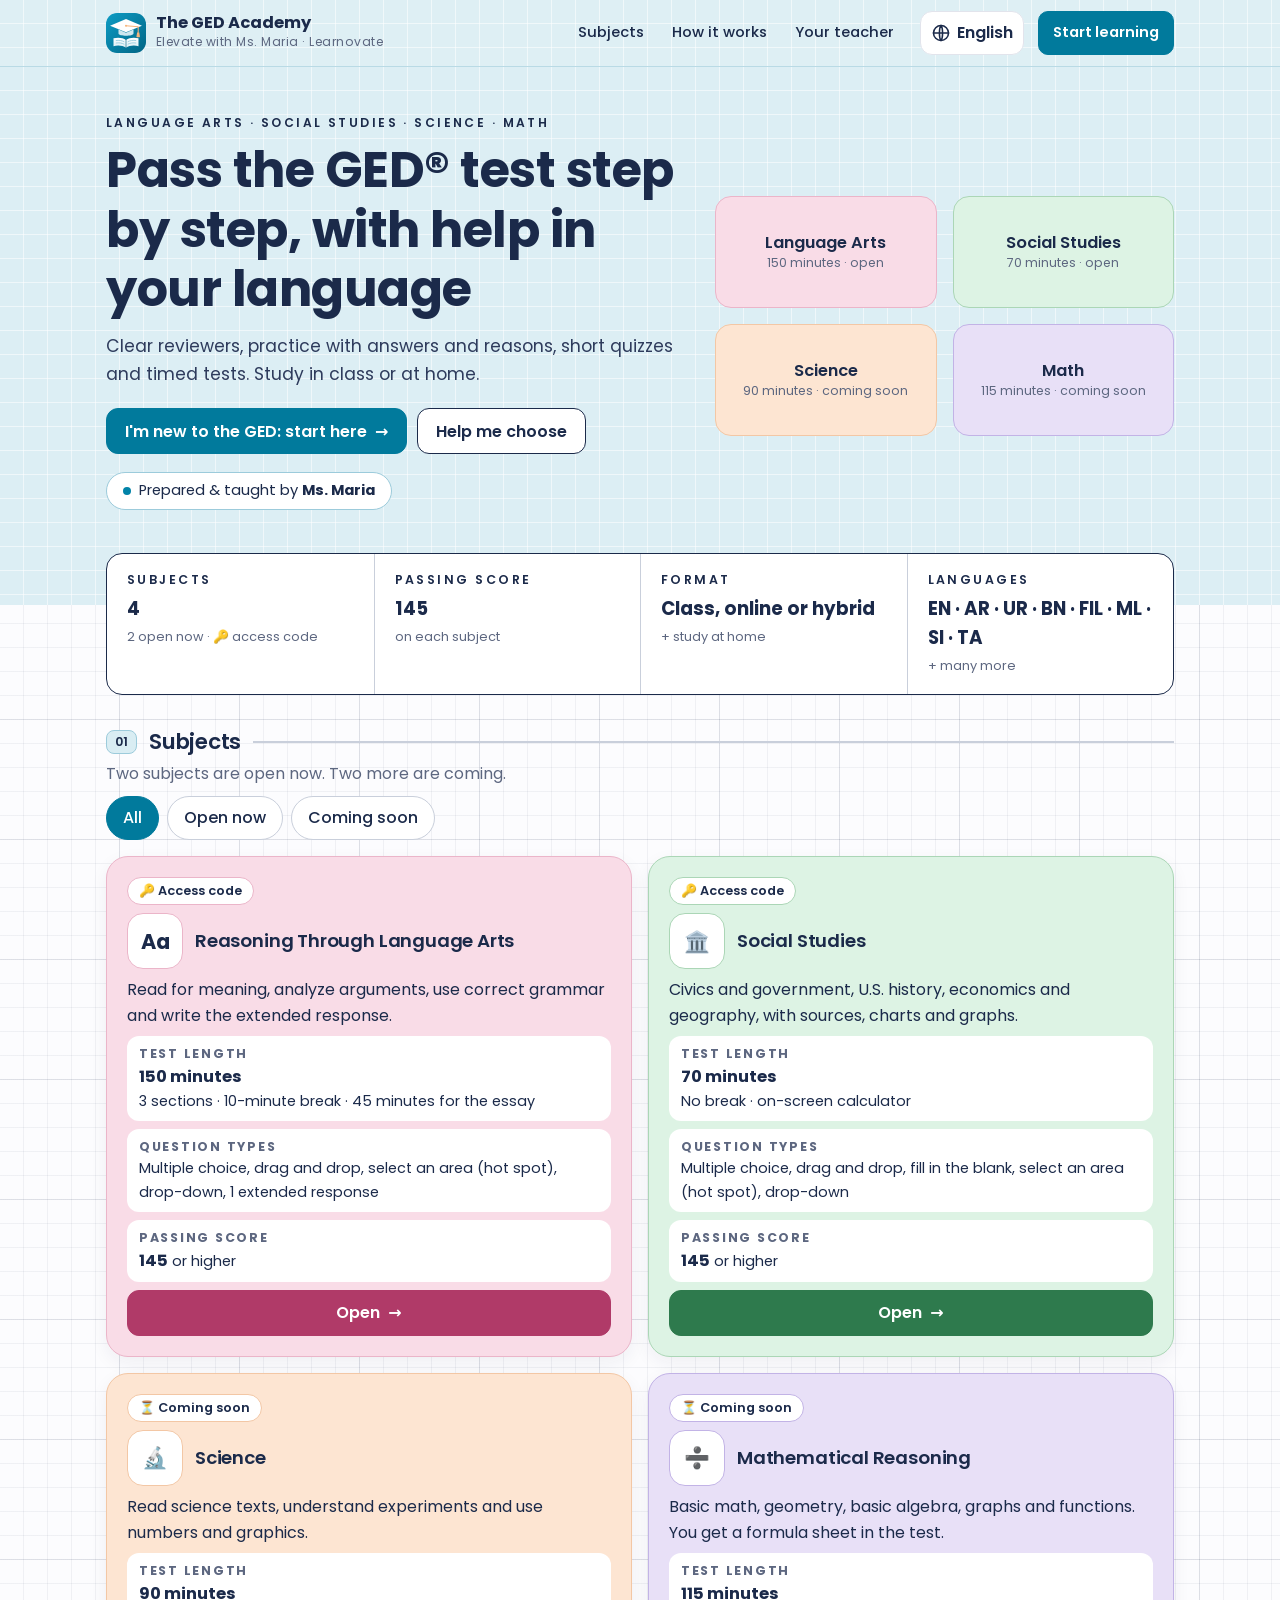
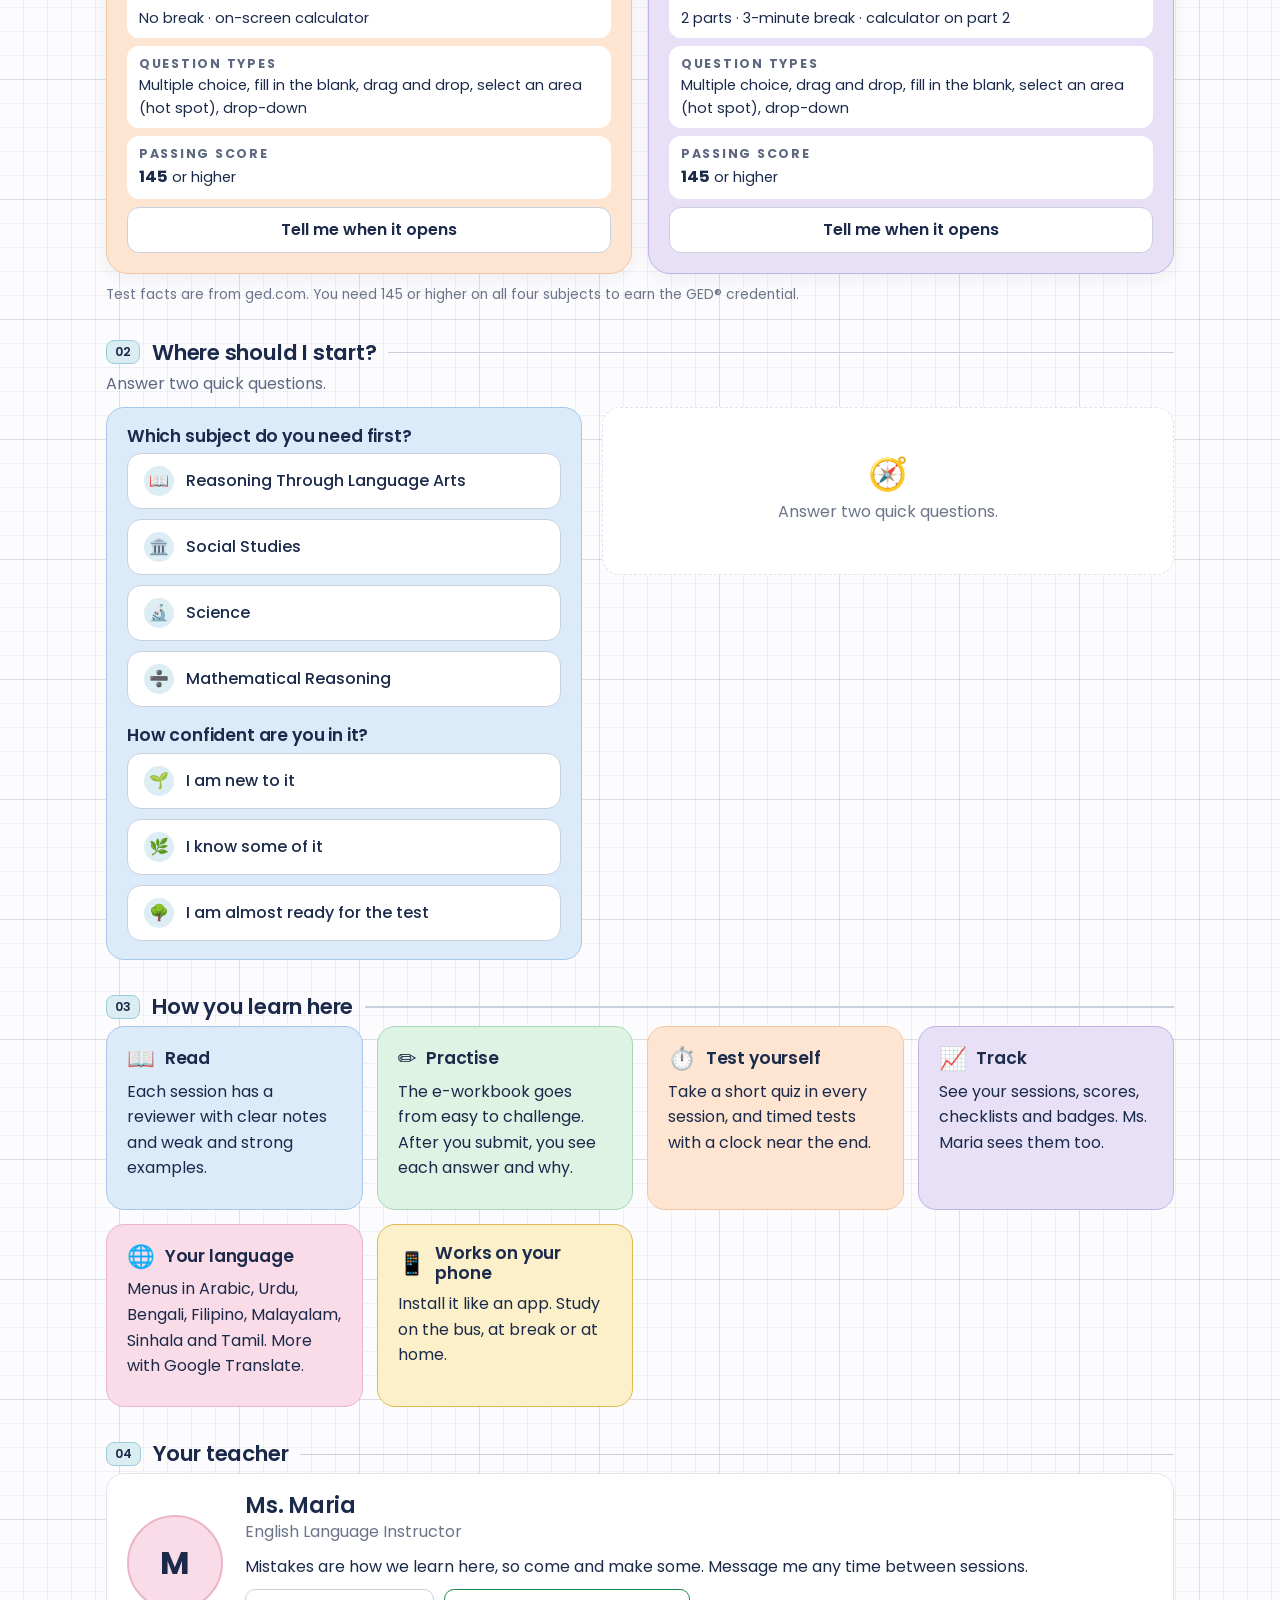
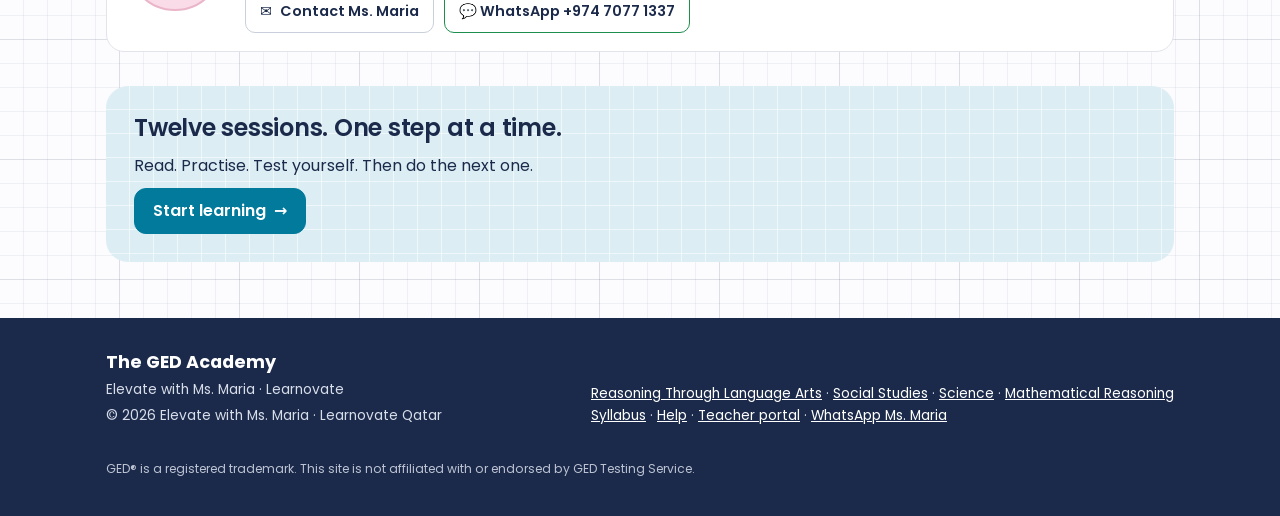
<file: index.html>
<!doctype html>
<html lang="en">
<head>
<meta charset="utf-8">
<meta name="viewport" content="width=device-width, initial-scale=1, viewport-fit=cover">
<title>The GED Academy | Pass the GED® test step by step</title>
<meta name="description" content="The GED Academy by Elevate with Ms. Maria and Learnovate. Twelve sessions per subject with reviewers, e-workbooks, quizzes and timed practice for Reasoning Through Language Arts and Social Studies. Menus in Arabic, Urdu, Bengali, Filipino, Malayalam, Sinhala and Tamil.">
<meta name="theme-color" content="#DCEEF4">
<meta name="apple-mobile-web-app-capable" content="yes">
<meta name="mobile-web-app-capable" content="yes">
<meta name="apple-mobile-web-app-title" content="GED Academy">
<link rel="manifest" href="manifest.webmanifest">
<link rel="icon" href="icons/academy.svg" type="image/svg+xml">
<link rel="apple-touch-icon" href="icons/apple-touch-icon.png">
<meta property="og:title" content="The GED Academy | Pass the GED® test step by step">
<meta property="og:description" content="Twelve sessions. One step at a time. Reviewers, e-workbooks, quizzes and timed practice, with help in your language.">
<meta property="og:image" content="icons/icon-512.png">
<link rel="preconnect" href="https://fonts.googleapis.com">
<link rel="preconnect" href="https://fonts.gstatic.com" crossorigin>
<link href="https://fonts.googleapis.com/css2?family=Poppins:wght@400;500;600;700&display=swap" rel="stylesheet">
<link rel="stylesheet" href="assets/academy.css">
<style>
.top{position:sticky;top:0;z-index:50;background:rgba(220,238,244,.94);backdrop-filter:blur(8px);border-bottom:1px solid #B9DAE5}
.top .wrap{display:flex;align-items:center;gap:14px;min-height:66px}
.logo{display:flex;align-items:center;gap:10px;text-decoration:none;margin-inline-end:auto;min-height:44px}
.logo img{width:40px;height:40px;border-radius:11px}
.logo b{display:block;font-size:1.02rem;line-height:1.1}
.logo small{display:block;font-size:.76rem;color:var(--ink2);letter-spacing:.04em}
.top nav{display:flex;gap:4px}
.top nav a{display:inline-flex;align-items:center;min-height:44px;padding:8px 12px;border-radius:10px;text-decoration:none;font-weight:500;font-size:.92rem}
.top nav a:hover{background:#fff}
.hero{background:var(--pink);padding:46px 0 86px}
.hero .wrap{display:grid;grid-template-columns:1.25fr 1fr;gap:36px;align-items:center}
.hero h1{font-size:clamp(1.9rem,5.2vw,3.1rem);margin:8px 0 14px}
.hero .lede{font-size:1.08rem;max-width:56ch;color:#2E3B5C}
.by{display:inline-block;background:#fff;border:1.5px solid var(--tint-b);border-radius:999px;padding:6px 16px;margin-top:18px;font-size:.92rem}
.by::before{content:"";display:inline-block;width:8px;height:8px;border-radius:50%;background:var(--brand);margin-inline-end:8px;vertical-align:middle}
.tiles4{display:grid;grid-template-columns:1fr 1fr;gap:16px}
.tiles4 a{min-height:112px;border-radius:16px;border:1.5px solid var(--b);background:var(--c);font-weight:600;font-size:1.02rem;display:grid;place-items:center;align-content:center;gap:2px;padding:12px;text-align:center;text-decoration:none;transition:transform .15s;line-height:1.25}
.tiles4 a:hover{transform:translateY(-3px) rotate(-1deg)}
.tiles4 a small{font-weight:400;font-size:.78rem;color:var(--ink2)}
.facts{margin-top:-52px;background:#fff;border:1.5px solid var(--navy);border-radius:16px;display:grid;grid-template-columns:repeat(4,1fr);position:relative;z-index:2}
.facts div{padding:16px 20px;border-inline-start:1.5px solid var(--line2)}
.facts div:first-child{border:0}
.facts small{display:block;font-size:.78rem;letter-spacing:.2em;font-weight:600;text-transform:uppercase}
.facts b{display:block;font-size:1.15rem;margin-top:4px}
.facts span{font-size:.8rem;color:var(--ink2)}
.paths{display:flex;flex-wrap:wrap;gap:8px;margin:6px 0 16px}
.paths button{border:1.5px solid var(--line2);background:#fff;border-radius:999px;padding:8px 16px;min-height:42px;cursor:pointer;font-weight:500}
.paths button[aria-pressed="true"]{background:var(--brand-d);color:#fff;border-color:var(--brand-d)}
.subj{display:flex;flex-direction:column;gap:8px;border-radius:22px;padding:20px;box-shadow:0 6px 18px rgba(27,42,74,.06)}
.subj .hd{display:flex;gap:12px;align-items:center}
.subj .ic{width:56px;height:56px;border-radius:16px;background:#fff;border:1.5px solid var(--b);display:grid;place-items:center;font-weight:700;font-size:1.3rem;flex:none}
.subj h3{font-size:1.15rem;margin:0}
.subj dl{margin:4px 0 0;display:grid;gap:6px}
.subj dl div{background:#fff;border-radius:12px;padding:8px 12px}
.subj dt{font-size:.78rem;letter-spacing:.14em;text-transform:uppercase;font-weight:700;color:var(--ink2)}
.subj dd{margin:0;font-size:.9rem}
.subj dd b{font-size:1.02rem}
.subj .go{margin-top:auto}
/* four equal boxes: 2 x 2 on wide screens, one column on a phone; the inner boxes line up across each row */
#subjGrid{grid-template-columns:1fr 1fr;gap:16px}
@media (max-width:700px){#subjGrid{grid-template-columns:1fr}}
@supports (grid-template-rows:subgrid){.subj{display:grid;grid-template-rows:subgrid;grid-row:span 7;gap:8px}.subj dl{display:contents}.subj .status{justify-self:start}.subj .go{margin-top:0;align-self:end}}
.subj.soon{background:repeating-linear-gradient(135deg,var(--c),var(--c) 14px,#fff0 14px,#fff0 15px),var(--c)}
.subj .status{align-self:flex-start;background:#fff}
.finder{display:grid;grid-template-columns:1fr 1.2fr;gap:20px;align-items:start}
.opts{display:grid;gap:10px}
.opts button{display:flex;align-items:center;gap:12px;text-align:start;border:1.5px solid var(--line2);background:#fff;border-radius:14px;padding:12px 16px;cursor:pointer;font-weight:500;min-height:52px}
.opts button:hover{border-color:var(--navy)}
.opts button[aria-pressed="true"]{background:var(--blue);border-color:var(--navy);box-shadow:inset 0 0 0 1.5px var(--navy)}
.opts button i{font-style:normal;width:30px;height:30px;border-radius:50%;background:var(--pink);display:grid;place-items:center;flex:none}
.feat .card h3{display:flex;align-items:center;gap:10px}
.feat .card h3 span:first-child{font-size:1.4rem}
.teacher{display:grid;grid-template-columns:auto 1fr;gap:22px;align-items:center}
.avatar{width:96px;height:96px;border-radius:50%;background:var(--rose);border:2px solid var(--rose-b);display:grid;place-items:center;font-size:2rem;font-weight:700}
.end{background:var(--pink);border-radius:22px;padding:28px;margin-top:34px}
.end h2{font-size:1.5rem}
.tm{font-size:.76rem;opacity:.85;margin-top:12px;flex-basis:100%}
@media (max-width:860px){.hero .wrap,.finder{grid-template-columns:1fr}.top nav{display:none}.facts{grid-template-columns:1fr 1fr}.facts div:nth-child(3){border:0}.facts div:nth-child(n+3){border-top:1.5px solid var(--line2)}}
@media (max-width:520px){.tiles4 a{min-height:88px}.teacher{grid-template-columns:1fr}.logo small{display:none}.top .btn.primary{display:none}.hero{padding-top:28px}.facts div{padding:12px 14px}}
</style>
</head>
<body>
<a class="skip" href="#main">Skip to content</a>
<div class="trbar" id="trbar" hidden></div>
<header class="top">
 <div class="wrap">
  <a class="logo" href="./"><img src="icons/academy.svg" alt=""><span class="notranslate" translate="no"><b>The GED Academy</b><small>Elevate with Ms. Maria · Learnovate</small></span></a>
  <nav aria-label="Main"><a href="#subjects" data-i18n="nav_subjects">Subjects</a><a href="#how" data-i18n="nav_how">How it works</a><a href="#teacher" data-i18n="nav_teacher">Your teacher</a></nav>
  <div class="lang" data-langmenu></div>
  <a class="btn primary sm" href="rla/" data-i18n="nav_start">Start learning</a>
 </div>
</header>

<main id="main">
<section class="hero">
 <div class="wrap">
  <div>
   <p class="eyebrow notranslate" translate="no" data-en>Language Arts · Social Studies · Science · Math</p>
   <h1 data-i18n="hero_title">Pass the GED® test step by step, with help in your language</h1>
   <p class="lede" data-i18n="hero_lede">Clear reviewers, practice with answers and reasons, short quizzes and timed tests. Study in class or at home.</p>
   <div class="row" style="margin-top:20px">
    <a class="btn primary" href="rla/#/session/1"><span data-i18n="btn_new">I'm new to the GED: start here</span> <span aria-hidden="true">→</span></a>
    <a class="btn" href="#finder" data-i18n="btn_find">Help me choose</a>
   </div>
   <p class="by" data-en>Prepared &amp; taught by <b>Ms. Maria</b></p>
  </div>
  <div>
   <div class="tiles4 notranslate" data-en translate="no" aria-label="The four GED subjects">
    <a class="t-rose" href="rla/">Language Arts<small>150 minutes · open</small></a>
    <a class="t-green" href="social-studies/">Social Studies<small>70 minutes · open</small></a>
    <a class="t-peach" href="#subjects">Science<small>90 minutes · coming soon</small></a>
    <a class="t-lav" href="#subjects">Math<small>115 minutes · coming soon</small></a>
   </div>
  </div>
 </div>
</section>

<div class="wrap">
 <div class="facts" data-en>
  <div><small>Subjects</small><b>4</b><span>2 open now · 🔑 access code</span></div>
  <div><small>Passing score</small><b>145</b><span>on each subject</span></div>
  <div><small>Format</small><b>Class, online or hybrid</b><span>+ study at home</span></div>
  <div><small>Languages</small><b class="notranslate" translate="no">EN · AR · UR · BN · FIL · ML · SI · TA</b><span>+ many more</span></div>
 </div>

 <div class="sh" id="subjects"><span class="no">01</span><h2 data-i18n="subjects_title">Subjects</h2></div>
 <p data-i18n="subjects_sub">Two subjects are open now. Two more are coming.</p>
 <div class="paths" role="group" aria-label="Filter subjects">
  <button type="button" data-path="" aria-pressed="true" data-i18n="f_all">All</button>
  <button type="button" data-path="open" aria-pressed="false" data-i18n="f_open">Open now</button>
  <button type="button" data-path="soon" aria-pressed="false" data-i18n="f_soon">Coming soon</button>
 </div>
 <div class="grid" id="subjGrid" data-en></div>
 <p class="small muted" style="margin-top:10px">Test facts are from ged.com. You need 145 or higher on all four subjects to earn the GED® credential.</p>

 <div class="sh" id="finder"><span class="no">02</span><h2 data-i18n="finder_title">Where should I start?</h2></div>
 <p data-i18n="finder_sub">Answer two quick questions.</p>
 <div class="finder">
  <div class="card t-blue" style="background:var(--c)">
   <h3 data-i18n="q_subject">Which subject do you need first?</h3>
   <div class="opts" data-q="subject">
    <button type="button" data-v="rla" aria-pressed="false"><i>📖</i><span class="notranslate" translate="no">Reasoning Through Language Arts</span></button>
    <button type="button" data-v="ss" aria-pressed="false"><i>🏛️</i><span class="notranslate" translate="no">Social Studies</span></button>
    <button type="button" data-v="science" aria-pressed="false"><i>🔬</i><span class="notranslate" translate="no">Science</span></button>
    <button type="button" data-v="math" aria-pressed="false"><i>➗</i><span class="notranslate" translate="no">Mathematical Reasoning</span></button>
   </div>
   <h3 style="margin-top:18px" data-i18n="q_conf">How confident are you in it?</h3>
   <div class="opts" data-q="conf">
    <button type="button" data-v="new" aria-pressed="false"><i>🌱</i><span data-i18n="conf_new">I am new to it</span></button>
    <button type="button" data-v="some" aria-pressed="false"><i>🌿</i><span data-i18n="conf_some">I know some of it</span></button>
    <button type="button" data-v="good" aria-pressed="false"><i>🌳</i><span data-i18n="conf_good">I am almost ready for the test</span></button>
   </div>
  </div>
  <div id="advice" aria-live="polite" data-en></div>
 </div>

 <div class="sh" id="how"><span class="no">03</span><h2 data-i18n="how_title">How you learn here</h2></div>
 <div class="grid feat">
  <div class="card t-blue" style="background:var(--c)"><h3><span>📖</span><span data-i18n="f_read">Read</span></h3><p data-i18n="f_read_d">Each session has a reviewer with clear notes and weak and strong examples.</p></div>
  <div class="card t-green" style="background:var(--c)"><h3><span>✏️</span><span data-i18n="f_practise">Practise</span></h3><p data-i18n="f_practise_d">The e-workbook goes from easy to challenge. After you submit, you see each answer and why.</p></div>
  <div class="card t-peach" style="background:var(--c)"><h3><span>⏱️</span><span data-i18n="f_test">Test yourself</span></h3><p data-i18n="f_test_d">Take a short quiz in every session, and timed tests with a clock near the end.</p></div>
  <div class="card t-lav" style="background:var(--c)"><h3><span>📈</span><span data-i18n="f_track">Track</span></h3><p data-i18n="f_track_d">See your sessions, scores, checklists and badges. Ms. Maria sees them too.</p></div>
  <div class="card t-rose" style="background:var(--c)"><h3><span>🌐</span><span data-i18n="f_lang">Your language</span></h3><p data-i18n="f_lang_d">Menus in Arabic, Urdu, Bengali, Filipino, Malayalam, Sinhala and Tamil. More with Google Translate.</p></div>
  <div class="card t-gold" style="background:var(--c)"><h3><span>📱</span><span data-i18n="f_app">Works on your phone</span></h3><p data-i18n="f_app_d">Install it like an app. Study on the bus, at break or at home.</p></div>
 </div>

 <div class="sh" id="teacher"><span class="no">04</span><h2 data-i18n="teacher_title">Your teacher</h2></div>
 <div class="card teacher">
  <div class="avatar" aria-hidden="true">M</div>
  <div>
   <h3 style="font-size:1.4rem;margin:0">Ms. Maria</h3>
   <p class="muted" data-i18n="teacher_role">English Language Instructor</p>
   <p data-i18n="teacher_text">Mistakes are how we learn here, so come and make some. Message me any time between sessions.</p>
   <div class="row"><a class="btn soft sm" href="mailto:maria@me.learnovateqa.com?subject=The%20GED%20Academy">✉️ <span data-i18n="contact">Contact Ms. Maria</span></a><a class="btn soft sm" style="border-color:#1E8E4E" href="https://wa.me/97470771337?text=Hello%20Ms.%20Maria%2C%20I%20am%20interested%20in%20The%20GED%20Academy." target="_blank" rel="noopener">💬 WhatsApp +974 7077 1337</a></div>
  </div>
 </div>

 <div class="end" data-en>
  <h2>Twelve sessions. One step at a time.</h2>
  <p>Read. Practise. Test yourself. Then do the next one.</p>
  <a class="btn primary" href="rla/#/session/1"><span data-i18n="nav_start">Start learning</span> <span aria-hidden="true">→</span></a>
 </div>
</div>
</main>

<footer class="foot" data-en>
 <div class="wrap">
  <div><b style="font-size:1.1rem">The GED Academy</b><br><span class="small">Elevate with Ms. Maria · Learnovate</span><br><span class="small">© 2026 Elevate with Ms. Maria · Learnovate Qatar</span></div>
  <div class="small"><a href="rla/">Reasoning Through Language Arts</a> · <a href="social-studies/">Social Studies</a> · <a href="#subjects">Science</a> · <a href="#subjects">Mathematical Reasoning</a><br><a href="rla/#/syllabus">Syllabus</a> · <a href="rla/#/help">Help</a> · <a href="teacher/">Teacher portal</a> · <a href="https://wa.me/97470771337" target="_blank" rel="noopener">WhatsApp Ms. Maria</a></div>
  <p class="tm">GED® is a registered trademark. This site is not affiliated with or endorsed by GED Testing Service.</p>
 </div>
</footer>

<script src="assets/i18n.js"></script>
<script src="assets/core.js" data-sw="sw.js"></script>
<script src="assets/subjects.js"></script>
<script>
(function () {
  const { esc, t } = GED, MAIL = "maria@me.learnovateqa.com";
  const mail = s => `mailto:${MAIL}?subject=${encodeURIComponent("Tell me when it opens: GED " + s.title)}`;
  const grid = document.getElementById("subjGrid");
  let path = "";
  function draw() {
    grid.innerHTML = SUBJECTS.filter(s => !path || s.status === path).map(s => {
      const open = s.status === "open";
      return `<div class="card subj t-${s.tone} ${open ? "" : "soon"}" style="background-color:var(--c)">
        <span class="status chip">${open ? "🔑 " + esc(t("code_required")) : "⏳ " + esc(t("soon"))}</span>
        <div class="hd"><span class="ic notranslate" translate="no" aria-hidden="true">${esc(s.icon)}</span><h3 class="notranslate" translate="no">${esc(s.title)}</h3></div>
        <p style="margin:0">${esc(s.blurb)}</p>
        <dl>
          <div><dt>Test length</dt><dd><b>${esc(s.time)}</b><br>${esc(s.parts)}</dd></div>
          <div><dt>Question types</dt><dd>${esc(s.types)}</dd></div>
          <div><dt>Passing score</dt><dd><b>${esc(GED_PASS)}</b> or higher</dd></div>
        </dl>
        ${open ? `<a class="btn primary go" style="background:${s.accent};border-color:${s.accent}" href="${s.href}">${esc(t("open_subject"))} <span aria-hidden="true">→</span></a>` : `<a class="btn soft go" href="${mail(s)}">${esc(t("notify"))}</a>`}
      </div>`;
    }).join("");
  }
  draw();
  document.querySelectorAll("[data-path]").forEach(b => b.onclick = () => {
    document.querySelectorAll("[data-path]").forEach(x => x.setAttribute("aria-pressed", x === b));
    path = b.dataset.path; draw();
  });

  /* subject finder: two questions, one starting session */
  const START = {
    rla: { new: [1, "GED RLA introduction and diagnostic", "Learn how the test works. Then find your strong and weak skills."],
           some: [2, "Reading for meaning", "Do the Session 1 diagnostic first if you can. Then build your reading skills."],
           good: [11, "RLA master review and mixed practice", "Review everything. Then take the mock test in Session 12."] },
    ss:  { new: [1, "GED Social Studies introduction and fundamentals", "Learn what the test expects. Then learn the four-step strategy."],
           some: [2, "Civics and government I", "Civics and government is the biggest topic. Start there."],
           good: [10, "Mixed practice test I", "Take a timed practice test. Then review your errors."] }
  };
  const ans = {}, S = id => SUBJECTS.find(s => s.id === id);
  function advise() {
    const box = document.getElementById("advice");
    if (!ans.subject || !ans.conf) { box.innerHTML = `<div class="card" style="border-style:dashed;text-align:center;padding:40px 20px"><p style="font-size:2rem;margin:0" aria-hidden="true">🧭</p><p class="muted">${esc(t("finder_sub"))}</p></div>`; return; }
    const s = S(ans.subject), again = `<button class="btn soft sm" type="button" id="again">${esc(t("start_over"))}</button>`;
    if (s.status !== "open") {
      box.innerHTML = `<div class="card t-${s.tone}" style="background:var(--c)"><p class="eyebrow">⏳ ${esc(t("soon"))}</p><h3 class="notranslate" translate="no">${esc(s.title)}</h3>
        <p>This subject is not open yet. Start with Reasoning Through Language Arts now. Its reading skills help you in every GED subject.</p>
        <div class="row"><a class="btn primary sm" href="rla/#/session/1">RLA · Session 1 <span aria-hidden="true">→</span></a><a class="btn soft sm" href="${mail(s)}">${esc(t("notify"))}</a>${again}</div></div>`;
    } else {
      const [n, title, why] = START[s.id][ans.conf];
      box.innerHTML = `<div class="card t-rose" style="background:var(--c)"><p class="eyebrow">${esc(t("we_recommend"))}</p>
        <div class="box t-${s.tone}" style="margin:10px 0"><b class="notranslate" translate="no">${esc(s.short)} · Session ${n}</b><br><span class="notranslate" translate="no">${esc(title)}</span><br><span class="small muted">🔑 ${esc(t("code_required"))}</span></div>
        <p class="small">💡 ${esc(why)}</p>
        <div class="row"><a class="btn primary sm" href="${s.href}#/session/${n}">${esc(t("open_subject"))} <span aria-hidden="true">→</span></a>${again}</div></div>`;
    }
    document.getElementById("again").onclick = () => { delete ans.subject; delete ans.conf; document.querySelectorAll(".opts button").forEach(b => b.setAttribute("aria-pressed", "false")); advise(); };
  }
  document.querySelectorAll(".opts").forEach(g => g.querySelectorAll("button").forEach(b => b.onclick = () => {
    g.querySelectorAll("button").forEach(x => x.setAttribute("aria-pressed", x === b)); ans[g.dataset.q] = b.dataset.v; advise();
  }));
  advise();
  document.addEventListener("ged-lang", () => { draw(); advise(); });
})();
</script>
</body>
</html>
</file>
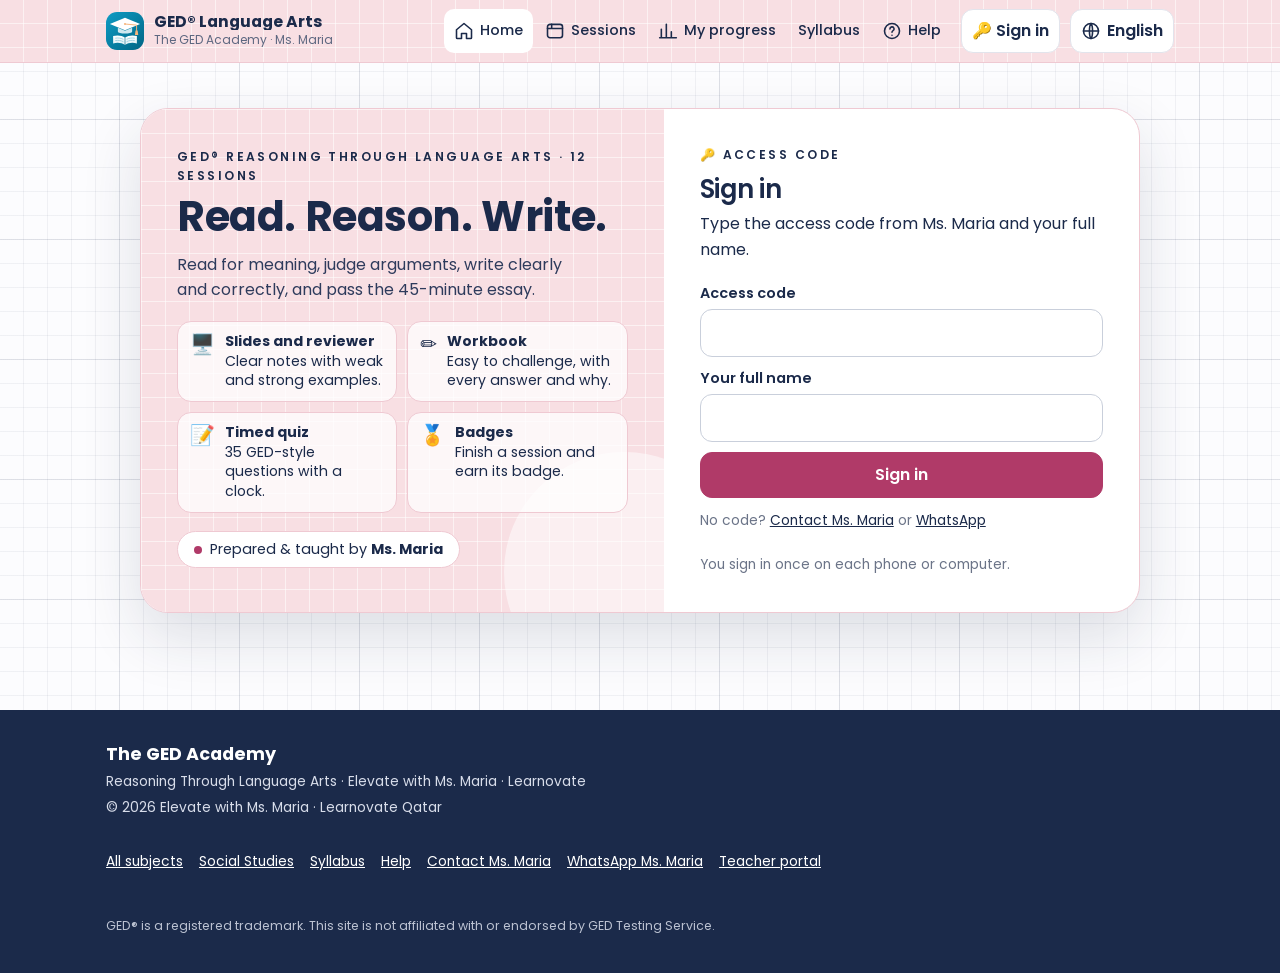
<file: rla/index.html>
<!doctype html>
<html lang="en">
<head>
<meta charset="utf-8">
<meta name="viewport" content="width=device-width, initial-scale=1, viewport-fit=cover">
<title>Reasoning Through Language Arts · The GED Academy</title>
<meta name="description" content="GED® Reasoning Through Language Arts: twelve sessions with a reviewer, e-workbook, short quiz and checklist in each one. The GED Academy · Elevate with Ms. Maria · Learnovate.">
<meta name="theme-color" content="#DCEEF4">
<meta name="apple-mobile-web-app-capable" content="yes">
<meta name="mobile-web-app-capable" content="yes">
<meta name="apple-mobile-web-app-title" content="GED Academy">
<link rel="manifest" href="../manifest.webmanifest">
<link rel="icon" href="../icons/academy.svg" type="image/svg+xml">
<link rel="apple-touch-icon" href="../icons/apple-touch-icon.png">
<link rel="preconnect" href="https://fonts.googleapis.com">
<link rel="preconnect" href="https://fonts.gstatic.com" crossorigin>
<link href="https://fonts.googleapis.com/css2?family=Poppins:wght@400;500;600;700&display=swap" rel="stylesheet">
<link rel="stylesheet" href="../assets/academy.css">
<link rel="stylesheet" href="../assets/hub.css">
</head>
<body>
<a class="skip" href="#main">Skip to content</a>
<svg width="0" height="0" style="position:absolute" aria-hidden="true"><defs>
<symbol id="i-home" viewBox="0 0 24 24"><path d="M3 10.5 12 3l9 7.5V20a1 1 0 0 1-1 1h-5v-6H9v6H4a1 1 0 0 1-1-1z"/></symbol>
<symbol id="i-sessions" viewBox="0 0 24 24"><rect x="3" y="4" width="18" height="16" rx="3"/><path d="M3 9h18M8 4v5"/></symbol>
<symbol id="i-me" viewBox="0 0 24 24"><path d="M4 20V10M10 20V4M16 20v-7M22 20H2"/></symbol>
<symbol id="i-help" viewBox="0 0 24 24"><circle cx="12" cy="12" r="9"/><path d="M9.5 9.5a2.5 2.5 0 1 1 3.5 2.3c-.7.4-1 1-1 1.7M12 17h.01"/></symbol>
</defs></svg>
<div class="trbar" id="trbar" hidden></div>
<header class="top">
 <div class="wrap">
  <a class="logo" href="../" aria-label="The GED Academy home page"><img src="../icons/academy.svg" alt=""><span class="notranslate" translate="no"><b>GED® Language Arts</b><small>The GED Academy · Ms. Maria</small></span></a>
  <nav class="navl" aria-label="Main">
   <a href="#/"><svg class="i"><use href="#i-home"/></svg><span data-i18n="home">Home</span></a>
   <a href="#/sessions"><svg class="i"><use href="#i-sessions"/></svg><span data-i18n="sessions">Sessions</span></a>
   <a href="#/me"><svg class="i"><use href="#i-me"/></svg><span data-i18n="progress">My progress</span></a>
   <a href="#/syllabus"><span data-i18n="syllabus">Syllabus</span></a>
   <a href="#/help"><svg class="i"><use href="#i-help"/></svg><span data-i18n="help">Help</span></a>
  </nav>
  <button class="iconbtn" id="signBtn" type="button" hidden>🔑 Sign in</button>
  <div class="lang" data-langmenu></div>
 </div>
</header>

<main id="main" tabindex="-1" data-en><div class="loader"><span class="ldots"><i></i><i></i><i></i><i></i></span><p>Opening…</p></div></main>

<footer class="foot" data-en>
 <div class="wrap">
  <div><b style="font-size:1.1rem">The GED Academy</b><br><span class="small">Reasoning Through Language Arts · Elevate with Ms. Maria · Learnovate</span><br><span class="small">© 2026 Elevate with Ms. Maria · Learnovate Qatar</span></div>
  <nav class="small fl" aria-label="Footer"><a href="../">All subjects</a><a href="../social-studies/">Social Studies</a><a href="#/syllabus">Syllabus</a><a href="#/help">Help</a><a href="mailto:maria@me.learnovateqa.com?subject=The%20GED%20Academy">Contact Ms. Maria</a><a href="https://wa.me/97470771337" target="_blank" rel="noopener">WhatsApp Ms. Maria</a><a href="../teacher/">Teacher portal</a></nav>
  <p class="tm">GED® is a registered trademark. This site is not affiliated with or endorsed by GED Testing Service.</p>
 </div>
</footer>

<nav class="tabs" aria-label="Main">
 <a href="#/"><svg class="i"><use href="#i-home"/></svg><span data-i18n="home">Home</span></a>
 <a href="#/sessions"><svg class="i"><use href="#i-sessions"/></svg><span data-i18n="sessions">Sessions</span></a>
 <a href="#/me"><svg class="i"><use href="#i-me"/></svg><span data-i18n="progress">My progress</span></a>
 <a href="#/help"><svg class="i"><use href="#i-help"/></svg><span data-i18n="help">Help</span></a>
</nav>

<script src="../assets/i18n.js"></script>
<script src="../assets/core.js" data-sw="../sw.js"></script>
<script src="config.js"></script>
<script src="data.js"></script>
<script src="../assets/hub.js"></script>
</body>
</html>
</file>
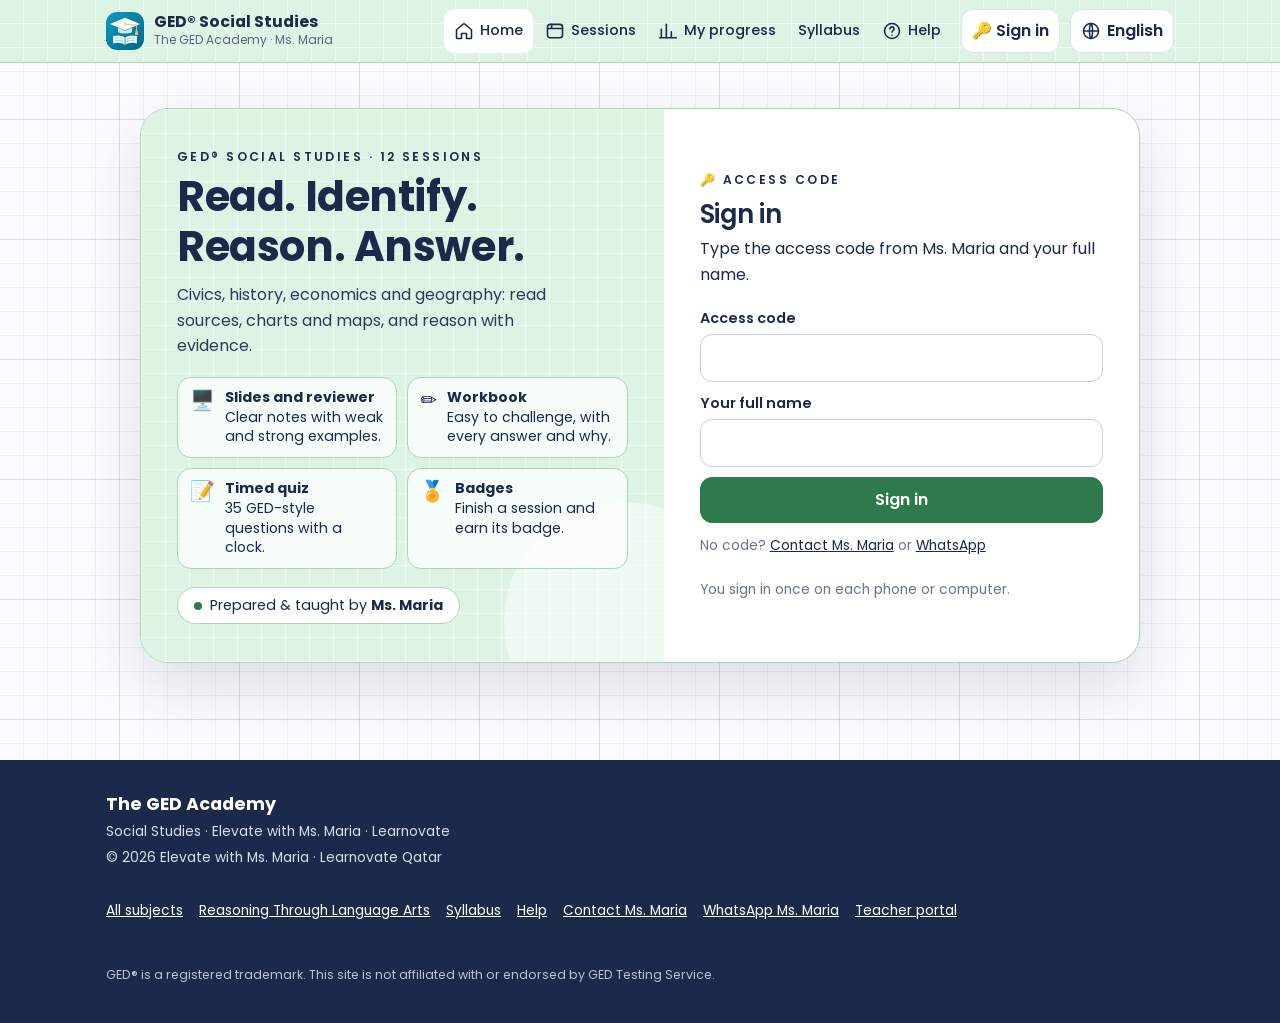
<file: social-studies/index.html>
<!doctype html>
<html lang="en">
<head>
<meta charset="utf-8">
<meta name="viewport" content="width=device-width, initial-scale=1, viewport-fit=cover">
<title>Social Studies · The GED Academy</title>
<meta name="description" content="GED® Social Studies: twelve sessions with a reviewer, e-workbook, short quiz and checklist in each one. The GED Academy · Elevate with Ms. Maria · Learnovate.">
<meta name="theme-color" content="#DCEEF4">
<meta name="apple-mobile-web-app-capable" content="yes">
<meta name="mobile-web-app-capable" content="yes">
<meta name="apple-mobile-web-app-title" content="GED Academy">
<link rel="manifest" href="../manifest.webmanifest">
<link rel="icon" href="../icons/academy.svg" type="image/svg+xml">
<link rel="apple-touch-icon" href="../icons/apple-touch-icon.png">
<link rel="preconnect" href="https://fonts.googleapis.com">
<link rel="preconnect" href="https://fonts.gstatic.com" crossorigin>
<link href="https://fonts.googleapis.com/css2?family=Poppins:wght@400;500;600;700&display=swap" rel="stylesheet">
<link rel="stylesheet" href="../assets/academy.css">
<link rel="stylesheet" href="../assets/hub.css">
</head>
<body>
<a class="skip" href="#main">Skip to content</a>
<svg width="0" height="0" style="position:absolute" aria-hidden="true"><defs>
<symbol id="i-home" viewBox="0 0 24 24"><path d="M3 10.5 12 3l9 7.5V20a1 1 0 0 1-1 1h-5v-6H9v6H4a1 1 0 0 1-1-1z"/></symbol>
<symbol id="i-sessions" viewBox="0 0 24 24"><rect x="3" y="4" width="18" height="16" rx="3"/><path d="M3 9h18M8 4v5"/></symbol>
<symbol id="i-me" viewBox="0 0 24 24"><path d="M4 20V10M10 20V4M16 20v-7M22 20H2"/></symbol>
<symbol id="i-help" viewBox="0 0 24 24"><circle cx="12" cy="12" r="9"/><path d="M9.5 9.5a2.5 2.5 0 1 1 3.5 2.3c-.7.4-1 1-1 1.7M12 17h.01"/></symbol>
</defs></svg>
<div class="trbar" id="trbar" hidden></div>
<header class="top">
 <div class="wrap">
  <a class="logo" href="../" aria-label="The GED Academy home page"><img src="../icons/academy.svg" alt=""><span class="notranslate" translate="no"><b>GED® Social Studies</b><small>The GED Academy · Ms. Maria</small></span></a>
  <nav class="navl" aria-label="Main">
   <a href="#/"><svg class="i"><use href="#i-home"/></svg><span data-i18n="home">Home</span></a>
   <a href="#/sessions"><svg class="i"><use href="#i-sessions"/></svg><span data-i18n="sessions">Sessions</span></a>
   <a href="#/me"><svg class="i"><use href="#i-me"/></svg><span data-i18n="progress">My progress</span></a>
   <a href="#/syllabus"><span data-i18n="syllabus">Syllabus</span></a>
   <a href="#/help"><svg class="i"><use href="#i-help"/></svg><span data-i18n="help">Help</span></a>
  </nav>
  <button class="iconbtn" id="signBtn" type="button" hidden>🔑 Sign in</button>
  <div class="lang" data-langmenu></div>
 </div>
</header>

<main id="main" tabindex="-1" data-en><div class="loader"><span class="ldots"><i></i><i></i><i></i><i></i></span><p>Opening…</p></div></main>

<footer class="foot" data-en>
 <div class="wrap">
  <div><b style="font-size:1.1rem">The GED Academy</b><br><span class="small">Social Studies · Elevate with Ms. Maria · Learnovate</span><br><span class="small">© 2026 Elevate with Ms. Maria · Learnovate Qatar</span></div>
  <nav class="small fl" aria-label="Footer"><a href="../">All subjects</a><a href="../rla/">Reasoning Through Language Arts</a><a href="#/syllabus">Syllabus</a><a href="#/help">Help</a><a href="mailto:maria@me.learnovateqa.com?subject=The%20GED%20Academy">Contact Ms. Maria</a><a href="https://wa.me/97470771337" target="_blank" rel="noopener">WhatsApp Ms. Maria</a><a href="../teacher/">Teacher portal</a></nav>
  <p class="tm">GED® is a registered trademark. This site is not affiliated with or endorsed by GED Testing Service.</p>
 </div>
</footer>

<nav class="tabs" aria-label="Main">
 <a href="#/"><svg class="i"><use href="#i-home"/></svg><span data-i18n="home">Home</span></a>
 <a href="#/sessions"><svg class="i"><use href="#i-sessions"/></svg><span data-i18n="sessions">Sessions</span></a>
 <a href="#/me"><svg class="i"><use href="#i-me"/></svg><span data-i18n="progress">My progress</span></a>
 <a href="#/help"><svg class="i"><use href="#i-help"/></svg><span data-i18n="help">Help</span></a>
</nav>

<script src="../assets/i18n.js"></script>
<script src="../assets/core.js" data-sw="../sw.js"></script>
<script src="config.js"></script>
<script src="data.js"></script>
<script src="../assets/hub.js"></script>
</body>
</html>
</file>
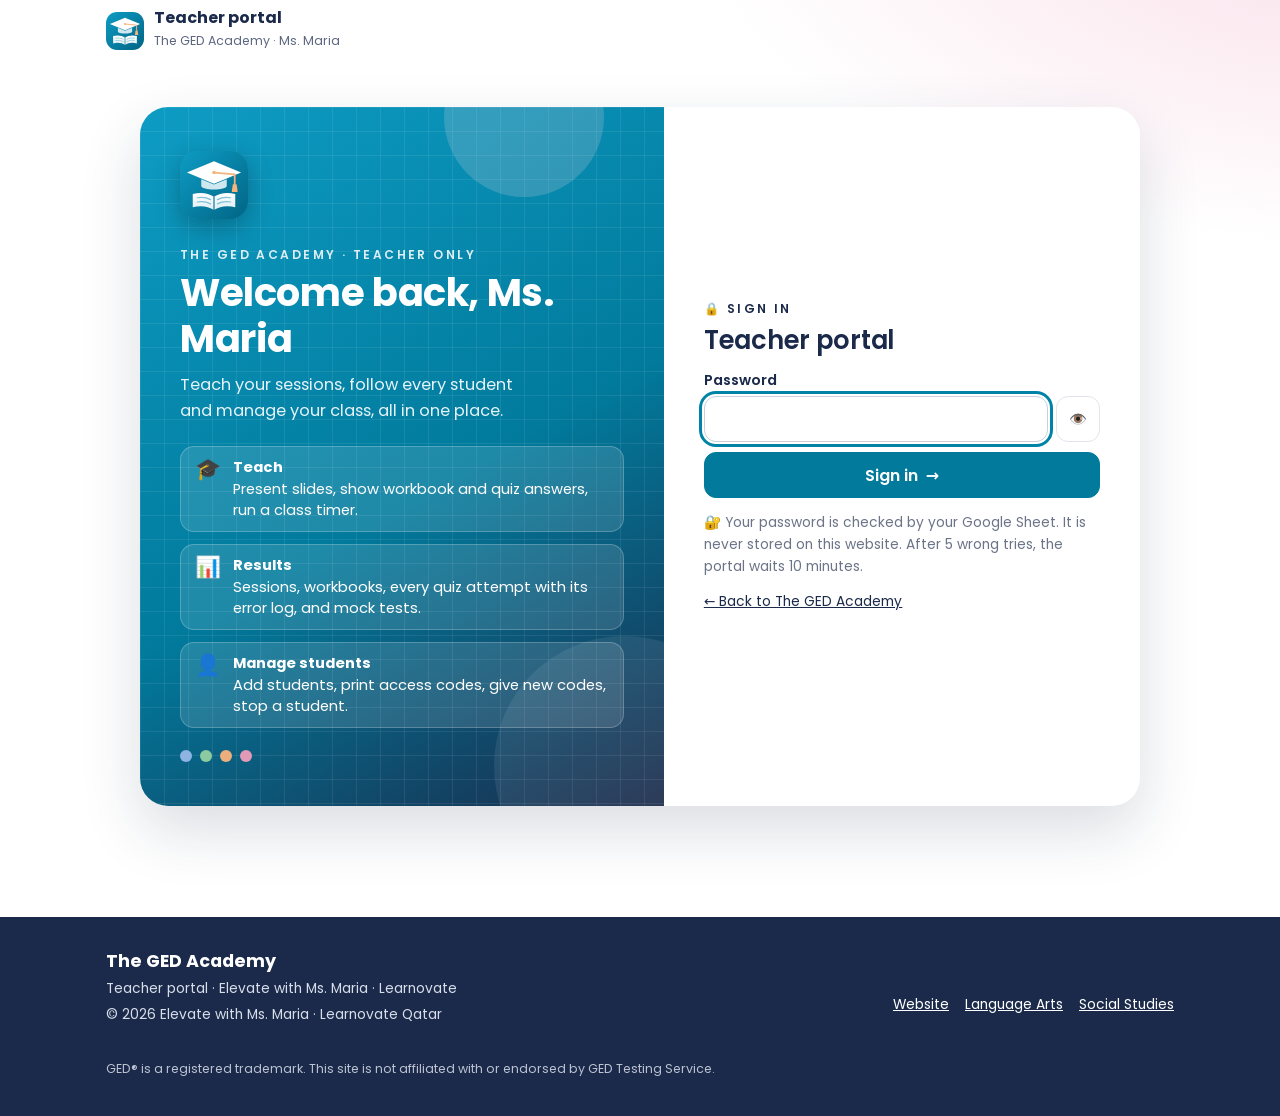
<file: teacher/index.html>
<!doctype html>
<html lang="en">
<head>
<meta charset="utf-8">
<meta name="viewport" content="width=device-width, initial-scale=1, viewport-fit=cover">
<meta name="robots" content="noindex">
<title>Teacher portal · The GED Academy</title>
<meta name="theme-color" content="#DCEEF4">
<link rel="icon" href="../icons/academy.svg" type="image/svg+xml">
<link rel="preconnect" href="https://fonts.googleapis.com">
<link rel="preconnect" href="https://fonts.gstatic.com" crossorigin>
<link href="https://fonts.googleapis.com/css2?family=Poppins:wght@400;500;600;700&display=swap" rel="stylesheet">
<link rel="stylesheet" href="../assets/academy.css">
<style>
.top{background:var(--pink);border-bottom:1px solid #B9DAE5}
.top .wrap{display:flex;align-items:center;gap:10px;min-height:62px}
.logo{display:flex;align-items:center;gap:10px;text-decoration:none;margin-inline-end:auto;min-height:44px}
.logo img{width:38px;height:38px;border-radius:11px}
.logo b{display:block;line-height:1.1}.logo small{font-size:.78rem;color:var(--ink2)}
main{max-width:1100px;margin:0 auto;padding:18px 16px 60px}
.field{display:block;margin:10px 0}.field span{display:block;font-weight:600;font-size:.9rem;margin-bottom:4px}
.field input,.bar2 select,.bar2 input{width:100%;min-height:46px;border:1.5px solid var(--line2);border-radius:12px;padding:0 12px;background:#fff}
.bar2{display:grid;grid-template-columns:repeat(auto-fit,minmax(170px,1fr));gap:10px;margin:12px 0;align-items:end}
.bar2 label span{display:block;font-size:.76rem;font-weight:600;margin-bottom:2px}
.scroll{overflow-x:auto;border:1.5px solid var(--line);border-radius:14px}
table{border-collapse:collapse;width:100%;font-size:.9rem}
th,td{padding:9px 12px;text-align:start;border-bottom:1px solid var(--line);white-space:nowrap}
th{background:var(--blue);position:sticky;top:0;font-size:.78rem}
tbody tr.st{cursor:pointer}tbody tr.st:hover{background:var(--soft)}
td.det{white-space:normal;background:var(--soft);padding:14px}
.det h4{margin:10px 0 4px;font-size:.92rem}.det table{font-size:.84rem;background:#fff;border:1px solid var(--line)}
.kpi{display:grid;grid-template-columns:repeat(auto-fit,minmax(140px,1fr));gap:10px;margin:12px 0}
.err{color:var(--bad);font-weight:600}
.ptabs{display:flex;gap:8px;margin:0 0 14px;flex-wrap:wrap}
.tsess{display:flex;justify-content:space-between;align-items:center;gap:12px;flex-wrap:wrap;margin:8px 0}
.tsess.off{opacity:.6}
.ctimer{position:fixed;inset:0;z-index:300;background:var(--navy);color:#fff;display:grid;place-items:center;align-content:center;cursor:pointer;user-select:none}
.ctimer .ct{font-size:min(34vw,40vh);font-weight:700;line-height:1;font-variant-numeric:tabular-nums}
.ctimer .cs{font-size:1.2rem;opacity:.85}
.ctimer.low{background:#B4530E}.ctimer.done{background:var(--bad)}
.ctimer .cx{position:absolute;top:16px;right:16px;background:#fff;color:var(--navy)}
.ptabs button{border:1.5px solid var(--line2);background:#fff;border-radius:999px;padding:8px 16px;min-height:44px;font-weight:600;cursor:pointer}
.ptabs button[aria-pressed="true"]{background:var(--navy);color:#fff;border-color:var(--navy)}
.mtab td{vertical-align:middle}
.mi{width:100%;min-width:150px;min-height:40px;border:1.5px solid var(--line2);border-radius:10px;padding:0 10px;font:inherit}
.code{font-family:ui-monospace,Menlo,Consolas,monospace;letter-spacing:2px;font-size:1.05rem}
.toast{position:fixed;left:50%;bottom:24px;transform:translateX(-50%);background:var(--navy);color:#fff;padding:10px 18px;border-radius:12px;z-index:90}
.linkb{background:none;border:0;padding:0;font-weight:600;text-decoration:underline;cursor:pointer;color:var(--navy)}

/* ---------- sign-in: brand panel + form ---------- */
body.signin{background:radial-gradient(1200px 600px at 110% -10%,var(--rose) 0,transparent 60%),radial-gradient(900px 500px at -10% 110%,var(--pink) 0,transparent 55%),#fff;min-height:100vh}
body.signin .top{background:transparent;border-bottom:0}
.tlog{display:grid;grid-template-columns:1.1fr 1fr;gap:0;max-width:1000px;margin:4vh auto;border-radius:28px;overflow:hidden;box-shadow:0 24px 60px rgba(27,42,74,.16);background:#fff}
.tbrand{position:relative;background:linear-gradient(150deg,#0E9CC4 0%,#017A9C 55%,#1B2A4A 100%);color:#fff;padding:44px 40px;overflow:hidden}
.tbrand::after{content:"";position:absolute;right:-90px;bottom:-90px;width:260px;height:260px;border-radius:50%;background:rgba(255,255,255,.08)}
.tbrand::before{content:"";position:absolute;right:60px;top:-70px;width:160px;height:160px;border-radius:50%;background:rgba(248,223,227,.18)}
.tbrand .eyebrow{color:#DCEEF4}
.tbrand h1{font-size:clamp(1.7rem,3.4vw,2.4rem);margin:6px 0 10px;color:#fff}
.tlogo{width:68px;height:68px;border-radius:18px;box-shadow:0 8px 24px rgba(0,0,0,.25);margin-bottom:18px}
.tlede{color:#E6F3F8;font-size:1.02rem;max-width:34ch}
.tfeat{list-style:none;padding:0;margin:22px 0 0;display:grid;gap:12px;position:relative;z-index:1}
.tfeat li{display:flex;gap:12px;align-items:flex-start;background:rgba(255,255,255,.12);border:1px solid rgba(255,255,255,.22);border-radius:14px;padding:10px 14px;font-size:.92rem;line-height:1.45}
.tfeat li>span{font-size:1.3rem;line-height:1.2}
.tdots{display:flex;gap:8px;margin-top:22px}.tdots i{width:12px;height:12px;border-radius:50%;background:#8DB4E2}.tdots i:nth-child(2){background:#8CCB9F}.tdots i:nth-child(3){background:#EDAE7E}.tdots i:nth-child(4){background:#E39AB6}
.tformwrap{display:grid;align-content:center;padding:40px}
.tform h2{font-size:1.6rem;margin:4px 0 14px}
.field .pwrow{display:flex;gap:8px;align-items:stretch}.field .pwrow input{flex:1;width:auto;min-width:0}.field .pwrow .iconbtn{flex:none}
.tnote{margin:14px 0 10px}
@media (max-width:760px){.tlog{grid-template-columns:1fr;margin:0 -16px;border-radius:0;box-shadow:none}.tbrand{padding:28px 22px}.tfeat{display:none}.tformwrap{padding:26px 22px}}

.pbanner{display:flex;gap:16px;align-items:flex-start;background:var(--pink);border:1.5px solid #B9DAE5;border-radius:22px;padding:20px 22px;margin:0 0 16px;position:relative;overflow:hidden}
.pbanner::after{content:"";position:absolute;right:-50px;top:-50px;width:170px;height:170px;border-radius:50%;background:rgba(255,255,255,.5)}
.pbanner h1{margin:2px 0 4px;font-size:clamp(1.7rem,5vw,2.4rem)}
.pbanner .pbsub{margin:0;color:#2E3B5C;max-width:60ch}
.pbanner>div{position:relative;z-index:1}
.pbic{flex:none;width:58px;height:58px;border-radius:16px;background:#fff;display:grid;place-items:center;font-size:1.8rem;box-shadow:0 6px 16px rgba(27,42,74,.08);position:relative;z-index:1}
.kp{position:relative}.kp>span{position:absolute;right:12px;top:10px;font-size:1.4rem}
.kp b{font-size:1.8rem}
table{border-radius:14px}
tbody tr:nth-child(even):not(.st+tr){background:var(--soft)}
.tsess{box-shadow:0 2px 8px rgba(27,42,74,.05)}
.foot .tm{font-size:.78rem;opacity:.85;margin-top:12px;flex-basis:100%}
.foot .fl{display:flex;flex-wrap:wrap;gap:6px 16px}.foot .fl a{display:inline-flex;align-items:center;min-height:44px}
body.signin .foot{margin-top:24px}
body{display:flex;flex-direction:column;min-height:100vh;min-height:100dvh}
body>main{flex:1 0 auto;width:100%}
body.signin>main{display:grid;align-content:center}
body.signin .tlog{margin-top:3vh;margin-bottom:3vh}
</style>
</head>
<body>
<header class="top"><div class="wrap">
 <a class="logo" href="../"><img src="../icons/academy.svg" alt=""><span><b>Teacher portal</b><small>The GED Academy · Ms. Maria</small></span></a>
 <button class="btn sm soft" id="out" type="button" hidden>Sign out</button>
</div></header>
<main id="main"></main>
<footer class="foot">
 <div class="wrap">
  <div><b style="font-size:1.1rem">The GED Academy</b><br><span class="small">Teacher portal · Elevate with Ms. Maria · Learnovate</span><br><span class="small">© 2026 Elevate with Ms. Maria · Learnovate Qatar</span></div>
  <nav class="small fl" aria-label="Footer"><a href="../">Website</a><a href="../rla/">Language Arts</a><a href="../social-studies/">Social Studies</a></nav>
  <p class="tm">GED® is a registered trademark. This site is not affiliated with or endorsed by GED Testing Service.</p>
 </div>
</footer>

<script src="../rla/config.js"></script>
<script>
(function () {
  const API = (window.CFG && CFG.API) || "", main = document.getElementById("main"), $ = s => document.querySelector(s);
  const esc = s => String(s == null ? "" : s).replace(/[&<>"']/g, c => ({ "&": "&amp;", "<": "&lt;", ">": "&gt;", '"': "&quot;", "'": "&#39;" }[c]));
  const day = s => { const d = new Date(s); return isNaN(d) ? "" : d.toLocaleDateString(undefined, { day: "numeric", month: "short", year: "numeric" }) + " " + d.toLocaleTimeString(undefined, { hour: "numeric", minute: "2-digit" }); };
  const SUBJ = ["RLA", "Social Studies"];
  let pw = "", D = null, open = "";
  try { pw = sessionStorage.getItem("ged-teacher") || ""; } catch (e) {}   /* kept only until this browser tab closes */
  const post = async body => (await fetch(API, { method: "POST", body: JSON.stringify(Object.assign({ password: pw }, body)) })).json();
  const MSG = { wrong: "This password is not correct.", locked: "Too many wrong tries. Wait 10 minutes and try again.", nopassword: "No teacher password is set yet. In your Google Sheet, use the menu GED Academy > Set teacher password." };

  function login(msg) {
    $("#out").hidden = true;
    if (!API) { main.innerHTML = `<div class="card t-gold" style="background:var(--c);max-width:560px;margin:6vh auto"><h1 style="font-size:1.4rem">The grade book is not connected yet</h1><p>The portal shows data from your Google Sheet. Follow the set-up steps in the README (section “Grade book”), then give the Web app URL to Claude.</p><a class="btn soft" href="../">Back to the site</a></div>`; return; }
    document.body.classList.add("signin");
    main.innerHTML = `<section class="tlog">
      <div class="tbrand">
        <img src="../icons/academy.svg" alt="" class="tlogo">
        <p class="eyebrow">The GED Academy · Teacher only</p>
        <h1>Welcome back, Ms. Maria</h1>
        <p class="tlede">Teach your sessions, follow every student and manage your class, all in one place.</p>
        <ul class="tfeat">
          <li><span>🎓</span><div><b>Teach</b><br>Present slides, show workbook and quiz answers, run a class timer.</div></li>
          <li><span>📊</span><div><b>Results</b><br>Sessions, workbooks, every quiz attempt with its error log, and mock tests.</div></li>
          <li><span>👤</span><div><b>Manage students</b><br>Add students, print access codes, give new codes, stop a student.</div></li>
        </ul>
        <div class="tdots" aria-hidden="true"><i></i><i></i><i></i><i></i></div>
      </div>
      <div class="tformwrap"><div class="tform">
        <p class="eyebrow">🔒 Sign in</p><h2>Teacher portal</h2>
        <form id="f"><label class="field"><span>Password</span>
          <span class="pwrow"><input type="password" name="p" id="pw" required autocomplete="current-password"><button class="iconbtn" type="button" id="eye" aria-pressed="false" aria-label="Show password">👁️</button></span></label>
          <p class="err" role="alert" id="e">${esc(msg || "")}</p>
          <button class="btn primary" style="width:100%" type="submit">Sign in <span aria-hidden="true">→</span></button></form>
        <p class="small muted tnote">🔐 Your password is checked by your Google Sheet. It is never stored on this website. After 5 wrong tries, the portal waits 10 minutes.</p>
        <a class="small" href="../">← Back to The GED Academy</a>
      </div></div>
    </section>`;
    $("#eye").onclick = () => { const i = $("#pw"), on = i.type === "password"; i.type = on ? "text" : "password"; $("#eye").setAttribute("aria-pressed", on); $("#eye").setAttribute("aria-label", on ? "Hide password" : "Show password"); i.focus(); };
    $("#pw").focus();
    $("#f").onsubmit = async ev => { ev.preventDefault(); pw = ev.target.p.value; const b = ev.target.querySelector("button[type=submit]"); b.disabled = true; b.innerHTML = '<span class="wait">Checking…</span>'; await load(); };
  }
  async function load() {
    try {
      const r = await post({ action: "teacher" });
      if (!r.ok) { pw = ""; try { sessionStorage.removeItem("ged-teacher"); } catch (e) {} return login(MSG[r.error] || "Something went wrong. Please try again."); }
      try { sessionStorage.setItem("ged-teacher", pw); } catch (e) {}
      D = r; draw();
    } catch (e) { login("No internet, or the grade book did not answer."); }
  }
  const of = (list, code, subj) => list.filter(x => x.code === code && (!subj || x.subject === subj));
  const doneOf = (code, subj) => { const p = D.progress.find(x => x.code === code && x.subject === subj); return p ? Number(p.done) || 0 : 0; };
  const best = xs => xs.length ? xs.reduce((a, b) => (b.score / b.total > a.score / a.total ? b : a)) : null;

  let view = location.hash === "#teach" ? "teach" : "results";
  function draw() {
    $("#out").hidden = false; document.body.classList.remove("signin");
    const tabs = `<nav class="ptabs" aria-label="Teacher portal"><button type="button" data-v="teach" aria-pressed="${view === "teach"}">🎓 Teach</button><button type="button" data-v="results" aria-pressed="${view === "results"}">📊 Results</button><button type="button" data-v="manage" aria-pressed="${view === "manage"}">👤 Manage students</button></nav>`;
    const hello = () => { const h = new Date().getHours(); return h < 12 ? "Good morning" : h < 17 ? "Good afternoon" : "Good evening"; };
    const today = new Date().toLocaleDateString(undefined, { weekday: "long", day: "numeric", month: "long" });
    window.__pb = (icon, title, sub) => `<section class="pbanner"><span class="pbic" aria-hidden="true">${icon}</span><div><p class="eyebrow">${esc(hello())}, Ms. Maria · ${esc(today)}</p><h1>${esc(title)}</h1><p class="pbsub">${sub}</p></div></section>`;
    if (view === "manage") { manage(tabs); return; }
    if (view === "teach") { teach(tabs); return; }
    main.innerHTML = `${tabs}${__pb("📊", "Results", "Every student's sessions, workbooks, quiz attempts with error logs, and mock tests. Tap a student to see the details.")}
      <div class="kpi">
        <div class="pillar t-blue kp"><span aria-hidden="true">👥</span><small>STUDENTS</small><b>${D.students.filter(s => s.active).length}</b></div>
        <div class="pillar t-green kp"><span aria-hidden="true">✏️</span><small>WORKBOOKS SUBMITTED</small><b>${D.workbooks.length}</b></div>
        <div class="pillar t-peach kp"><span aria-hidden="true">📝</span><small>QUIZ ATTEMPTS</small><b>${D.quizzes.length}</b></div>
        <div class="pillar t-lav kp"><span aria-hidden="true">⏱️</span><small>MOCK TESTS</small><b>${D.mocks.length}</b></div>
      </div>
      <div class="bar2">
        <label><span>Subject</span><select id="s"><option value="">Both subjects</option>${SUBJ.map(g => `<option>${esc(g)}</option>`).join("")}</select></label>
        <label><span>Find a student</span><input id="q" type="search" placeholder="Name or code"></label>
        <button class="btn primary" type="button" id="xs">Export summary</button>
        <button class="btn" type="button" id="xa">Export all results</button>
      </div>
      <div class="scroll"><table><thead id="th"></thead><tbody id="tb"></tbody></table></div>
      <p class="small muted" style="margin-top:8px">Tap a student to see every workbook, quiz attempt and mock test. The export files open in Excel or Google Sheets.</p>
      <div class="sh"><span class="no">+</span><h2>Quiz answer keys</h2></div>
      <p>Keys loaded in the grade book: <b>${D.keys.length ? esc(D.keys.join(", ")) : "none yet"}</b>. Students cannot take a quiz until its key is loaded.</p>
      <label class="btn soft" style="cursor:pointer">Import quiz answer keys (quiz-keys.json)<input type="file" id="kf" accept=".json,application/json" hidden></label> <span id="km" role="status"></span>
      <p class="small muted" style="margin-top:8px">To add students, give new codes or stop a student, open <b>Manage students</b> above.</p>`;
    tabsWire();
    ["s", "q"].forEach(id => $("#" + id).oninput = rows);
    $("#xs").onclick = () => csv("ged-summary", summary());
    $("#xa").onclick = () => csv("ged-all-results", all());
    $("#kf").onchange = async e => {
      const f = e.target.files[0]; if (!f) return;
      try { const keys = JSON.parse(await f.text()); $("#km").textContent = "Saving…"; const r = await post({ action: "keys", keys }); if (!r.ok) throw 0; await load(); alert(r.saved + " answer key(s) saved in the grade book."); }
      catch (err) { $("#km").textContent = "This file did not work. Choose quiz-keys.json."; }
    };
    rows();
  }
  /* ---------- teach: open any session as the teacher (no sign-in, nothing saved), and a class timer ---------- */
  const SUBJECTS_T = [["rla", "Reasoning Through Language Arts"], ["social-studies", "Social Studies"]];
  let tSubj = "rla"; const COURSES = {};
  async function course(dir) {
    if (!COURSES[dir]) { const txt = await (await fetch("../" + dir + "/data.js", { cache: "no-cache" })).text(); COURSES[dir] = new Function("var window={};" + txt + ";return window.COURSE;")(); }
    return COURSES[dir];
  }
  async function teach(tabs) {
    main.innerHTML = `${tabs}${__pb("🎓", "Teach", "Open any session to teach it: present the slides, go through the reviewer, show the answers, and time activities. Nothing you do here is saved as student work.")}
      <div class="ptabs" role="group" aria-label="Subject">${SUBJECTS_T.map(s => `<button type="button" data-s="${s[0]}" aria-pressed="${tSubj === s[0]}">${esc(s[1])}</button>`).join("")}</div>
      <div id="tList"><p class="wait">Loading sessions…</p></div>
      <div class="sh"><span class="no">⏱</span><h2>Class timer</h2></div>
      <div class="card t-gold" style="background:var(--c)"><div class="row">${[1, 3, 5, 10, 15, 20, 45].map(m => `<button class="btn sm" type="button" data-m="${m}">${m} min</button>`).join("")}</div>
      <p class="small" style="margin:8px 0 0">The timer opens full screen. Tap it to pause. Press ✕ to close.</p></div>`;
    tabsWire();
    main.querySelectorAll("[data-s]").forEach(b => b.onclick = () => { tSubj = b.dataset.s; teach(tabs); });
    main.querySelectorAll("[data-m]").forEach(b => b.onclick = () => timer(+b.dataset.m));
    try {
      const C = await course(tSubj), ready = C.ready || [];
      $("#tList").innerHTML = C.sessions.map(s => {
        const ok = ready.includes(s.n), base = `../${tSubj}/#/session/${s.n}`;
        return `<div class="card tsess ${ok ? "" : "off"}"><div><b>Session ${s.n} · ${esc(s.title)}</b><br><span class="small muted">${esc(s.sub || "")}</span></div>
          ${ok ? `<div class="row"><a class="btn sm primary" href="${base}/present">🖥️ Present slides</a><a class="btn sm" href="${base}/reviewer">📖 Reviewer</a><a class="btn sm" href="${base}/workbook">✏️ Workbook + answers</a><a class="btn sm" href="${base}/quiz">📝 Quiz + answers</a></div>` : `<span class="small muted">Not built yet</span>`}</div>`;
      }).join("");
    } catch (e) { $("#tList").innerHTML = `<p class="err">The sessions did not load. Check your internet.</p>`; }
  }
  function timer(mins) {
    let left = mins * 60, run = true, last = Date.now();
    const el = document.createElement("div"); el.className = "ctimer"; el.setAttribute("role", "timer");
    el.innerHTML = `<button class="iconbtn cx" type="button" aria-label="Close timer">✕</button><div class="ct" aria-live="off"></div><p class="cs">Tap to pause</p>`;
    document.body.appendChild(el);
    const draw = () => { el.querySelector(".ct").textContent = Math.floor(left / 60) + ":" + String(left % 60).padStart(2, "0"); el.classList.toggle("low", left <= 60); el.classList.toggle("done", left === 0); el.querySelector(".cs").textContent = left === 0 ? "Time is up" : run ? "Tap to pause" : "Paused · tap to continue"; };
    const iv = setInterval(() => { if (run && left > 0) { const now = Date.now(); if (now - last >= 1000) { left = Math.max(0, left - Math.round((now - last) / 1000)); last = now; draw(); } } else last = Date.now(); }, 200);
    el.onclick = e => { if (e.target.closest(".cx")) { clearInterval(iv); el.remove(); try { document.exitFullscreen && document.fullscreenElement && document.exitFullscreen(); } catch (x) {} return; } run = !run; last = Date.now(); draw(); };
    try { el.requestFullscreen && el.requestFullscreen().catch(() => {}); } catch (x) {}
    draw();
  }
  function tabsWire() { main.querySelectorAll(".ptabs [data-v]").forEach(b => b.onclick = () => { view = b.dataset.v; draw(); }); }
  /* ---------- manage students: add (codes are made by the grade book), edit, new code, stop ---------- */
  let justAdded = [], showStopped = false;
  async function save(body, btn, okMsg) {
    if (btn) { btn.disabled = true; btn.dataset.t = btn.textContent; btn.innerHTML = '<span class="wait">Saving…</span>'; }
    try { const r = await post(Object.assign({ action: "students" }, body)); if (!r.ok) throw new Error(r.error); if (r.added && r.added.length) justAdded = r.added; await load(); if (okMsg) toastT(okMsg); }
    catch (e) { if (btn) { btn.disabled = false; btn.textContent = btn.dataset.t; } alert(MSG[e.message] || "It did not save. Check your internet and try again."); }
  }
  function toastT(m) { const el = document.createElement("div"); el.className = "toast"; el.setAttribute("role", "status"); el.textContent = m; document.body.appendChild(el); setTimeout(() => el.remove(), 3000); }
  function codeSheet(list) {
    return `<div class="scroll"><table><thead><tr><th>Name</th><th>Access code</th></tr></thead><tbody>${list.map(s => `<tr><td>${esc(s.name)}</td><td><b class="code">${esc(s.code)}</b></td></tr>`).join("")}</tbody></table></div>`;
  }
  function printCodes(list) {
    const w = window.open("", "_blank"); if (!w) { alert("Please allow pop-ups to print."); return; }
    w.document.write(`<!doctype html><meta charset="utf-8"><title>Access codes</title><style>body{font-family:Arial,sans-serif;padding:24px}div{border:1.5px dashed #999;border-radius:10px;padding:14px 18px;margin:0 0 12px;break-inside:avoid}b{font-size:22px;letter-spacing:3px}</style>` +
      list.map(s => `<div>${esc(s.name)}<br>The GED Academy · your access code: <b>${esc(s.code)}</b><br><small>https://learnovateqa.github.io/GED/ · sign in with this code and your full name.</small></div>`).join(""));
    w.document.close(); w.focus(); w.print();
  }
  function manage(tabs) {
    const list = D.students.filter(s => showStopped || s.active).sort((a, b) => String(a.name).localeCompare(String(b.name)));
    main.innerHTML = `${tabs}${__pb("👤", "Manage students", "Add students and print their access codes, fix names, give a new code, or stop a student. Their results always stay.")}
      <div class="card t-blue" style="background:var(--c)"><h3>Add students</h3>
        <p class="small">Type one full name per line. Each student gets an access code automatically.</p>
        <textarea id="newNames" rows="5" style="width:100%;border:1.5px solid var(--line2);border-radius:12px;padding:10px;font:inherit" placeholder="Amina Hassan&#10;Ravi Kumar"></textarea>
        <button class="btn primary" type="button" id="addBtn" style="margin-top:8px">Add students</button></div>
      ${justAdded.length ? `<div class="card t-green" style="background:var(--c);margin-top:14px"><h3>✓ New students and their codes</h3><p class="small">Give each student their own code. They sign in with it and their full name.</p>${codeSheet(justAdded)}
        <div class="row" style="margin-top:10px"><button class="btn sm" type="button" id="prNew">Print code cards</button><button class="btn sm soft" type="button" id="csvNew">Download list</button><button class="btn sm soft" type="button" id="hideNew">Done</button></div></div>` : ""}
      <div class="sh"><span class="no">${D.students.filter(s => s.active).length}</span><h2>Your students</h2></div>
      <label class="small" style="display:flex;gap:8px;align-items:center;margin-bottom:8px"><input type="checkbox" id="showStop" ${showStopped ? "checked" : ""}> Show stopped students too</label>
      <div class="scroll"><table class="mtab"><thead><tr><th>Name</th><th>Access code</th><th>Active</th><th>Notes (only you see these)</th><th></th></tr></thead><tbody>
        ${list.length ? list.map(s => `<tr data-c="${esc(s.code)}"><td><input class="mi" data-f="name" value="${esc(s.name)}" aria-label="Name"></td>
          <td><b class="code">${esc(s.code)}</b><br><button class="linkb small" type="button" data-new>Give a new code</button></td>
          <td><label style="display:flex;gap:6px;align-items:center"><input type="checkbox" data-f="active" ${s.active ? "checked" : ""}> ${s.active ? "yes" : "stopped"}</label></td>
          <td><input class="mi" data-f="notes" value="${esc(s.notes || "")}" aria-label="Notes"></td>
          <td><button class="btn sm" type="button" data-save>Save</button></td></tr>`).join("") : `<tr><td colspan="5">No students yet. Add them above.</td></tr>`}
      </tbody></table></div>
      <div class="row" style="margin-top:10px"><button class="btn sm soft" type="button" id="prAll">Print code cards for all active students</button><button class="btn sm soft" type="button" id="csvAll">Download all codes</button></div>
      <p class="small muted" style="margin-top:10px">“Stopped” students cannot sign in, but their results stay. A new code replaces the old one at once; the student keeps all their work.</p>`;
    tabsWire();
    $("#addBtn").onclick = () => { const names = $("#newNames").value.split(/\n+/).map(x => x.trim().replace(/\s+/g, " ")).filter(Boolean); if (!names.length) { alert("Type at least one name."); return; } save({ add: names.map(name => ({ name })) }, $("#addBtn"), names.length + " student(s) added."); };
    if (justAdded.length) { $("#prNew").onclick = () => printCodes(justAdded); $("#csvNew").onclick = () => csv("ged-new-codes", [["Name", "Access code"], ...justAdded.map(s => [s.name, s.code])]); $("#hideNew").onclick = () => { justAdded = []; manage(tabs); }; }
    $("#showStop").onchange = e => { showStopped = e.target.checked; manage(tabs); };
    const act = D.students.filter(s => s.active);
    $("#prAll").onclick = () => printCodes(act); $("#csvAll").onclick = () => csv("ged-all-codes", [["Name", "Access code"], ...act.map(s => [s.name, s.code])]);
    main.querySelectorAll("tr[data-c]").forEach(tr => {
      const code = tr.dataset.c, f = k => tr.querySelector(`[data-f="${k}"]`);
      tr.querySelector("[data-save]").onclick = e => save({ update: [{ code, name: f("name").value, notes: f("notes").value, active: f("active").checked }] }, e.target, "Saved.");
      tr.querySelector("[data-new]").onclick = e => { if (confirm("Give " + f("name").value + " a new code? The old code stops working at once.")) save({ update: [{ code, newCode: true }] }, null, "New code made. Find it in the list."); };
    });
  }
  function filtered() {
    const q = $("#q").value.trim().toLowerCase();
    return D.students.filter(s => !q || (s.name + " " + s.code + " " + s.typed).toLowerCase().includes(q));
  }
  function rows() {
    const subj = $("#s").value, S = subj ? [subj] : SUBJ;
    $("#th").innerHTML = `<tr><th>Student</th>${S.map(x => `<th>${esc(x)}<br>sessions done</th><th>${esc(x)}<br>workbooks</th><th>${esc(x)}<br>quiz attempts</th><th>${esc(x)}<br>mock tests</th>`).join("")}<th>Last sign-in</th></tr>`;
    const list = filtered();
    $("#tb").innerHTML = list.length ? list.map(s => {
      const cells = S.map(x => { const m = best(of(D.mocks, s.code, x)); return `<td><b>${doneOf(s.code, x)}</b> / 12</td><td>${of(D.workbooks, s.code, x).length}</td><td>${of(D.quizzes, s.code, x).length}</td><td>${m ? m.score + "/" + m.total : "–"}</td>`; }).join("");
      return `<tr class="st" data-c="${esc(s.code)}" tabindex="0"><td><b>${esc(s.name || s.typed)}</b>${s.active ? "" : " (not active)"}<br><span class="small muted">${esc(s.code)}</span></td>${cells}<td>${esc(day(s.last))}</td></tr>${open === s.code ? `<tr><td class="det" colspan="${2 + S.length * 4}">${detail(s, S)}</td></tr>` : ""}`;
    }).join("") : `<tr><td colspan="12">No students yet. Open <b>Manage students</b> to add them.</td></tr>`;
    document.querySelectorAll("tr.st").forEach(tr => { const go = () => { open = open === tr.dataset.c ? "" : tr.dataset.c; rows(); }; tr.onclick = go; tr.onkeydown = e => { if (e.key === "Enter") go(); }; });
  }
  function detail(s, S) {
    const T = (head, body) => body.length ? `<div class="scroll"><table><thead><tr>${head.map(h => `<th>${h}</th>`).join("")}</tr></thead><tbody>${body.map(r => `<tr>${r.map(c => `<td>${esc(c)}</td>`).join("")}</tr>`).join("")}</tbody></table></div>` : `<p class="small muted">Nothing yet.</p>`;
    return S.map(x => {
      const p = D.progress.find(y => y.code === s.code && y.subject === x), st = (p && p.state && p.state.s) || {};
      const done = Object.keys(st).filter(n => st[n].badge).sort((a, b) => a - b);
      return `<h3>${esc(x)}</h3>
        <h4>Sessions completed (${done.length} of 12)</h4><p>${done.length ? done.map(n => "Session " + n).join(" · ") : "None yet."}${typeof s.typed === "string" && s.typed && s.typed !== s.name ? ` <span class="small muted">· Name typed at sign-in: ${esc(s.typed)}</span>` : ""}</p>
        <h4>Workbook results</h4>${T(["Date", "Session", "Score", "By level", "Wrong questions"], of(D.workbooks, s.code, x).map(w => [day(w.at), w.session, w.score + " / " + w.total, String(w.levels).replace(/[{}"]/g, "").replace(/,/g, " · "), w.wrong || "none"]))}
        <h4>Every quiz attempt, with error log</h4>${T(["Date", "Session", "Attempt", "Score", "Minutes", "Blank", "Skills to review", "Error log"], of(D.quizzes, s.code, x).map(q => [day(q.at), q.session, q.attempt, q.score + " / " + q.total, q.minutes, q.blank, q.review || "", q.log || ""]))}
        <h4>Mock test results</h4>${T(["Date", "Session", "Score", "By skill", "Wrong questions", "Minutes"], of(D.mocks, s.code, x).map(m => [day(m.at), m.session, m.score + " / " + m.total, String(m.bySkill).replace(/[{}"]/g, "").replace(/\],/g, "] · "), m.wrong || "none", m.minutes]))}`;
    }).join("<hr style='border:0;border-top:1.5px dashed var(--line2);margin:14px 0'>");
  }
  /* ---------- export to spreadsheet (CSV opens in Excel and Google Sheets) ---------- */
  function summary() {
    const out = [["Name", "Access code", ...SUBJ.flatMap(x => [x + " sessions completed", x + " workbooks submitted", x + " workbook average %", x + " quiz attempts", x + " best quiz %", x + " best mock test"]), "Last sign-in"]];
    filtered().forEach(s => out.push([s.name || s.typed, s.code, ...SUBJ.flatMap(x => {
      const w = of(D.workbooks, s.code, x), q = of(D.quizzes, s.code, x), m = best(of(D.mocks, s.code, x)), bq = best(q);
      return [doneOf(s.code, x), w.length, w.length ? Math.round(w.reduce((a, b) => a + b.score / b.total, 0) / w.length * 100) : "", q.length, bq ? Math.round(bq.score / bq.total * 100) : "", m ? m.score + "/" + m.total : ""];
    }), day(s.last)]));
    return out;
  }
  function all() {
    const ok = new Set(filtered().map(s => s.code)), nm = {}, gp = {}; D.students.forEach(s => { nm[s.code] = s.name || s.typed; gp[s.code] = s.group; });
    const out = [["Type", "Date", "Name", "Access code", "Subject", "Session", "Attempt", "Score", "Total", "Percent", "Details / skills to review", "Wrong questions (error log)"]];
    const add = (type, x, att, det, wrong) => { if (ok.has(x.code)) out.push([type, day(x.at), nm[x.code], x.code, x.subject, x.session, att, x.score, x.total, x.total ? Math.round(x.score / x.total * 100) : "", det, wrong]); };
    D.workbooks.forEach(w => add("Workbook", w, "", w.levels, w.wrong));
    D.quizzes.forEach(q => add("Quiz", q, q.attempt, (q.minutes ? q.minutes + " min · " : "") + (q.blank ? q.blank + " blank · " : "") + (q.review || ""), q.log || ""));
    D.mocks.forEach(m => add("Mock test", m, "", m.bySkill, m.wrong));
    return out;
  }
  function csv(name, rowsArr) {
    /* a leading ' stops a spreadsheet from running a cell that starts with = + - @ as a formula */
    const cell = v => { let s = String(v == null ? "" : v); if (/^[=+\-@]/.test(s) && isNaN(Number(s))) s = "'" + s; return '"' + s.replace(/"/g, '""') + '"'; };
    const blob = new Blob(["﻿" + rowsArr.map(r => r.map(cell).join(",")).join("\r\n")], { type: "text/csv;charset=utf-8" });
    const a = document.createElement("a"); a.href = URL.createObjectURL(blob); a.download = name + "-" + new Date().toISOString().slice(0, 10) + ".csv"; document.body.appendChild(a); a.click(); a.remove();
  }
  $("#out").onclick = () => { pw = ""; D = null; try { sessionStorage.removeItem("ged-teacher"); } catch (e) {} login(); };
  pw && API ? load() : login();
})();
</script>
</body>
</html>
</file>
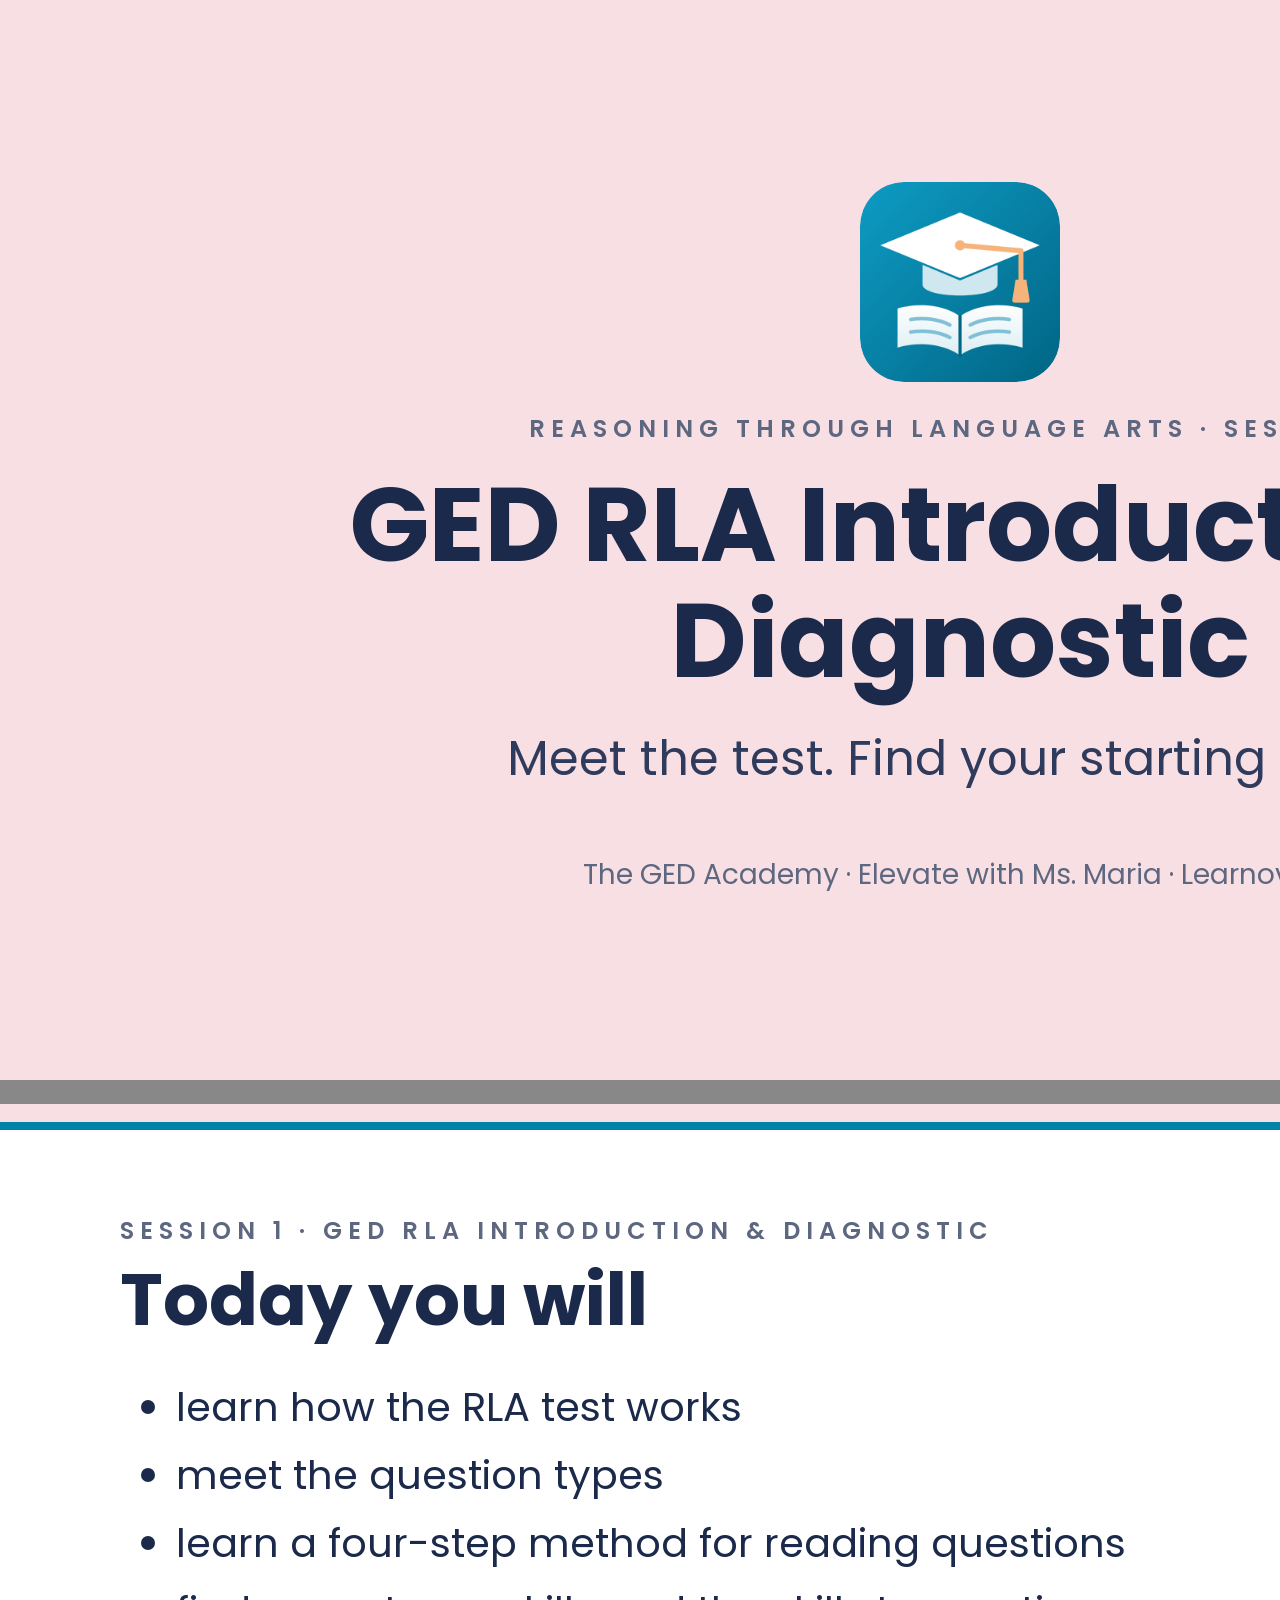
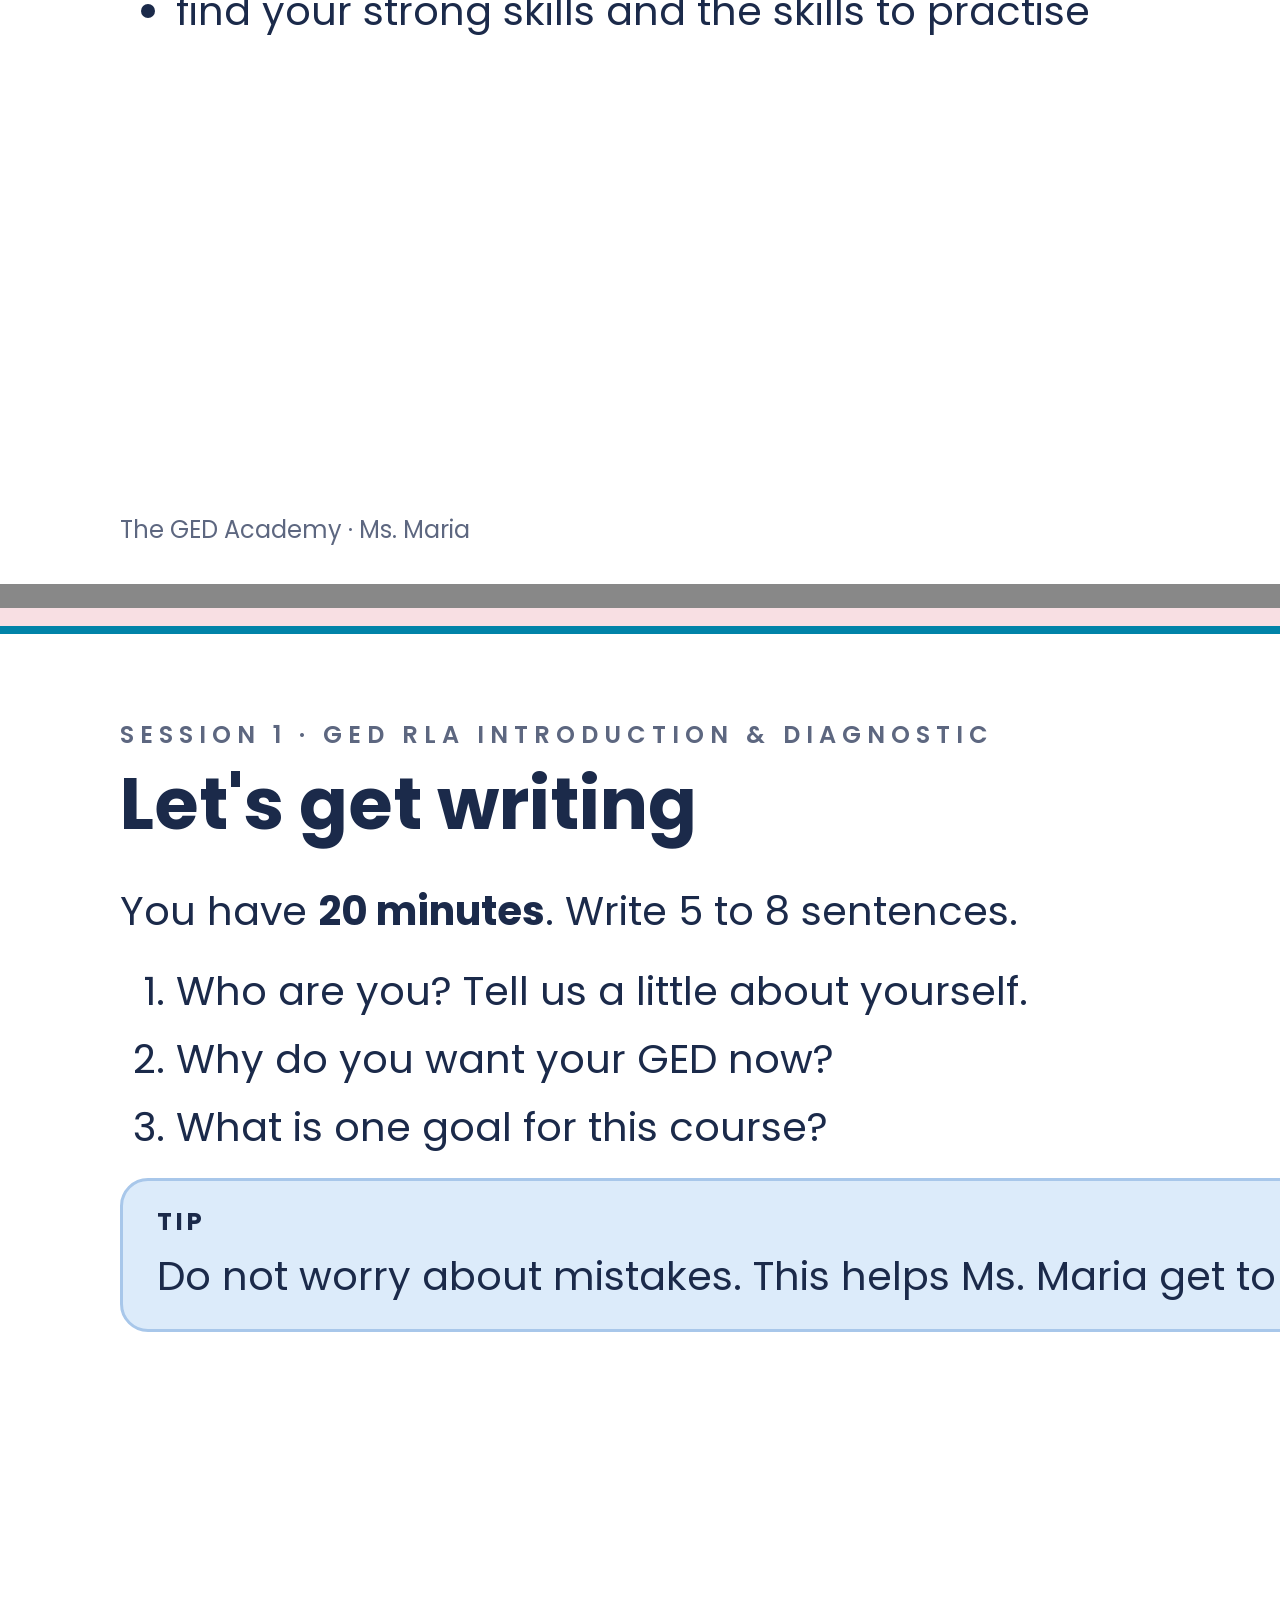
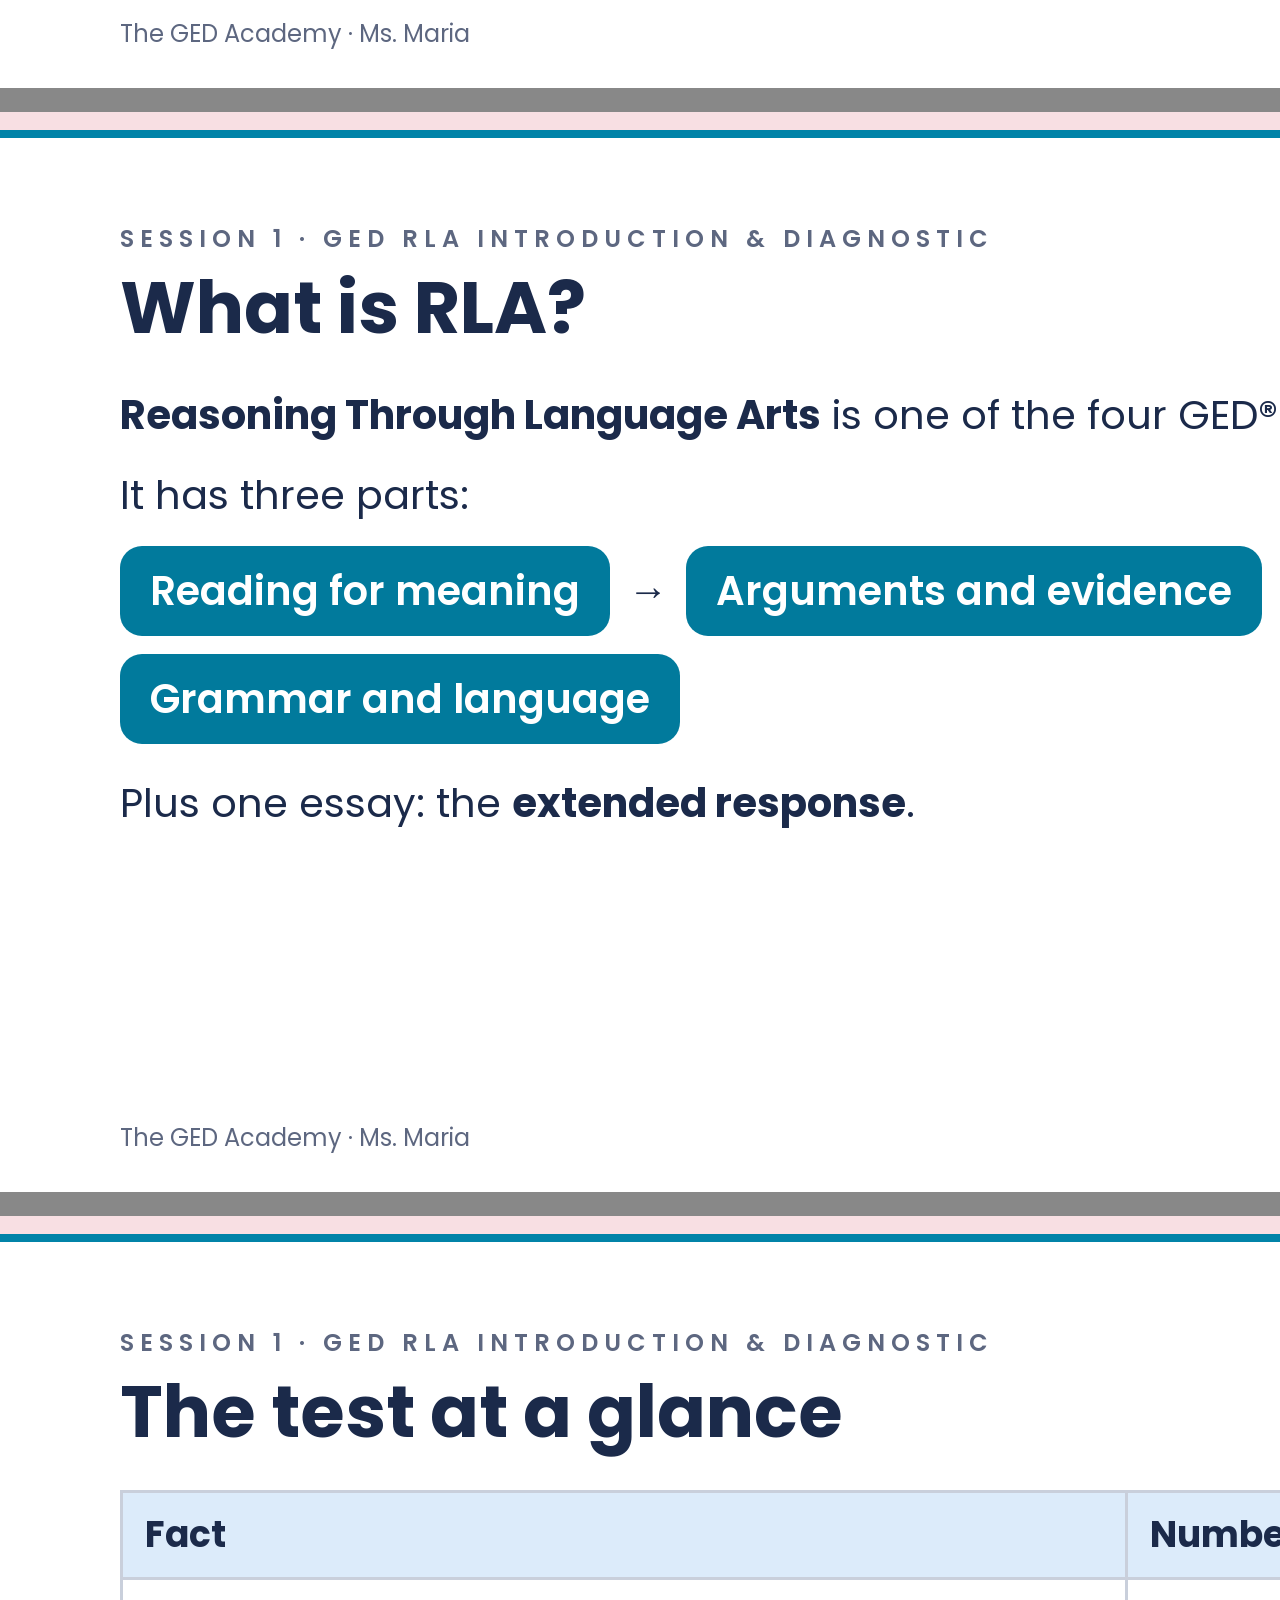
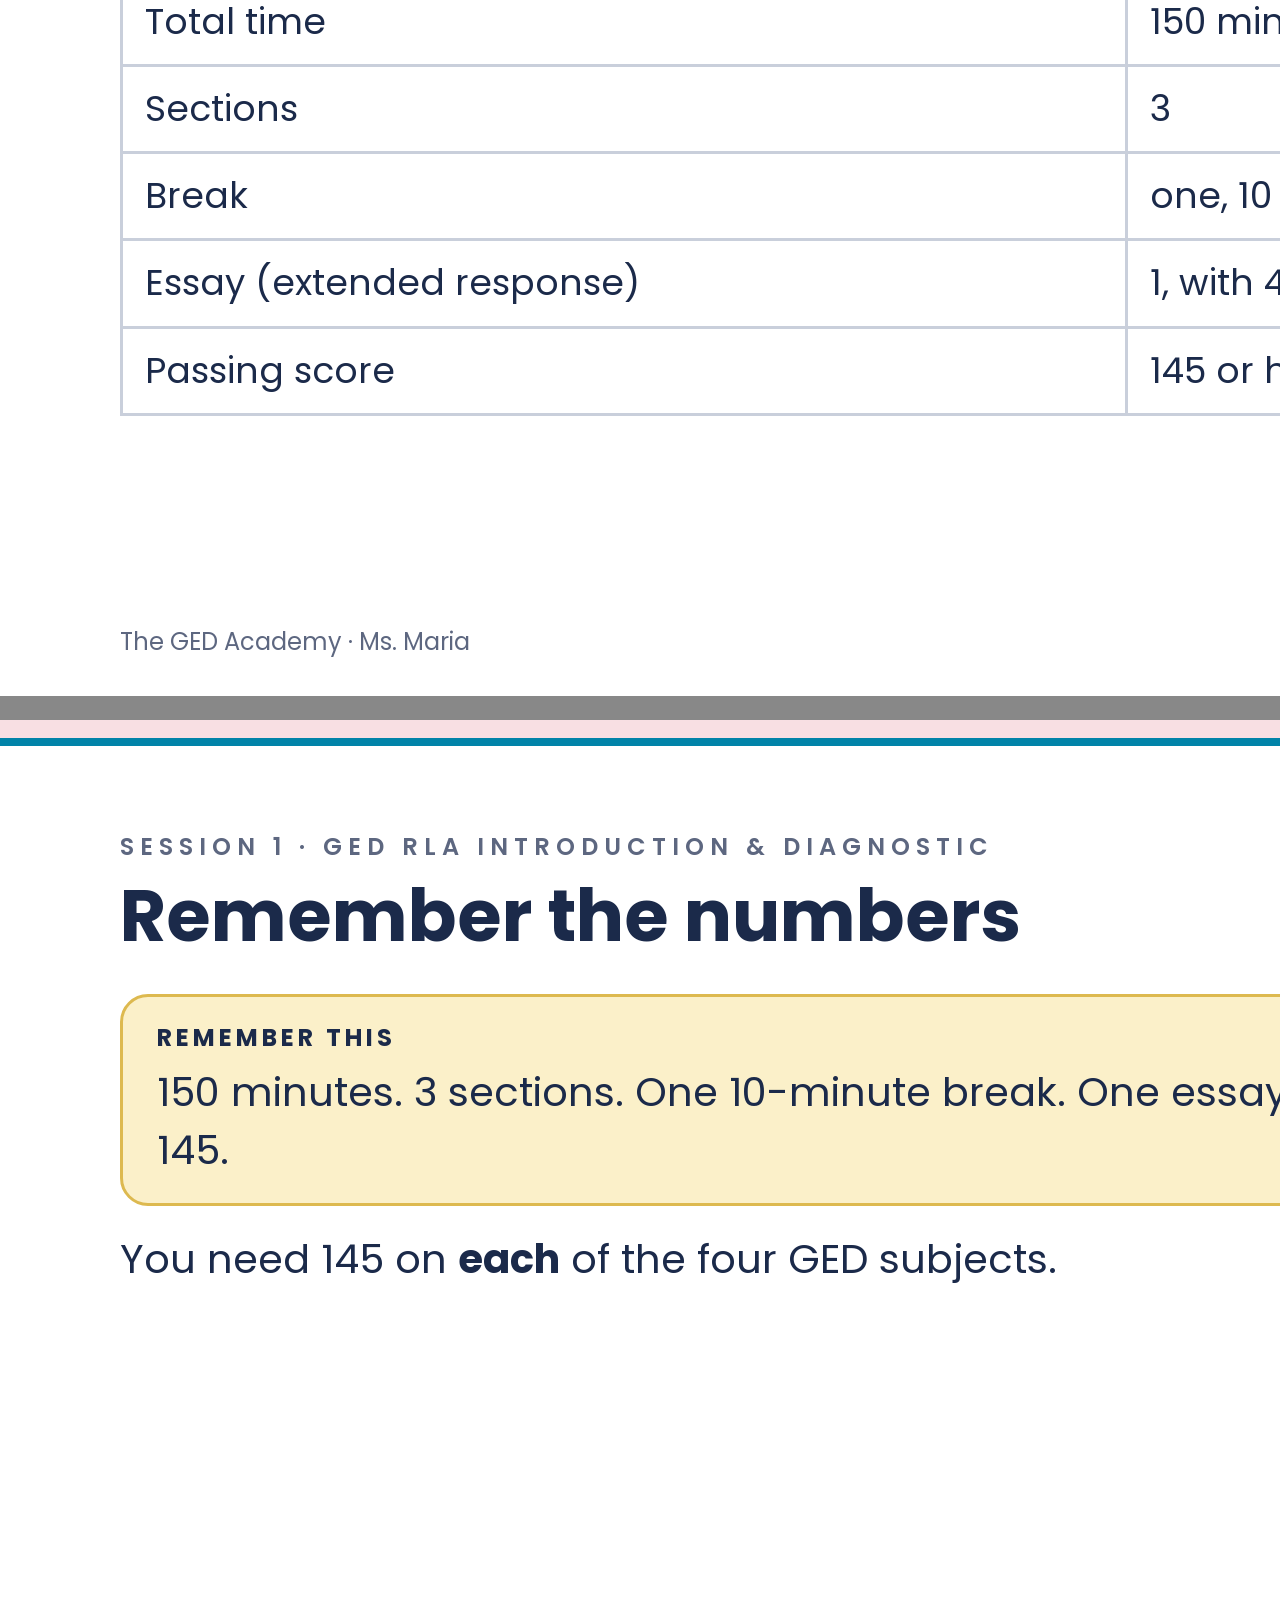
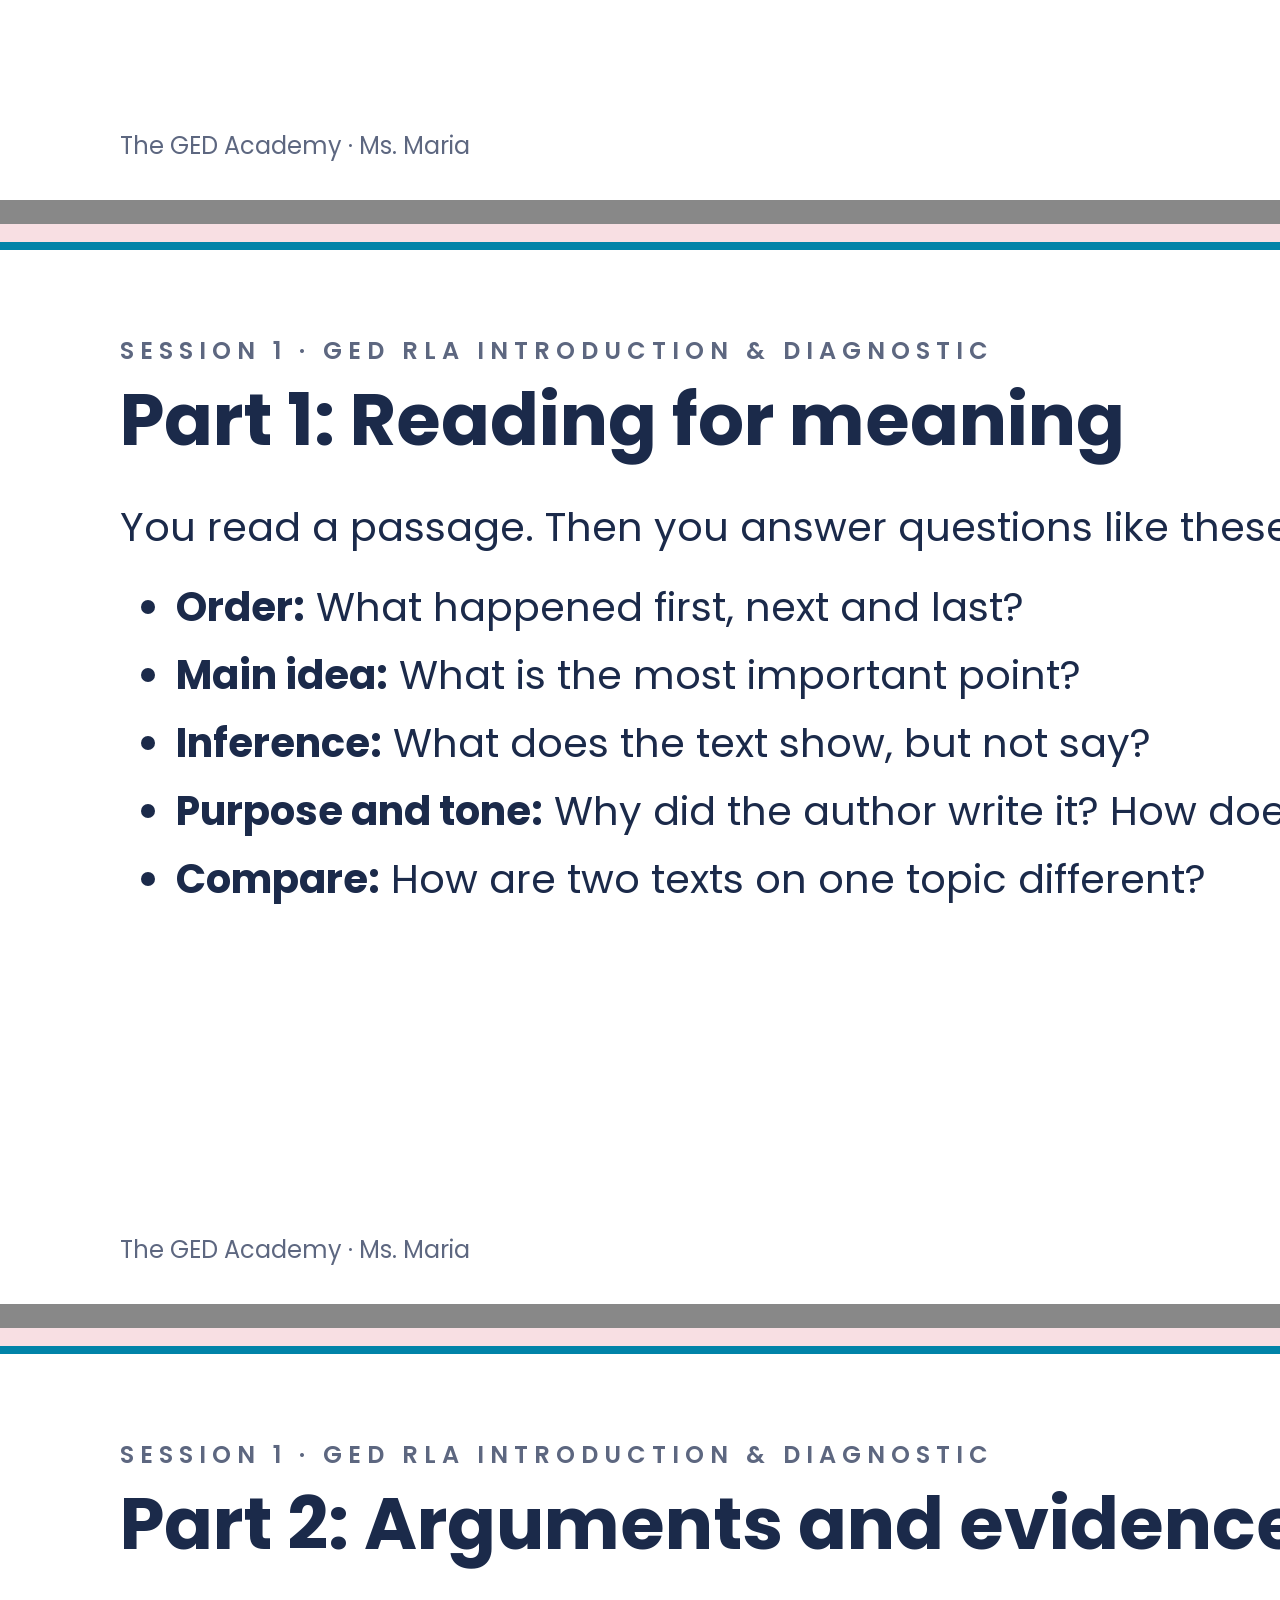
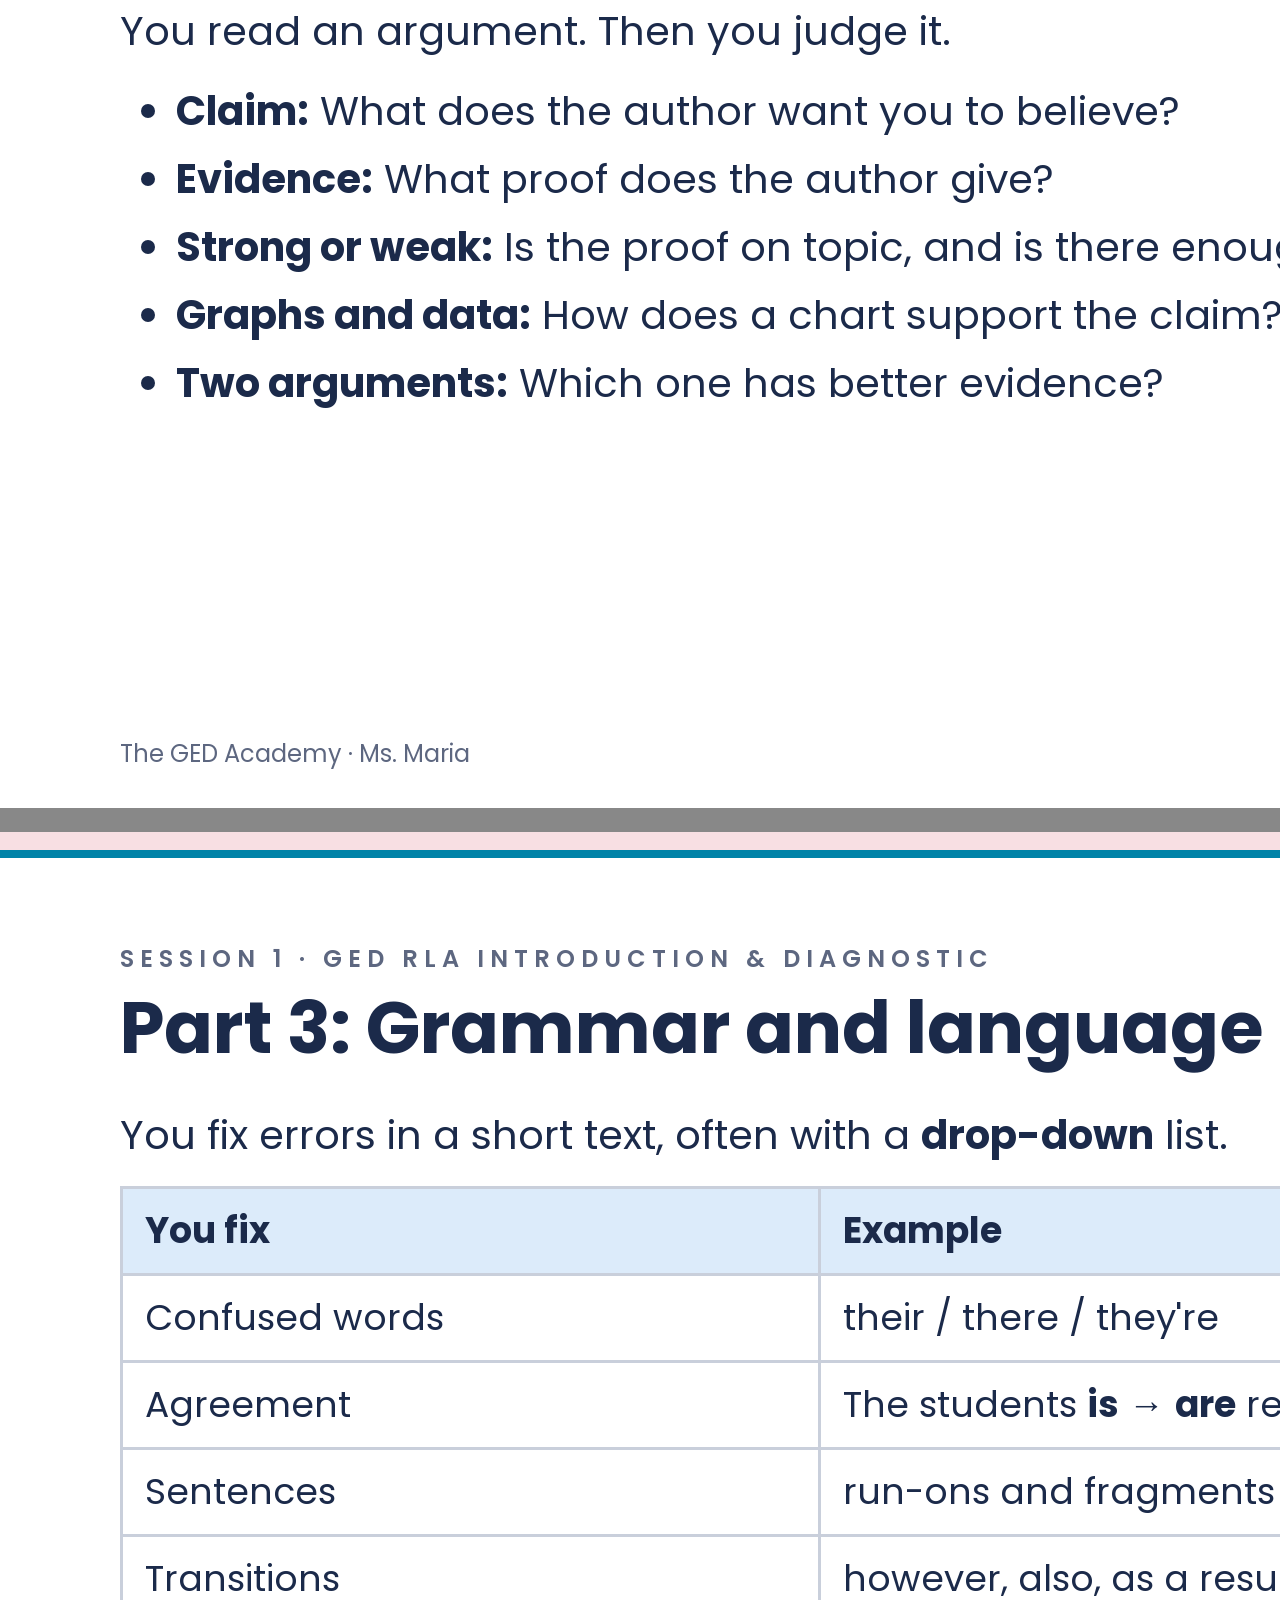
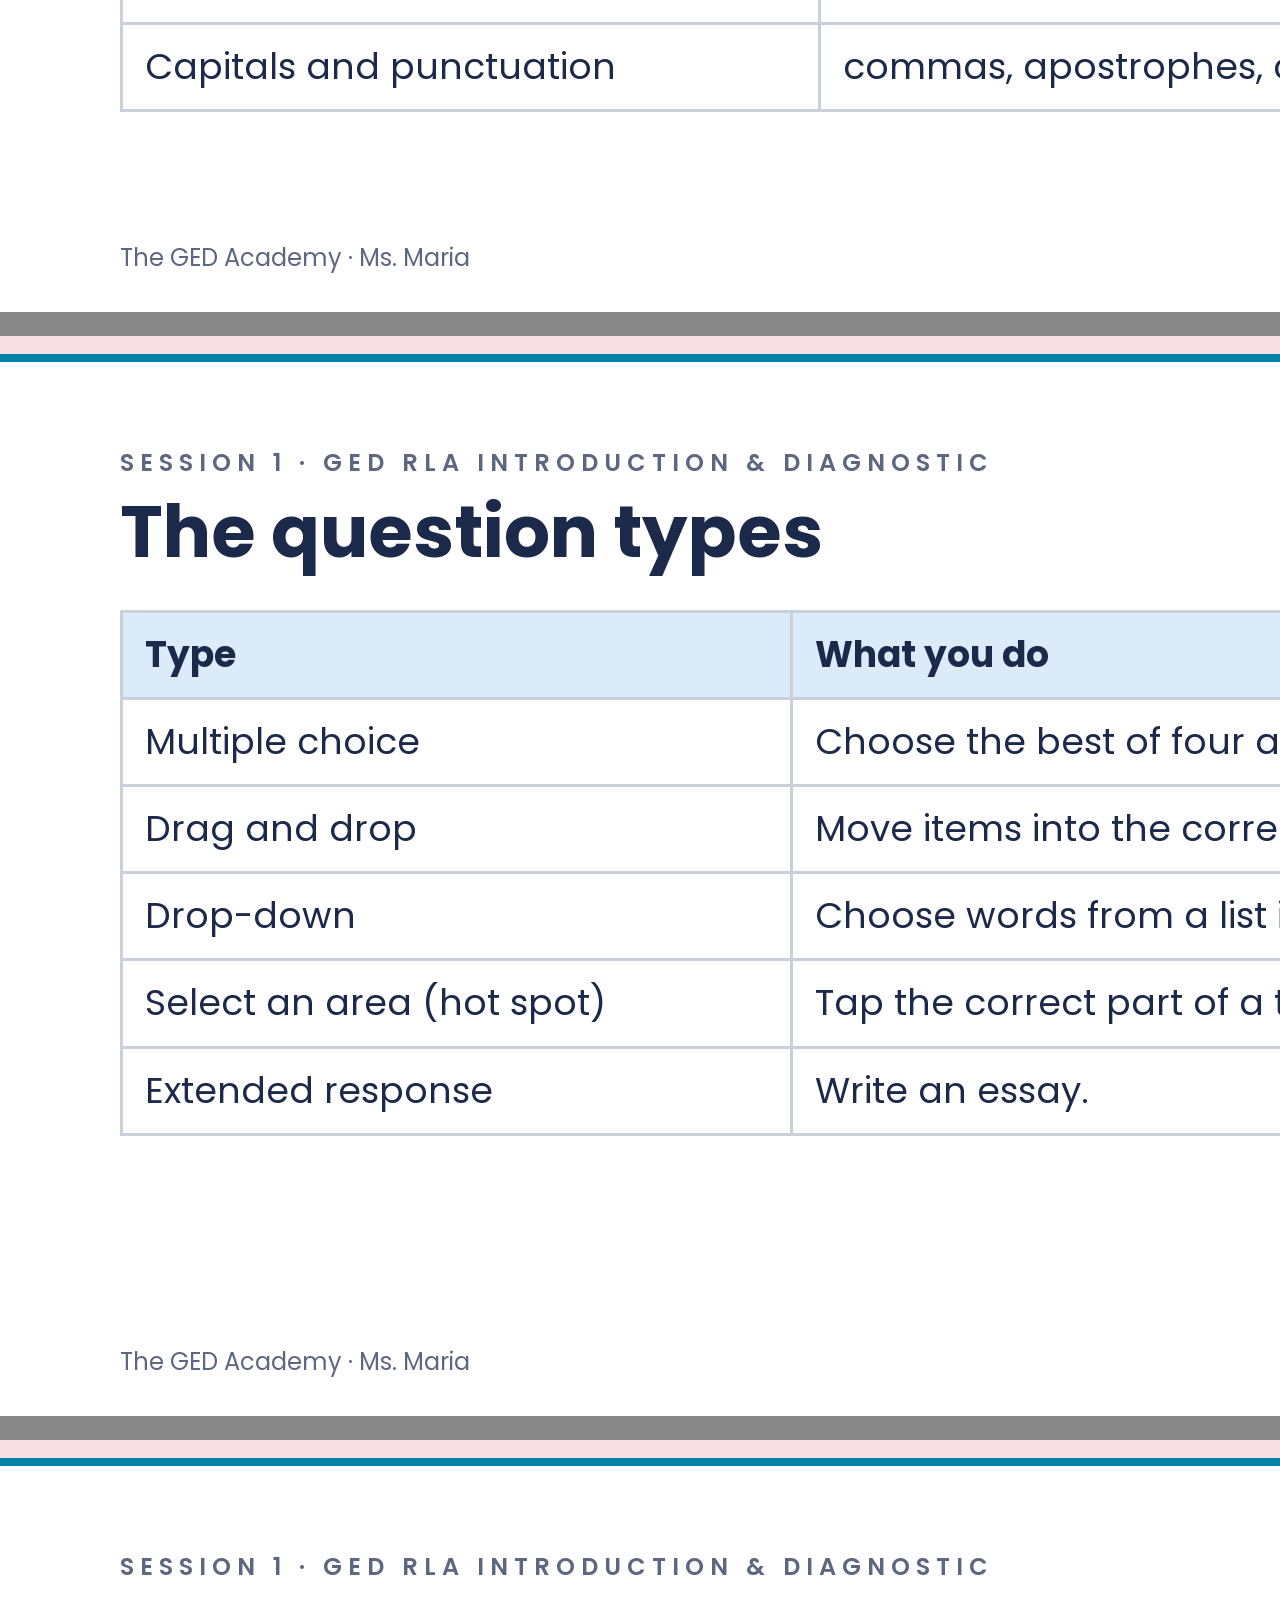
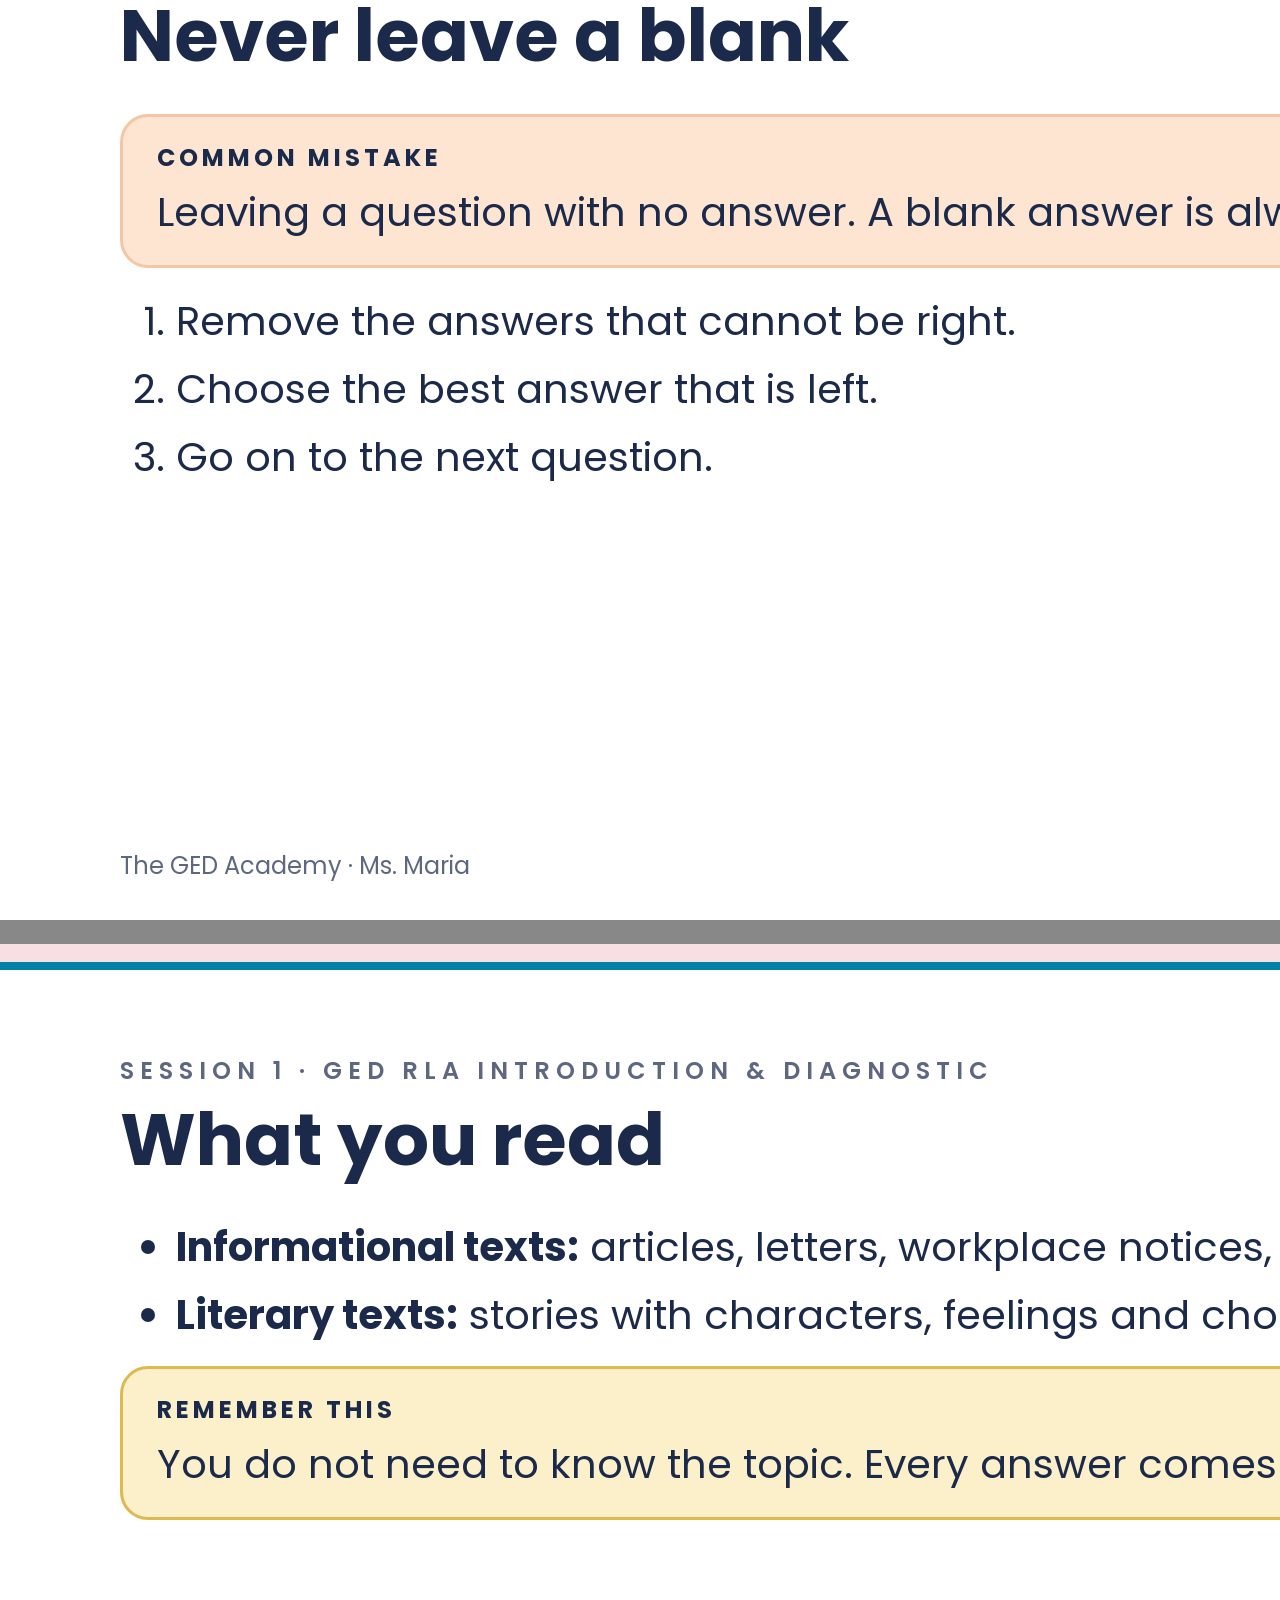
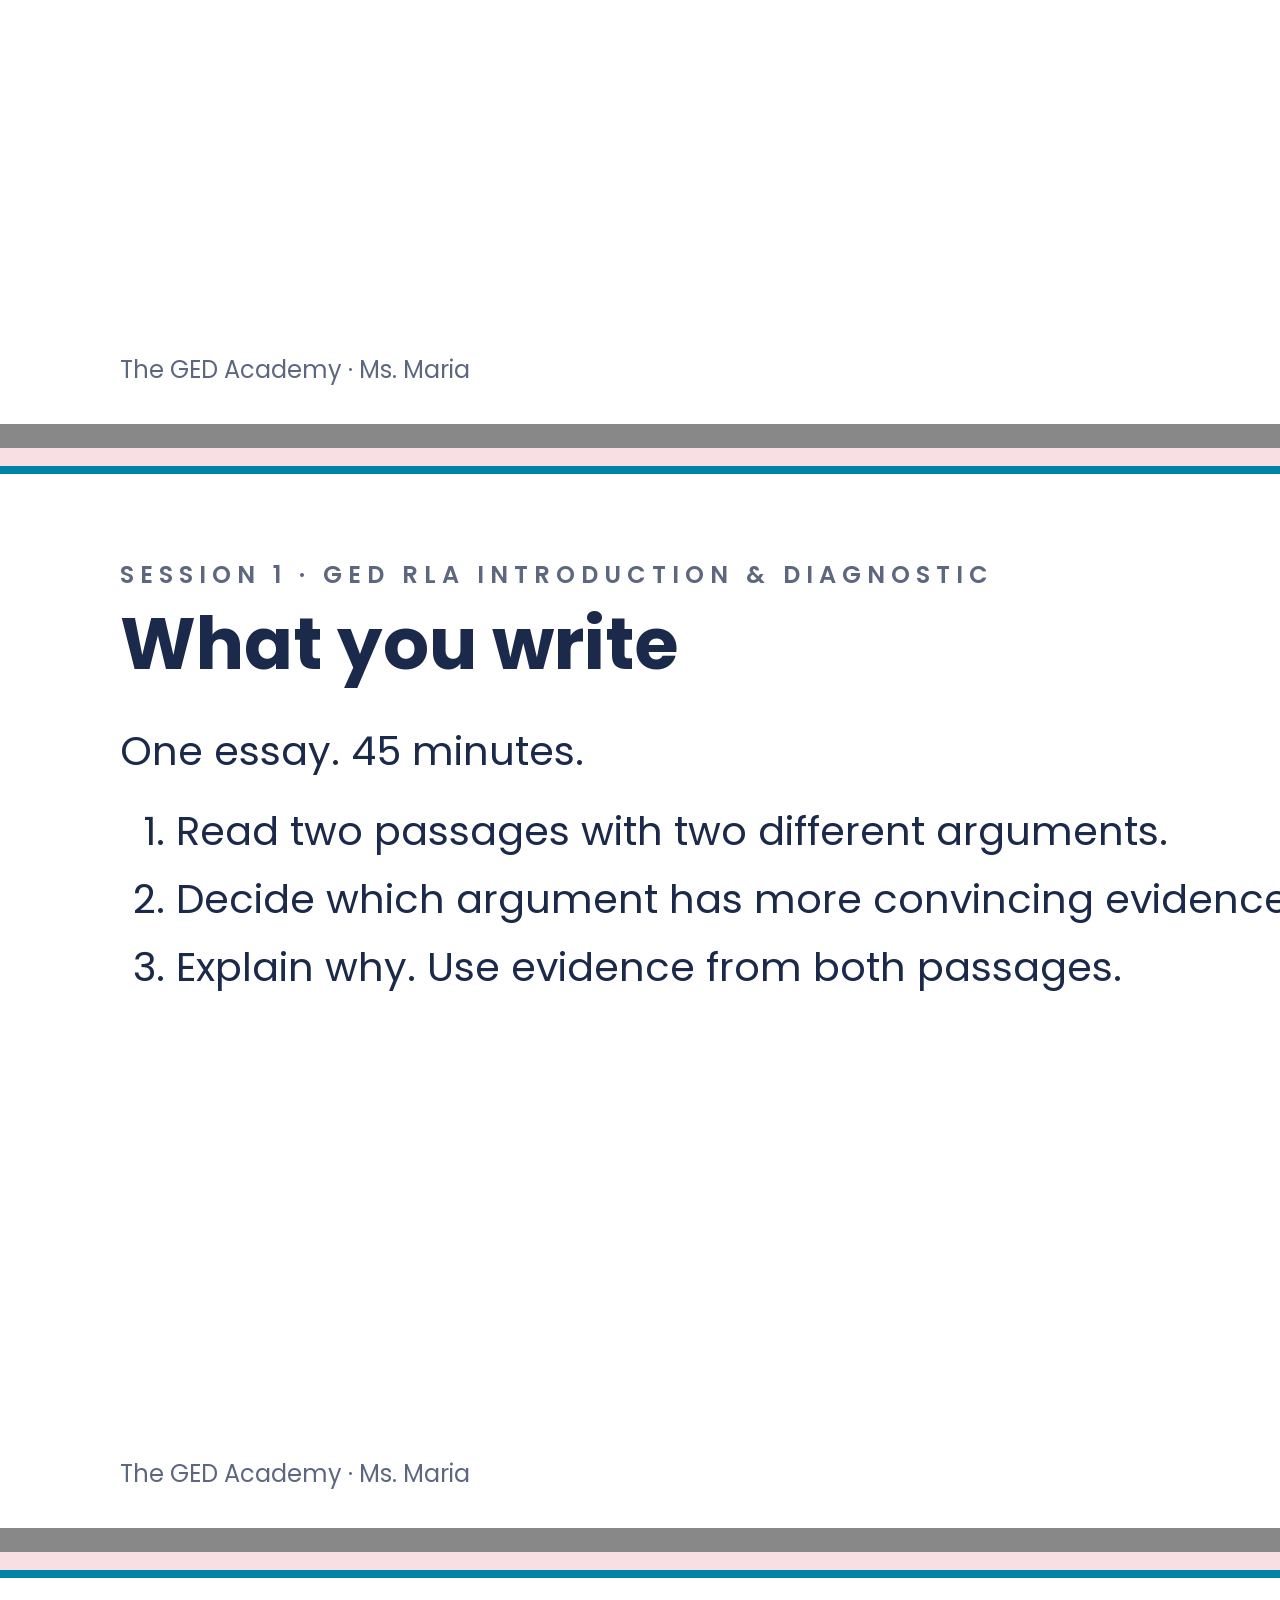
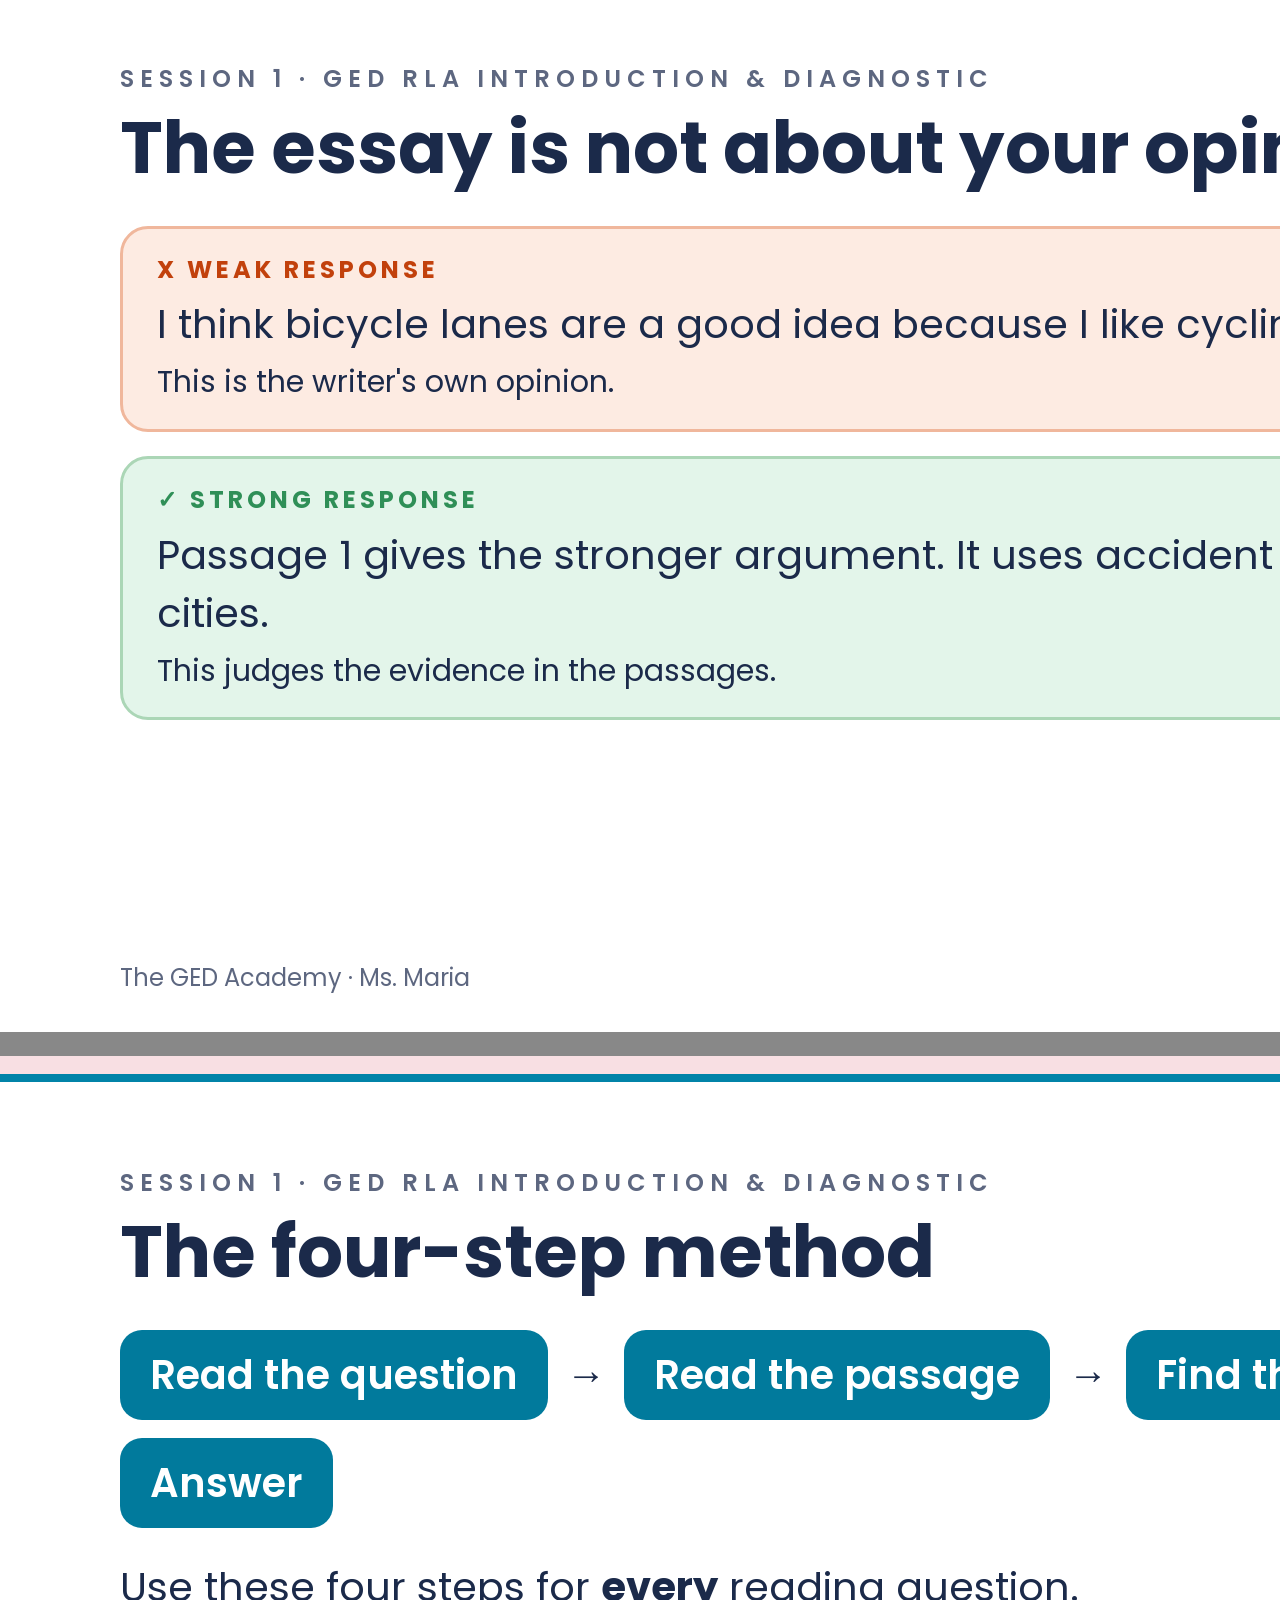
<file: rla/slides/session01.html>
<!doctype html><html lang="en"><head><meta charset="utf-8"><meta name="robots" content="noindex"><title>Reasoning Through Language Arts · Session 1 · Slides</title><link href="https://fonts.googleapis.com/css2?family=Poppins:wght@400;600;700&display=swap" rel="stylesheet"><style>
*{box-sizing:border-box}body{margin:0;background:#888;font-family:'Poppins',Arial,sans-serif;color:#1B2A4A}
.page{width:1920px;height:1080px;background:#fff;position:relative;overflow:hidden;padding:110px 120px 90px;font-size:40px;line-height:1.45;margin:0 auto 24px}
.band{position:absolute;left:0;top:0;width:1920px;height:26px;background:#F8DFE3;border-bottom:8px solid #0183A8}
.eye{font-size:24px;letter-spacing:6px;text-transform:uppercase;font-weight:600;margin:0 0 10px;color:#5D6780}
h2{font-size:72px;line-height:1.15;margin:0 0 36px;font-weight:700}
p{margin:0 0 22px}ul,ol{margin:0 0 22px;padding-left:56px}li{margin:10px 0}
.box{border:3px solid #E2E4EC;border-radius:28px;padding:24px 34px;margin:0 0 24px}
.box small{display:block;font-size:30px;margin-top:8px}
.lab{display:block;font-size:24px;letter-spacing:4px;text-transform:uppercase;font-weight:700;margin-bottom:8px}
.weak{background:#FDEBE2;border-color:#F0B79C}.weak .lab{color:#C2410C}
.strong{background:#E3F5EA;border-color:#ABD6B6}.strong .lab{color:#2F8F57}
.gold{background:#FBF0C9;border-color:#DDB94F}.peach{background:#FDE5D2;border-color:#F3C7A5}.blue{background:#DCEBFA;border-color:#A8C7EA}
.pass{border-left:10px solid #0183A8;background:#F4FAFC;border-radius:0 24px 24px 0;padding:24px 34px;margin:0 0 24px}
.flow{display:flex;flex-wrap:wrap;gap:18px;align-items:center;margin:0 0 30px}
.flow span{background:#017A9C;color:#fff;border-radius:22px;padding:16px 30px;font-weight:600}.flow i{font-style:normal;font-weight:700}
table{border-collapse:collapse;width:100%;font-size:36px}th,td{border:3px solid #C9CFDB;padding:16px 22px;text-align:left;vertical-align:top}th{background:#DCEBFA}
.foot{position:absolute;left:120px;right:120px;bottom:36px;display:flex;justify-content:space-between;font-size:24px;color:#5D6780}
.title{background:#F8DFE3;display:flex;flex-direction:column;justify-content:center;align-items:center;text-align:center}
.title .logo{width:200px;height:200px;border-radius:44px;margin-bottom:30px}
.title h1{font-size:104px;line-height:1.12;margin:10px 0 24px;max-width:1500px}.title .sub{font-size:48px;color:#2E3B5C}.title .by{font-size:28px;color:#5D6780;margin-top:40px}
</style></head><body>
<section data-document-role="page" data-label="GED RLA Introduction &amp; Diagnostic" class="page title"><img class="logo" src="https://learnovateqa.github.io/GED/icons/icon-512.png" alt="The GED Academy logo"><p class="eye">Reasoning Through Language Arts · Session 1</p><h1>GED RLA Introduction &amp; Diagnostic</h1><p class="sub">Meet the test. Find your starting point.</p><p class="by">The GED Academy · Elevate with Ms. Maria · Learnovate</p></section>
<section data-document-role="page" data-label="Today you will" class="page"><div class="band"></div><p class="eye">Session 1 · GED RLA Introduction &amp; Diagnostic</p><h2>Today you will</h2><div class="body"><ul><li>learn how the RLA test works</li><li>meet the question types</li><li>learn a four-step method for reading questions</li><li>find your strong skills and the skills to practise</li></ul></div><div class="foot"><span>The GED Academy · Ms. Maria</span><span>2 / 22</span></div></section>
<section data-document-role="page" data-label="Let&#x27;s get writing" class="page"><div class="band"></div><p class="eye">Session 1 · GED RLA Introduction &amp; Diagnostic</p><h2>Let&#x27;s get writing</h2><div class="body"><p>You have <b>20 minutes</b>. Write 5 to 8 sentences.</p><ol><li>Who are you? Tell us a little about yourself.</li><li>Why do you want your GED now?</li><li>What is one goal for this course?</li></ol><div class="box blue"><b class="lab">Tip</b>Do not worry about mistakes. This helps Ms. Maria get to know your writing.</div></div><div class="foot"><span>The GED Academy · Ms. Maria</span><span>3 / 22</span></div></section>
<section data-document-role="page" data-label="What is RLA?" class="page"><div class="band"></div><p class="eye">Session 1 · GED RLA Introduction &amp; Diagnostic</p><h2>What is RLA?</h2><div class="body"><p><b>Reasoning Through Language Arts</b> is one of the four GED® subjects.</p><p>It has three parts:</p><div class="flow"><span>Reading for meaning</span><i>→</i><span>Arguments and evidence</span><i>→</i><span>Grammar and language</span></div><p>Plus one essay: the <b>extended response</b>.</p></div><div class="foot"><span>The GED Academy · Ms. Maria</span><span>4 / 22</span></div></section>
<section data-document-role="page" data-label="The test at a glance" class="page"><div class="band"></div><p class="eye">Session 1 · GED RLA Introduction &amp; Diagnostic</p><h2>The test at a glance</h2><div class="body"><table><tr><th>Fact</th><th>Number</th></tr><tr><td>Total time</td><td>150 minutes</td></tr><tr><td>Sections</td><td>3</td></tr><tr><td>Break</td><td>one, 10 minutes</td></tr><tr><td>Essay (extended response)</td><td>1, with 45 minutes</td></tr><tr><td>Passing score</td><td>145 or higher</td></tr></table></div><div class="foot"><span>The GED Academy · Ms. Maria</span><span>5 / 22</span></div></section>
<section data-document-role="page" data-label="Remember the numbers" class="page"><div class="band"></div><p class="eye">Session 1 · GED RLA Introduction &amp; Diagnostic</p><h2>Remember the numbers</h2><div class="body"><div class="box gold"><b class="lab">Remember this</b>150 minutes. 3 sections. One 10-minute break. One essay of 45 minutes. Pass at 145.</div><p>You need 145 on <b>each</b> of the four GED subjects.</p></div><div class="foot"><span>The GED Academy · Ms. Maria</span><span>6 / 22</span></div></section>
<section data-document-role="page" data-label="Part 1: Reading for meaning" class="page"><div class="band"></div><p class="eye">Session 1 · GED RLA Introduction &amp; Diagnostic</p><h2>Part 1: Reading for meaning</h2><div class="body"><p>You read a passage. Then you answer questions like these:</p><ul><li><b>Order:</b> What happened first, next and last?</li><li><b>Main idea:</b> What is the most important point?</li><li><b>Inference:</b> What does the text show, but not say?</li><li><b>Purpose and tone:</b> Why did the author write it? How does the author feel?</li><li><b>Compare:</b> How are two texts on one topic different?</li></ul></div><div class="foot"><span>The GED Academy · Ms. Maria</span><span>7 / 22</span></div></section>
<section data-document-role="page" data-label="Part 2: Arguments and evidence" class="page"><div class="band"></div><p class="eye">Session 1 · GED RLA Introduction &amp; Diagnostic</p><h2>Part 2: Arguments and evidence</h2><div class="body"><p>You read an argument. Then you judge it.</p><ul><li><b>Claim:</b> What does the author want you to believe?</li><li><b>Evidence:</b> What proof does the author give?</li><li><b>Strong or weak:</b> Is the proof on topic, and is there enough of it?</li><li><b>Graphs and data:</b> How does a chart support the claim?</li><li><b>Two arguments:</b> Which one has better evidence?</li></ul></div><div class="foot"><span>The GED Academy · Ms. Maria</span><span>8 / 22</span></div></section>
<section data-document-role="page" data-label="Part 3: Grammar and language" class="page"><div class="band"></div><p class="eye">Session 1 · GED RLA Introduction &amp; Diagnostic</p><h2>Part 3: Grammar and language</h2><div class="body"><p>You fix errors in a short text, often with a <b>drop-down</b> list.</p><table><tr><th>You fix</th><th>Example</th></tr><tr><td>Confused words</td><td>their / there / they&#x27;re</td></tr><tr><td>Agreement</td><td>The students <b>is</b> → <b>are</b> ready.</td></tr><tr><td>Sentences</td><td>run-ons and fragments</td></tr><tr><td>Transitions</td><td>however, also, as a result</td></tr><tr><td>Capitals and punctuation</td><td>commas, apostrophes, capital letters</td></tr></table></div><div class="foot"><span>The GED Academy · Ms. Maria</span><span>9 / 22</span></div></section>
<section data-document-role="page" data-label="The question types" class="page"><div class="band"></div><p class="eye">Session 1 · GED RLA Introduction &amp; Diagnostic</p><h2>The question types</h2><div class="body"><table><tr><th>Type</th><th>What you do</th></tr><tr><td>Multiple choice</td><td>Choose the best of four answers.</td></tr><tr><td>Drag and drop</td><td>Move items into the correct box.</td></tr><tr><td>Drop-down</td><td>Choose words from a list in a sentence.</td></tr><tr><td>Select an area (hot spot)</td><td>Tap the correct part of a text.</td></tr><tr><td>Extended response</td><td>Write an essay.</td></tr></table></div><div class="foot"><span>The GED Academy · Ms. Maria</span><span>10 / 22</span></div></section>
<section data-document-role="page" data-label="Never leave a blank" class="page"><div class="band"></div><p class="eye">Session 1 · GED RLA Introduction &amp; Diagnostic</p><h2>Never leave a blank</h2><div class="body"><div class="box peach"><b class="lab">Common mistake</b>Leaving a question with no answer. A blank answer is always wrong.</div><ol><li>Remove the answers that cannot be right.</li><li>Choose the best answer that is left.</li><li>Go on to the next question.</li></ol></div><div class="foot"><span>The GED Academy · Ms. Maria</span><span>11 / 22</span></div></section>
<section data-document-role="page" data-label="What you read" class="page"><div class="band"></div><p class="eye">Session 1 · GED RLA Introduction &amp; Diagnostic</p><h2>What you read</h2><div class="body"><ul><li><b>Informational texts:</b> articles, letters, workplace notices, speeches.</li><li><b>Literary texts:</b> stories with characters, feelings and choices.</li></ul><div class="box gold"><b class="lab">Remember this</b>You do not need to know the topic. Every answer comes from the passage.</div></div><div class="foot"><span>The GED Academy · Ms. Maria</span><span>12 / 22</span></div></section>
<section data-document-role="page" data-label="What you write" class="page"><div class="band"></div><p class="eye">Session 1 · GED RLA Introduction &amp; Diagnostic</p><h2>What you write</h2><div class="body"><p>One essay. 45 minutes.</p><ol><li>Read two passages with two different arguments.</li><li>Decide which argument has more convincing evidence.</li><li>Explain why. Use evidence from both passages.</li></ol></div><div class="foot"><span>The GED Academy · Ms. Maria</span><span>13 / 22</span></div></section>
<section data-document-role="page" data-label="The essay is not about your opinion" class="page"><div class="band"></div><p class="eye">Session 1 · GED RLA Introduction &amp; Diagnostic</p><h2>The essay is not about your opinion</h2><div class="body"><div class="box weak"><b class="lab">X Weak response</b>I think bicycle lanes are a good idea because I like cycling.<small>This is the writer&#x27;s own opinion.</small></div><div class="box strong"><b class="lab">✓ Strong response</b>Passage 1 gives the stronger argument. It uses accident numbers from three cities.<small>This judges the evidence in the passages.</small></div></div><div class="foot"><span>The GED Academy · Ms. Maria</span><span>14 / 22</span></div></section>
<section data-document-role="page" data-label="The four-step method" class="page"><div class="band"></div><p class="eye">Session 1 · GED RLA Introduction &amp; Diagnostic</p><h2>The four-step method</h2><div class="body"><div class="flow"><span>Read the question</span><i>→</i><span>Read the passage</span><i>→</i><span>Find the evidence</span><i>→</i><span>Answer</span></div><p>Use these four steps for <b>every</b> reading question.</p></div><div class="foot"><span>The GED Academy · Ms. Maria</span><span>15 / 22</span></div></section>
<section data-document-role="page" data-label="Try it" class="page"><div class="band"></div><p class="eye">Session 1 · GED RLA Introduction &amp; Diagnostic</p><h2>Try it</h2><div class="body"><div class="pass"><b class="lab">Passage</b>The town library used to close at 5 p.m. Most workers could not visit it. Last year, the library began to stay open until 9 p.m. on weekdays. Visits rose by forty percent.</div><p><b>Question:</b> Why did visits to the library rise?</p></div><div class="foot"><span>The GED Academy · Ms. Maria</span><span>16 / 22</span></div></section>
<section data-document-role="page" data-label="Weak answer, strong answer" class="page"><div class="band"></div><p class="eye">Session 1 · GED RLA Introduction &amp; Diagnostic</p><h2>Weak answer, strong answer</h2><div class="body"><div class="box weak"><b class="lab">X Weak answer</b>Because people like books.<small>The passage does not say this. It is a guess.</small></div><div class="box strong"><b class="lab">✓ Strong answer</b>Because the library now stays open later, so workers can visit.<small>This uses two facts from the passage.</small></div></div><div class="foot"><span>The GED Academy · Ms. Maria</span><span>17 / 22</span></div></section>
<section data-document-role="page" data-label="The answer is in the passage" class="page"><div class="band"></div><p class="eye">Session 1 · GED RLA Introduction &amp; Diagnostic</p><h2>The answer is in the passage</h2><div class="body"><div class="box gold"><b class="lab">Remember this</b>Point to the line that proves your answer.</div><div class="box peach"><b class="lab">Common mistake</b>Choosing an answer because it is true in real life. It must be true <b>in the passage</b>.</div></div><div class="foot"><span>The GED Academy · Ms. Maria</span><span>18 / 22</span></div></section>
<section data-document-role="page" data-label="Use your time well" class="page"><div class="band"></div><p class="eye">Session 1 · GED RLA Introduction &amp; Diagnostic</p><h2>Use your time well</h2><div class="body"><div class="box weak"><b class="lab">X Weak plan</b>I will stay on a hard question until I get it.</div><div class="box strong"><b class="lab">✓ Strong plan</b>I choose my best answer, mark the question, and come back if I have time.</div><ul><li>Check the clock after each passage.</li><li>Keep a few minutes at the end of the essay to check it.</li></ul></div><div class="foot"><span>The GED Academy · Ms. Maria</span><span>19 / 22</span></div></section>
<section data-document-role="page" data-label="Your diagnostic" class="page"><div class="band"></div><p class="eye">Session 1 · GED RLA Introduction &amp; Diagnostic</p><h2>Your diagnostic</h2><div class="body"><p>The workbook in this session is your diagnostic. It is <b>not</b> a pass or fail test.</p><ol><li>Do it alone. No dictionary, no translator.</li><li>Submit it. Read the <b>why</b> for every question.</li><li>Write down your skills to practise.</li></ol></div><div class="foot"><span>The GED Academy · Ms. Maria</span><span>20 / 22</span></div></section>
<section data-document-role="page" data-label="Now it is your turn" class="page"><div class="band"></div><p class="eye">Session 1 · GED RLA Introduction &amp; Diagnostic</p><h2>Now it is your turn</h2><div class="body"><div class="flow"><span>Reviewer</span><i>→</i><span>Workbook</span><i>→</i><span>Quiz</span><i>→</i><span>Checklist</span></div><p>Read the reviewer. Do the workbook. Take the short quiz. Tick the checklist and earn your badge.</p></div><div class="foot"><span>The GED Academy · Ms. Maria</span><span>21 / 22</span></div></section>
<section data-document-role="page" data-label="Thank you!" class="page title"><img class="logo" src="https://learnovateqa.github.io/GED/icons/icon-512.png" alt="The GED Academy logo"><p class="eye">Reasoning Through Language Arts · Session 1</p><h1>Thank you!</h1><p class="sub">See you in Session 2: Reading for Meaning.</p><p class="by">The GED Academy · Elevate with Ms. Maria · Learnovate</p></section>
</body></html>
</file>
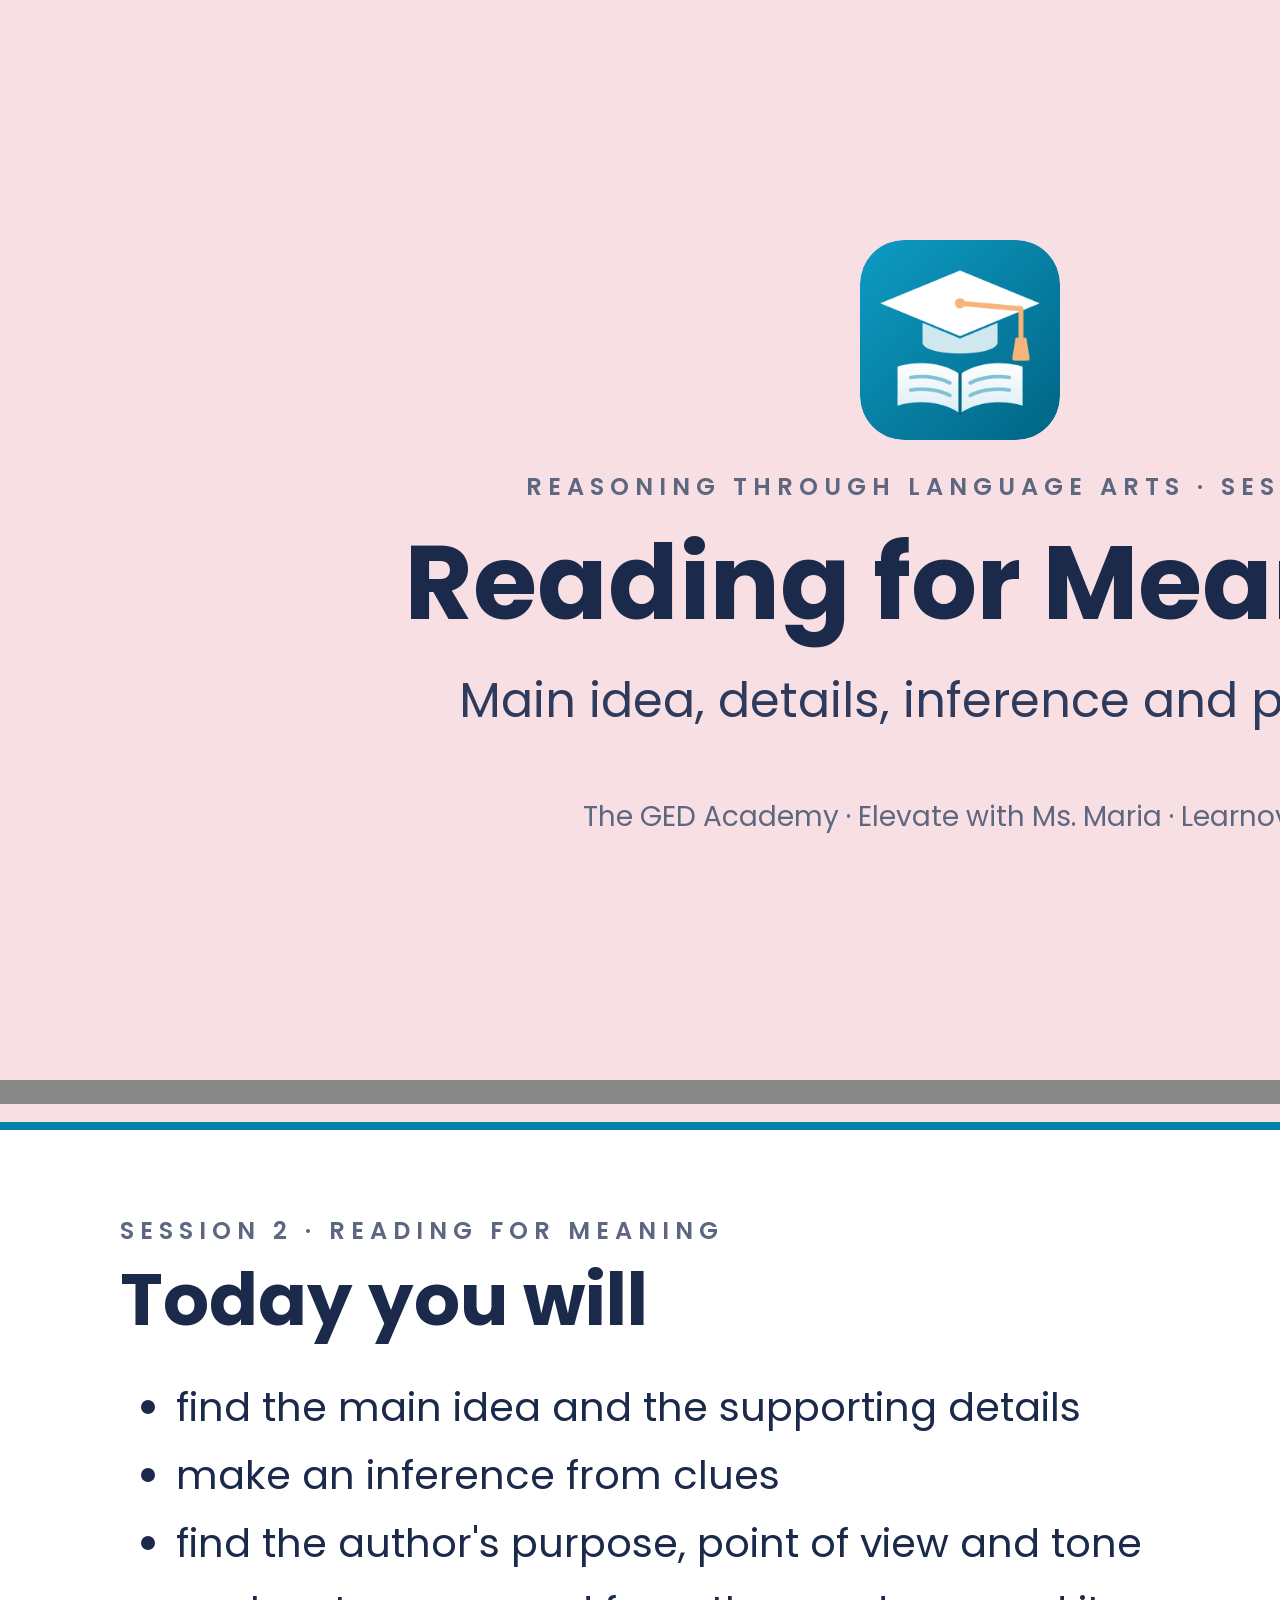
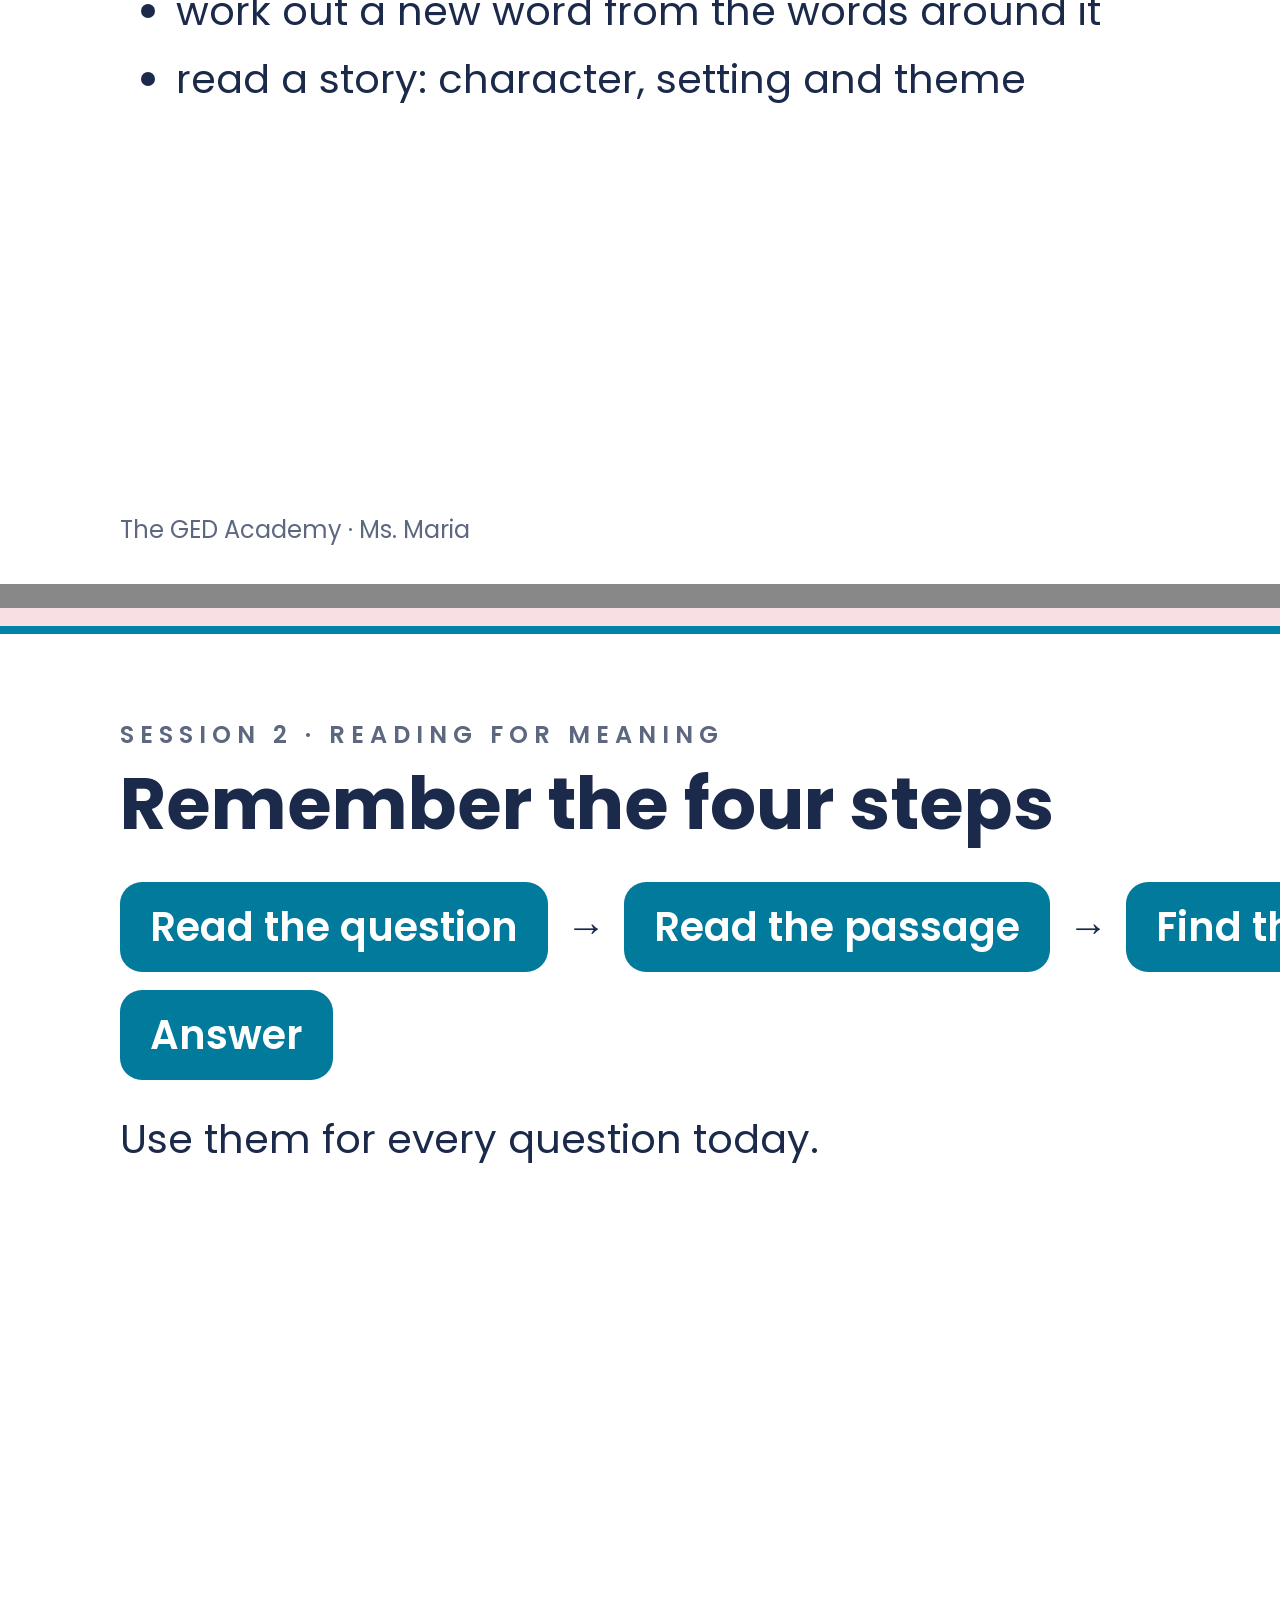
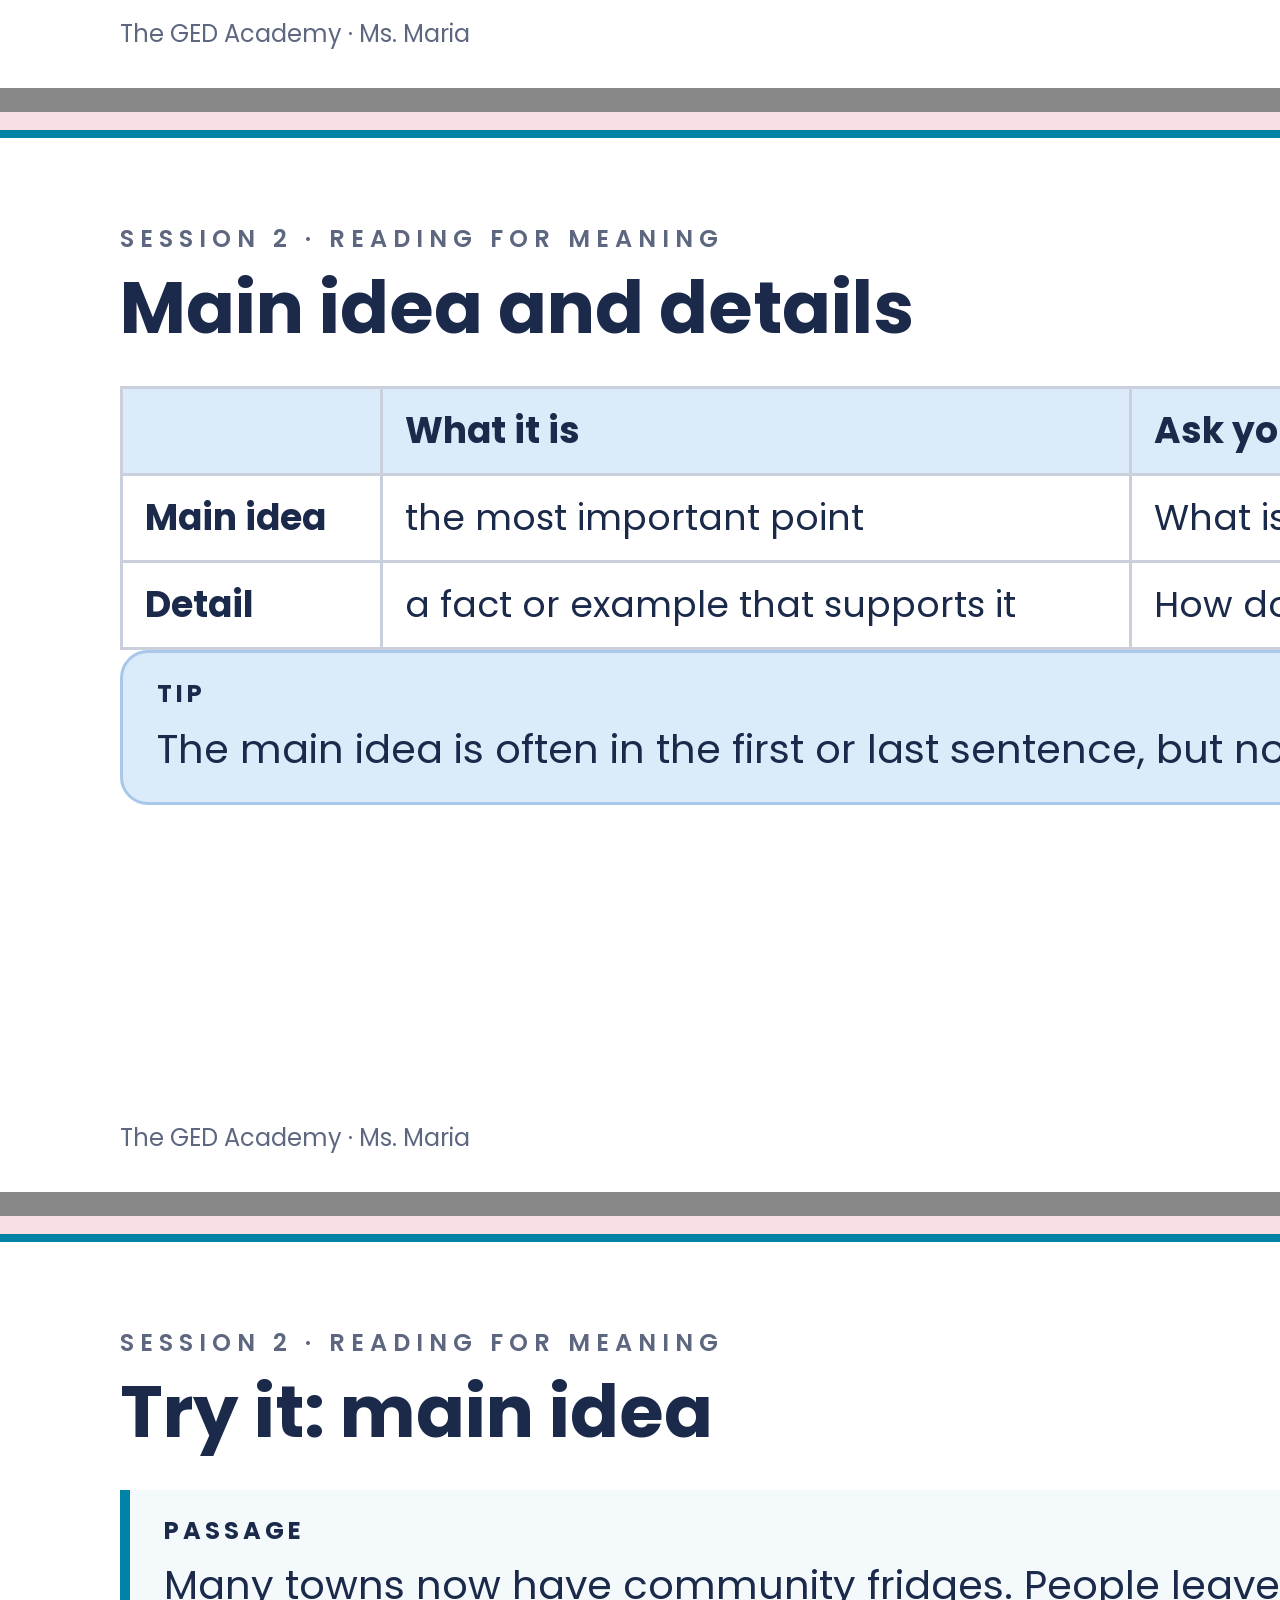
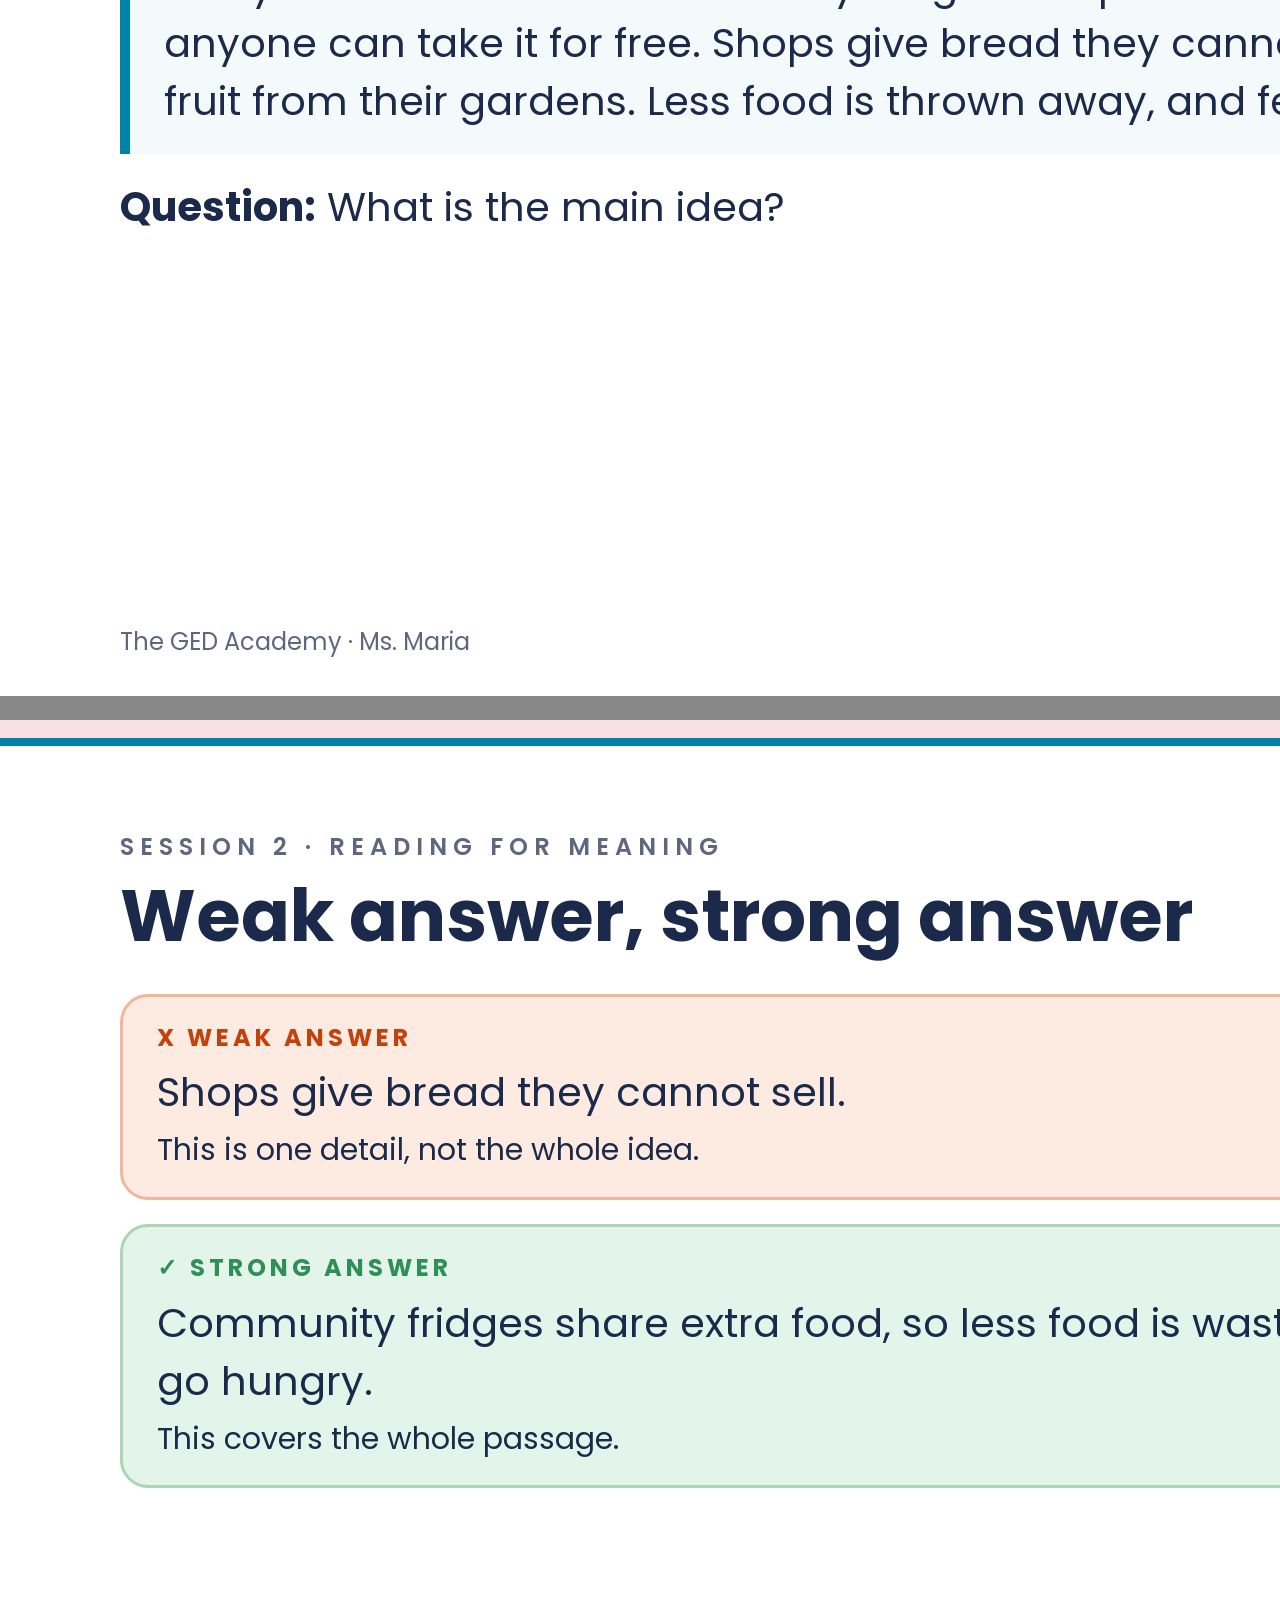
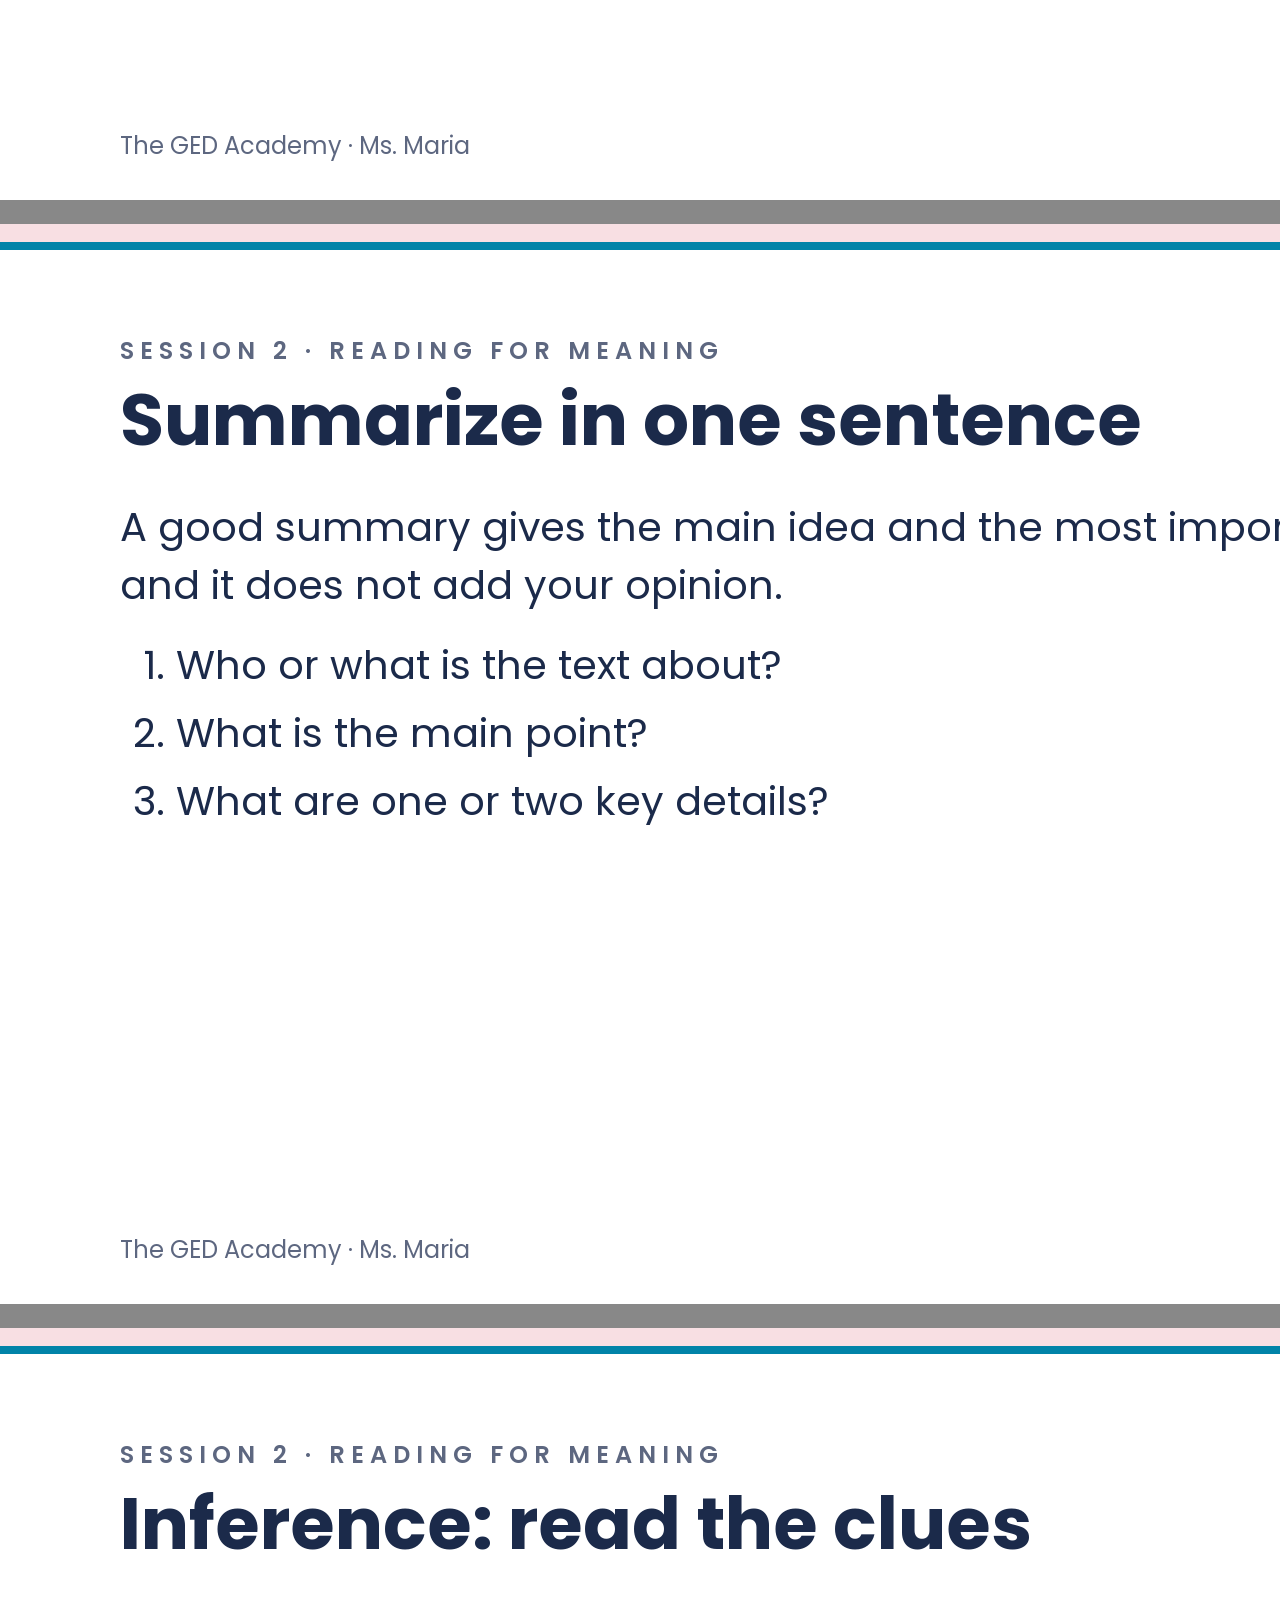
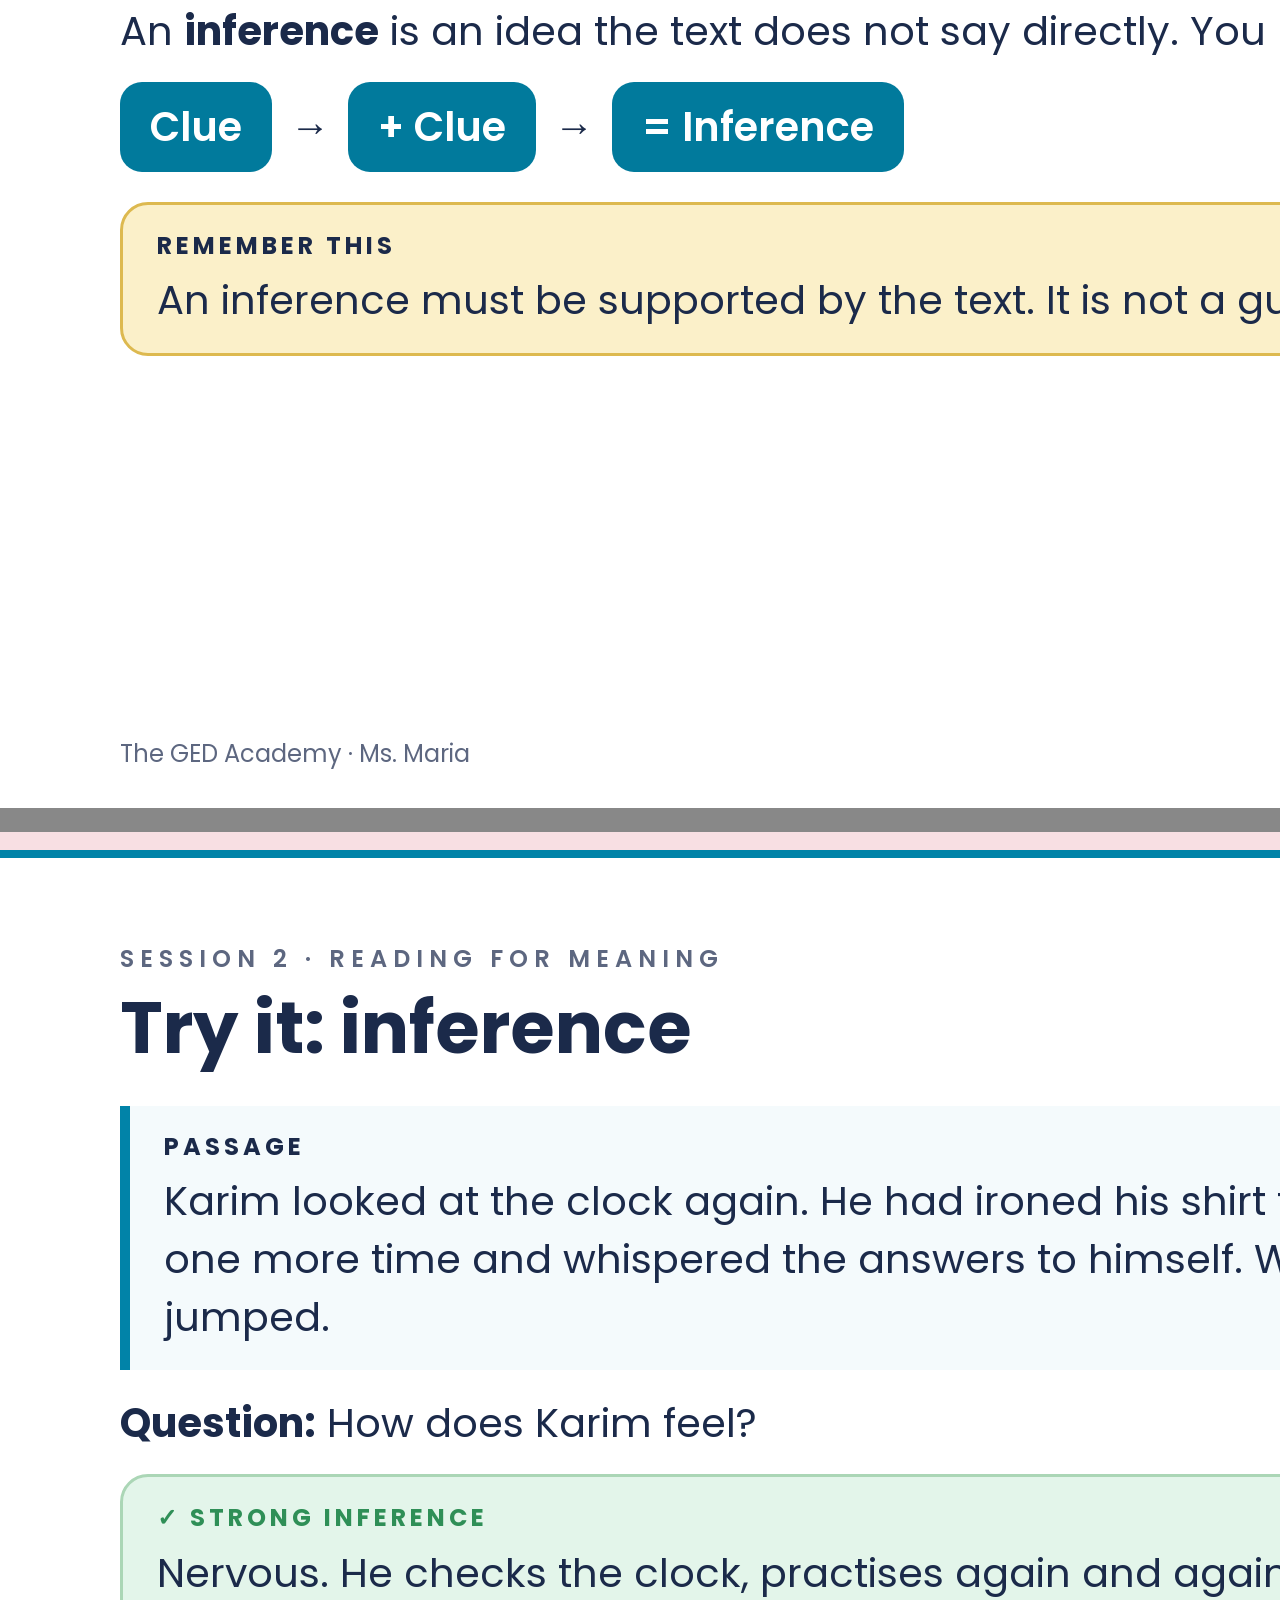
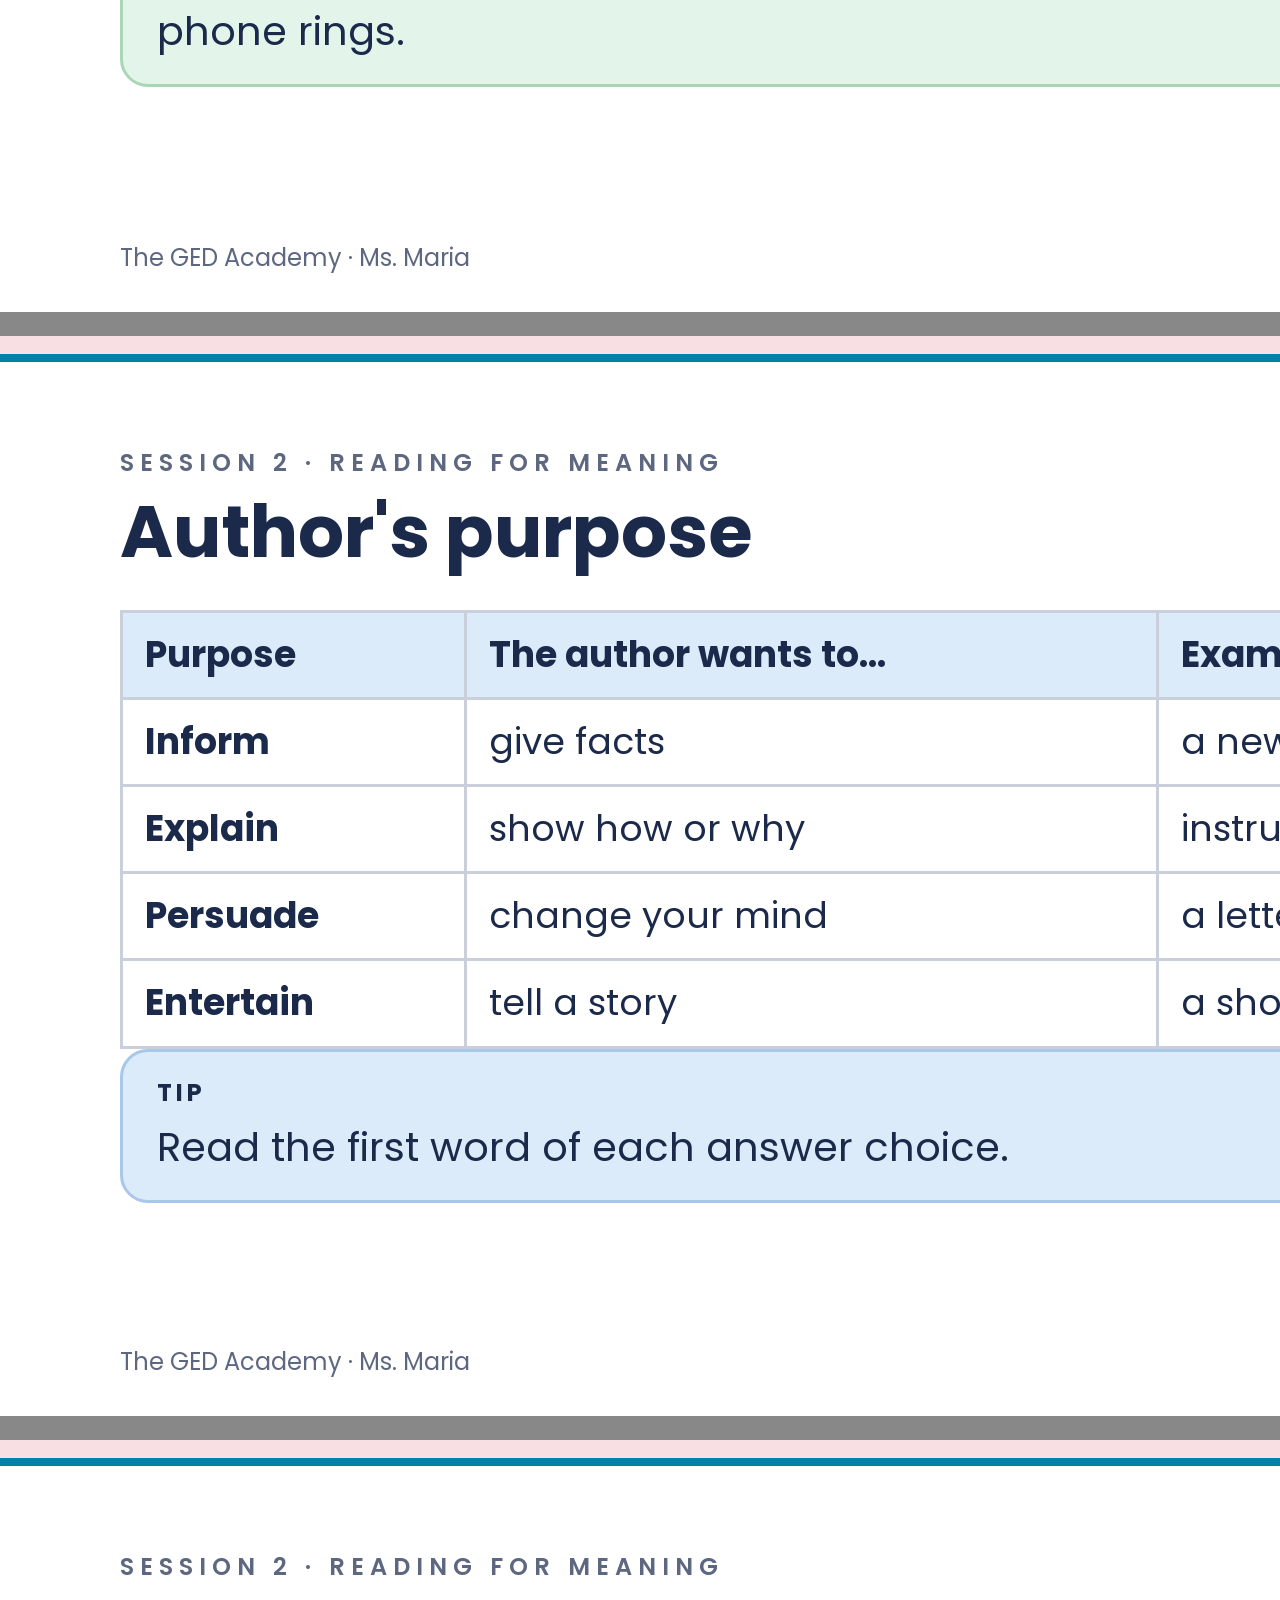
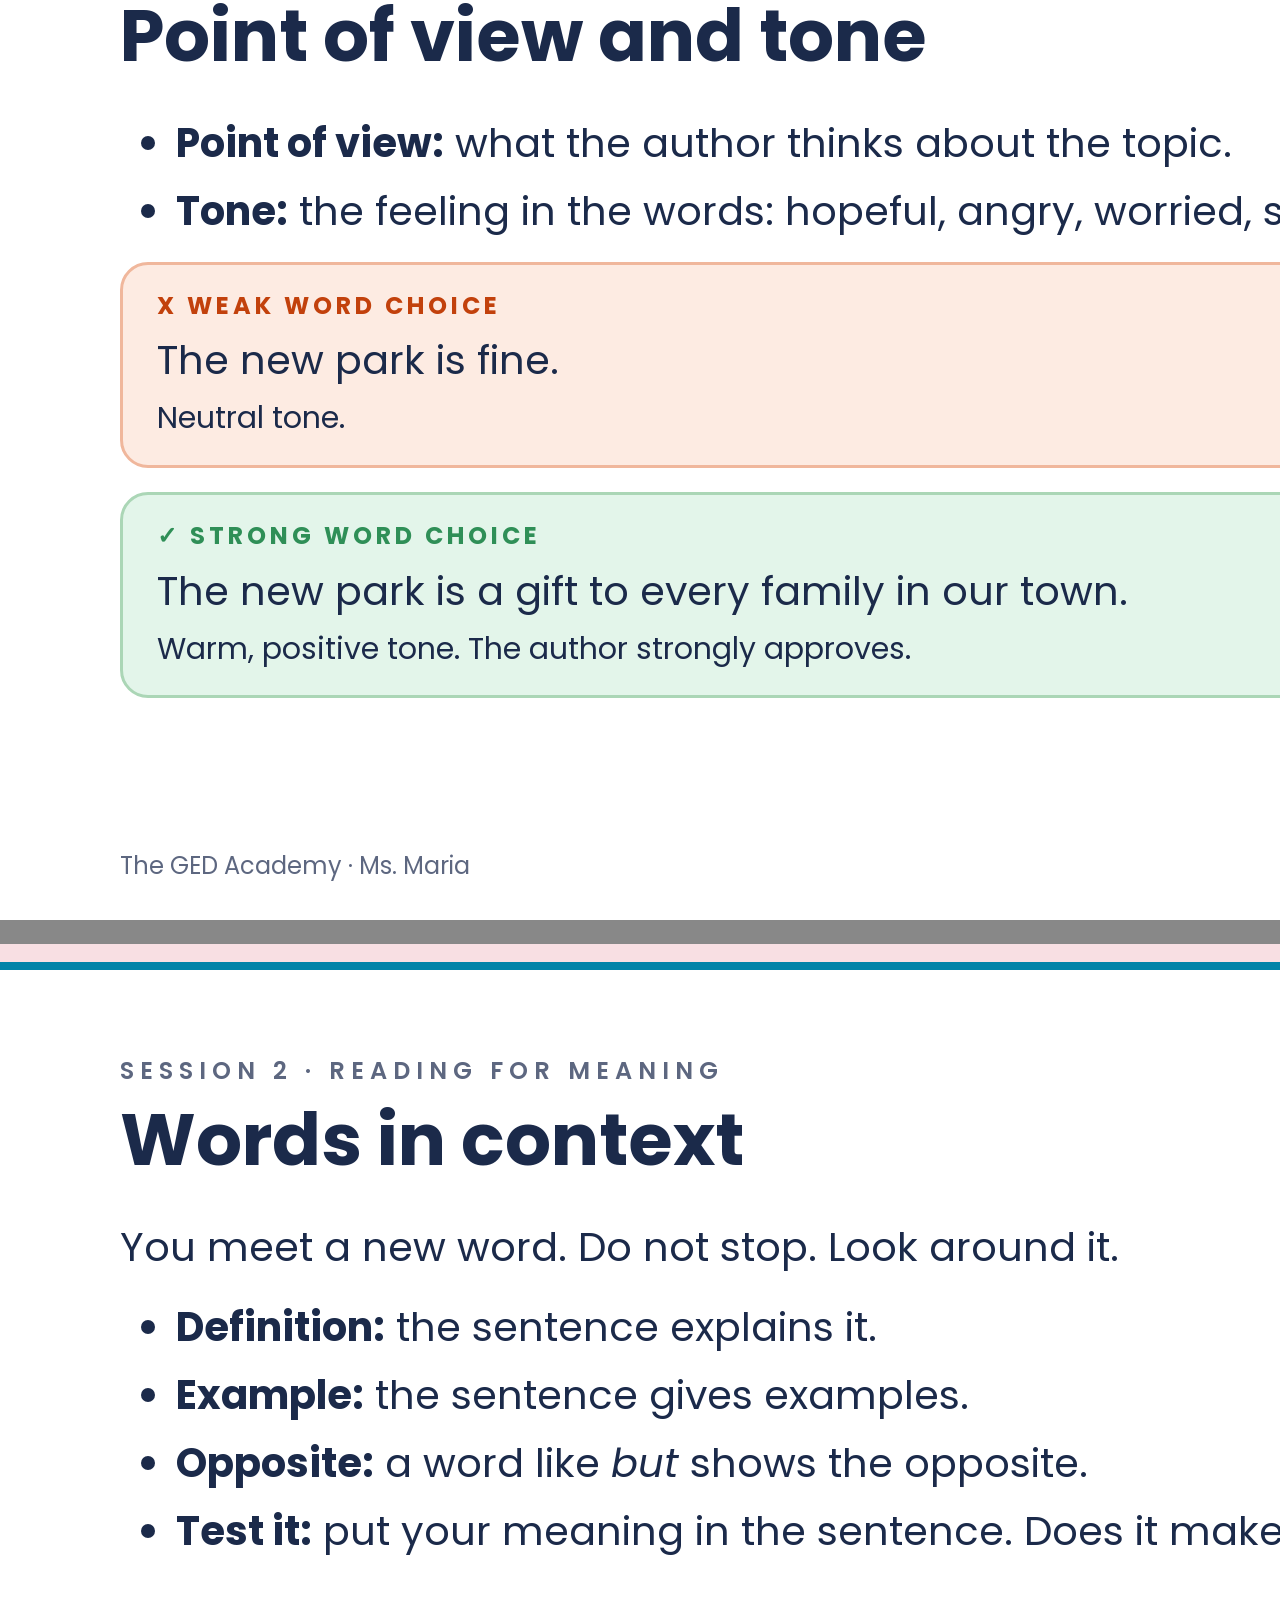
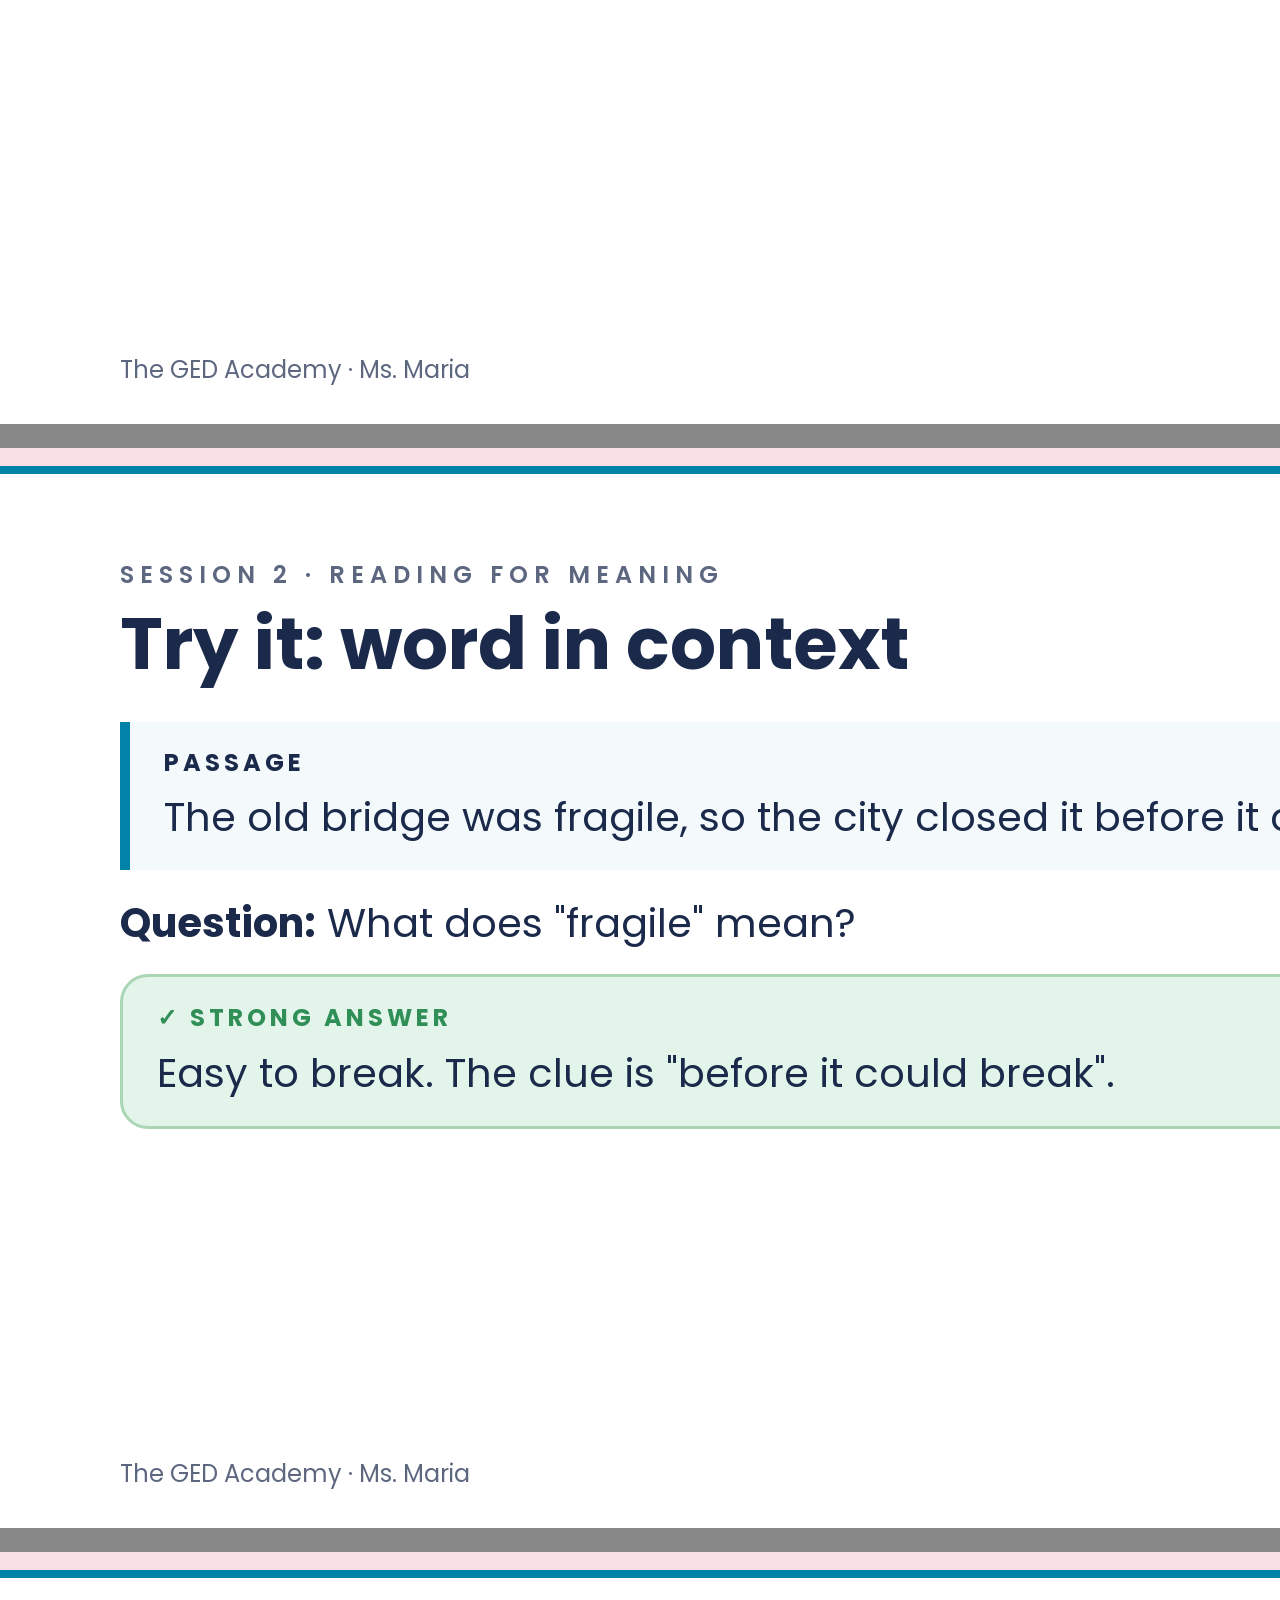
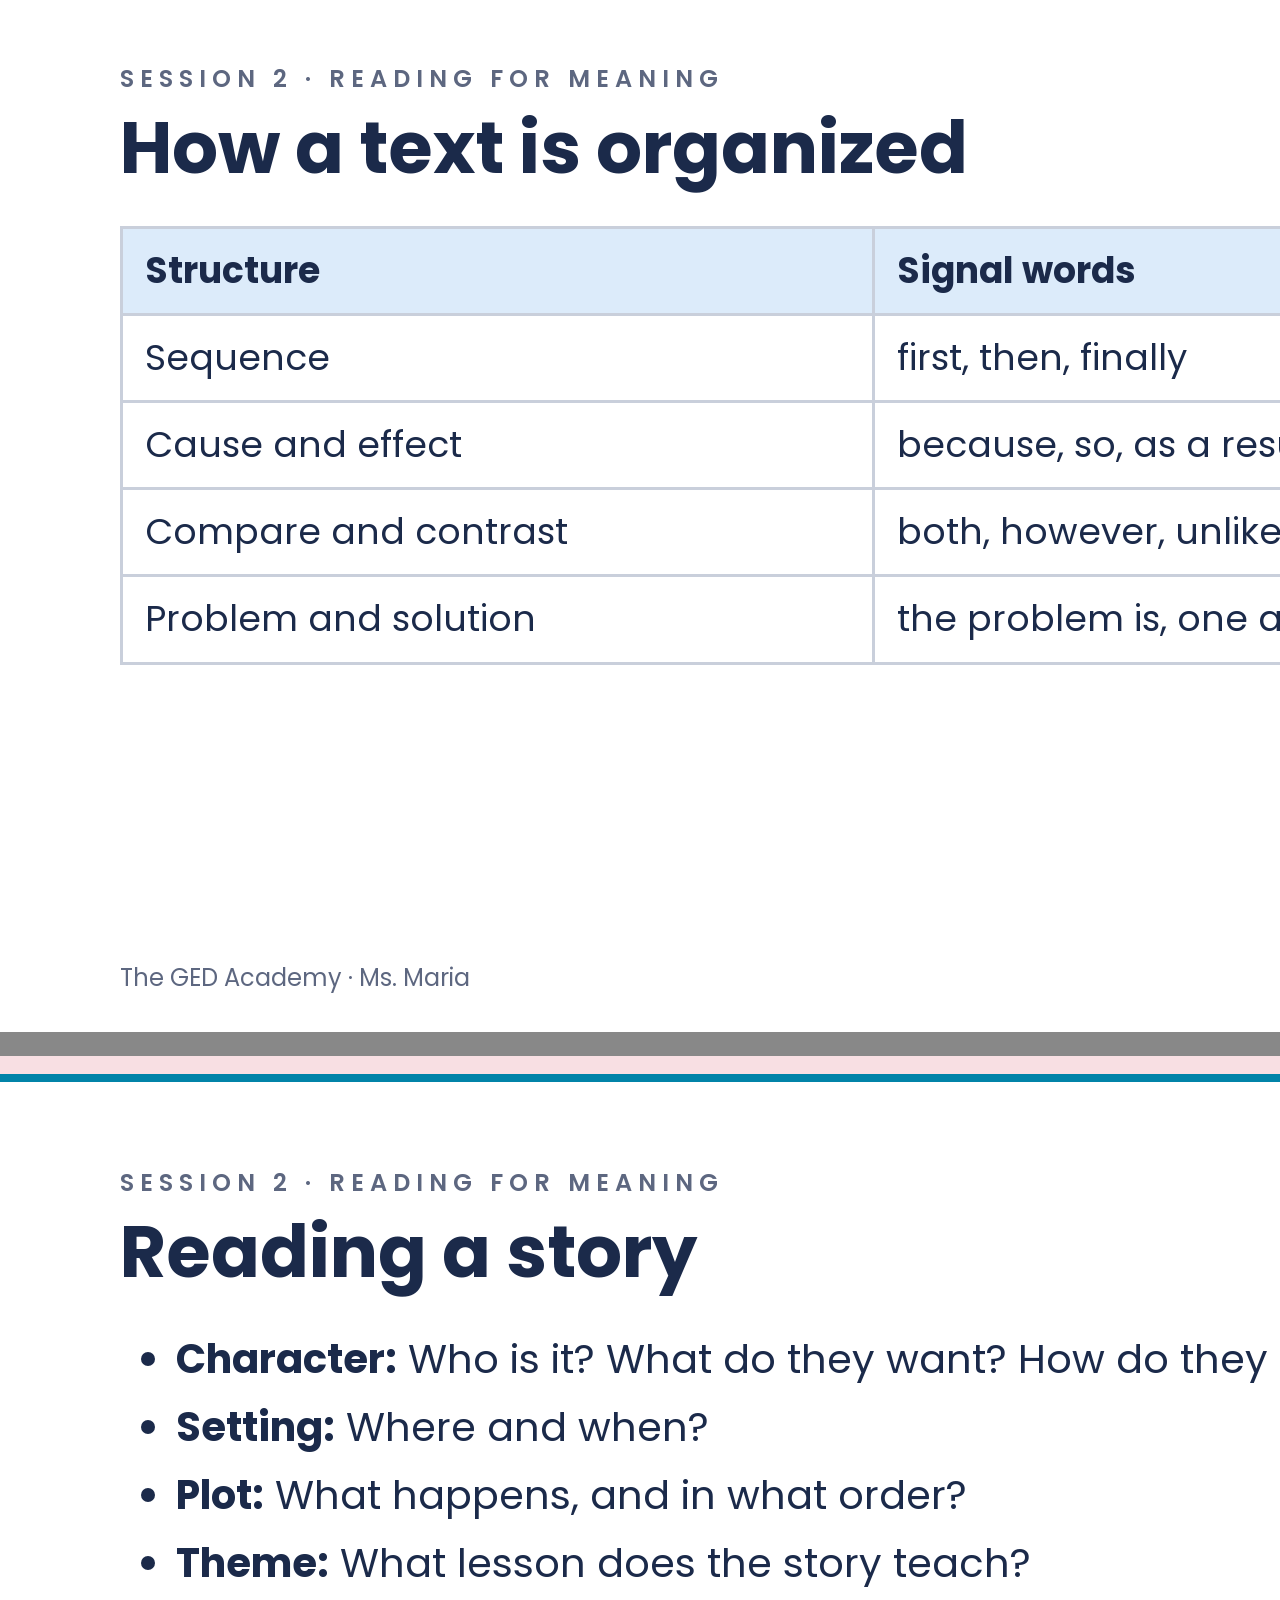
<file: rla/slides/session02.html>
<!doctype html><html lang="en"><head><meta charset="utf-8"><meta name="robots" content="noindex"><title>Reasoning Through Language Arts · Session 2 · Slides</title><link href="https://fonts.googleapis.com/css2?family=Poppins:wght@400;600;700&display=swap" rel="stylesheet"><style>
*{box-sizing:border-box}body{margin:0;background:#888;font-family:'Poppins',Arial,sans-serif;color:#1B2A4A}
.page{width:1920px;height:1080px;background:#fff;position:relative;overflow:hidden;padding:110px 120px 90px;font-size:40px;line-height:1.45;margin:0 auto 24px}
.band{position:absolute;left:0;top:0;width:1920px;height:26px;background:#F8DFE3;border-bottom:8px solid #0183A8}
.eye{font-size:24px;letter-spacing:6px;text-transform:uppercase;font-weight:600;margin:0 0 10px;color:#5D6780}
h2{font-size:72px;line-height:1.15;margin:0 0 36px;font-weight:700}
p{margin:0 0 22px}ul,ol{margin:0 0 22px;padding-left:56px}li{margin:10px 0}
.box{border:3px solid #E2E4EC;border-radius:28px;padding:24px 34px;margin:0 0 24px}
.box small{display:block;font-size:30px;margin-top:8px}
.lab{display:block;font-size:24px;letter-spacing:4px;text-transform:uppercase;font-weight:700;margin-bottom:8px}
.weak{background:#FDEBE2;border-color:#F0B79C}.weak .lab{color:#C2410C}
.strong{background:#E3F5EA;border-color:#ABD6B6}.strong .lab{color:#2F8F57}
.gold{background:#FBF0C9;border-color:#DDB94F}.peach{background:#FDE5D2;border-color:#F3C7A5}.blue{background:#DCEBFA;border-color:#A8C7EA}
.pass{border-left:10px solid #0183A8;background:#F4FAFC;border-radius:0 24px 24px 0;padding:24px 34px;margin:0 0 24px}
.flow{display:flex;flex-wrap:wrap;gap:18px;align-items:center;margin:0 0 30px}
.flow span{background:#017A9C;color:#fff;border-radius:22px;padding:16px 30px;font-weight:600}.flow i{font-style:normal;font-weight:700}
table{border-collapse:collapse;width:100%;font-size:36px}th,td{border:3px solid #C9CFDB;padding:16px 22px;text-align:left;vertical-align:top}th{background:#DCEBFA}
.foot{position:absolute;left:120px;right:120px;bottom:36px;display:flex;justify-content:space-between;font-size:24px;color:#5D6780}
.title{background:#F8DFE3;display:flex;flex-direction:column;justify-content:center;align-items:center;text-align:center}
.title .logo{width:200px;height:200px;border-radius:44px;margin-bottom:30px}
.title h1{font-size:104px;line-height:1.12;margin:10px 0 24px;max-width:1500px}.title .sub{font-size:48px;color:#2E3B5C}.title .by{font-size:28px;color:#5D6780;margin-top:40px}
</style></head><body>
<section data-document-role="page" data-label="Reading for Meaning" class="page title"><img class="logo" src="https://learnovateqa.github.io/GED/icons/icon-512.png" alt="The GED Academy logo"><p class="eye">Reasoning Through Language Arts · Session 2</p><h1>Reading for Meaning</h1><p class="sub">Main idea, details, inference and purpose.</p><p class="by">The GED Academy · Elevate with Ms. Maria · Learnovate</p></section>
<section data-document-role="page" data-label="Today you will" class="page"><div class="band"></div><p class="eye">Session 2 · Reading for Meaning</p><h2>Today you will</h2><div class="body"><ul><li>find the main idea and the supporting details</li><li>make an inference from clues</li><li>find the author&#x27;s purpose, point of view and tone</li><li>work out a new word from the words around it</li><li>read a story: character, setting and theme</li></ul></div><div class="foot"><span>The GED Academy · Ms. Maria</span><span>2 / 18</span></div></section>
<section data-document-role="page" data-label="Remember the four steps" class="page"><div class="band"></div><p class="eye">Session 2 · Reading for Meaning</p><h2>Remember the four steps</h2><div class="body"><div class="flow"><span>Read the question</span><i>→</i><span>Read the passage</span><i>→</i><span>Find the evidence</span><i>→</i><span>Answer</span></div><p>Use them for every question today.</p></div><div class="foot"><span>The GED Academy · Ms. Maria</span><span>3 / 18</span></div></section>
<section data-document-role="page" data-label="Main idea and details" class="page"><div class="band"></div><p class="eye">Session 2 · Reading for Meaning</p><h2>Main idea and details</h2><div class="body"><table><tr><th></th><th>What it is</th><th>Ask yourself</th></tr><tr><td><b>Main idea</b></td><td>the most important point</td><td>What is the whole text about?</td></tr><tr><td><b>Detail</b></td><td>a fact or example that supports it</td><td>How does the author show it?</td></tr></table><div class="box blue"><b class="lab">Tip</b>The main idea is often in the first or last sentence, but not always.</div></div><div class="foot"><span>The GED Academy · Ms. Maria</span><span>4 / 18</span></div></section>
<section data-document-role="page" data-label="Try it: main idea" class="page"><div class="band"></div><p class="eye">Session 2 · Reading for Meaning</p><h2>Try it: main idea</h2><div class="body"><div class="pass"><b class="lab">Passage</b>Many towns now have community fridges. People leave extra food inside, and anyone can take it for free. Shops give bread they cannot sell. Families leave fruit from their gardens. Less food is thrown away, and fewer people go hungry.</div><p><b>Question:</b> What is the main idea?</p></div><div class="foot"><span>The GED Academy · Ms. Maria</span><span>5 / 18</span></div></section>
<section data-document-role="page" data-label="Weak answer, strong answer" class="page"><div class="band"></div><p class="eye">Session 2 · Reading for Meaning</p><h2>Weak answer, strong answer</h2><div class="body"><div class="box weak"><b class="lab">X Weak answer</b>Shops give bread they cannot sell.<small>This is one detail, not the whole idea.</small></div><div class="box strong"><b class="lab">✓ Strong answer</b>Community fridges share extra food, so less food is wasted and fewer people go hungry.<small>This covers the whole passage.</small></div></div><div class="foot"><span>The GED Academy · Ms. Maria</span><span>6 / 18</span></div></section>
<section data-document-role="page" data-label="Summarize in one sentence" class="page"><div class="band"></div><p class="eye">Session 2 · Reading for Meaning</p><h2>Summarize in one sentence</h2><div class="body"><p>A good summary gives the main idea and the most important details. It is short, and it does not add your opinion.</p><ol><li>Who or what is the text about?</li><li>What is the main point?</li><li>What are one or two key details?</li></ol></div><div class="foot"><span>The GED Academy · Ms. Maria</span><span>7 / 18</span></div></section>
<section data-document-role="page" data-label="Inference: read the clues" class="page"><div class="band"></div><p class="eye">Session 2 · Reading for Meaning</p><h2>Inference: read the clues</h2><div class="body"><p>An <b>inference</b> is an idea the text does not say directly. You put the clues together.</p><div class="flow"><span>Clue</span><i>→</i><span>+ Clue</span><i>→</i><span>= Inference</span></div><div class="box gold"><b class="lab">Remember this</b>An inference must be supported by the text. It is not a guess.</div></div><div class="foot"><span>The GED Academy · Ms. Maria</span><span>8 / 18</span></div></section>
<section data-document-role="page" data-label="Try it: inference" class="page"><div class="band"></div><p class="eye">Session 2 · Reading for Meaning</p><h2>Try it: inference</h2><div class="body"><div class="pass"><b class="lab">Passage</b>Karim looked at the clock again. He had ironed his shirt twice. He read his notes one more time and whispered the answers to himself. When his phone rang, he jumped.</div><p><b>Question:</b> How does Karim feel?</p><div class="box strong"><b class="lab">✓ Strong inference</b>Nervous. He checks the clock, practises again and again, and jumps when the phone rings.</div></div><div class="foot"><span>The GED Academy · Ms. Maria</span><span>9 / 18</span></div></section>
<section data-document-role="page" data-label="Author&#x27;s purpose" class="page"><div class="band"></div><p class="eye">Session 2 · Reading for Meaning</p><h2>Author&#x27;s purpose</h2><div class="body"><table><tr><th>Purpose</th><th>The author wants to…</th><th>Example</th></tr><tr><td><b>Inform</b></td><td>give facts</td><td>a news report</td></tr><tr><td><b>Explain</b></td><td>show how or why</td><td>instructions</td></tr><tr><td><b>Persuade</b></td><td>change your mind</td><td>a letter to the editor</td></tr><tr><td><b>Entertain</b></td><td>tell a story</td><td>a short story</td></tr></table><div class="box blue"><b class="lab">Tip</b>Read the first word of each answer choice.</div></div><div class="foot"><span>The GED Academy · Ms. Maria</span><span>10 / 18</span></div></section>
<section data-document-role="page" data-label="Point of view and tone" class="page"><div class="band"></div><p class="eye">Session 2 · Reading for Meaning</p><h2>Point of view and tone</h2><div class="body"><ul><li><b>Point of view:</b> what the author thinks about the topic.</li><li><b>Tone:</b> the feeling in the words: hopeful, angry, worried, serious.</li></ul><div class="box weak"><b class="lab">X Weak word choice</b>The new park is fine.<small>Neutral tone.</small></div><div class="box strong"><b class="lab">✓ Strong word choice</b>The new park is a gift to every family in our town.<small>Warm, positive tone. The author strongly approves.</small></div></div><div class="foot"><span>The GED Academy · Ms. Maria</span><span>11 / 18</span></div></section>
<section data-document-role="page" data-label="Words in context" class="page"><div class="band"></div><p class="eye">Session 2 · Reading for Meaning</p><h2>Words in context</h2><div class="body"><p>You meet a new word. Do not stop. Look around it.</p><ul><li><b>Definition:</b> the sentence explains it.</li><li><b>Example:</b> the sentence gives examples.</li><li><b>Opposite:</b> a word like <i>but</i> shows the opposite.</li><li><b>Test it:</b> put your meaning in the sentence. Does it make sense?</li></ul></div><div class="foot"><span>The GED Academy · Ms. Maria</span><span>12 / 18</span></div></section>
<section data-document-role="page" data-label="Try it: word in context" class="page"><div class="band"></div><p class="eye">Session 2 · Reading for Meaning</p><h2>Try it: word in context</h2><div class="body"><div class="pass"><b class="lab">Passage</b>The old bridge was fragile, so the city closed it before it could break.</div><p><b>Question:</b> What does &quot;fragile&quot; mean?</p><div class="box strong"><b class="lab">✓ Strong answer</b>Easy to break. The clue is &quot;before it could break&quot;.</div></div><div class="foot"><span>The GED Academy · Ms. Maria</span><span>13 / 18</span></div></section>
<section data-document-role="page" data-label="How a text is organized" class="page"><div class="band"></div><p class="eye">Session 2 · Reading for Meaning</p><h2>How a text is organized</h2><div class="body"><table><tr><th>Structure</th><th>Signal words</th></tr><tr><td>Sequence</td><td>first, then, finally</td></tr><tr><td>Cause and effect</td><td>because, so, as a result</td></tr><tr><td>Compare and contrast</td><td>both, however, unlike</td></tr><tr><td>Problem and solution</td><td>the problem is, one answer is</td></tr></table></div><div class="foot"><span>The GED Academy · Ms. Maria</span><span>14 / 18</span></div></section>
<section data-document-role="page" data-label="Reading a story" class="page"><div class="band"></div><p class="eye">Session 2 · Reading for Meaning</p><h2>Reading a story</h2><div class="body"><ul><li><b>Character:</b> Who is it? What do they want? How do they change?</li><li><b>Setting:</b> Where and when?</li><li><b>Plot:</b> What happens, and in what order?</li><li><b>Theme:</b> What lesson does the story teach?</li></ul><div class="box peach"><b class="lab">Common mistake</b>Giving the theme as one word, like &quot;family&quot;. A theme is a sentence: &quot;Family can help us through hard times.&quot;</div></div><div class="foot"><span>The GED Academy · Ms. Maria</span><span>15 / 18</span></div></section>
<section data-document-role="page" data-label="Cite the evidence" class="page"><div class="band"></div><p class="eye">Session 2 · Reading for Meaning</p><h2>Cite the evidence</h2><div class="body"><p>Every answer needs proof from the text.</p><div class="box weak"><b class="lab">X Weak answer</b>She is kind because she seems nice.</div><div class="box strong"><b class="lab">✓ Strong answer</b>She is kind. The text says she &quot;carried her neighbour&#x27;s shopping up four floors&quot;.</div></div><div class="foot"><span>The GED Academy · Ms. Maria</span><span>16 / 18</span></div></section>
<section data-document-role="page" data-label="Now it is your turn" class="page"><div class="band"></div><p class="eye">Session 2 · Reading for Meaning</p><h2>Now it is your turn</h2><div class="body"><div class="flow"><span>Reviewer</span><i>→</i><span>Workbook</span><i>→</i><span>Quiz</span><i>→</i><span>Checklist</span></div><p>Read the reviewer. Do the workbook. Take the short quiz. Tick the checklist.</p></div><div class="foot"><span>The GED Academy · Ms. Maria</span><span>17 / 18</span></div></section>
<section data-document-role="page" data-label="Thank you!" class="page title"><img class="logo" src="https://learnovateqa.github.io/GED/icons/icon-512.png" alt="The GED Academy logo"><p class="eye">Reasoning Through Language Arts · Session 2</p><h1>Thank you!</h1><p class="sub">See you in Session 3: Analyzing Arguments.</p><p class="by">The GED Academy · Elevate with Ms. Maria · Learnovate</p></section>
</body></html>
</file>
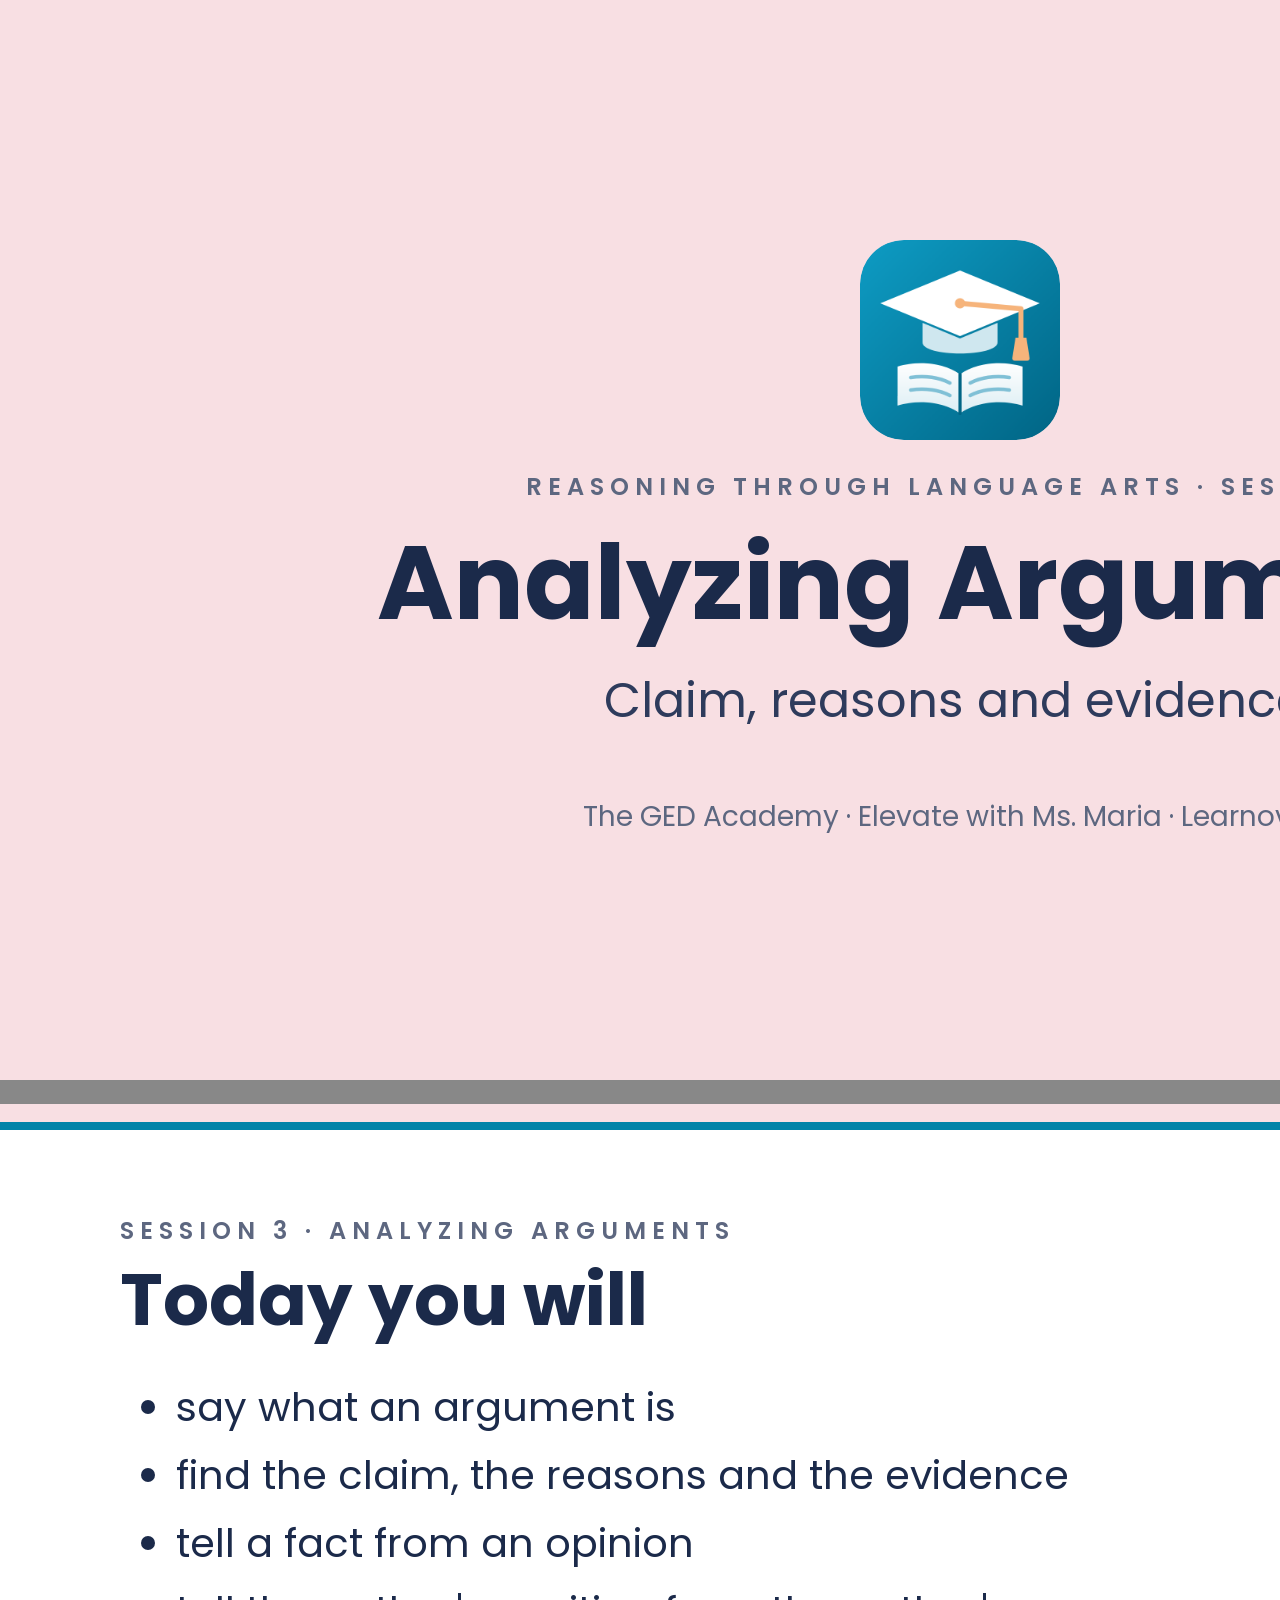
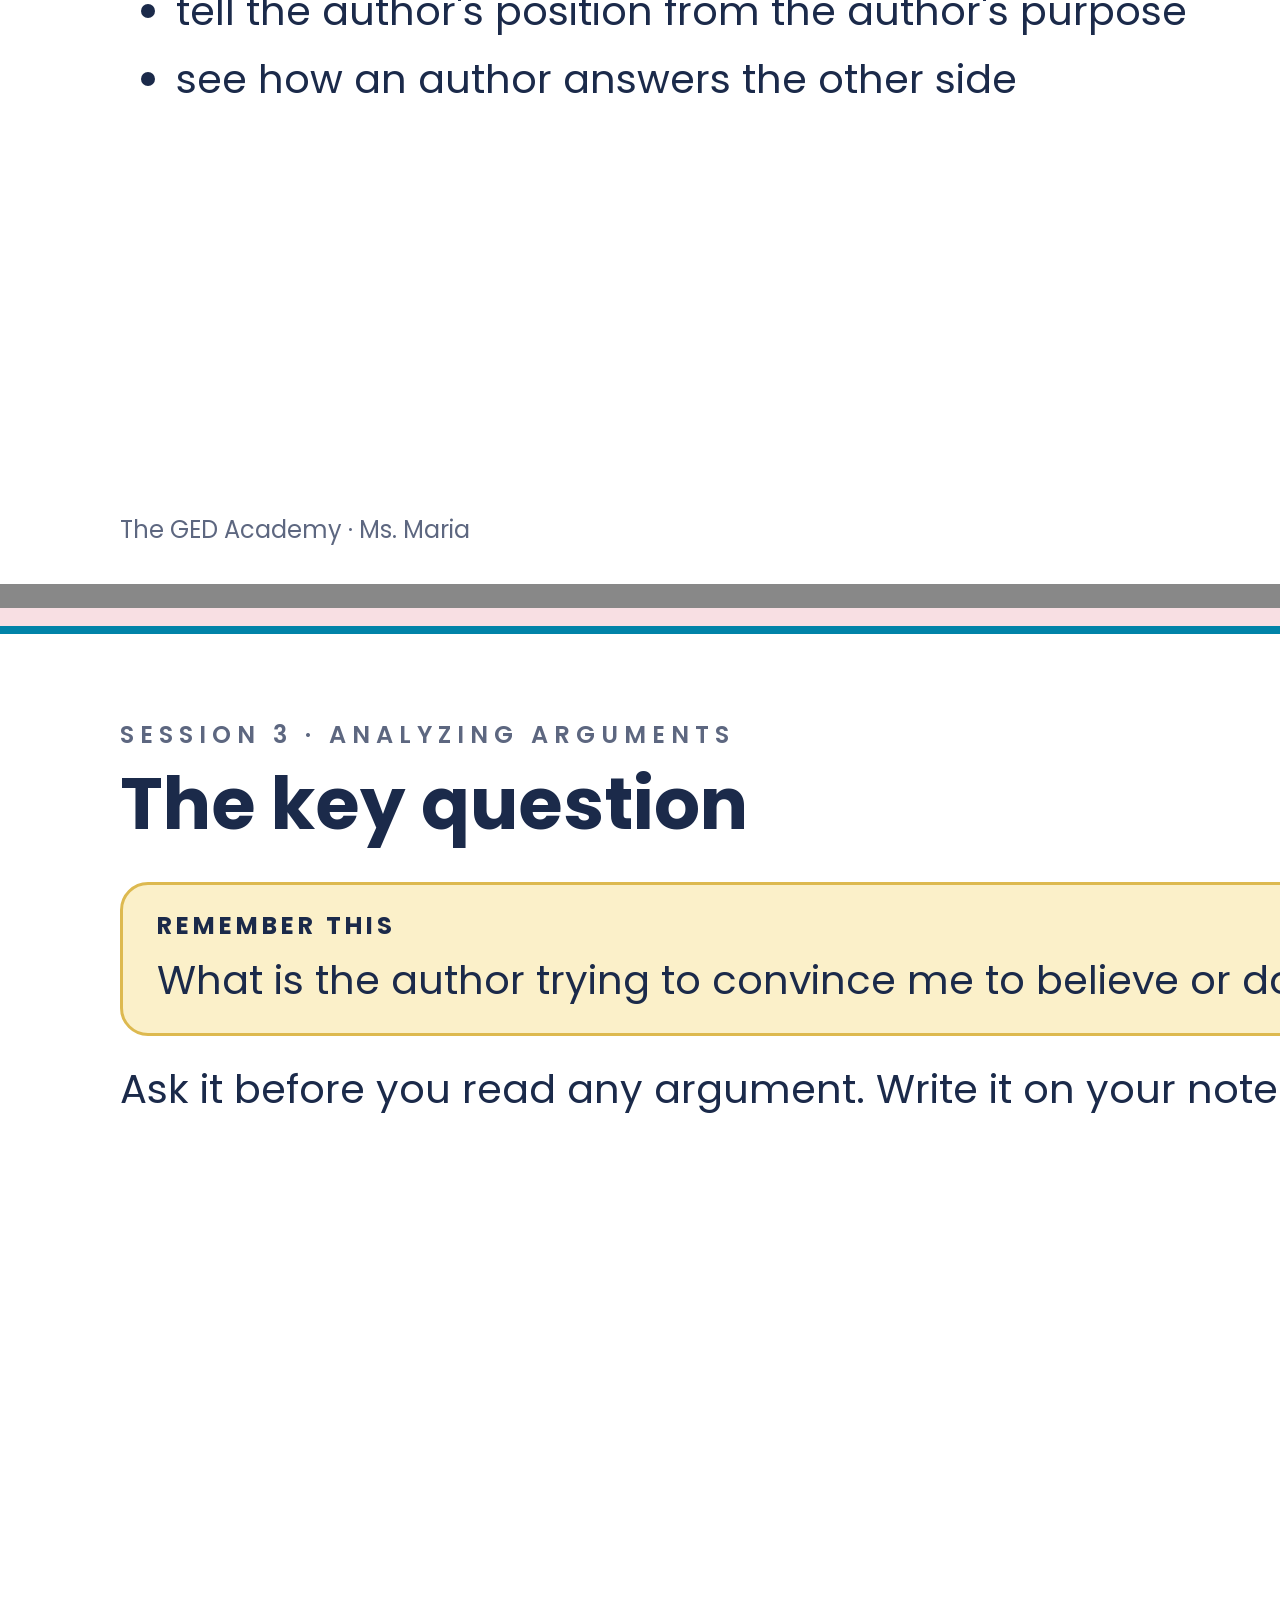
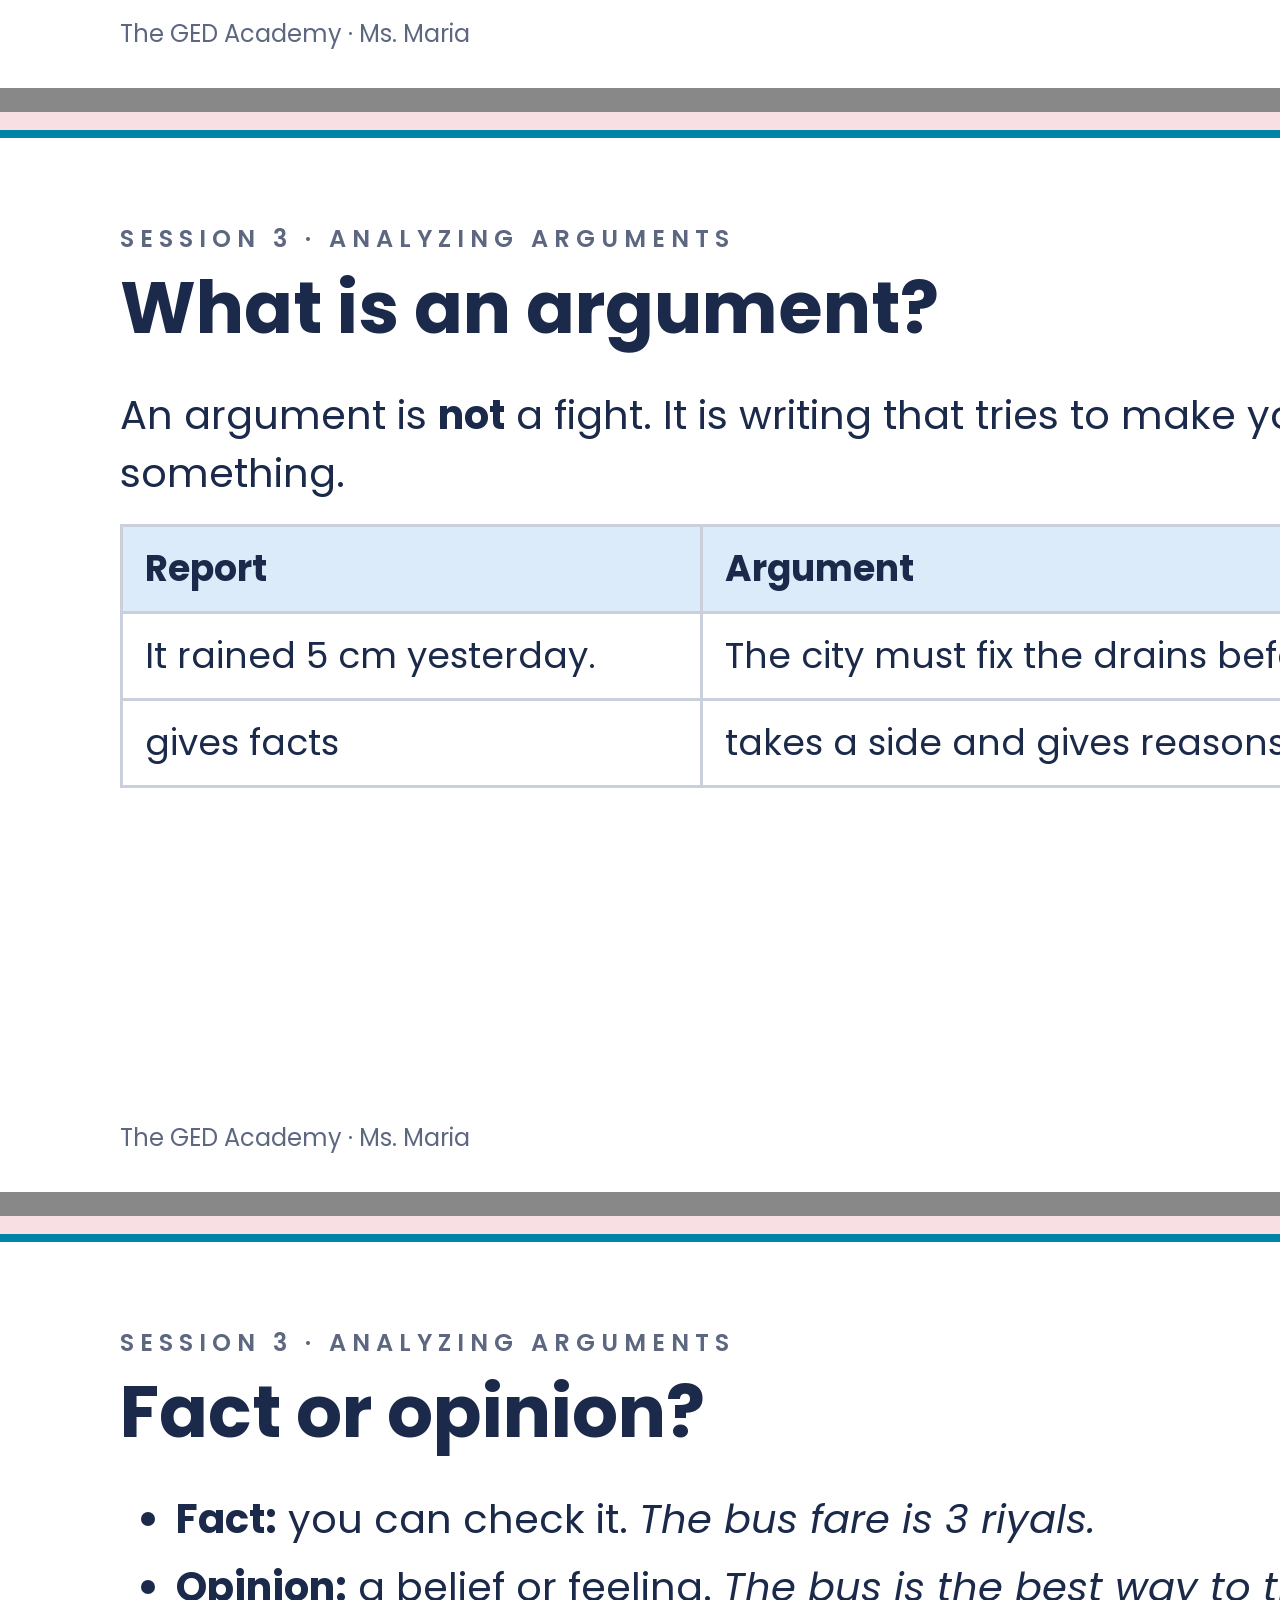
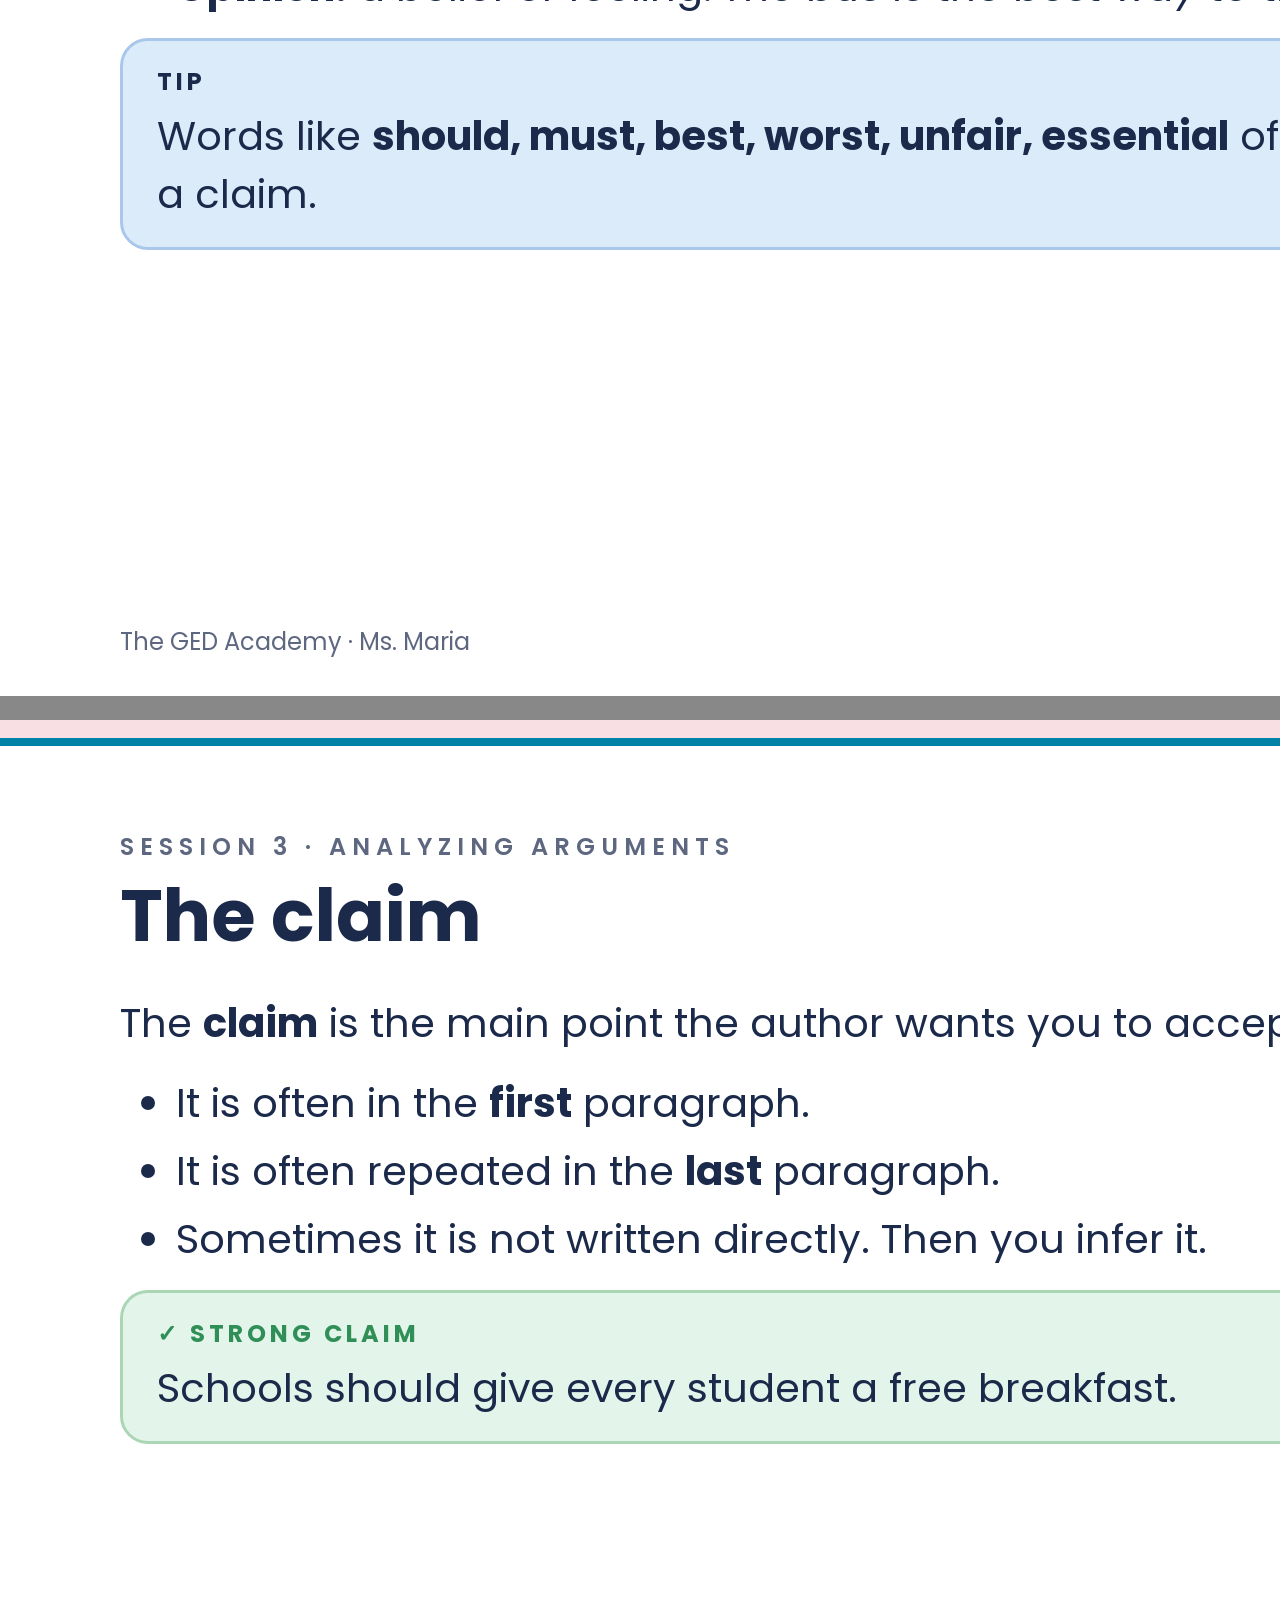
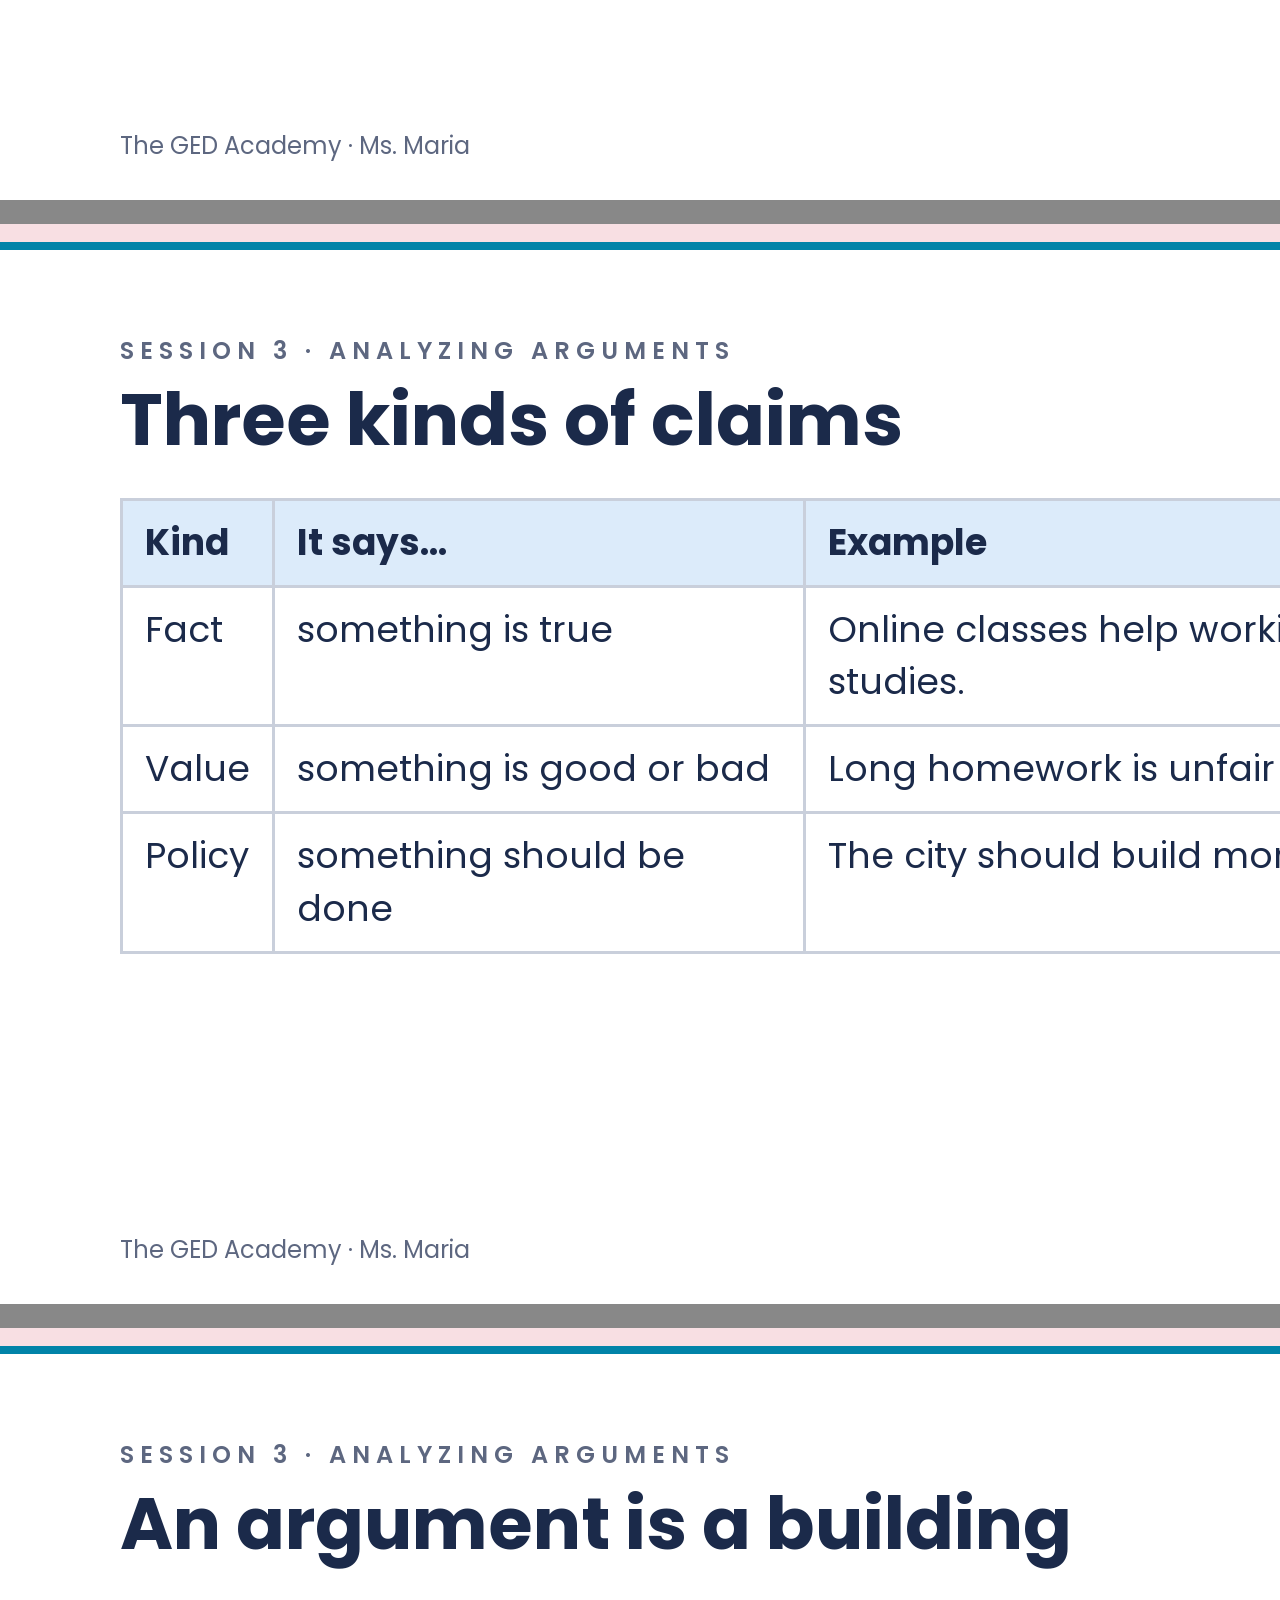
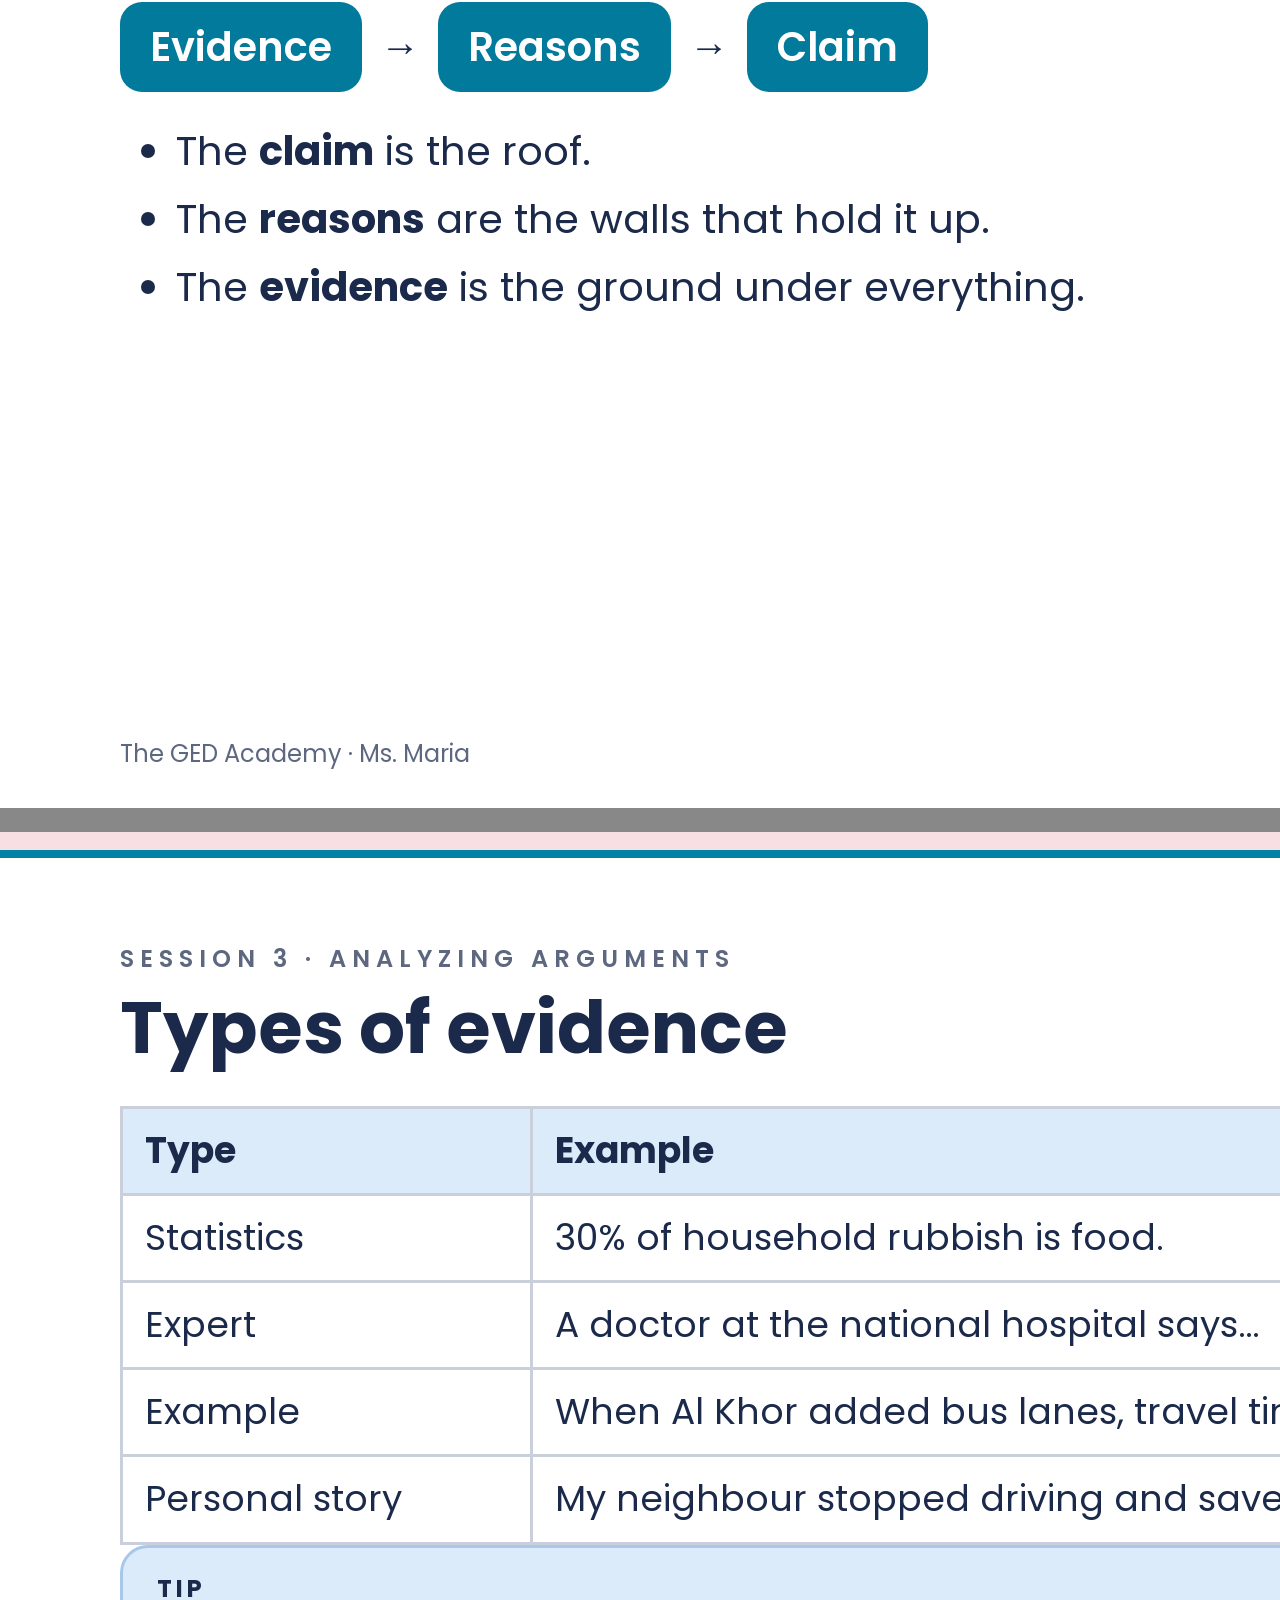
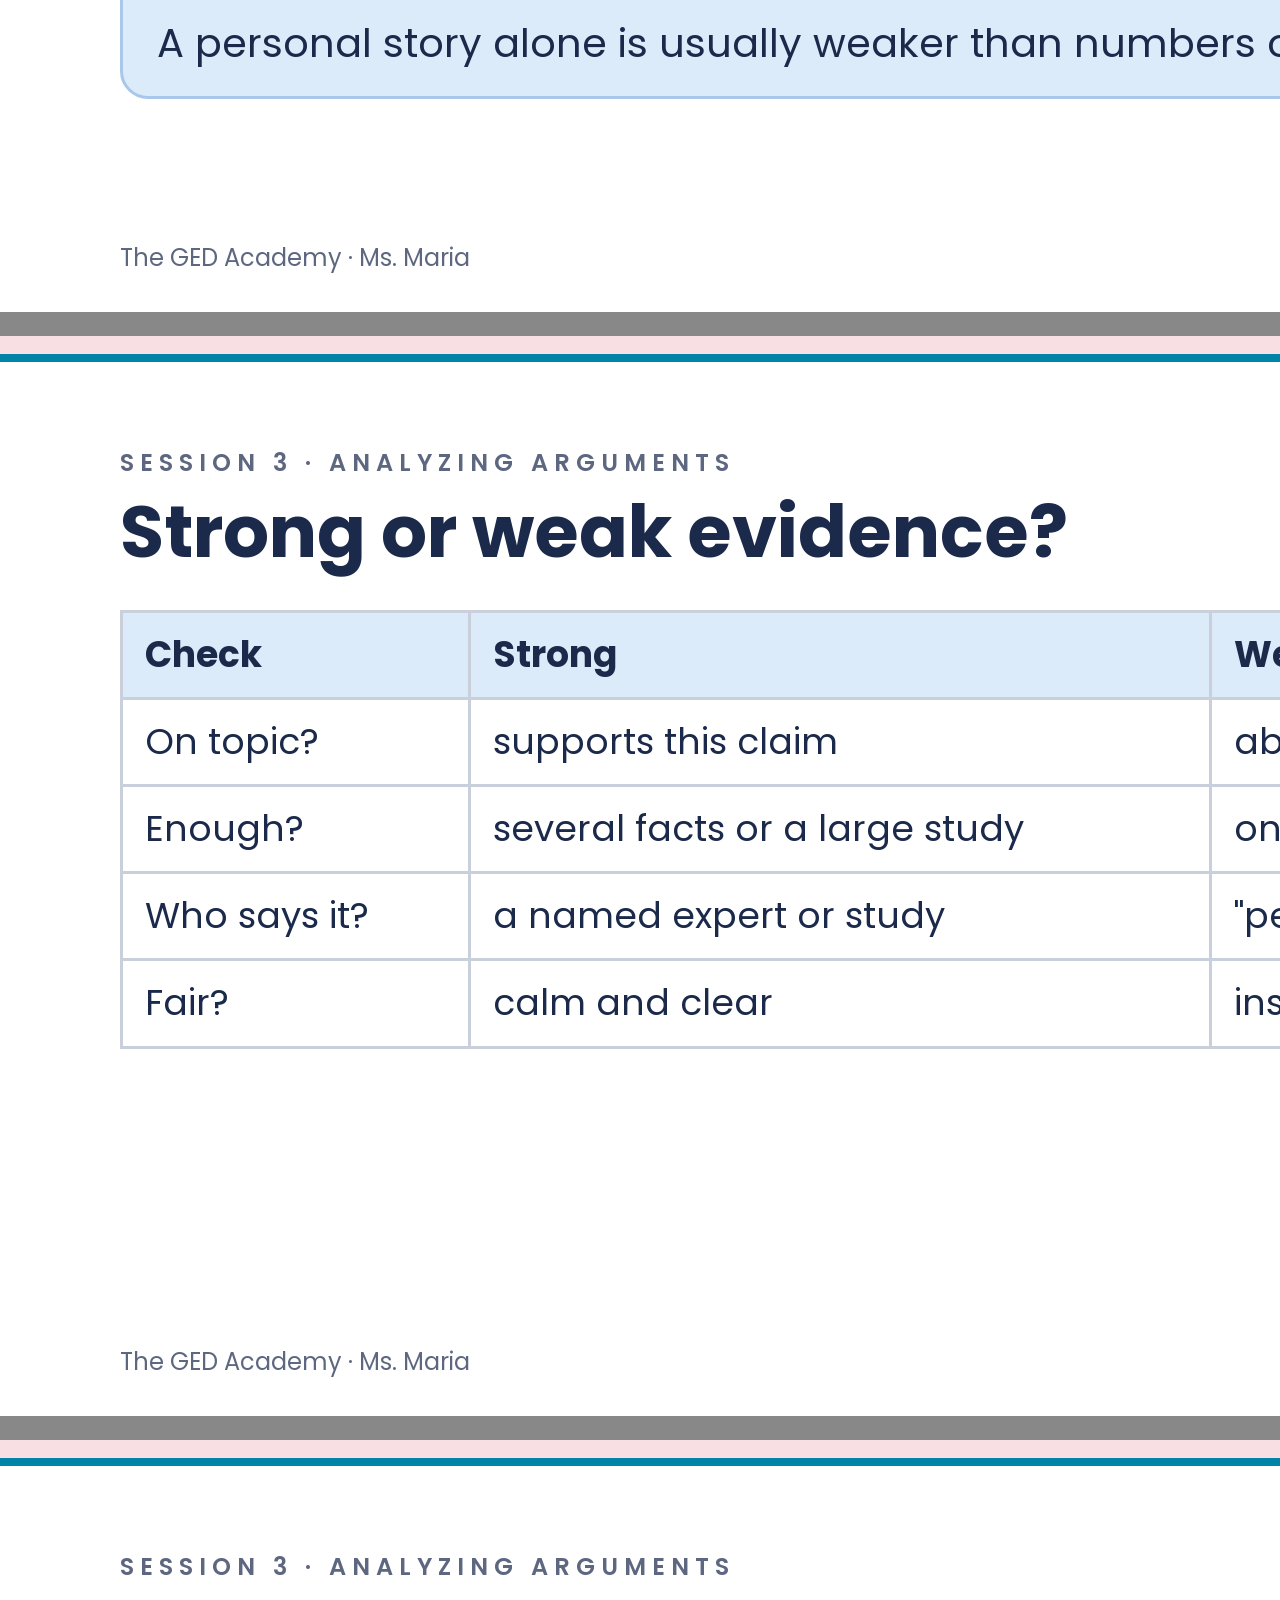
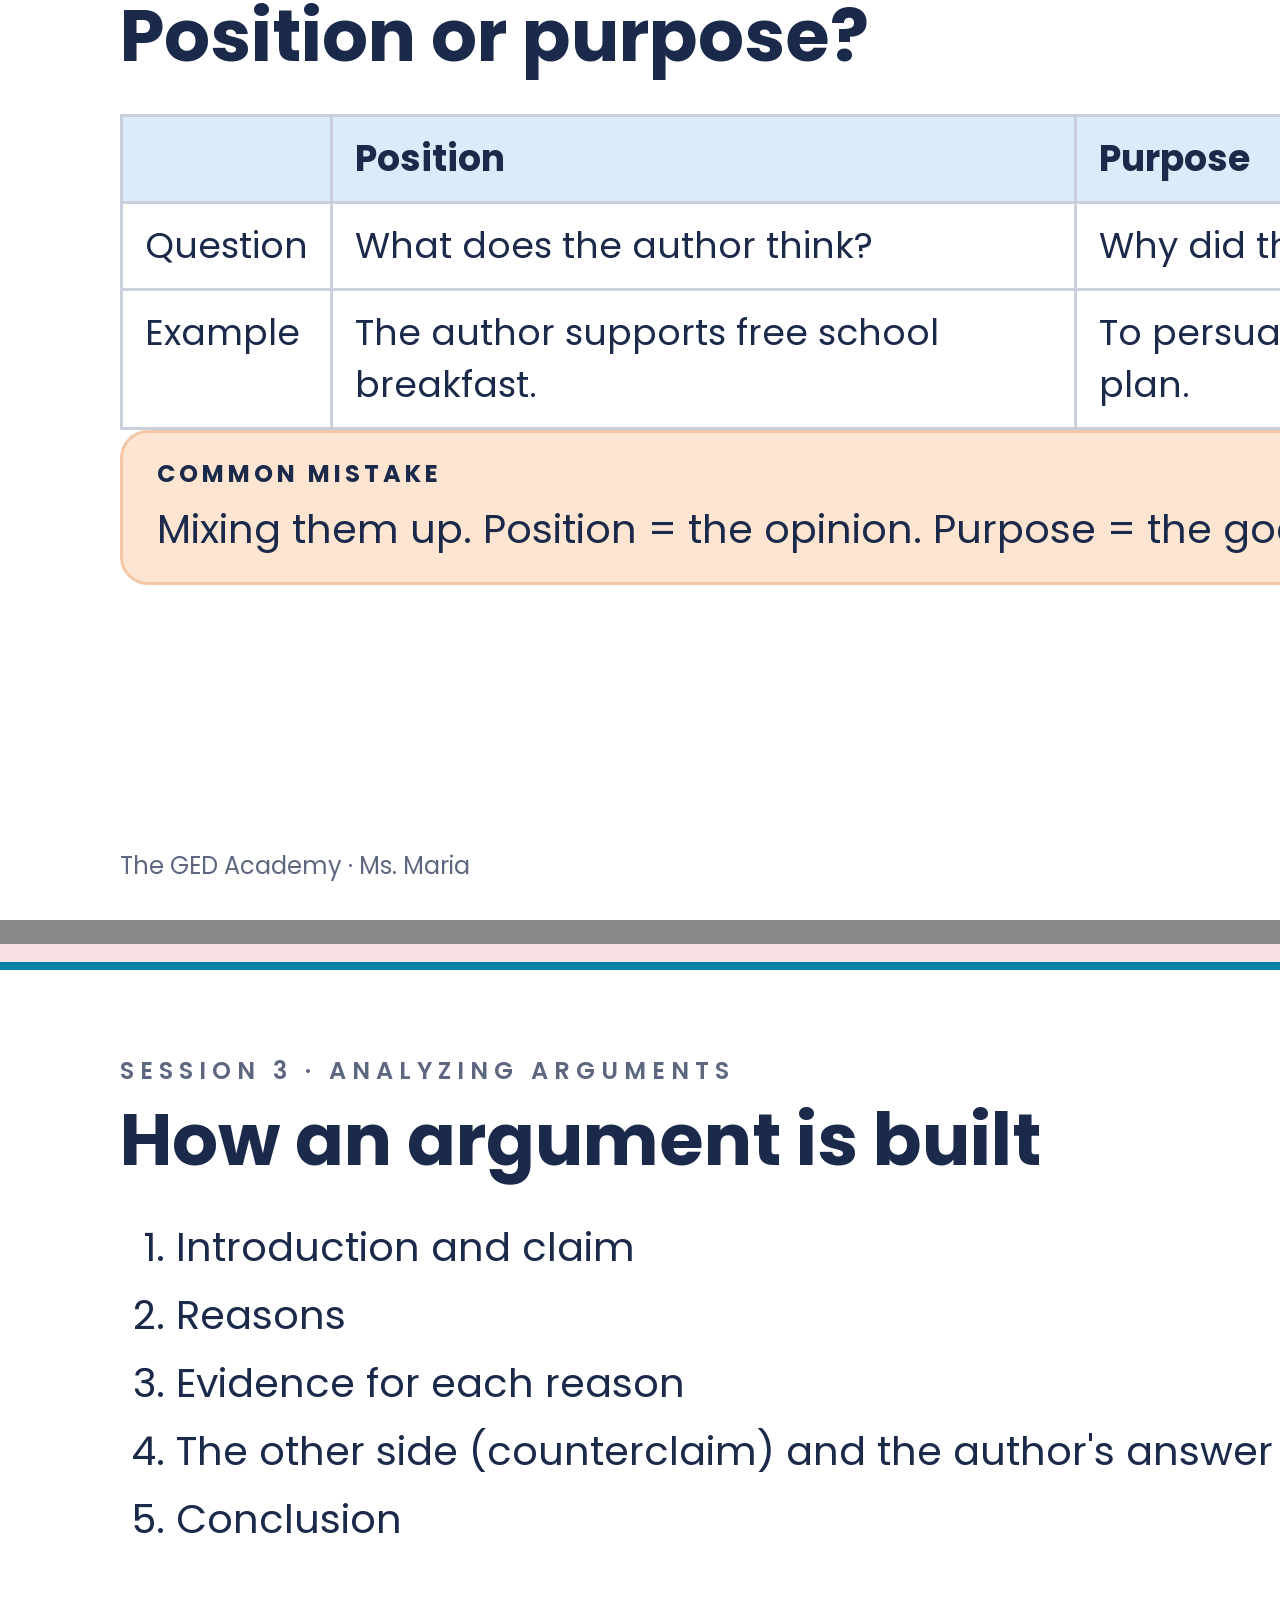
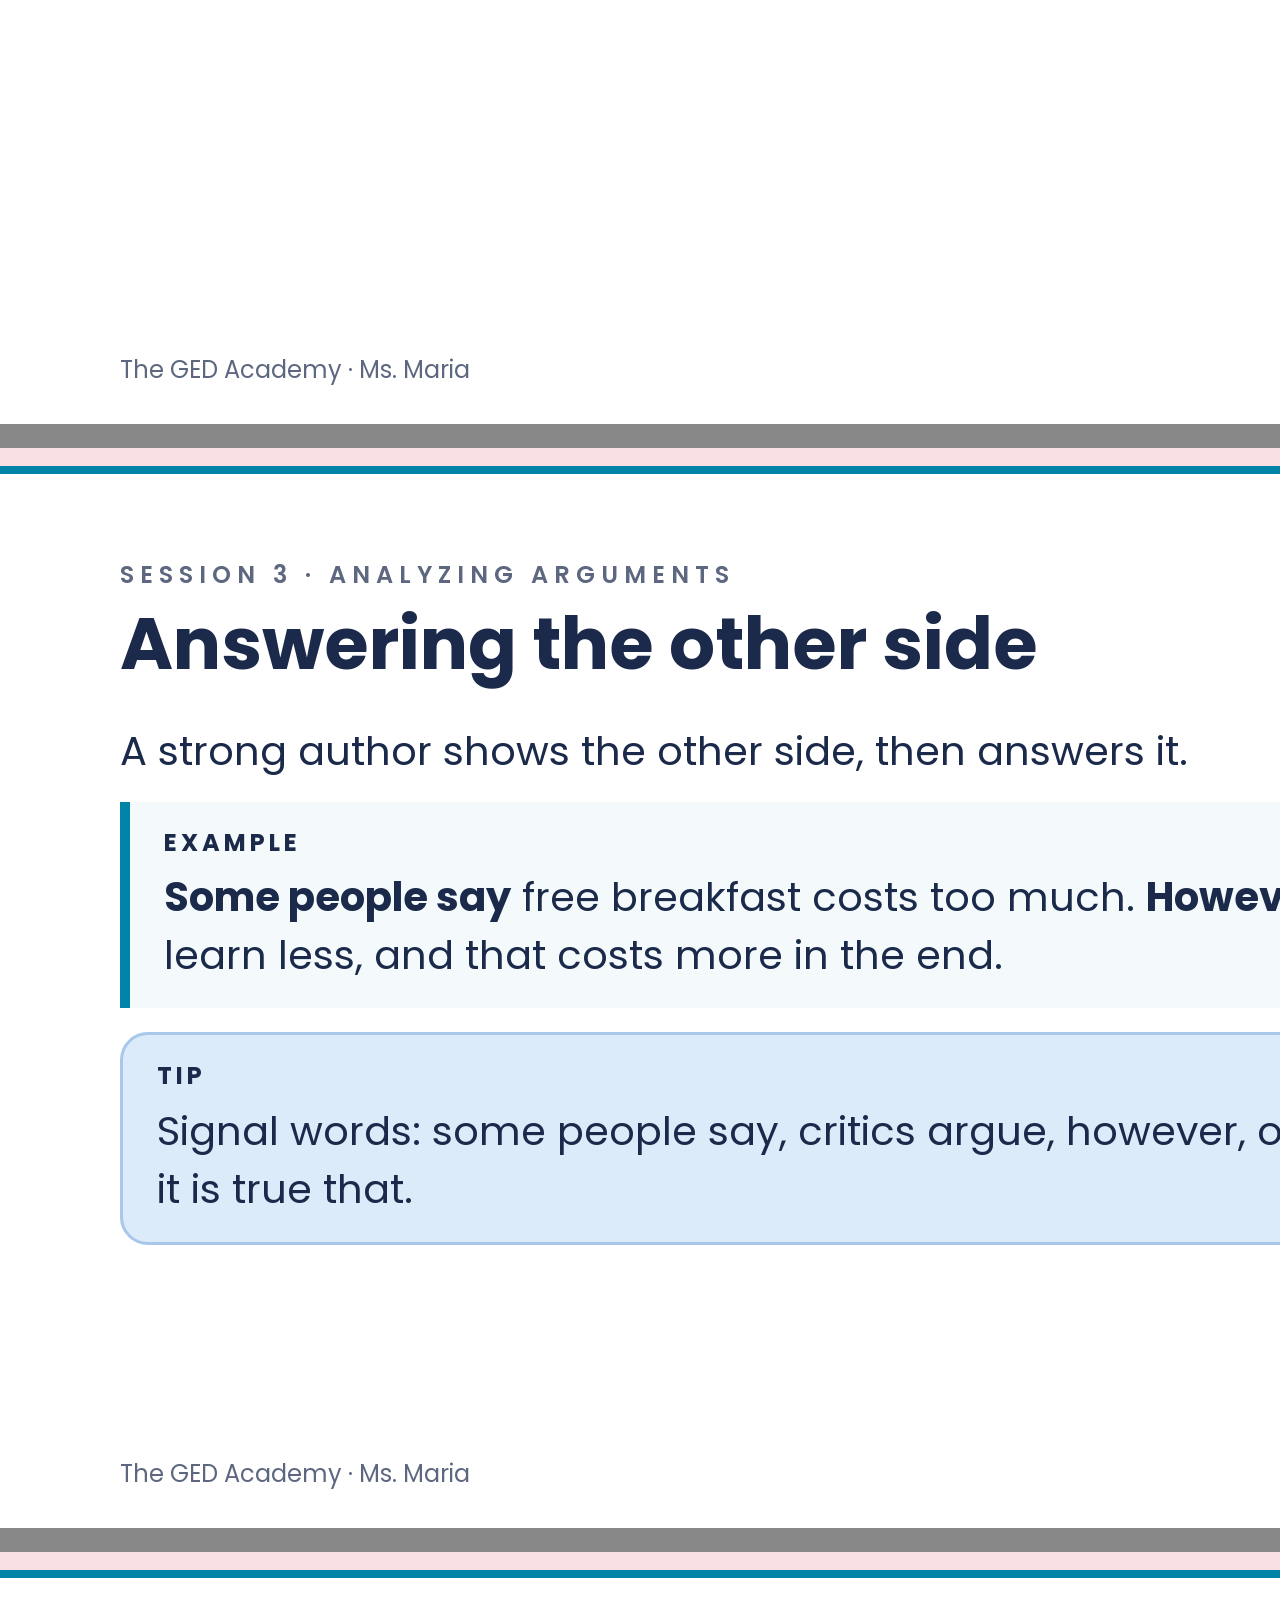
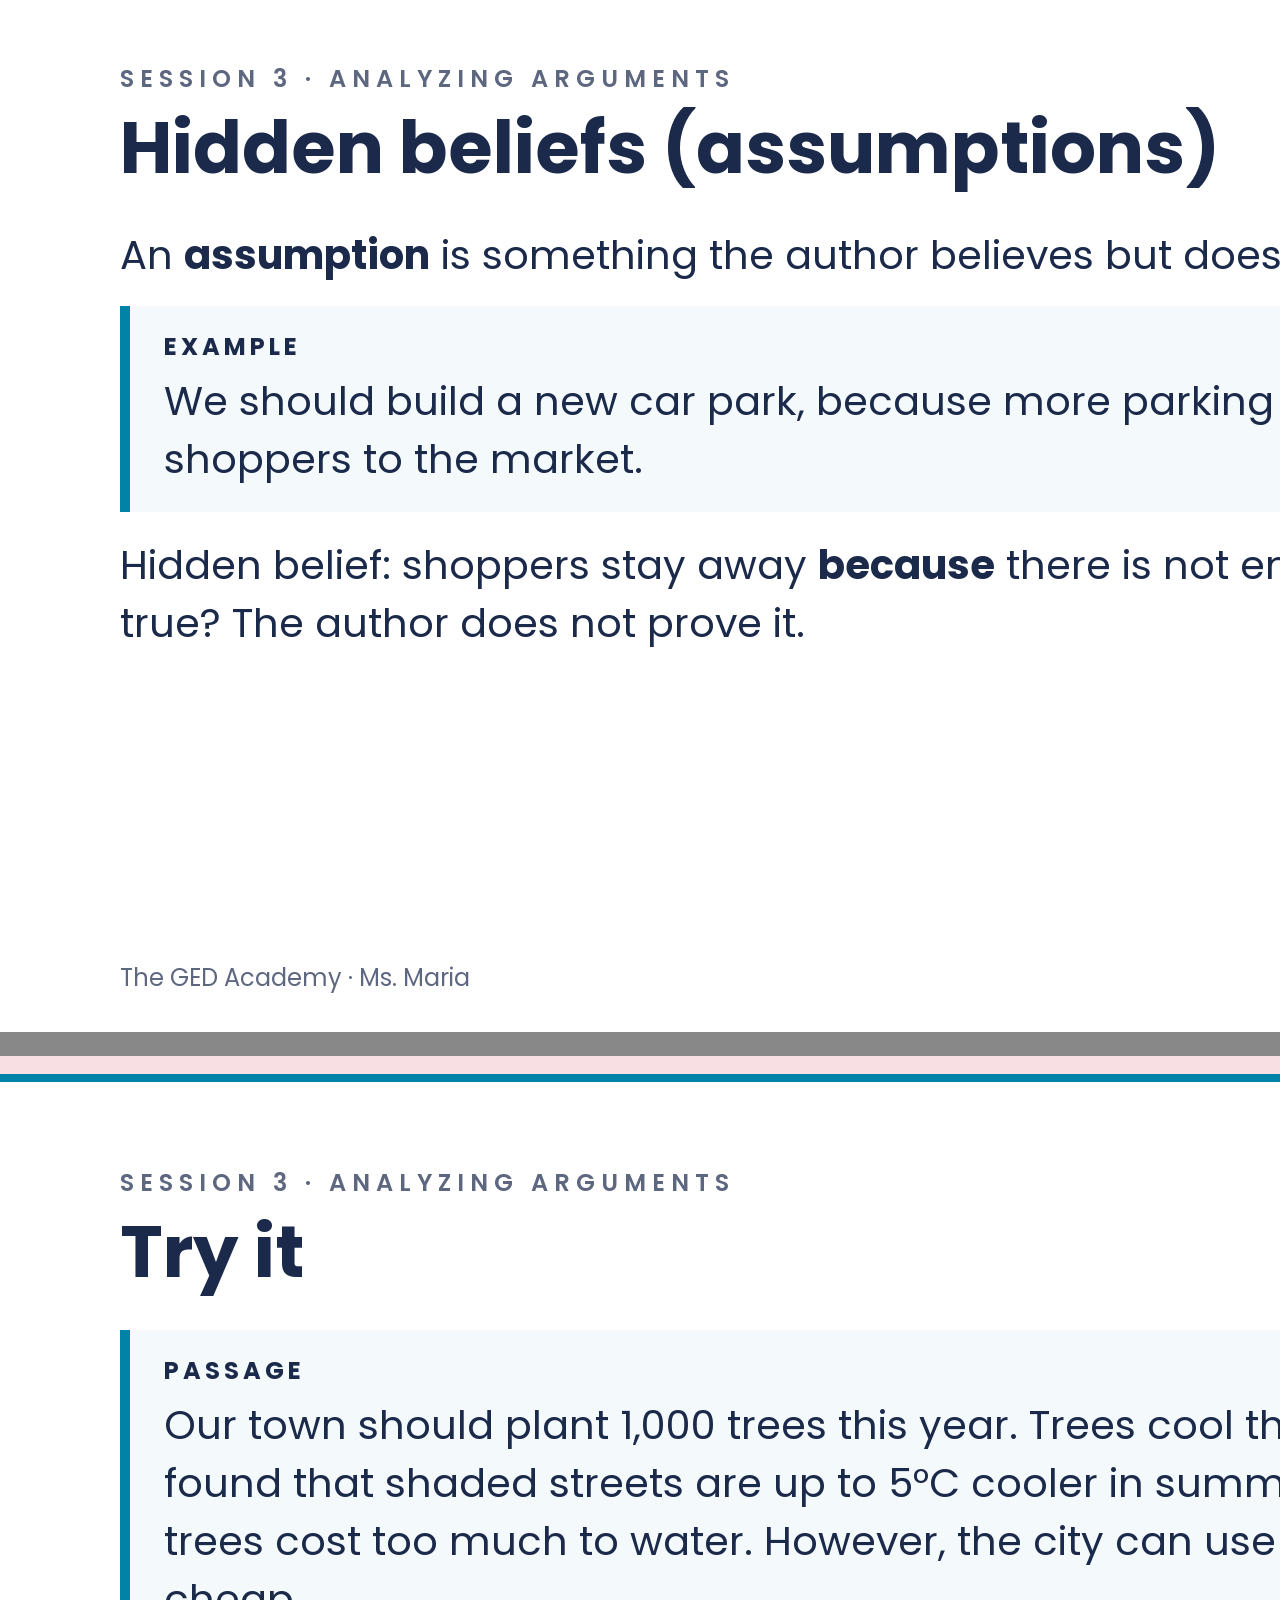
<file: rla/slides/session03.html>
<!doctype html><html lang="en"><head><meta charset="utf-8"><meta name="robots" content="noindex"><title>Reasoning Through Language Arts · Session 3 · Slides</title><link href="https://fonts.googleapis.com/css2?family=Poppins:wght@400;600;700&display=swap" rel="stylesheet"><style>
*{box-sizing:border-box}body{margin:0;background:#888;font-family:'Poppins',Arial,sans-serif;color:#1B2A4A}
.page{width:1920px;height:1080px;background:#fff;position:relative;overflow:hidden;padding:110px 120px 90px;font-size:40px;line-height:1.45;margin:0 auto 24px}
.band{position:absolute;left:0;top:0;width:1920px;height:26px;background:#F8DFE3;border-bottom:8px solid #0183A8}
.eye{font-size:24px;letter-spacing:6px;text-transform:uppercase;font-weight:600;margin:0 0 10px;color:#5D6780}
h2{font-size:72px;line-height:1.15;margin:0 0 36px;font-weight:700}
p{margin:0 0 22px}ul,ol{margin:0 0 22px;padding-left:56px}li{margin:10px 0}
.box{border:3px solid #E2E4EC;border-radius:28px;padding:24px 34px;margin:0 0 24px}
.box small{display:block;font-size:30px;margin-top:8px}
.lab{display:block;font-size:24px;letter-spacing:4px;text-transform:uppercase;font-weight:700;margin-bottom:8px}
.weak{background:#FDEBE2;border-color:#F0B79C}.weak .lab{color:#C2410C}
.strong{background:#E3F5EA;border-color:#ABD6B6}.strong .lab{color:#2F8F57}
.gold{background:#FBF0C9;border-color:#DDB94F}.peach{background:#FDE5D2;border-color:#F3C7A5}.blue{background:#DCEBFA;border-color:#A8C7EA}
.pass{border-left:10px solid #0183A8;background:#F4FAFC;border-radius:0 24px 24px 0;padding:24px 34px;margin:0 0 24px}
.flow{display:flex;flex-wrap:wrap;gap:18px;align-items:center;margin:0 0 30px}
.flow span{background:#017A9C;color:#fff;border-radius:22px;padding:16px 30px;font-weight:600}.flow i{font-style:normal;font-weight:700}
table{border-collapse:collapse;width:100%;font-size:36px}th,td{border:3px solid #C9CFDB;padding:16px 22px;text-align:left;vertical-align:top}th{background:#DCEBFA}
.foot{position:absolute;left:120px;right:120px;bottom:36px;display:flex;justify-content:space-between;font-size:24px;color:#5D6780}
.title{background:#F8DFE3;display:flex;flex-direction:column;justify-content:center;align-items:center;text-align:center}
.title .logo{width:200px;height:200px;border-radius:44px;margin-bottom:30px}
.title h1{font-size:104px;line-height:1.12;margin:10px 0 24px;max-width:1500px}.title .sub{font-size:48px;color:#2E3B5C}.title .by{font-size:28px;color:#5D6780;margin-top:40px}
</style></head><body>
<section data-document-role="page" data-label="Analyzing Arguments" class="page title"><img class="logo" src="https://learnovateqa.github.io/GED/icons/icon-512.png" alt="The GED Academy logo"><p class="eye">Reasoning Through Language Arts · Session 3</p><h1>Analyzing Arguments</h1><p class="sub">Claim, reasons and evidence.</p><p class="by">The GED Academy · Elevate with Ms. Maria · Learnovate</p></section>
<section data-document-role="page" data-label="Today you will" class="page"><div class="band"></div><p class="eye">Session 3 · Analyzing Arguments</p><h2>Today you will</h2><div class="body"><ul><li>say what an argument is</li><li>find the claim, the reasons and the evidence</li><li>tell a fact from an opinion</li><li>tell the author&#x27;s position from the author&#x27;s purpose</li><li>see how an author answers the other side</li></ul></div><div class="foot"><span>The GED Academy · Ms. Maria</span><span>2 / 19</span></div></section>
<section data-document-role="page" data-label="The key question" class="page"><div class="band"></div><p class="eye">Session 3 · Analyzing Arguments</p><h2>The key question</h2><div class="body"><div class="box gold"><b class="lab">Remember this</b>What is the author trying to convince me to believe or do?</div><p>Ask it before you read any argument. Write it on your note board in the test.</p></div><div class="foot"><span>The GED Academy · Ms. Maria</span><span>3 / 19</span></div></section>
<section data-document-role="page" data-label="What is an argument?" class="page"><div class="band"></div><p class="eye">Session 3 · Analyzing Arguments</p><h2>What is an argument?</h2><div class="body"><p>An argument is <b>not</b> a fight. It is writing that tries to make you believe or do something.</p><table><tr><th>Report</th><th>Argument</th></tr><tr><td>It rained 5 cm yesterday.</td><td>The city must fix the drains before the next storm.</td></tr><tr><td>gives facts</td><td>takes a side and gives reasons</td></tr></table></div><div class="foot"><span>The GED Academy · Ms. Maria</span><span>4 / 19</span></div></section>
<section data-document-role="page" data-label="Fact or opinion?" class="page"><div class="band"></div><p class="eye">Session 3 · Analyzing Arguments</p><h2>Fact or opinion?</h2><div class="body"><ul><li><b>Fact:</b> you can check it. <i>The bus fare is 3 riyals.</i></li><li><b>Opinion:</b> a belief or feeling. <i>The bus is the best way to travel.</i></li></ul><div class="box blue"><b class="lab">Tip</b>Words like <b>should, must, best, worst, unfair, essential</b> often show an opinion or a claim.</div></div><div class="foot"><span>The GED Academy · Ms. Maria</span><span>5 / 19</span></div></section>
<section data-document-role="page" data-label="The claim" class="page"><div class="band"></div><p class="eye">Session 3 · Analyzing Arguments</p><h2>The claim</h2><div class="body"><p>The <b>claim</b> is the main point the author wants you to accept.</p><ul><li>It is often in the <b>first</b> paragraph.</li><li>It is often repeated in the <b>last</b> paragraph.</li><li>Sometimes it is not written directly. Then you infer it.</li></ul><div class="box strong"><b class="lab">✓ Strong claim</b>Schools should give every student a free breakfast.</div></div><div class="foot"><span>The GED Academy · Ms. Maria</span><span>6 / 19</span></div></section>
<section data-document-role="page" data-label="Three kinds of claims" class="page"><div class="band"></div><p class="eye">Session 3 · Analyzing Arguments</p><h2>Three kinds of claims</h2><div class="body"><table><tr><th>Kind</th><th>It says…</th><th>Example</th></tr><tr><td>Fact</td><td>something is true</td><td>Online classes help working adults finish their studies.</td></tr><tr><td>Value</td><td>something is good or bad</td><td>Long homework is unfair to young children.</td></tr><tr><td>Policy</td><td>something should be done</td><td>The city should build more bus lanes.</td></tr></table></div><div class="foot"><span>The GED Academy · Ms. Maria</span><span>7 / 19</span></div></section>
<section data-document-role="page" data-label="An argument is a building" class="page"><div class="band"></div><p class="eye">Session 3 · Analyzing Arguments</p><h2>An argument is a building</h2><div class="body"><div class="flow"><span>Evidence</span><i>→</i><span>Reasons</span><i>→</i><span>Claim</span></div><ul><li>The <b>claim</b> is the roof.</li><li>The <b>reasons</b> are the walls that hold it up.</li><li>The <b>evidence</b> is the ground under everything.</li></ul></div><div class="foot"><span>The GED Academy · Ms. Maria</span><span>8 / 19</span></div></section>
<section data-document-role="page" data-label="Types of evidence" class="page"><div class="band"></div><p class="eye">Session 3 · Analyzing Arguments</p><h2>Types of evidence</h2><div class="body"><table><tr><th>Type</th><th>Example</th></tr><tr><td>Statistics</td><td>30% of household rubbish is food.</td></tr><tr><td>Expert</td><td>A doctor at the national hospital says…</td></tr><tr><td>Example</td><td>When Al Khor added bus lanes, travel time fell.</td></tr><tr><td>Personal story</td><td>My neighbour stopped driving and saves money.</td></tr></table><div class="box blue"><b class="lab">Tip</b>A personal story alone is usually weaker than numbers or an expert.</div></div><div class="foot"><span>The GED Academy · Ms. Maria</span><span>9 / 19</span></div></section>
<section data-document-role="page" data-label="Strong or weak evidence?" class="page"><div class="band"></div><p class="eye">Session 3 · Analyzing Arguments</p><h2>Strong or weak evidence?</h2><div class="body"><table><tr><th>Check</th><th>Strong</th><th>Weak</th></tr><tr><td>On topic?</td><td>supports this claim</td><td>about something else</td></tr><tr><td>Enough?</td><td>several facts or a large study</td><td>one story</td></tr><tr><td>Who says it?</td><td>a named expert or study</td><td>&quot;people say&quot;</td></tr><tr><td>Fair?</td><td>calm and clear</td><td>insults or big emotions</td></tr></table></div><div class="foot"><span>The GED Academy · Ms. Maria</span><span>10 / 19</span></div></section>
<section data-document-role="page" data-label="Position or purpose?" class="page"><div class="band"></div><p class="eye">Session 3 · Analyzing Arguments</p><h2>Position or purpose?</h2><div class="body"><table><tr><th></th><th>Position</th><th>Purpose</th></tr><tr><td>Question</td><td>What does the author think?</td><td>Why did the author write this?</td></tr><tr><td>Example</td><td>The author supports free school breakfast.</td><td>To persuade parents to support the plan.</td></tr></table><div class="box peach"><b class="lab">Common mistake</b>Mixing them up. Position = the opinion. Purpose = the goal of writing.</div></div><div class="foot"><span>The GED Academy · Ms. Maria</span><span>11 / 19</span></div></section>
<section data-document-role="page" data-label="How an argument is built" class="page"><div class="band"></div><p class="eye">Session 3 · Analyzing Arguments</p><h2>How an argument is built</h2><div class="body"><ol><li>Introduction and claim</li><li>Reasons</li><li>Evidence for each reason</li><li>The other side (counterclaim) and the author&#x27;s answer</li><li>Conclusion</li></ol></div><div class="foot"><span>The GED Academy · Ms. Maria</span><span>12 / 19</span></div></section>
<section data-document-role="page" data-label="Answering the other side" class="page"><div class="band"></div><p class="eye">Session 3 · Analyzing Arguments</p><h2>Answering the other side</h2><div class="body"><p>A strong author shows the other side, then answers it.</p><div class="pass"><b class="lab">Example</b><b>Some people say</b> free breakfast costs too much. <b>However</b>, hungry students learn less, and that costs more in the end.</div><div class="box blue"><b class="lab">Tip</b>Signal words: some people say, critics argue, however, on the other hand, while it is true that.</div></div><div class="foot"><span>The GED Academy · Ms. Maria</span><span>13 / 19</span></div></section>
<section data-document-role="page" data-label="Hidden beliefs (assumptions)" class="page"><div class="band"></div><p class="eye">Session 3 · Analyzing Arguments</p><h2>Hidden beliefs (assumptions)</h2><div class="body"><p>An <b>assumption</b> is something the author believes but does not say.</p><div class="pass"><b class="lab">Example</b>We should build a new car park, because more parking will bring more shoppers to the market.</div><p>Hidden belief: shoppers stay away <b>because</b> there is not enough parking. Is that true? The author does not prove it.</p></div><div class="foot"><span>The GED Academy · Ms. Maria</span><span>14 / 19</span></div></section>
<section data-document-role="page" data-label="Try it" class="page"><div class="band"></div><p class="eye">Session 3 · Analyzing Arguments</p><h2>Try it</h2><div class="body"><div class="pass"><b class="lab">Passage</b>Our town should plant 1,000 trees this year. Trees cool the streets: one study found that shaded streets are up to 5°C cooler in summer. Some people say trees cost too much to water. However, the city can use recycled water, which is cheap.</div><p><b>Question:</b> What is the claim? What is one piece of evidence? Where is the counterclaim?</p></div><div class="foot"><span>The GED Academy · Ms. Maria</span><span>15 / 19</span></div></section>
<section data-document-role="page" data-label="Answer" class="page"><div class="band"></div><p class="eye">Session 3 · Analyzing Arguments</p><h2>Answer</h2><div class="body"><div class="box strong"><b class="lab">✓ Strong claim</b>Our town should plant 1,000 trees this year.</div><div class="box strong"><b class="lab">✓ Strong evidence</b>Shaded streets are up to 5°C cooler in summer (a study).</div><div class="box strong"><b class="lab">✓ Strong counterclaim</b>&quot;Some people say trees cost too much to water.&quot; The author answers it with recycled water.</div></div><div class="foot"><span>The GED Academy · Ms. Maria</span><span>16 / 19</span></div></section>
<section data-document-role="page" data-label="Link to the essay" class="page"><div class="band"></div><p class="eye">Session 3 · Analyzing Arguments</p><h2>Link to the essay</h2><div class="body"><p>In the extended response, you judge two arguments.</p><div class="box gold"><b class="lab">Remember this</b>Do not give your own opinion on the topic. Say which argument is <b>better supported</b>, and prove it with evidence from the passages.</div></div><div class="foot"><span>The GED Academy · Ms. Maria</span><span>17 / 19</span></div></section>
<section data-document-role="page" data-label="Now it is your turn" class="page"><div class="band"></div><p class="eye">Session 3 · Analyzing Arguments</p><h2>Now it is your turn</h2><div class="body"><div class="flow"><span>Reviewer</span><i>→</i><span>Workbook</span><i>→</i><span>Quiz</span><i>→</i><span>Checklist</span></div><p>Read the reviewer. Do the workbook. Take the short quiz. Tick the checklist.</p></div><div class="foot"><span>The GED Academy · Ms. Maria</span><span>18 / 19</span></div></section>
<section data-document-role="page" data-label="Thank you!" class="page title"><img class="logo" src="https://learnovateqa.github.io/GED/icons/icon-512.png" alt="The GED Academy logo"><p class="eye">Reasoning Through Language Arts · Session 3</p><h1>Thank you!</h1><p class="sub">See you in Session 4: Evidence and Comparing Arguments.</p><p class="by">The GED Academy · Elevate with Ms. Maria · Learnovate</p></section>
</body></html>
</file>
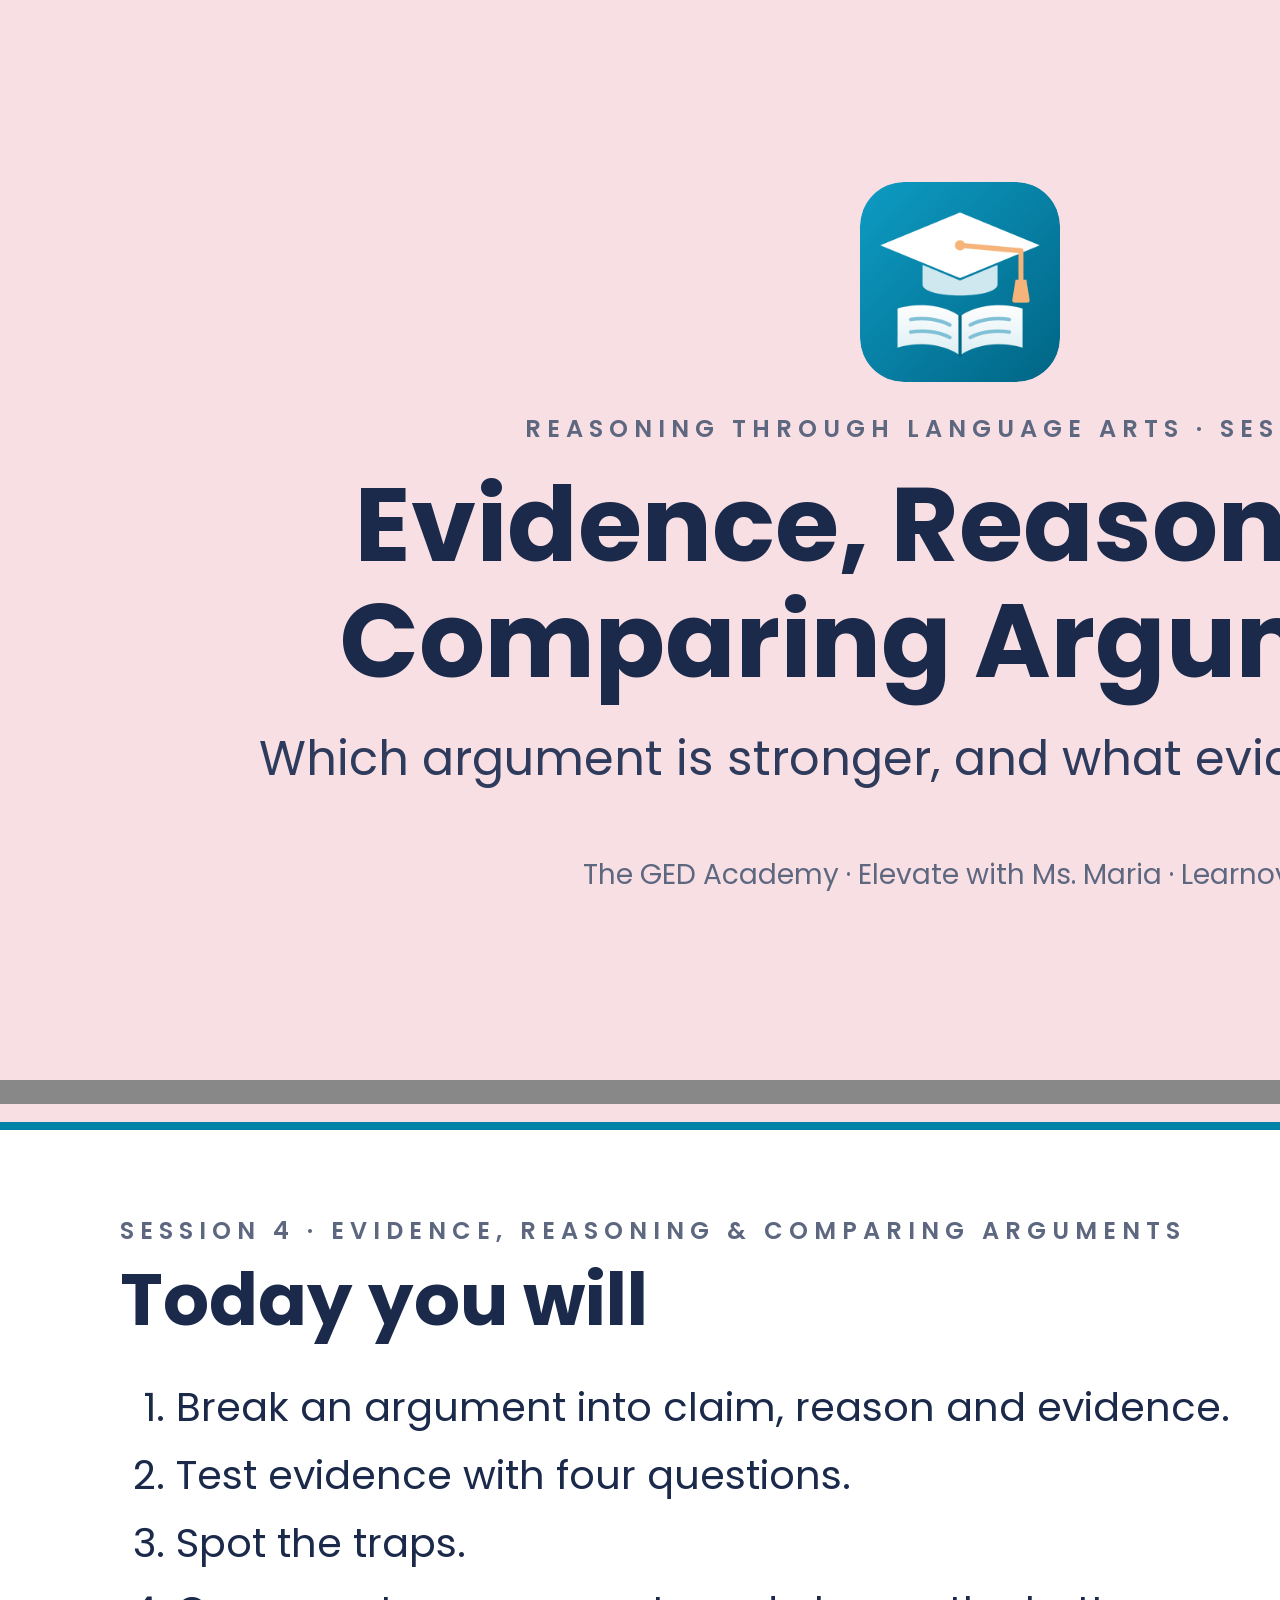
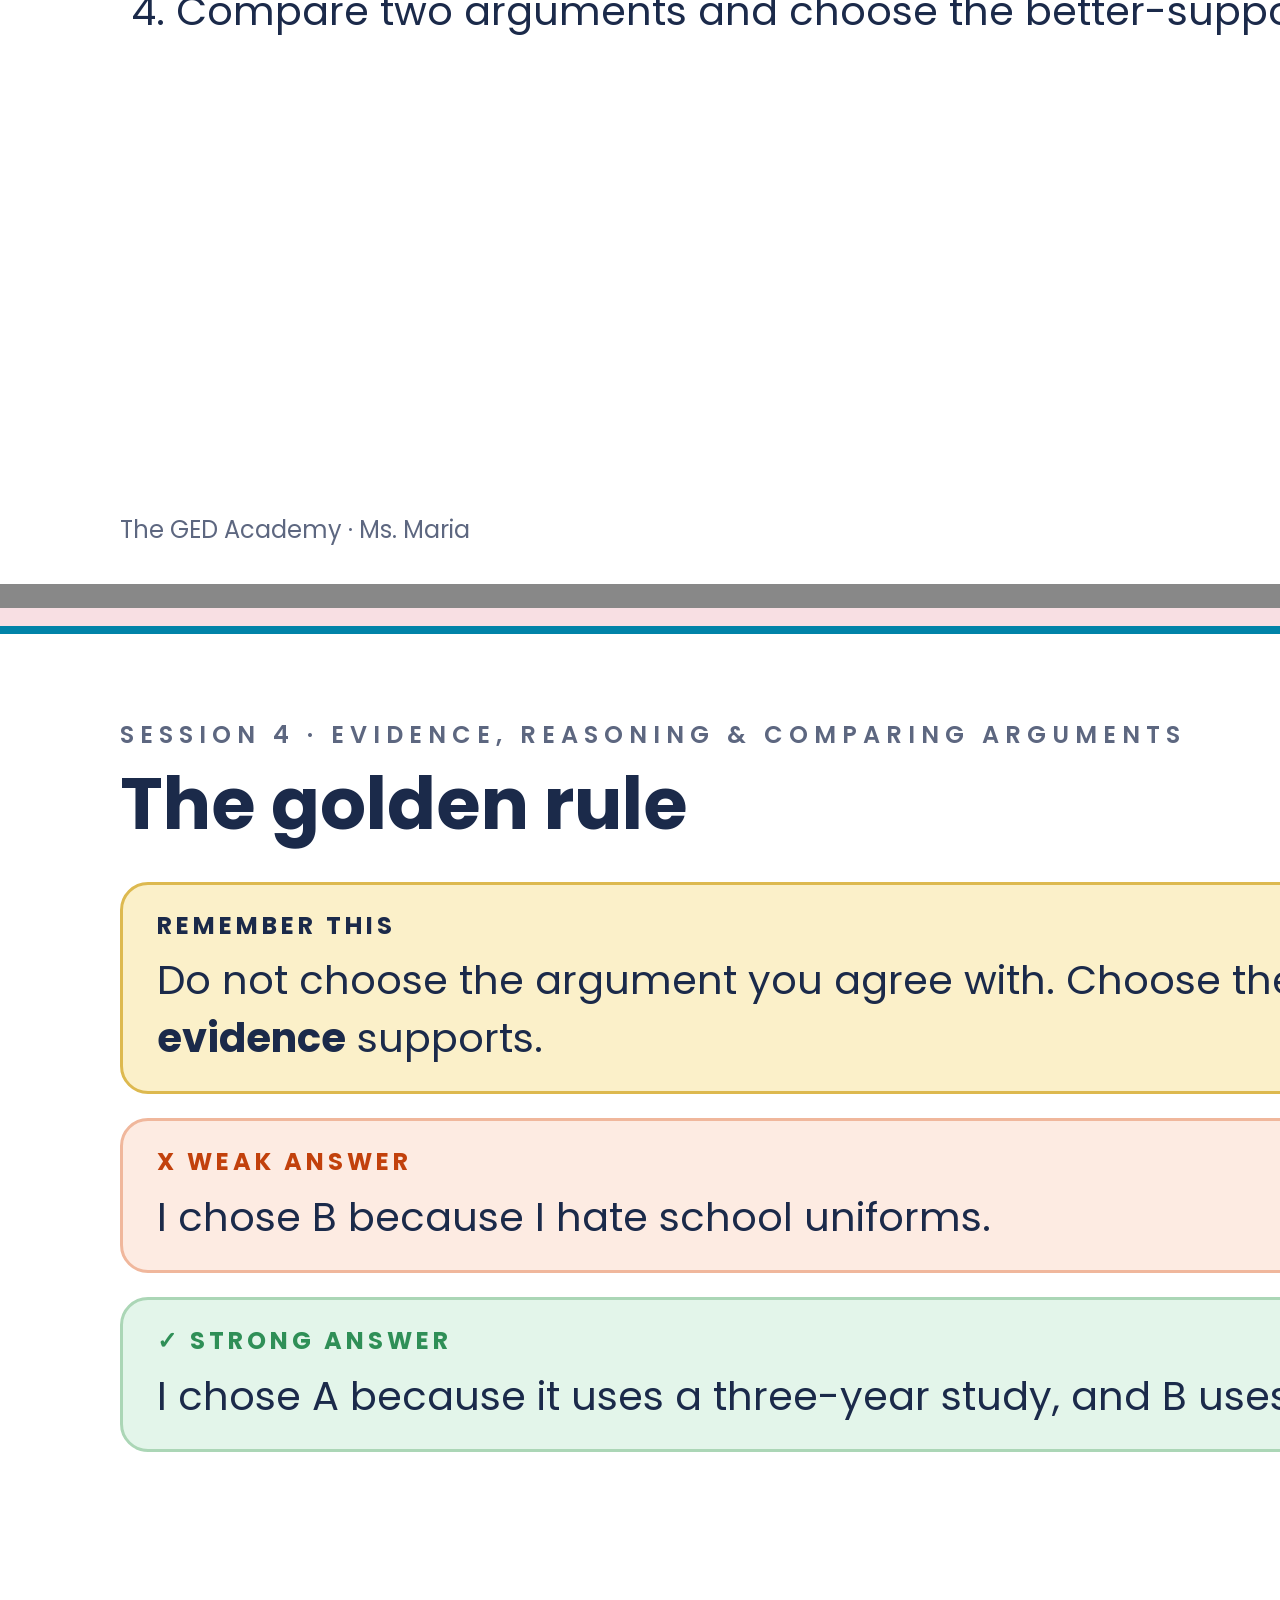
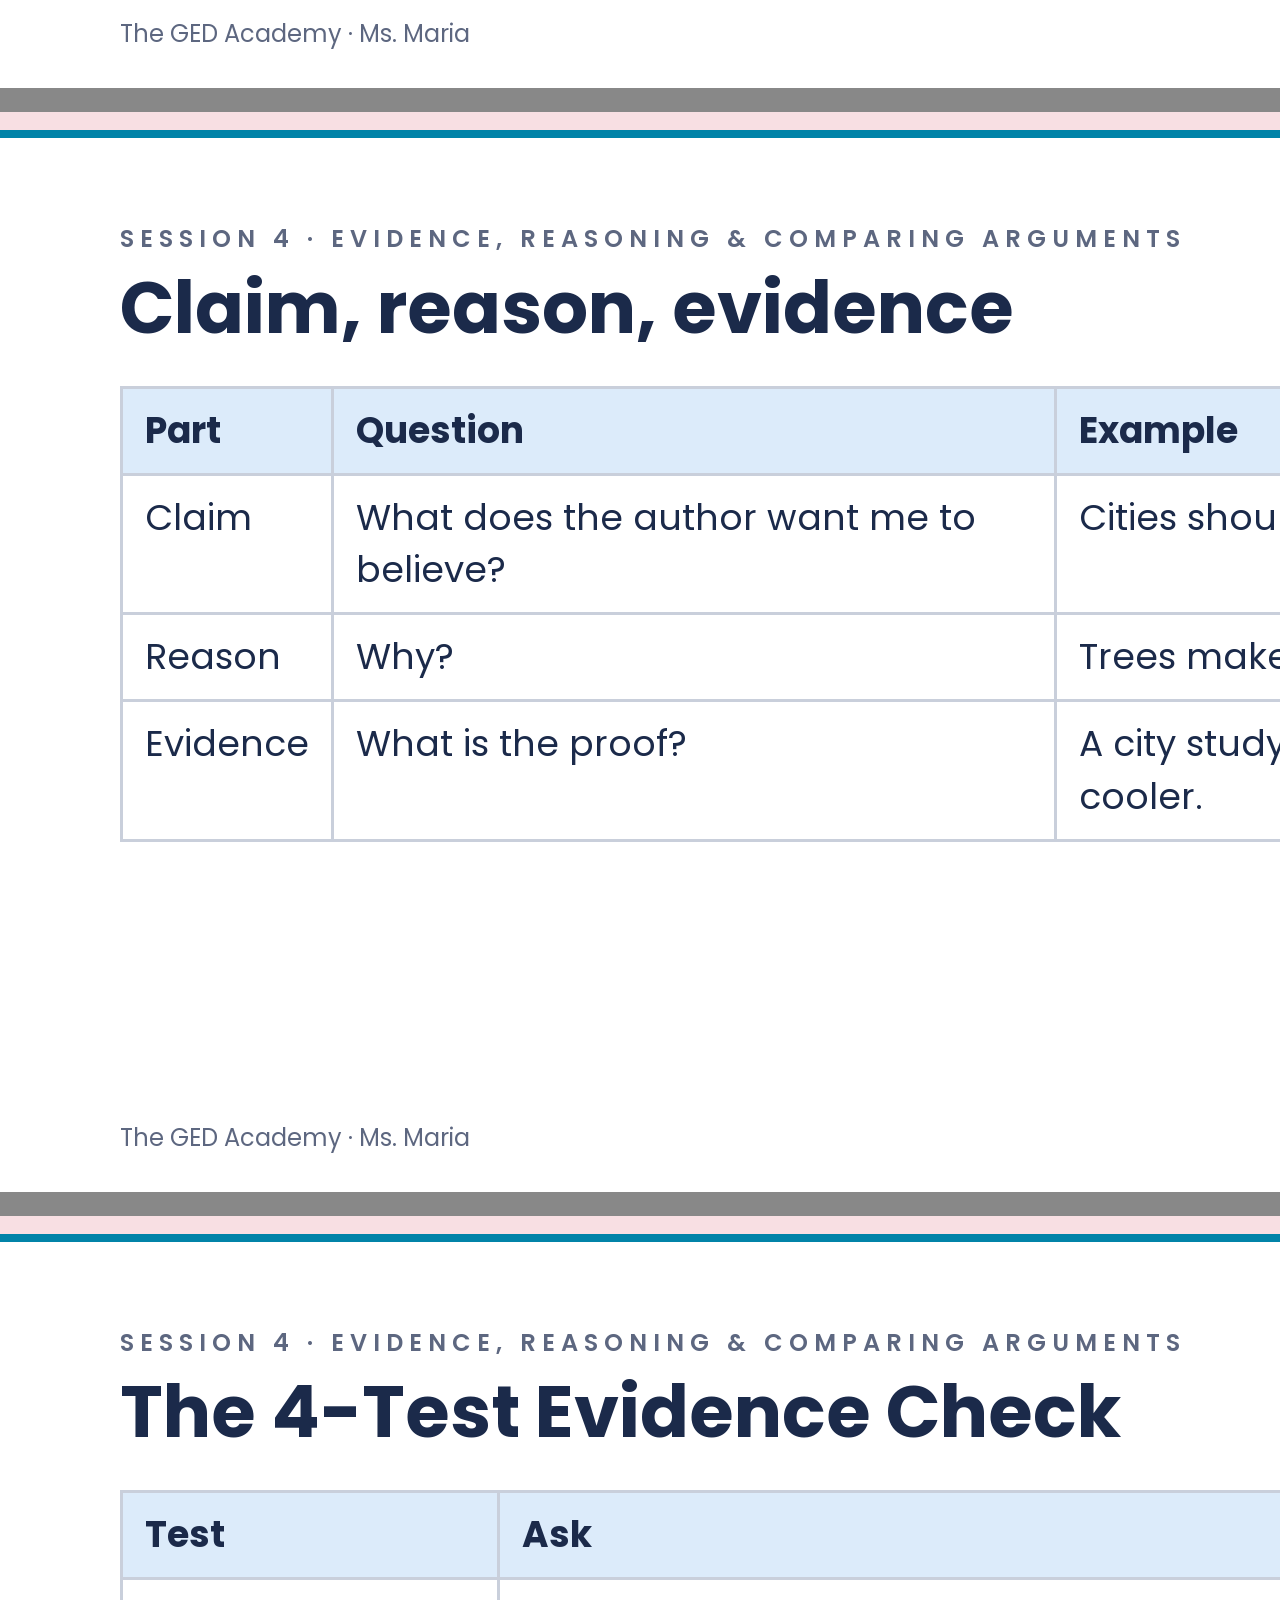
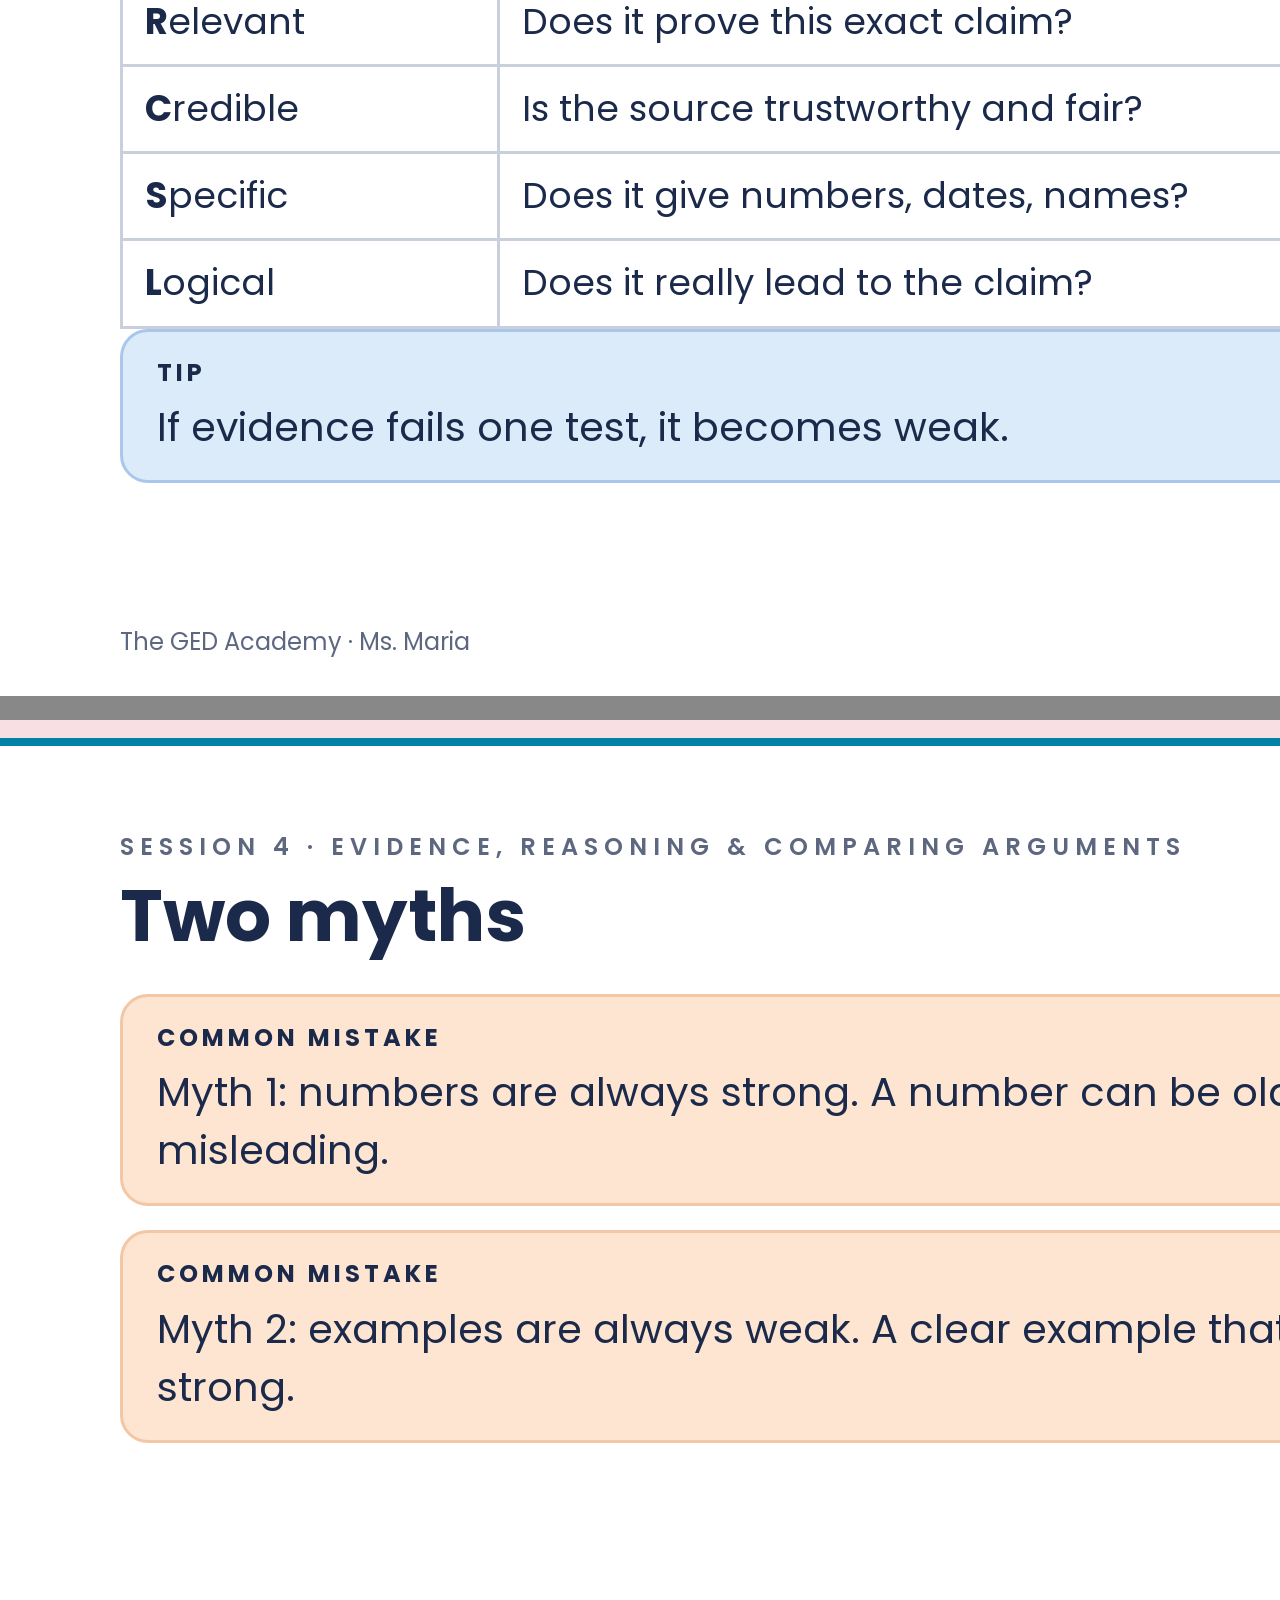
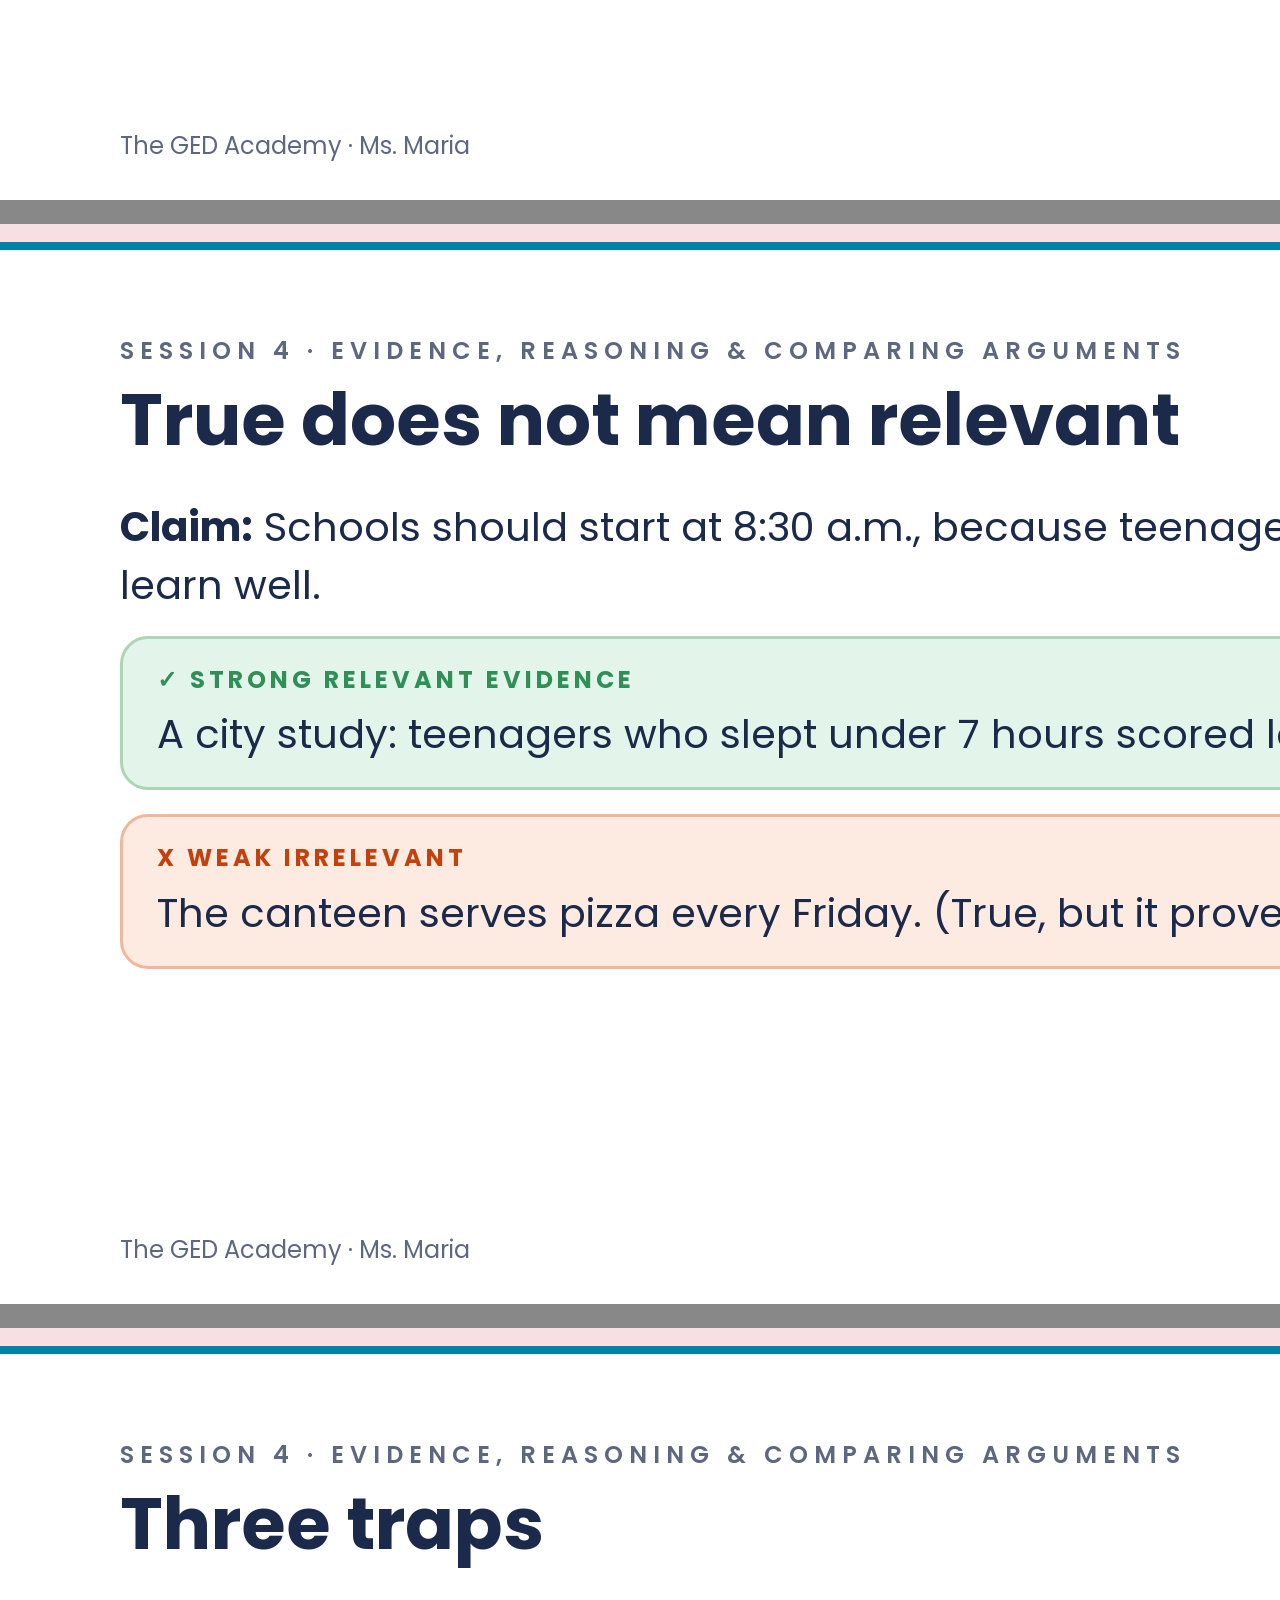
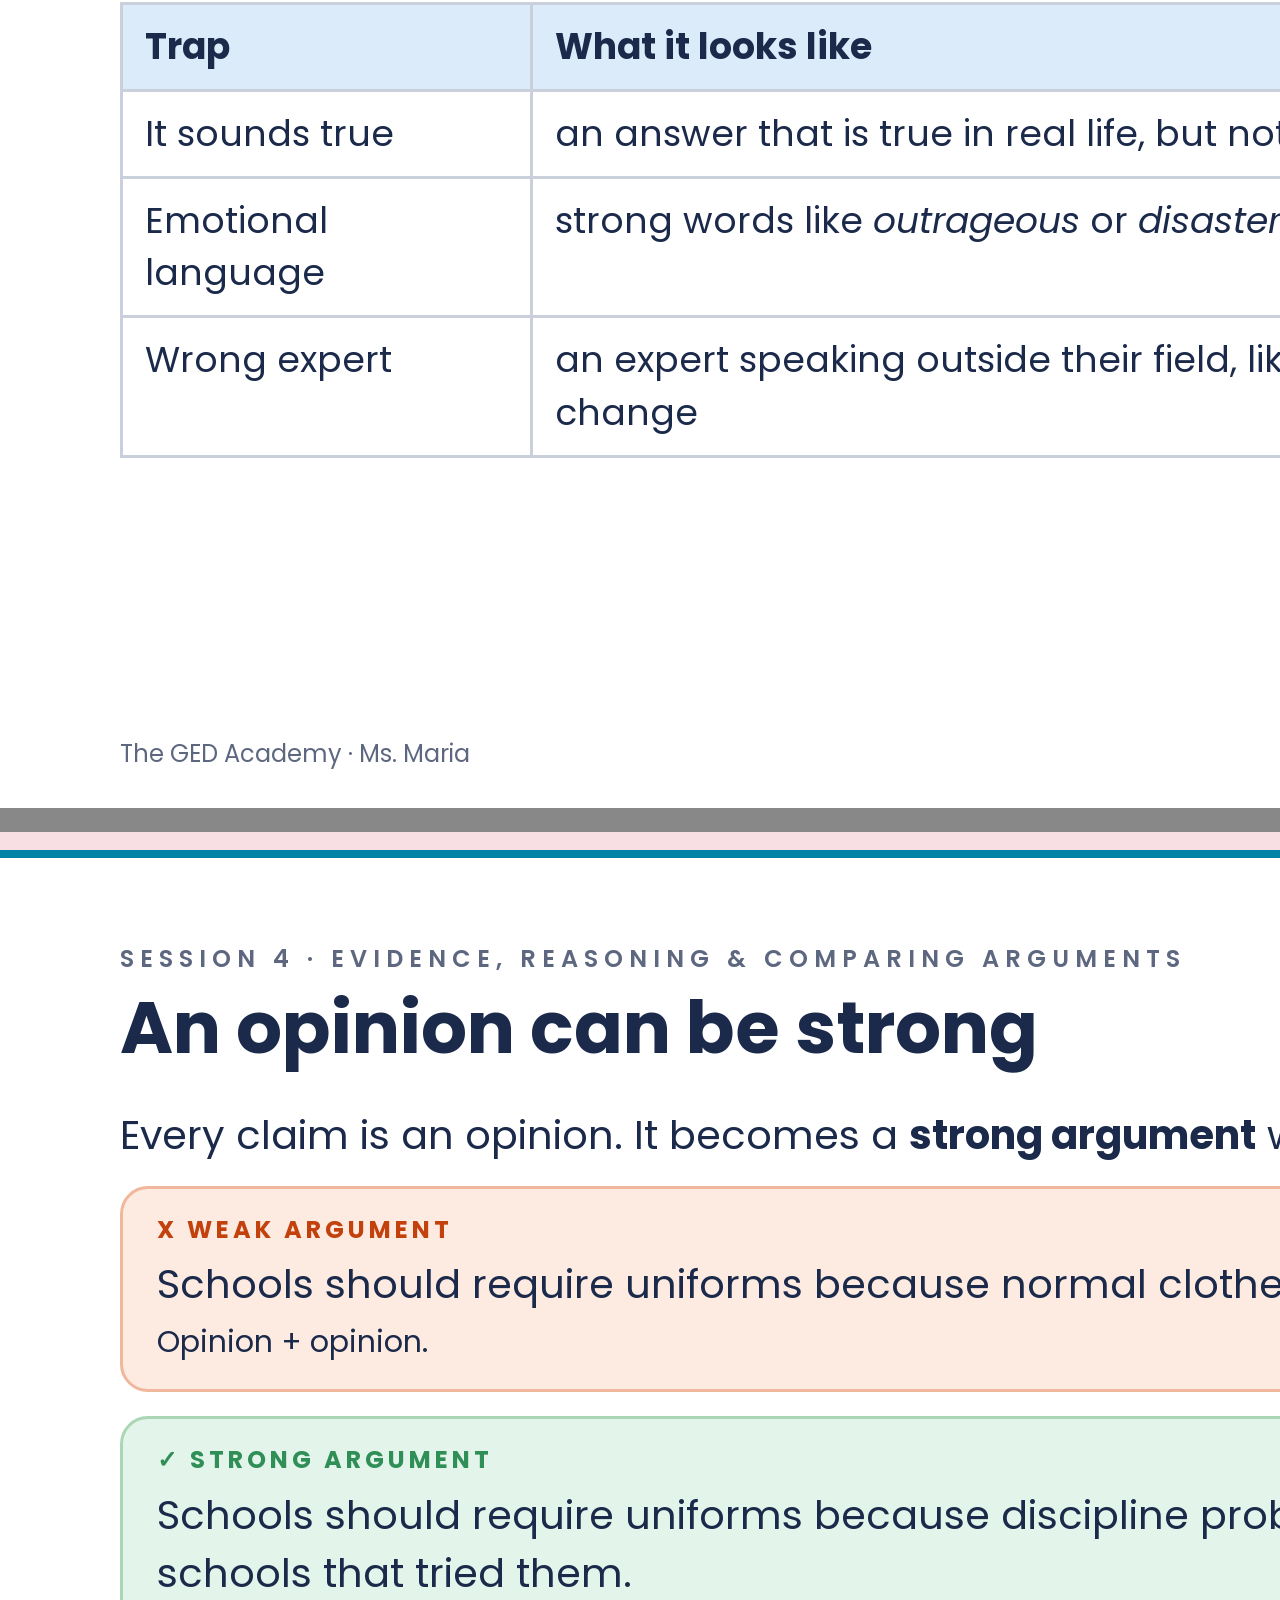
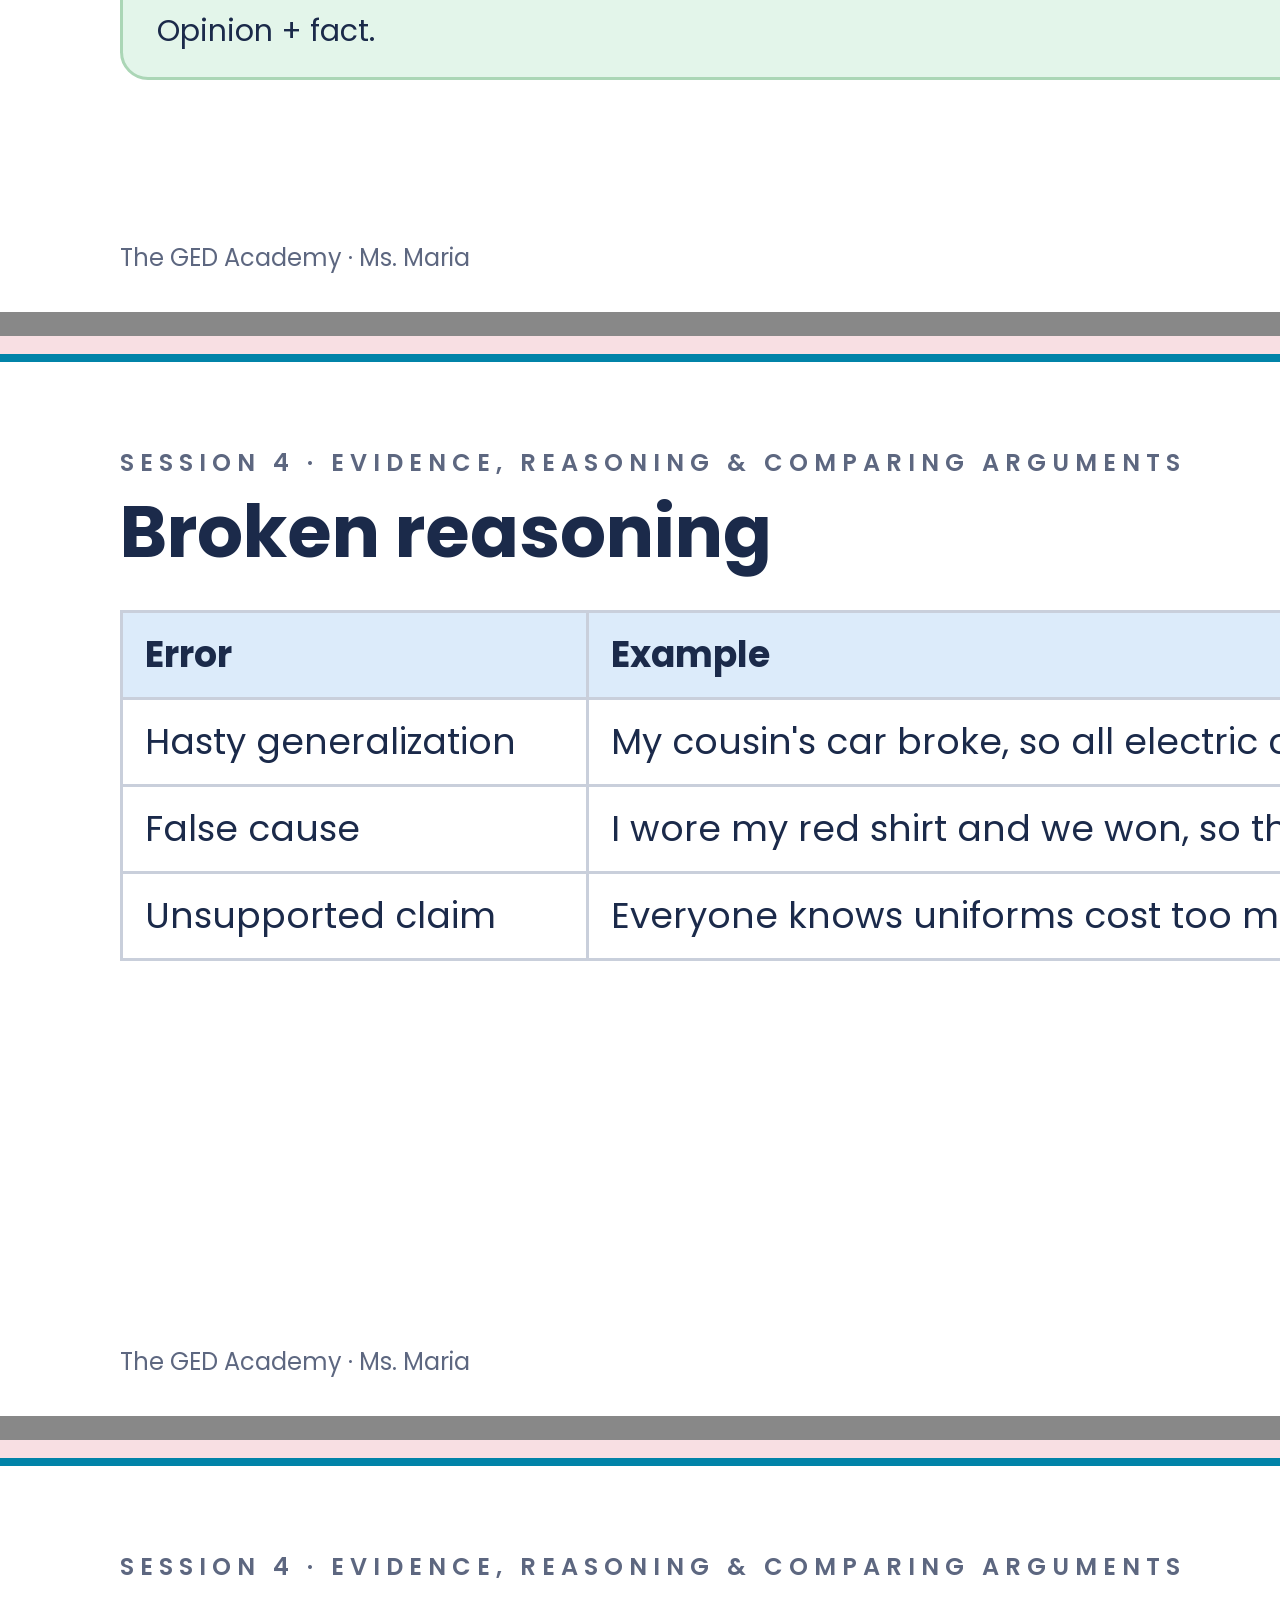
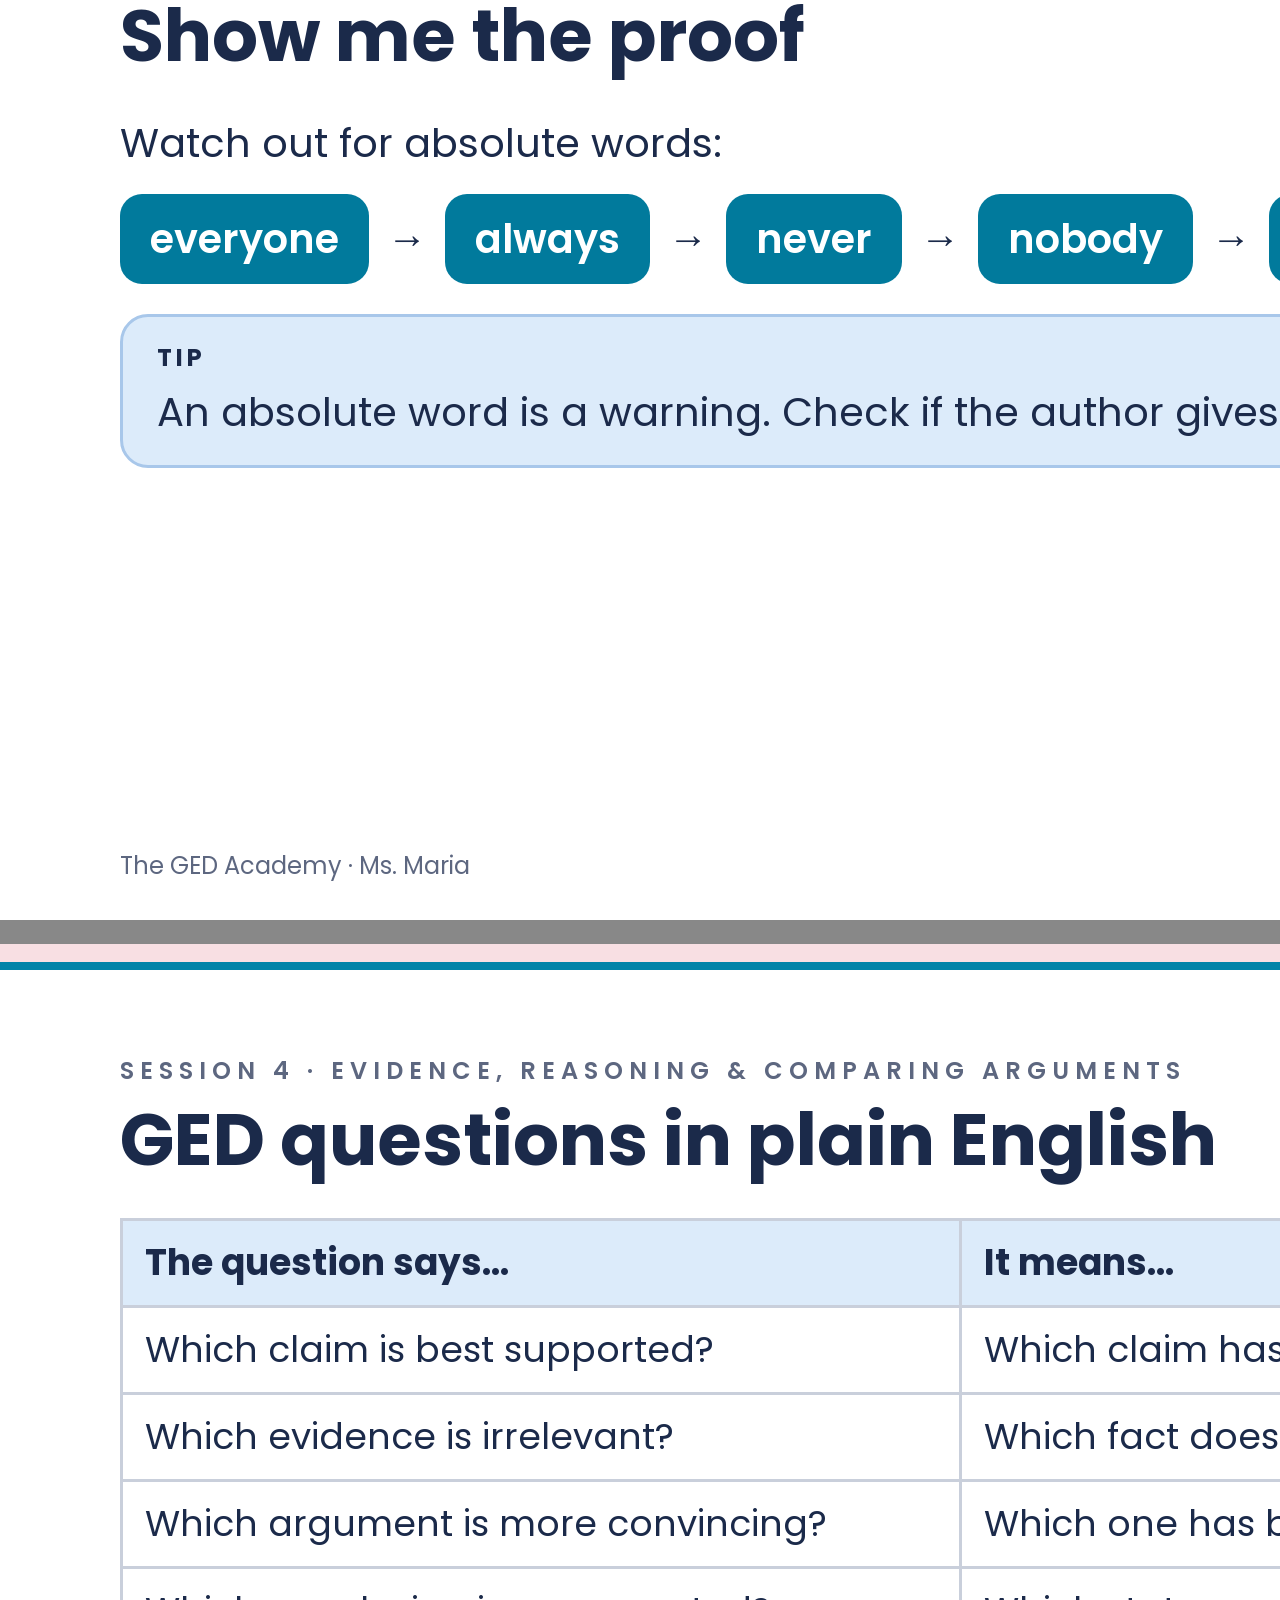
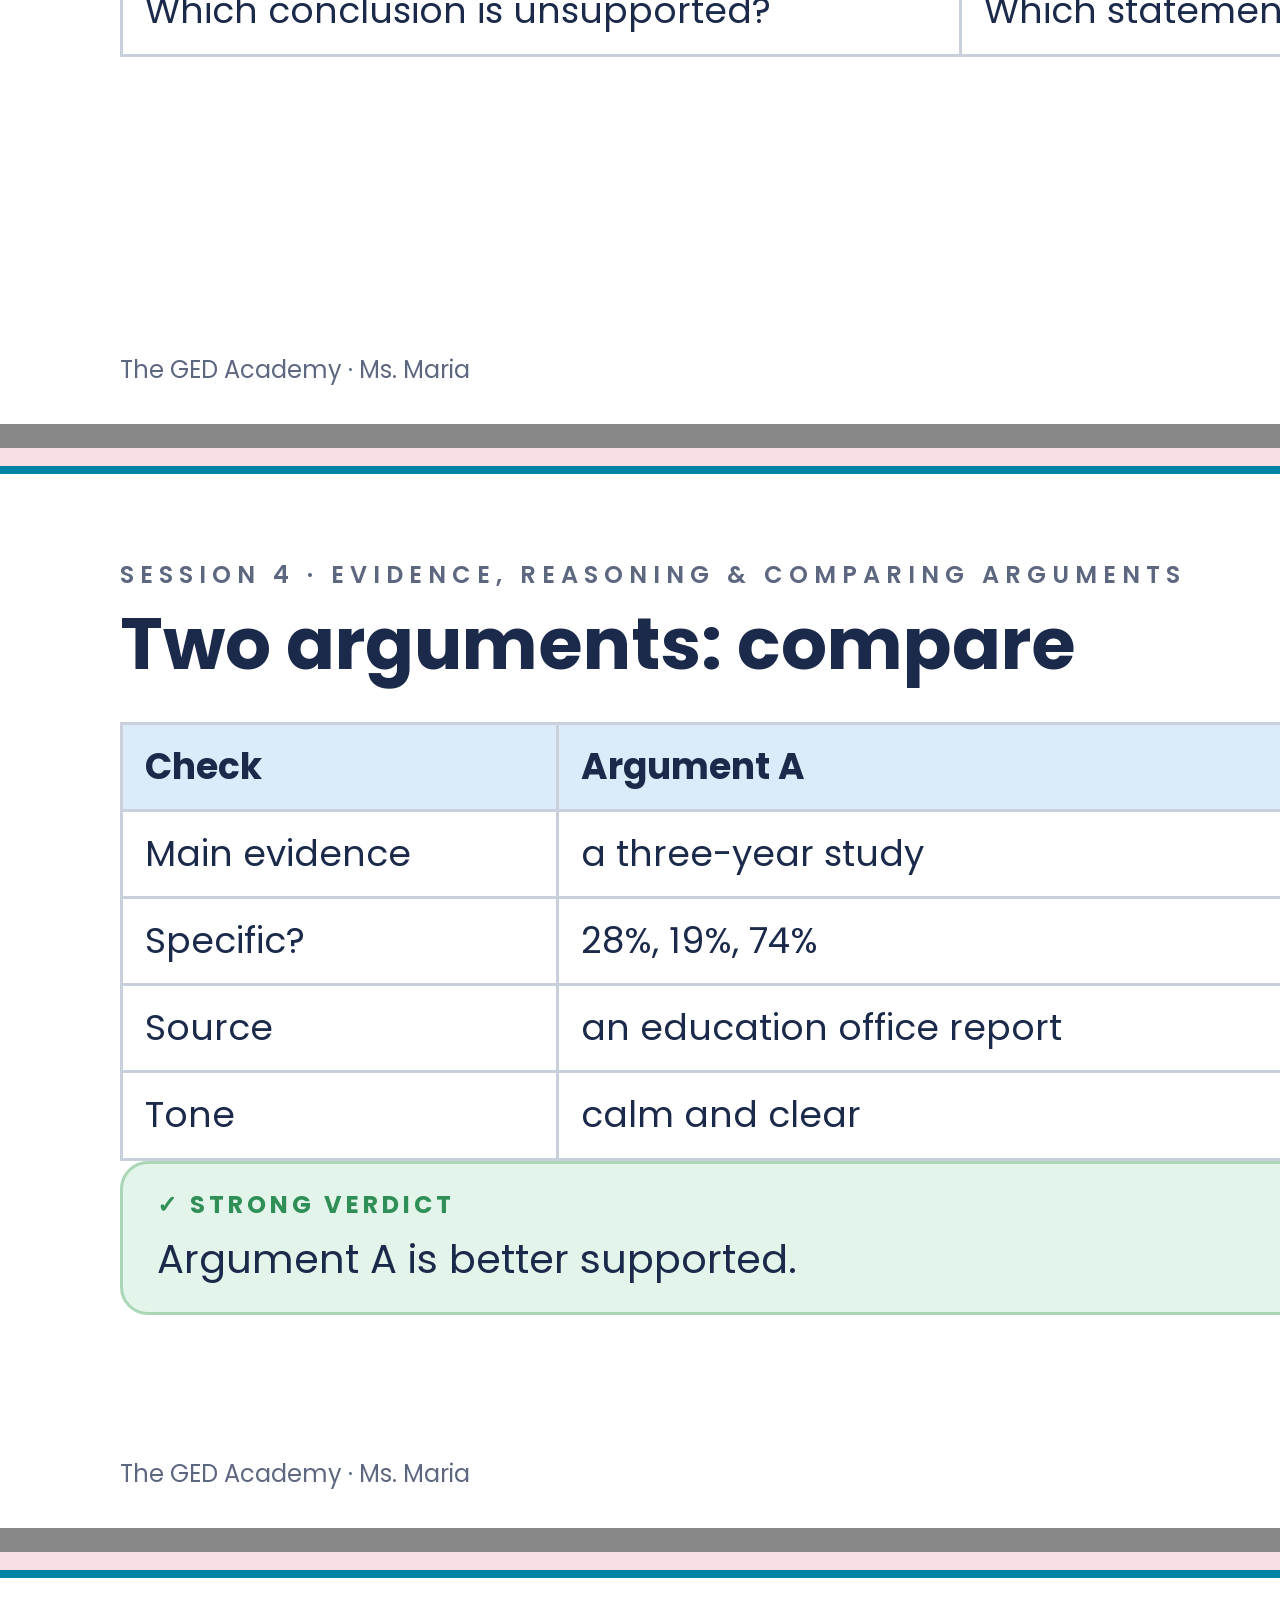
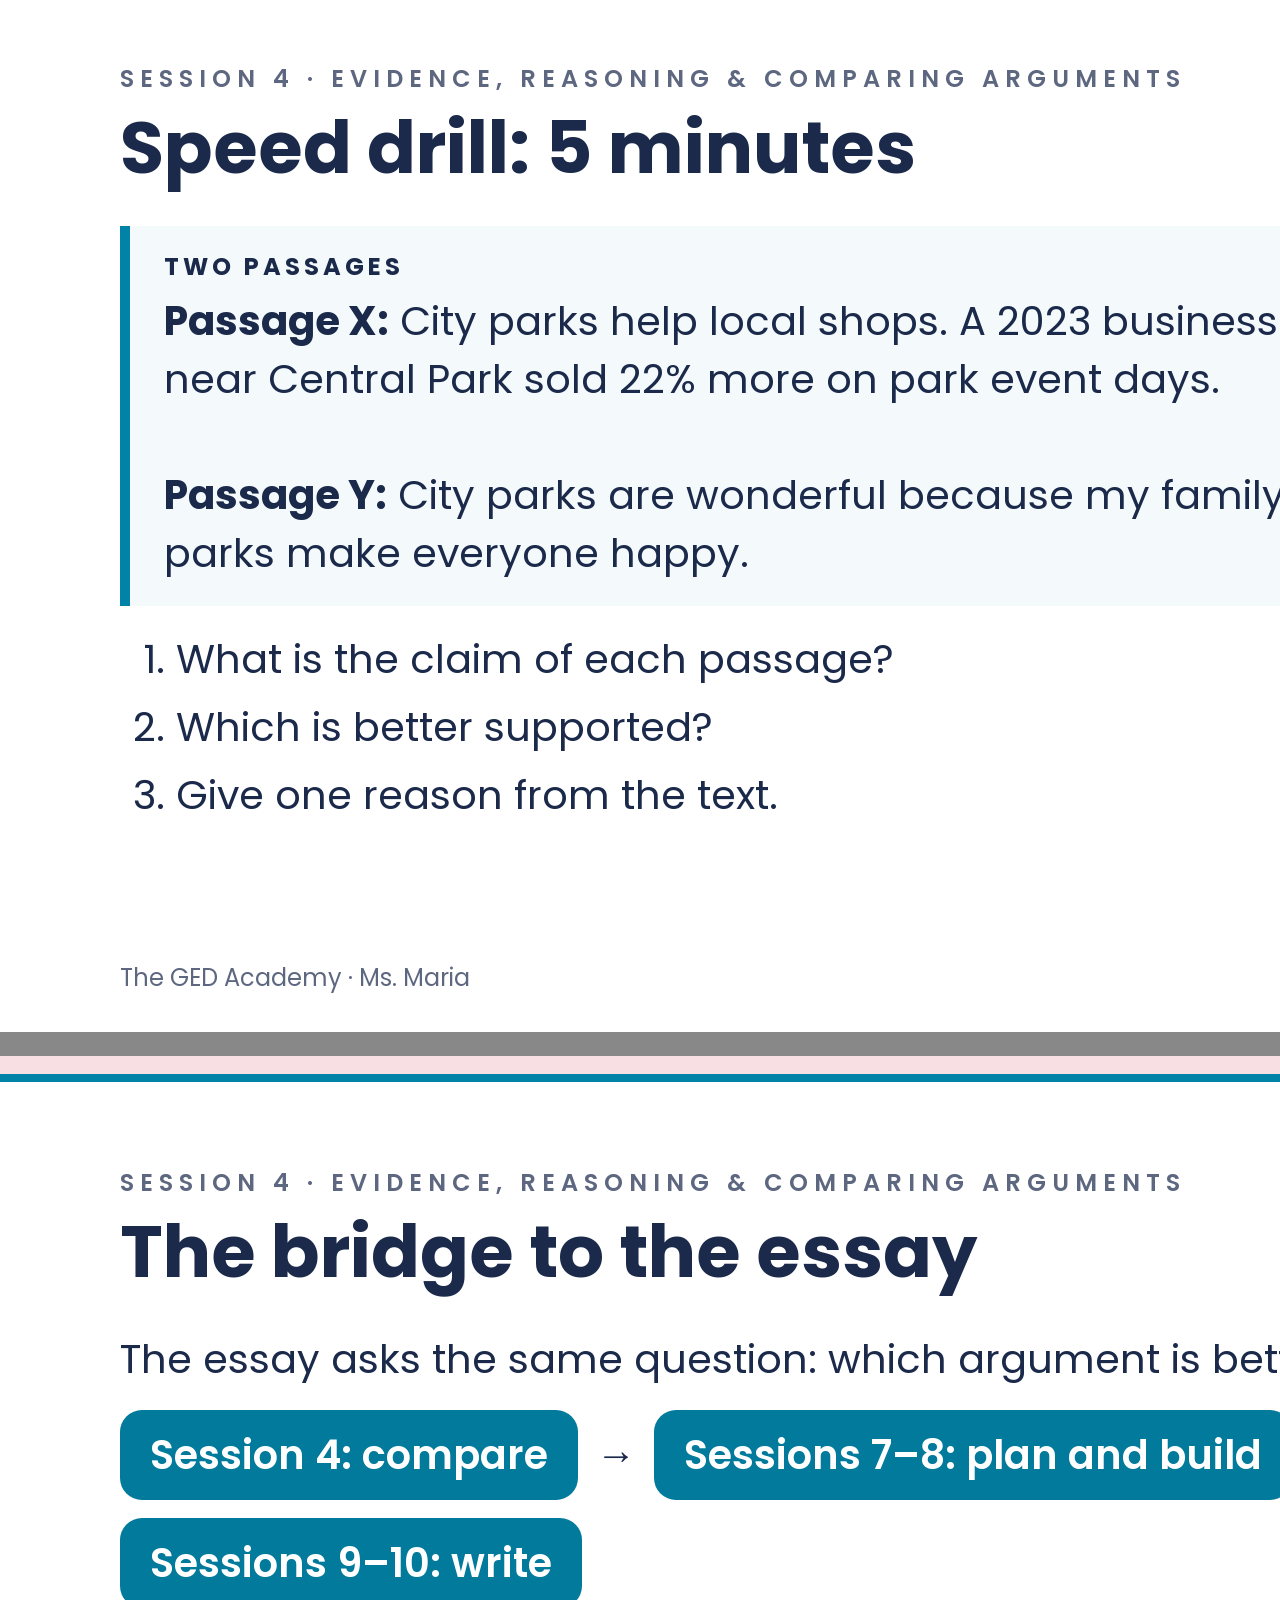
<file: rla/slides/session04.html>
<!doctype html><html lang="en"><head><meta charset="utf-8"><meta name="robots" content="noindex"><title>Reasoning Through Language Arts · Session 4 · Slides</title><link href="https://fonts.googleapis.com/css2?family=Poppins:wght@400;600;700&display=swap" rel="stylesheet"><style>
*{box-sizing:border-box}body{margin:0;background:#888;font-family:'Poppins',Arial,sans-serif;color:#1B2A4A}
.page{width:1920px;height:1080px;background:#fff;position:relative;overflow:hidden;padding:110px 120px 90px;font-size:40px;line-height:1.45;margin:0 auto 24px}
.band{position:absolute;left:0;top:0;width:1920px;height:26px;background:#F8DFE3;border-bottom:8px solid #0183A8}
.eye{font-size:24px;letter-spacing:6px;text-transform:uppercase;font-weight:600;margin:0 0 10px;color:#5D6780}
h2{font-size:72px;line-height:1.15;margin:0 0 36px;font-weight:700}
p{margin:0 0 22px}ul,ol{margin:0 0 22px;padding-left:56px}li{margin:10px 0}
.box{border:3px solid #E2E4EC;border-radius:28px;padding:24px 34px;margin:0 0 24px}
.box small{display:block;font-size:30px;margin-top:8px}
.lab{display:block;font-size:24px;letter-spacing:4px;text-transform:uppercase;font-weight:700;margin-bottom:8px}
.weak{background:#FDEBE2;border-color:#F0B79C}.weak .lab{color:#C2410C}
.strong{background:#E3F5EA;border-color:#ABD6B6}.strong .lab{color:#2F8F57}
.gold{background:#FBF0C9;border-color:#DDB94F}.peach{background:#FDE5D2;border-color:#F3C7A5}.blue{background:#DCEBFA;border-color:#A8C7EA}
.pass{border-left:10px solid #0183A8;background:#F4FAFC;border-radius:0 24px 24px 0;padding:24px 34px;margin:0 0 24px}
.flow{display:flex;flex-wrap:wrap;gap:18px;align-items:center;margin:0 0 30px}
.flow span{background:#017A9C;color:#fff;border-radius:22px;padding:16px 30px;font-weight:600}.flow i{font-style:normal;font-weight:700}
table{border-collapse:collapse;width:100%;font-size:36px}th,td{border:3px solid #C9CFDB;padding:16px 22px;text-align:left;vertical-align:top}th{background:#DCEBFA}
.foot{position:absolute;left:120px;right:120px;bottom:36px;display:flex;justify-content:space-between;font-size:24px;color:#5D6780}
.title{background:#F8DFE3;display:flex;flex-direction:column;justify-content:center;align-items:center;text-align:center}
.title .logo{width:200px;height:200px;border-radius:44px;margin-bottom:30px}
.title h1{font-size:104px;line-height:1.12;margin:10px 0 24px;max-width:1500px}.title .sub{font-size:48px;color:#2E3B5C}.title .by{font-size:28px;color:#5D6780;margin-top:40px}
</style></head><body>
<section data-document-role="page" data-label="Evidence, Reasoning &amp; Comparing Arguments" class="page title"><img class="logo" src="https://learnovateqa.github.io/GED/icons/icon-512.png" alt="The GED Academy logo"><p class="eye">Reasoning Through Language Arts · Session 4</p><h1>Evidence, Reasoning &amp; Comparing Arguments</h1><p class="sub">Which argument is stronger, and what evidence proves it?</p><p class="by">The GED Academy · Elevate with Ms. Maria · Learnovate</p></section>
<section data-document-role="page" data-label="Today you will" class="page"><div class="band"></div><p class="eye">Session 4 · Evidence, Reasoning &amp; Comparing Arguments</p><h2>Today you will</h2><div class="body"><ol><li>Break an argument into claim, reason and evidence.</li><li>Test evidence with four questions.</li><li>Spot the traps.</li><li>Compare two arguments and choose the better-supported one.</li></ol></div><div class="foot"><span>The GED Academy · Ms. Maria</span><span>2 / 17</span></div></section>
<section data-document-role="page" data-label="The golden rule" class="page"><div class="band"></div><p class="eye">Session 4 · Evidence, Reasoning &amp; Comparing Arguments</p><h2>The golden rule</h2><div class="body"><div class="box gold"><b class="lab">Remember this</b>Do not choose the argument you agree with. Choose the argument the <b>evidence</b> supports.</div><div class="box weak"><b class="lab">X Weak answer</b>I chose B because I hate school uniforms.</div><div class="box strong"><b class="lab">✓ Strong answer</b>I chose A because it uses a three-year study, and B uses one family story.</div></div><div class="foot"><span>The GED Academy · Ms. Maria</span><span>3 / 17</span></div></section>
<section data-document-role="page" data-label="Claim, reason, evidence" class="page"><div class="band"></div><p class="eye">Session 4 · Evidence, Reasoning &amp; Comparing Arguments</p><h2>Claim, reason, evidence</h2><div class="body"><table><tr><th>Part</th><th>Question</th><th>Example</th></tr><tr><td>Claim</td><td>What does the author want me to believe?</td><td>Cities should plant more trees.</td></tr><tr><td>Reason</td><td>Why?</td><td>Trees make streets cooler.</td></tr><tr><td>Evidence</td><td>What is the proof?</td><td>A city study: shaded streets were 5°C cooler.</td></tr></table></div><div class="foot"><span>The GED Academy · Ms. Maria</span><span>4 / 17</span></div></section>
<section data-document-role="page" data-label="The 4-Test Evidence Check" class="page"><div class="band"></div><p class="eye">Session 4 · Evidence, Reasoning &amp; Comparing Arguments</p><h2>The 4-Test Evidence Check</h2><div class="body"><table><tr><th>Test</th><th>Ask</th></tr><tr><td><b>R</b>elevant</td><td>Does it prove this exact claim?</td></tr><tr><td><b>C</b>redible</td><td>Is the source trustworthy and fair?</td></tr><tr><td><b>S</b>pecific</td><td>Does it give numbers, dates, names?</td></tr><tr><td><b>L</b>ogical</td><td>Does it really lead to the claim?</td></tr></table><div class="box blue"><b class="lab">Tip</b>If evidence fails one test, it becomes weak.</div></div><div class="foot"><span>The GED Academy · Ms. Maria</span><span>5 / 17</span></div></section>
<section data-document-role="page" data-label="Two myths" class="page"><div class="band"></div><p class="eye">Session 4 · Evidence, Reasoning &amp; Comparing Arguments</p><h2>Two myths</h2><div class="body"><div class="box peach"><b class="lab">Common mistake</b>Myth 1: numbers are always strong. A number can be old, off topic or misleading.</div><div class="box peach"><b class="lab">Common mistake</b>Myth 2: examples are always weak. A clear example that fits the claim can be strong.</div></div><div class="foot"><span>The GED Academy · Ms. Maria</span><span>6 / 17</span></div></section>
<section data-document-role="page" data-label="True does not mean relevant" class="page"><div class="band"></div><p class="eye">Session 4 · Evidence, Reasoning &amp; Comparing Arguments</p><h2>True does not mean relevant</h2><div class="body"><p><b>Claim:</b> Schools should start at 8:30 a.m., because teenagers need more sleep to learn well.</p><div class="box strong"><b class="lab">✓ Strong relevant evidence</b>A city study: teenagers who slept under 7 hours scored lower in maths.</div><div class="box weak"><b class="lab">X Weak irrelevant</b>The canteen serves pizza every Friday. (True, but it proves nothing here.)</div></div><div class="foot"><span>The GED Academy · Ms. Maria</span><span>7 / 17</span></div></section>
<section data-document-role="page" data-label="Three traps" class="page"><div class="band"></div><p class="eye">Session 4 · Evidence, Reasoning &amp; Comparing Arguments</p><h2>Three traps</h2><div class="body"><table><tr><th>Trap</th><th>What it looks like</th></tr><tr><td>It sounds true</td><td>an answer that is true in real life, but not proved in the text</td></tr><tr><td>Emotional language</td><td>strong words like <i>outrageous</i> or <i>disaster</i> instead of proof</td></tr><tr><td>Wrong expert</td><td>an expert speaking outside their field, like a dentist on climate change</td></tr></table></div><div class="foot"><span>The GED Academy · Ms. Maria</span><span>8 / 17</span></div></section>
<section data-document-role="page" data-label="An opinion can be strong" class="page"><div class="band"></div><p class="eye">Session 4 · Evidence, Reasoning &amp; Comparing Arguments</p><h2>An opinion can be strong</h2><div class="body"><p>Every claim is an opinion. It becomes a <b>strong argument</b> when facts support it.</p><div class="box weak"><b class="lab">X Weak argument</b>Schools should require uniforms because normal clothes are ugly.<small>Opinion + opinion.</small></div><div class="box strong"><b class="lab">✓ Strong argument</b>Schools should require uniforms because discipline problems fell by 28% in schools that tried them.<small>Opinion + fact.</small></div></div><div class="foot"><span>The GED Academy · Ms. Maria</span><span>9 / 17</span></div></section>
<section data-document-role="page" data-label="Broken reasoning" class="page"><div class="band"></div><p class="eye">Session 4 · Evidence, Reasoning &amp; Comparing Arguments</p><h2>Broken reasoning</h2><div class="body"><table><tr><th>Error</th><th>Example</th></tr><tr><td>Hasty generalization</td><td>My cousin&#x27;s car broke, so all electric cars are bad.</td></tr><tr><td>False cause</td><td>I wore my red shirt and we won, so the shirt made us win.</td></tr><tr><td>Unsupported claim</td><td>Everyone knows uniforms cost too much. (No proof.)</td></tr></table></div><div class="foot"><span>The GED Academy · Ms. Maria</span><span>10 / 17</span></div></section>
<section data-document-role="page" data-label="Show me the proof" class="page"><div class="band"></div><p class="eye">Session 4 · Evidence, Reasoning &amp; Comparing Arguments</p><h2>Show me the proof</h2><div class="body"><p>Watch out for absolute words:</p><div class="flow"><span>everyone</span><i>→</i><span>always</span><i>→</i><span>never</span><i>→</i><span>nobody</span><i>→</i><span>all</span></div><div class="box blue"><b class="lab">Tip</b>An absolute word is a warning. Check if the author gives proof.</div></div><div class="foot"><span>The GED Academy · Ms. Maria</span><span>11 / 17</span></div></section>
<section data-document-role="page" data-label="GED questions in plain English" class="page"><div class="band"></div><p class="eye">Session 4 · Evidence, Reasoning &amp; Comparing Arguments</p><h2>GED questions in plain English</h2><div class="body"><table><tr><th>The question says…</th><th>It means…</th></tr><tr><td>Which claim is best supported?</td><td>Which claim has the strongest proof?</td></tr><tr><td>Which evidence is irrelevant?</td><td>Which fact does not help the claim?</td></tr><tr><td>Which argument is more convincing?</td><td>Which one has better evidence?</td></tr><tr><td>Which conclusion is unsupported?</td><td>Which statement has no proof?</td></tr></table></div><div class="foot"><span>The GED Academy · Ms. Maria</span><span>12 / 17</span></div></section>
<section data-document-role="page" data-label="Two arguments: compare" class="page"><div class="band"></div><p class="eye">Session 4 · Evidence, Reasoning &amp; Comparing Arguments</p><h2>Two arguments: compare</h2><div class="body"><table><tr><th>Check</th><th>Argument A</th><th>Argument B</th></tr><tr><td>Main evidence</td><td>a three-year study</td><td>one family story</td></tr><tr><td>Specific?</td><td>28%, 19%, 74%</td><td>&quot;everyone knows&quot;</td></tr><tr><td>Source</td><td>an education office report</td><td>personal chats</td></tr><tr><td>Tone</td><td>calm and clear</td><td>emotional</td></tr></table><div class="box strong"><b class="lab">✓ Strong verdict</b>Argument A is better supported.</div></div><div class="foot"><span>The GED Academy · Ms. Maria</span><span>13 / 17</span></div></section>
<section data-document-role="page" data-label="Speed drill: 5 minutes" class="page"><div class="band"></div><p class="eye">Session 4 · Evidence, Reasoning &amp; Comparing Arguments</p><h2>Speed drill: 5 minutes</h2><div class="body"><div class="pass"><b class="lab">Two passages</b><b>Passage X:</b> City parks help local shops. A 2023 business report found that shops near Central Park sold 22% more on park event days.<br><br><b>Passage Y:</b> City parks are wonderful because my family loves picnics, and parks make everyone happy.</div><ol><li>What is the claim of each passage?</li><li>Which is better supported?</li><li>Give one reason from the text.</li></ol></div><div class="foot"><span>The GED Academy · Ms. Maria</span><span>14 / 17</span></div></section>
<section data-document-role="page" data-label="The bridge to the essay" class="page"><div class="band"></div><p class="eye">Session 4 · Evidence, Reasoning &amp; Comparing Arguments</p><h2>The bridge to the essay</h2><div class="body"><p>The essay asks the same question: which argument is better supported?</p><div class="flow"><span>Session 4: compare</span><i>→</i><span>Sessions 7–8: plan and build</span><i>→</i><span>Sessions 9–10: write</span></div></div><div class="foot"><span>The GED Academy · Ms. Maria</span><span>15 / 17</span></div></section>
<section data-document-role="page" data-label="Now it is your turn" class="page"><div class="band"></div><p class="eye">Session 4 · Evidence, Reasoning &amp; Comparing Arguments</p><h2>Now it is your turn</h2><div class="body"><div class="flow"><span>Reviewer</span><i>→</i><span>Workbook</span><i>→</i><span>Quiz</span><i>→</i><span>Checklist</span></div><div class="box gold"><b class="lab">Remember this</b>Don&#x27;t choose what you agree with. Choose what the evidence supports.</div></div><div class="foot"><span>The GED Academy · Ms. Maria</span><span>16 / 17</span></div></section>
<section data-document-role="page" data-label="Thank you!" class="page title"><img class="logo" src="https://learnovateqa.github.io/GED/icons/icon-512.png" alt="The GED Academy logo"><p class="eye">Reasoning Through Language Arts · Session 4</p><h1>Thank you!</h1><p class="sub">See you in Session 5: Sentence Structure &amp; Grammar.</p><p class="by">The GED Academy · Elevate with Ms. Maria · Learnovate</p></section>
</body></html>
</file>
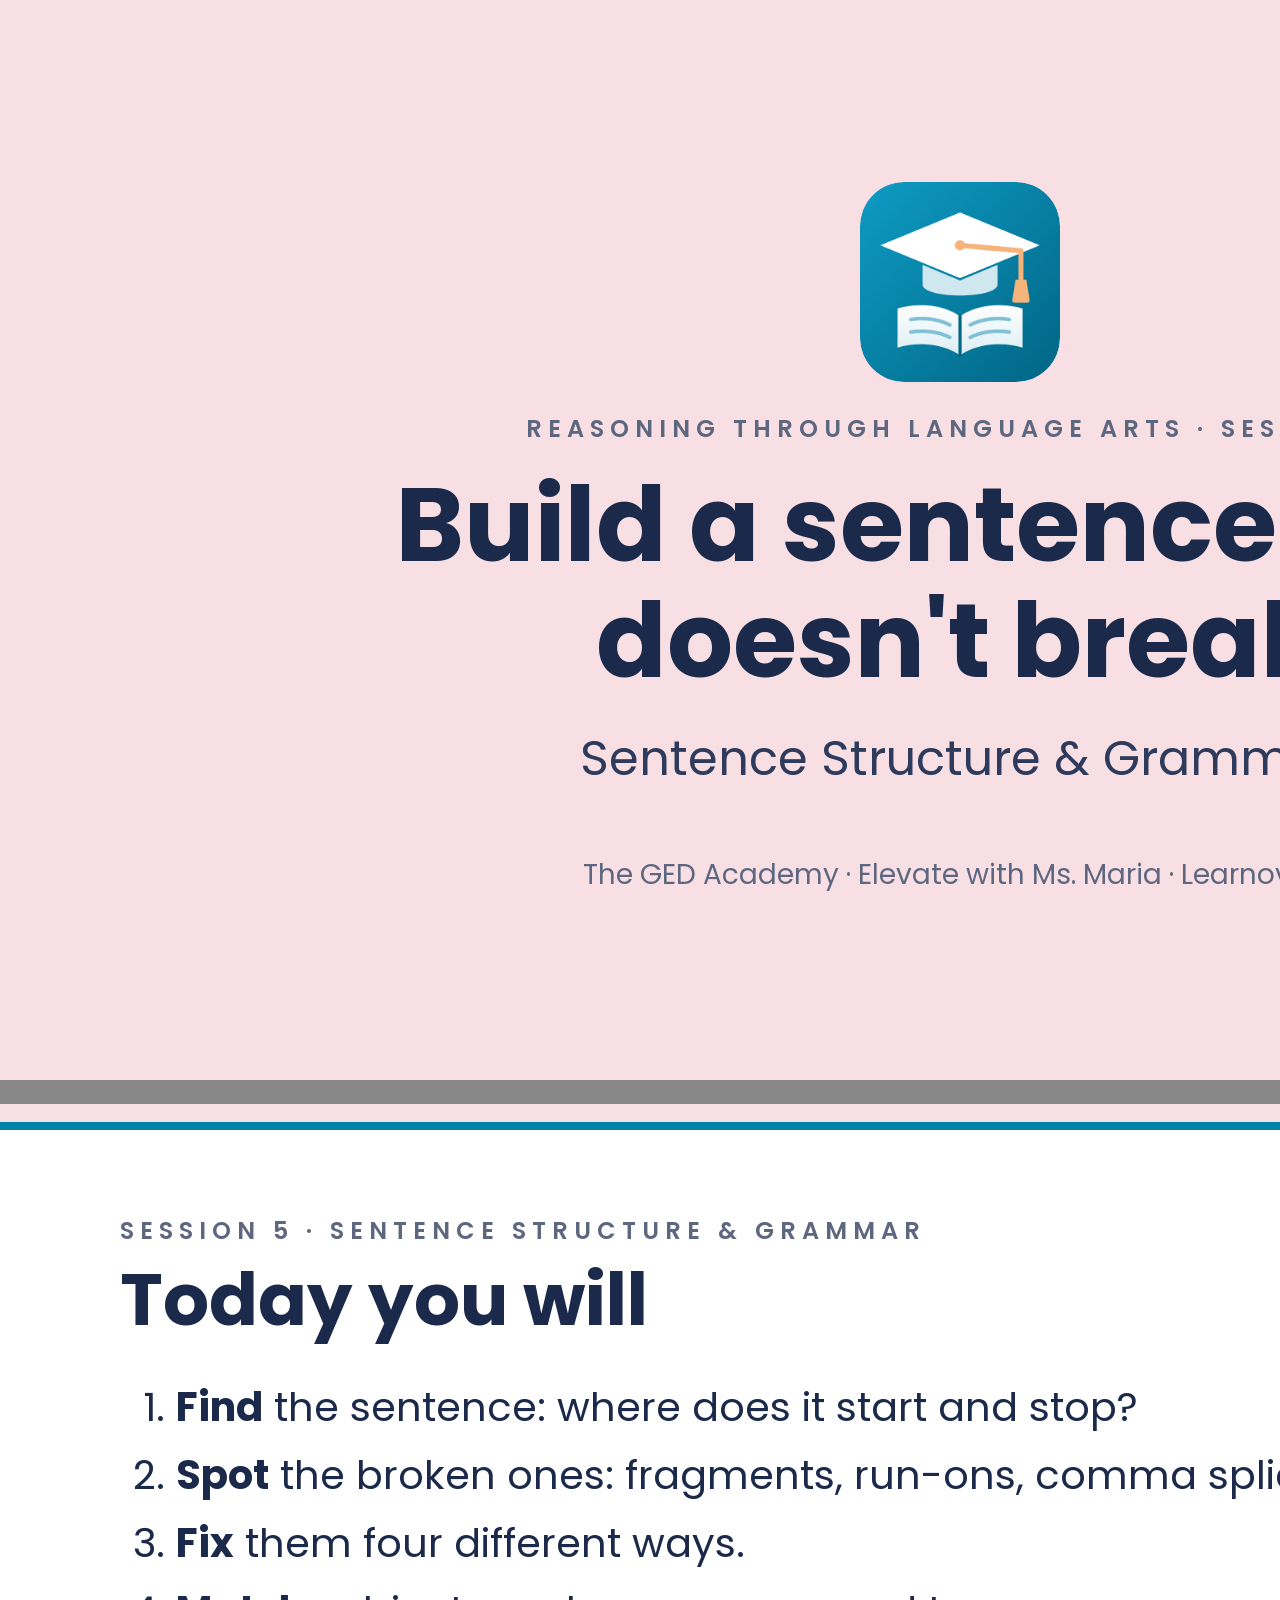
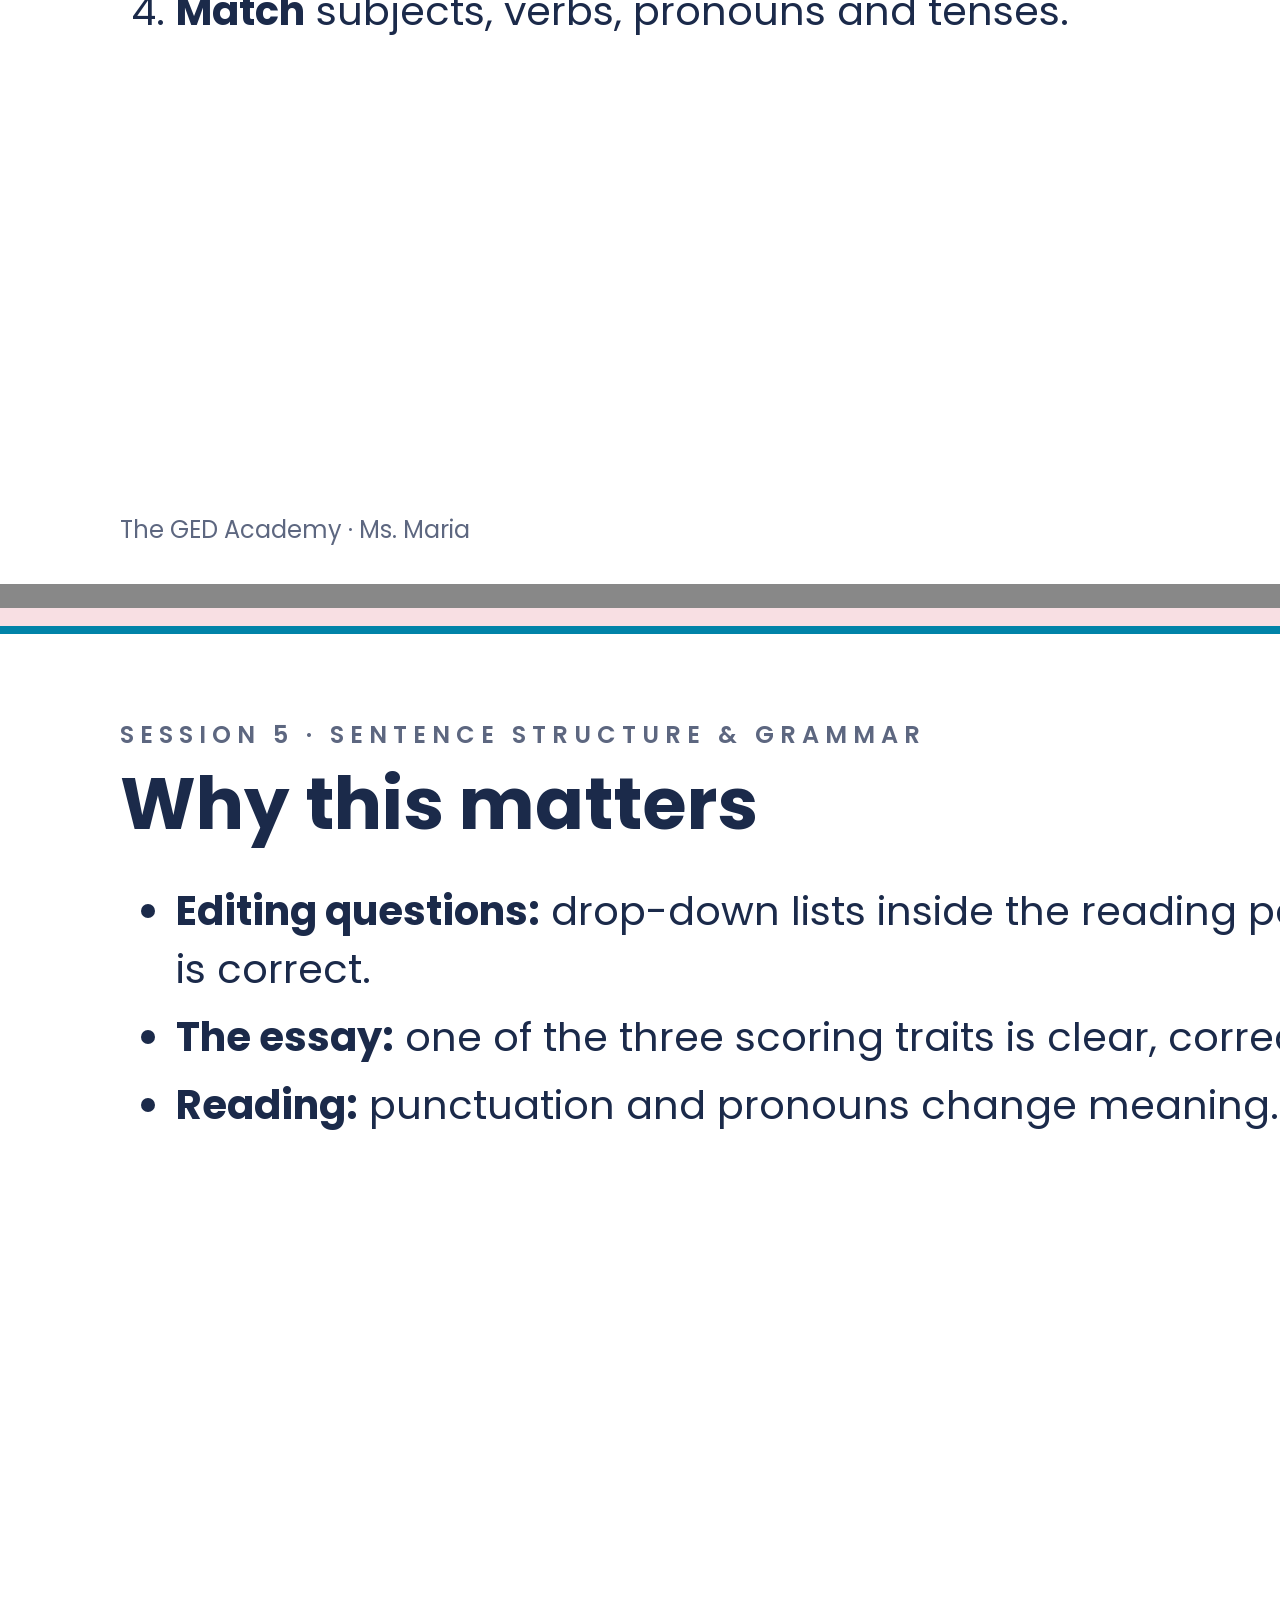
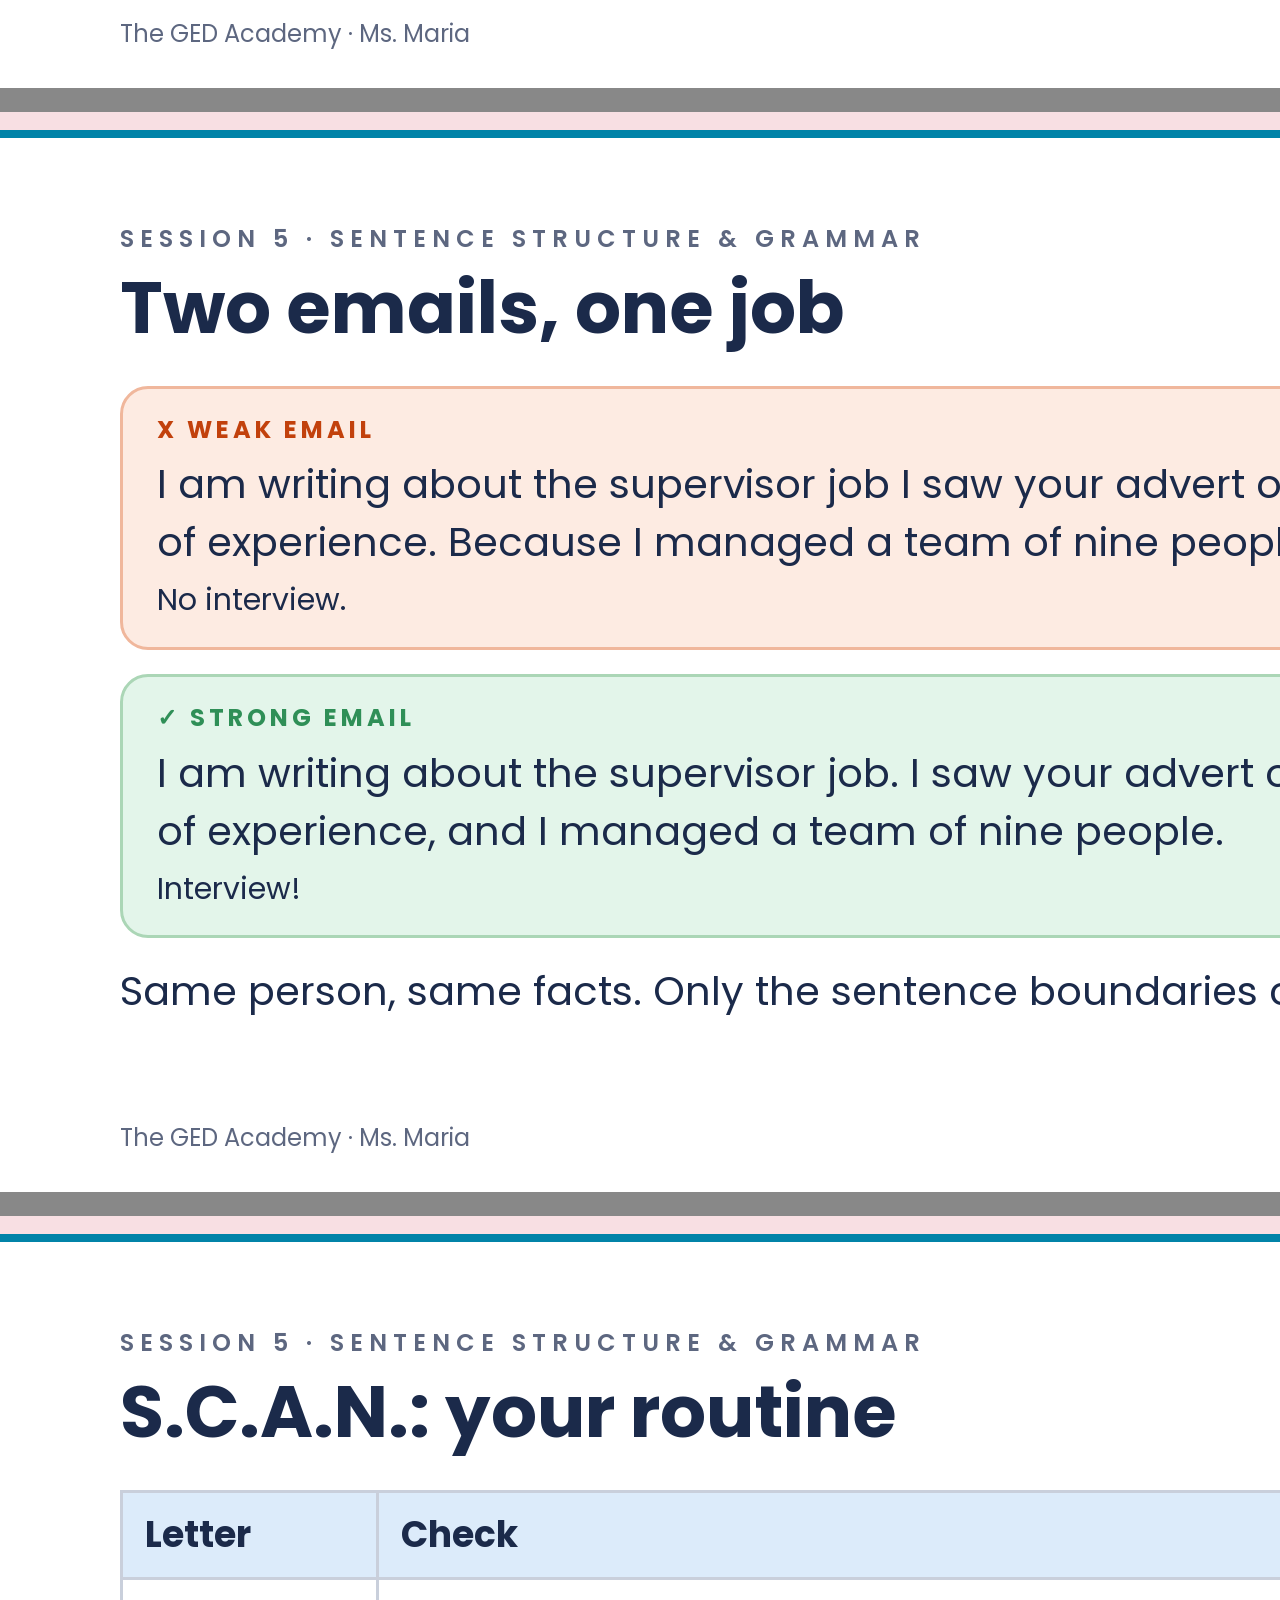
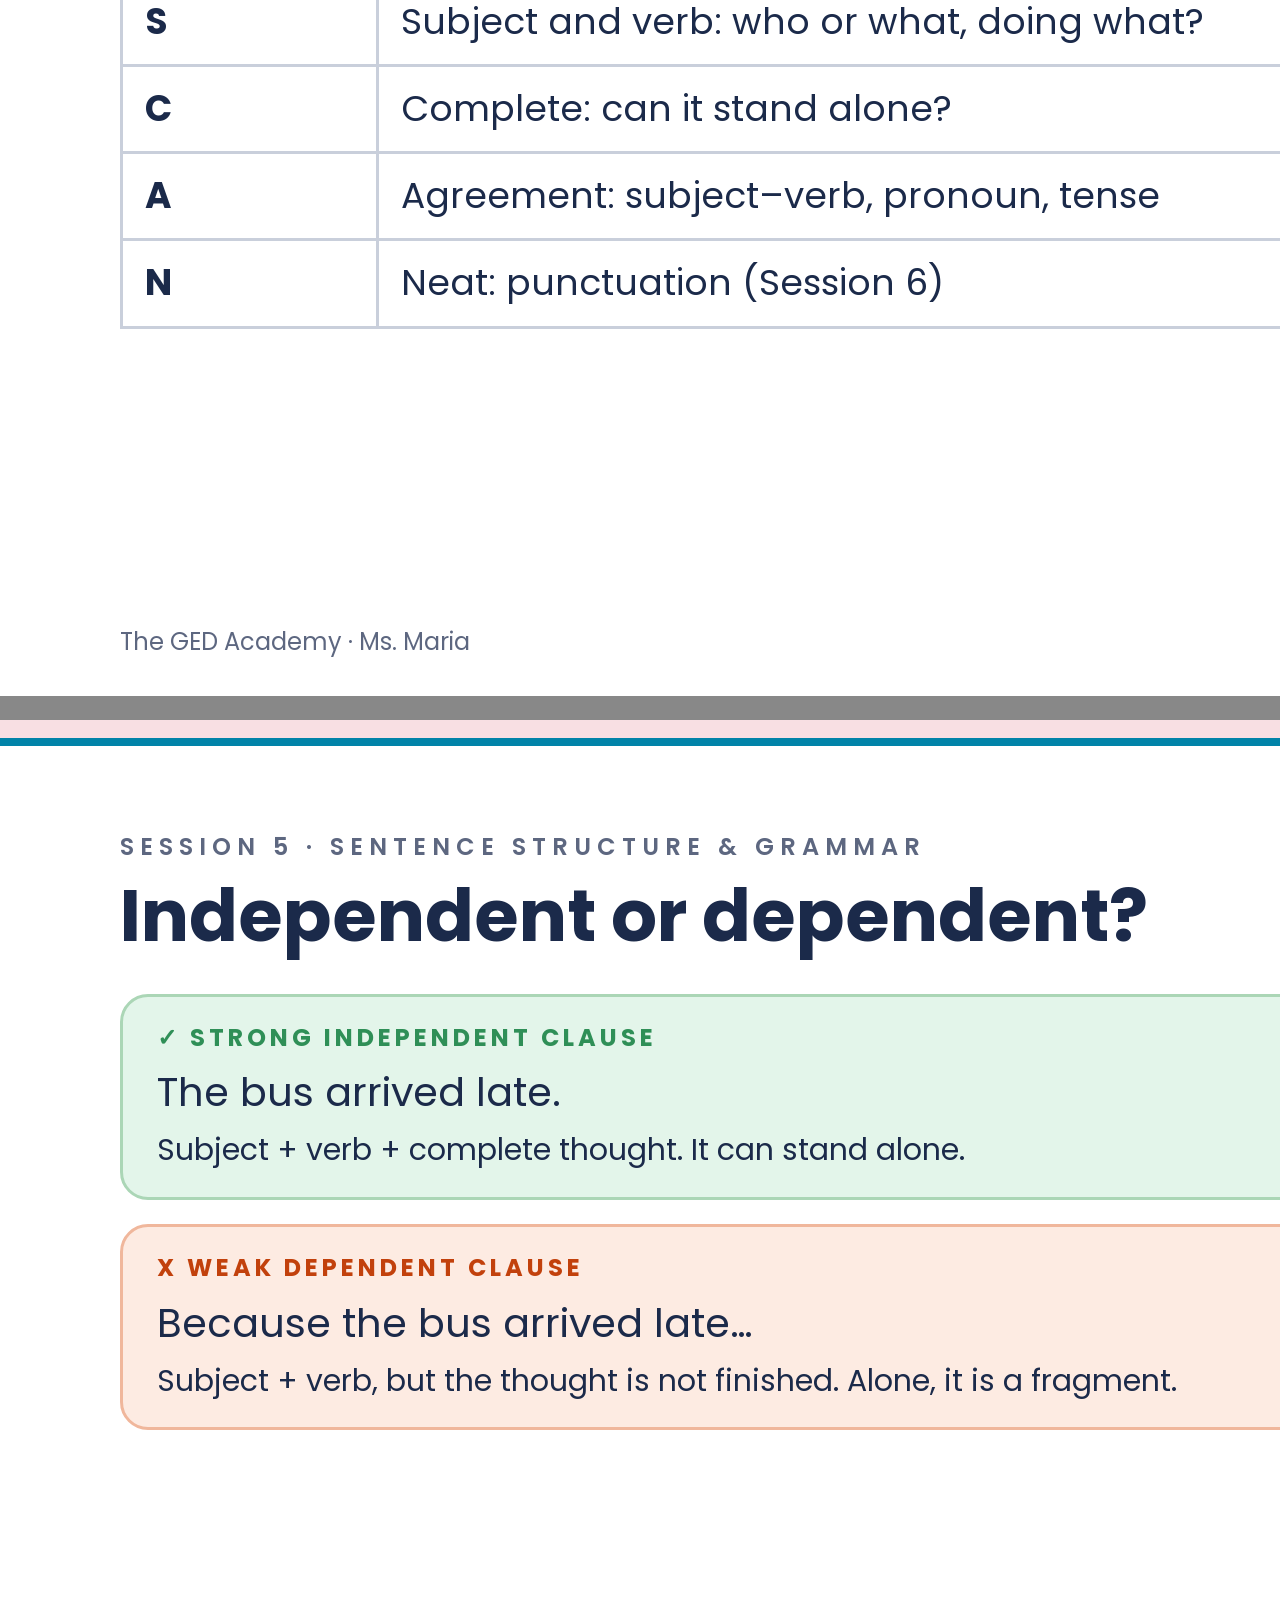
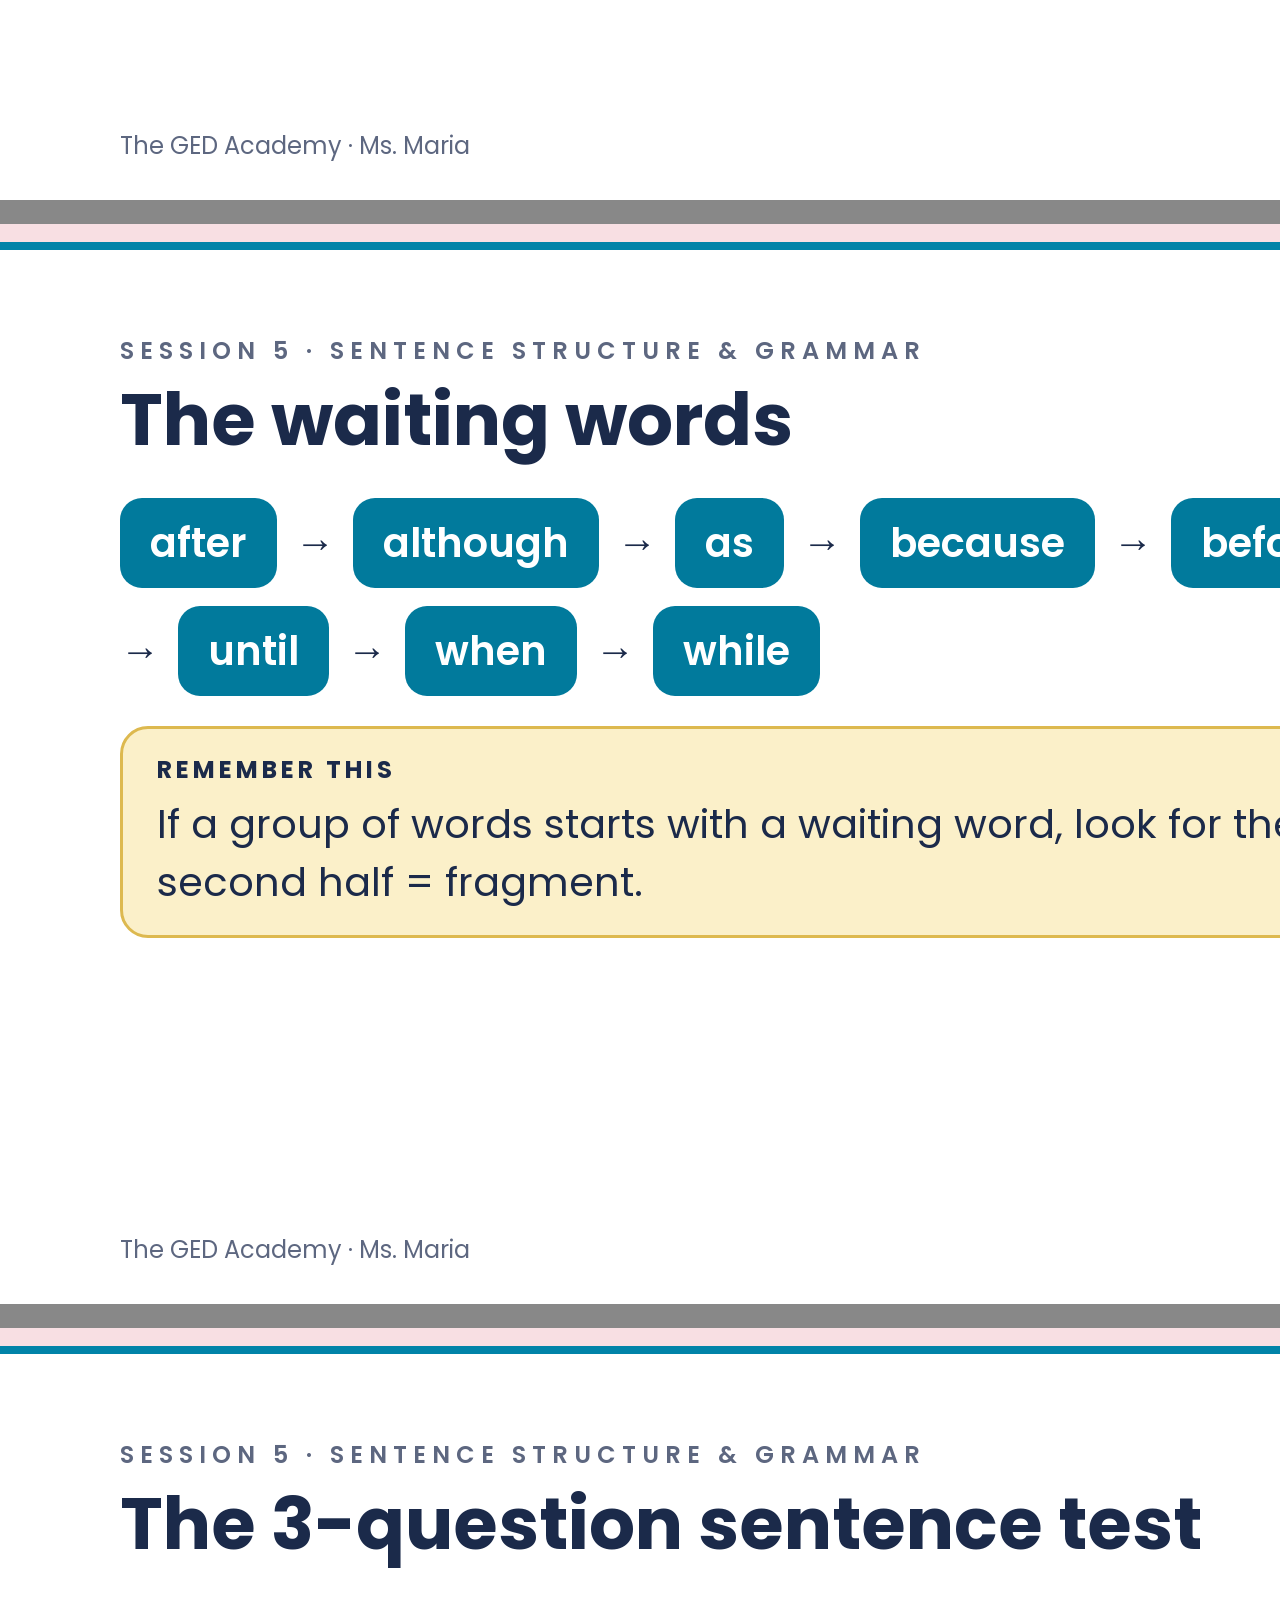
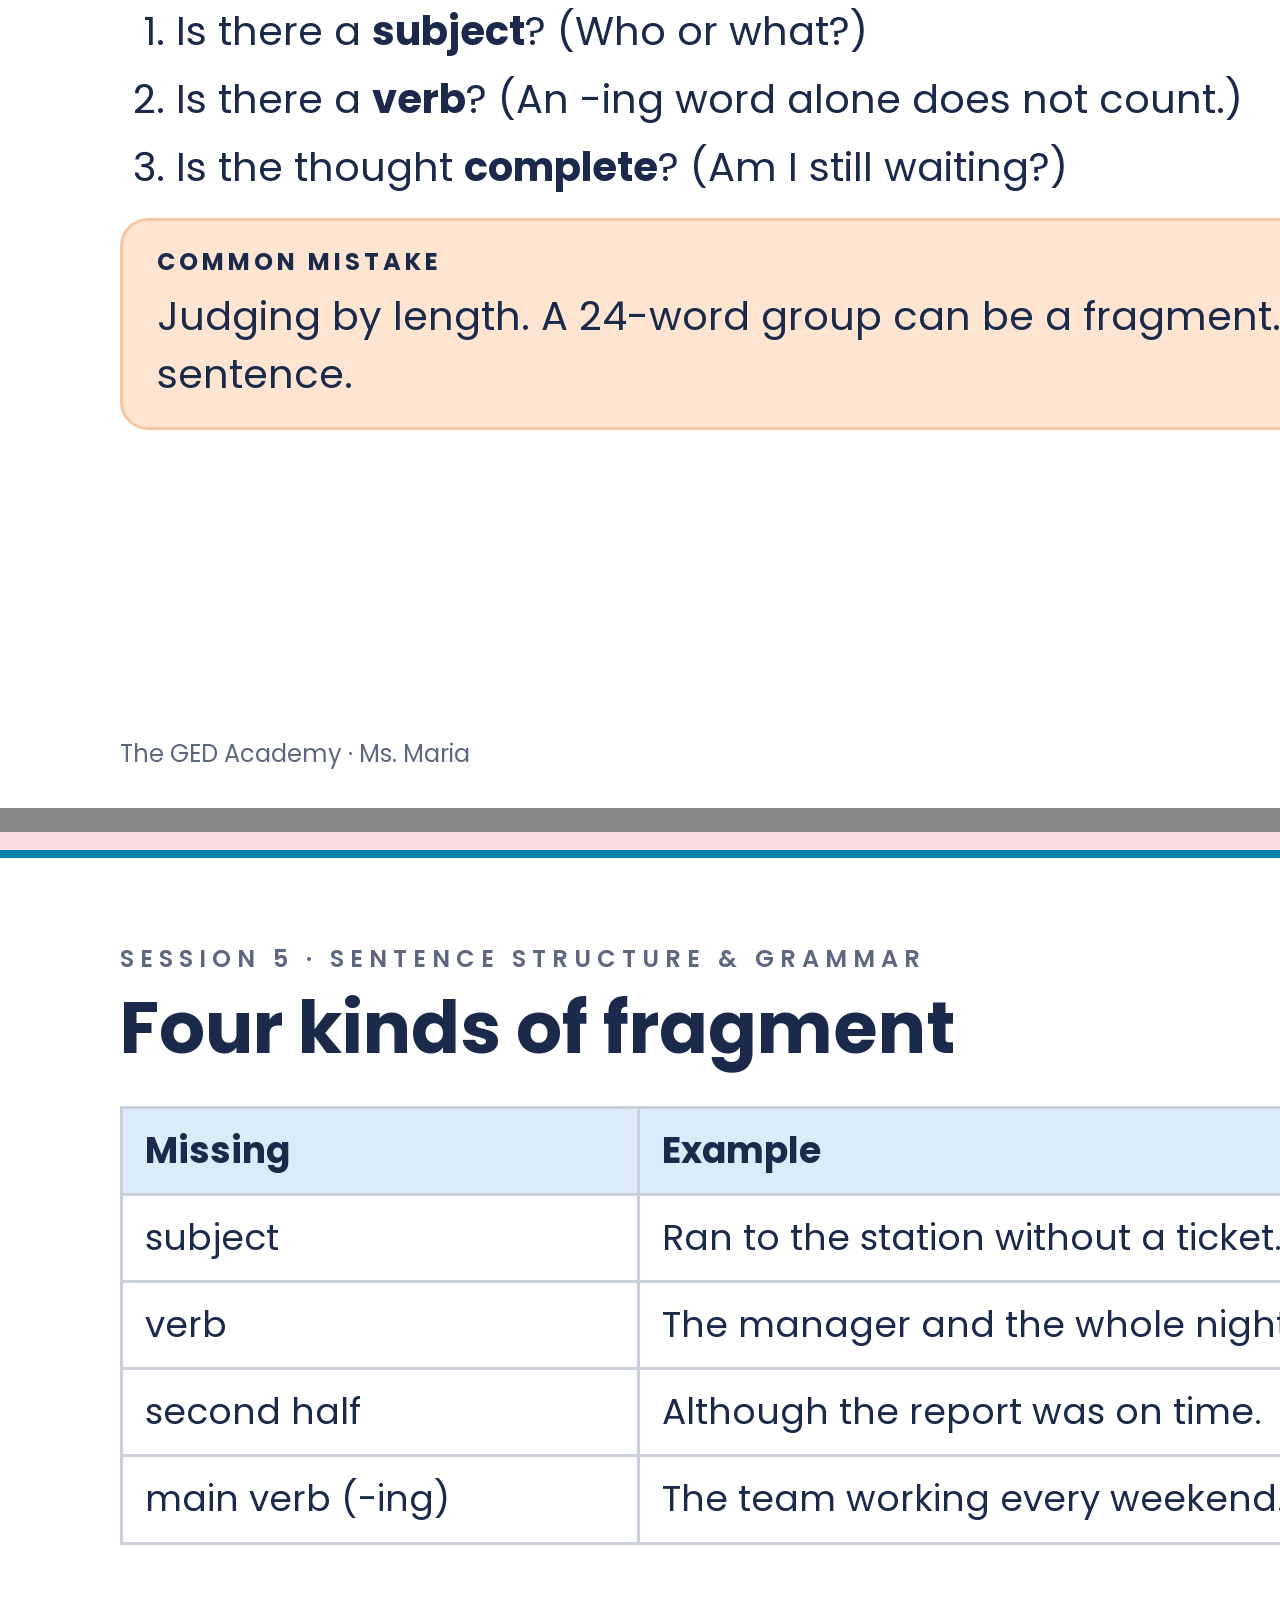
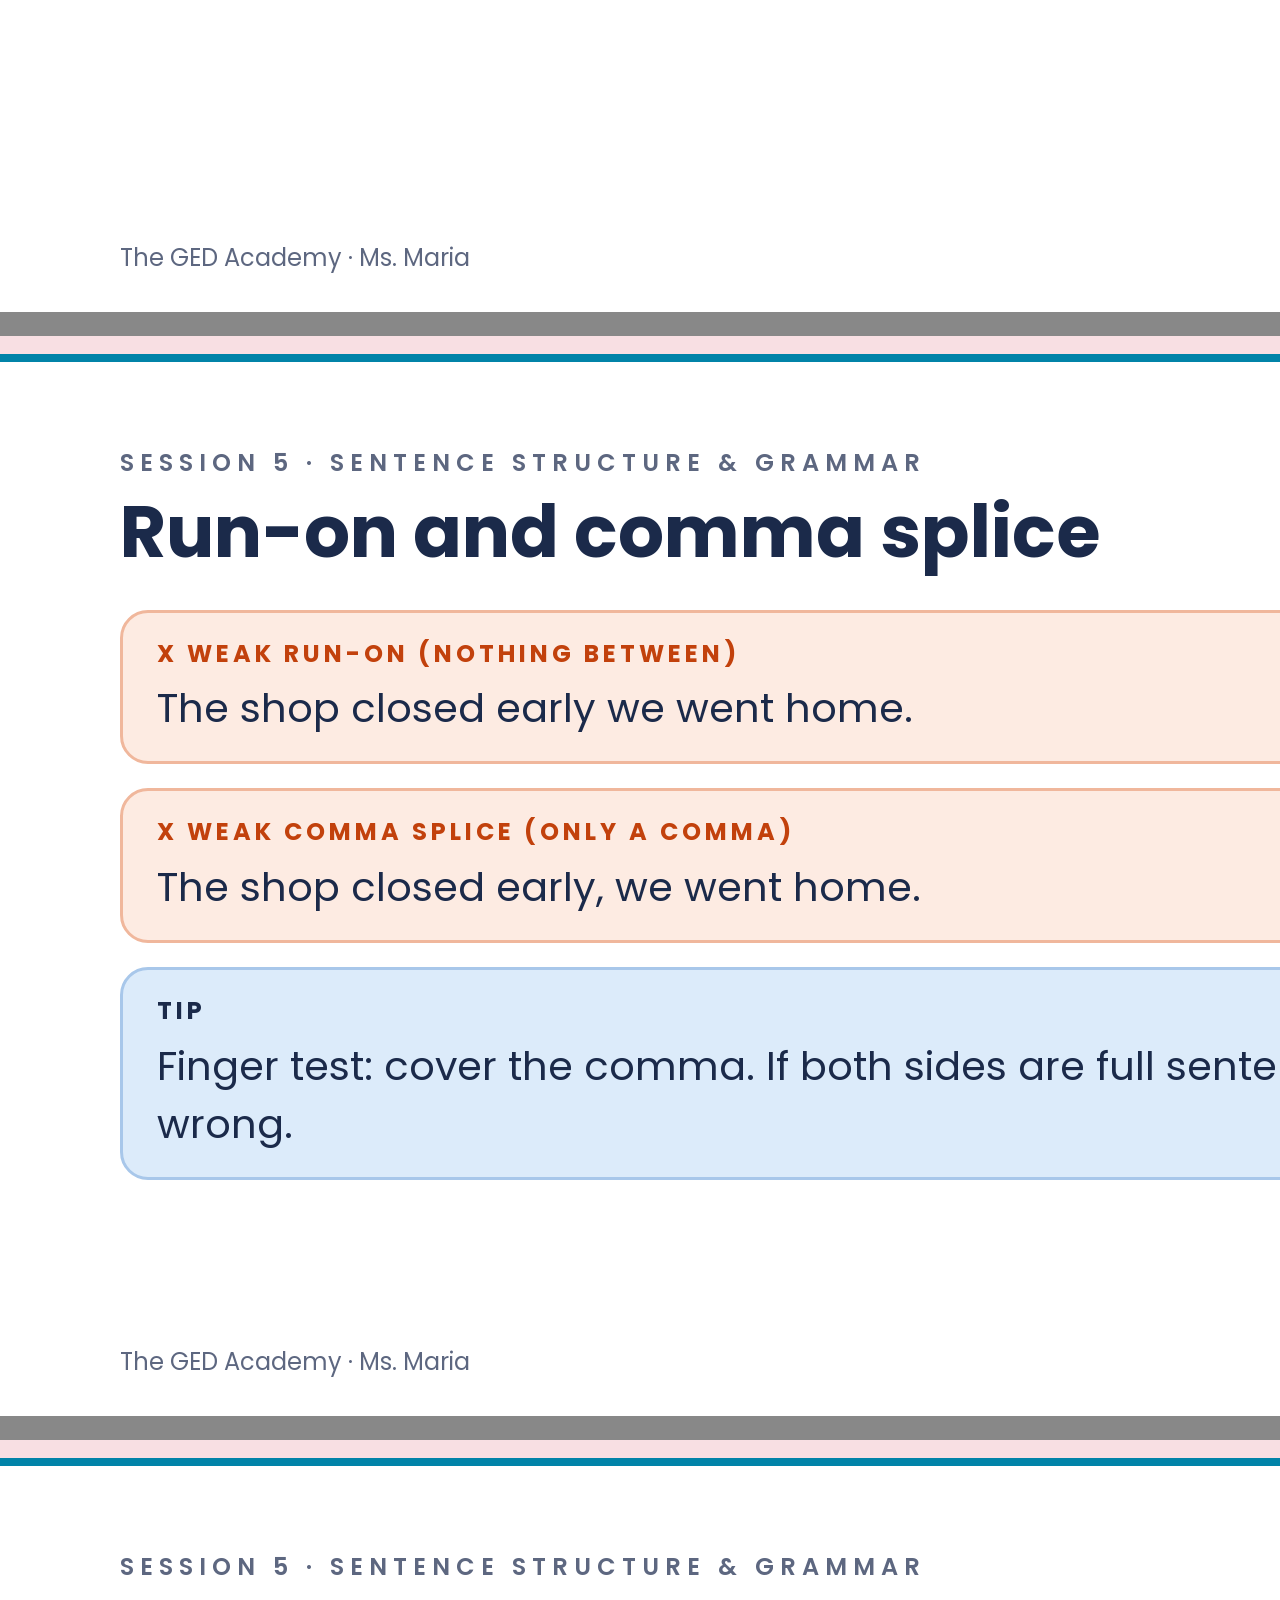
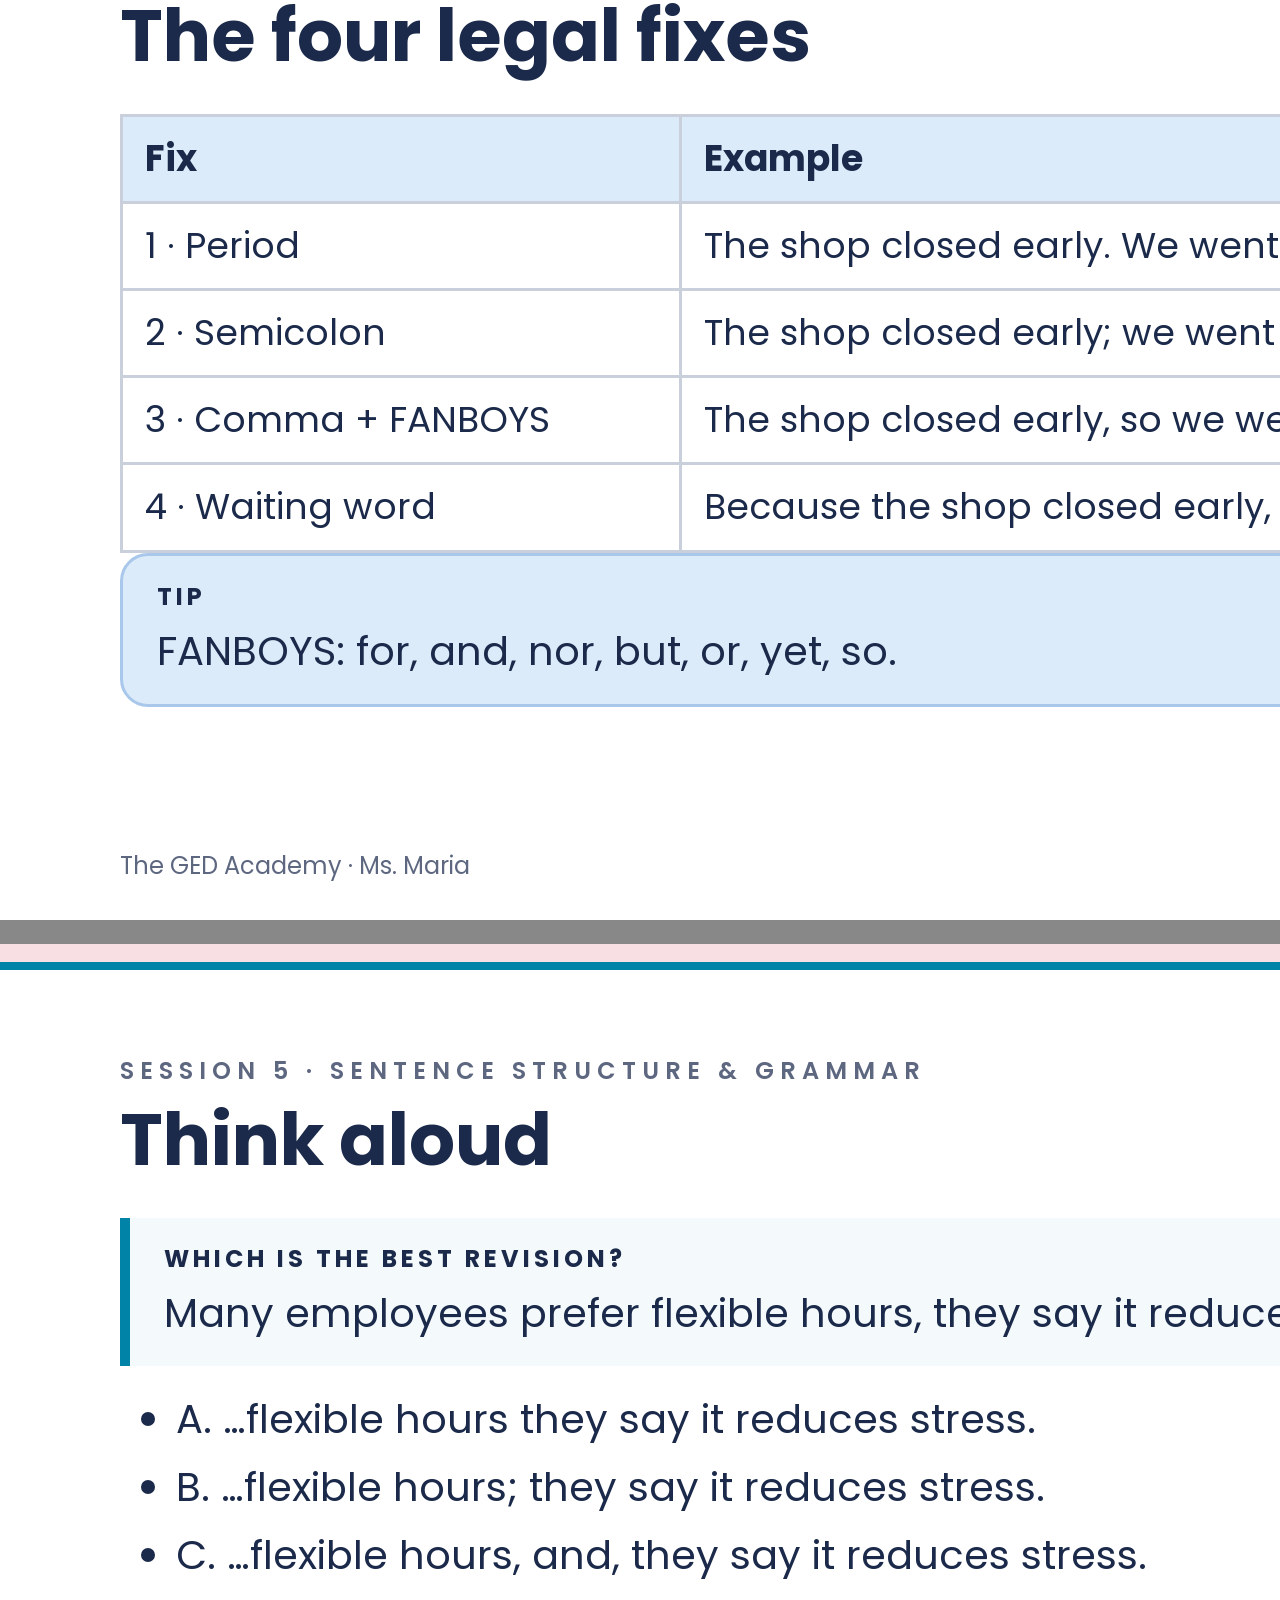
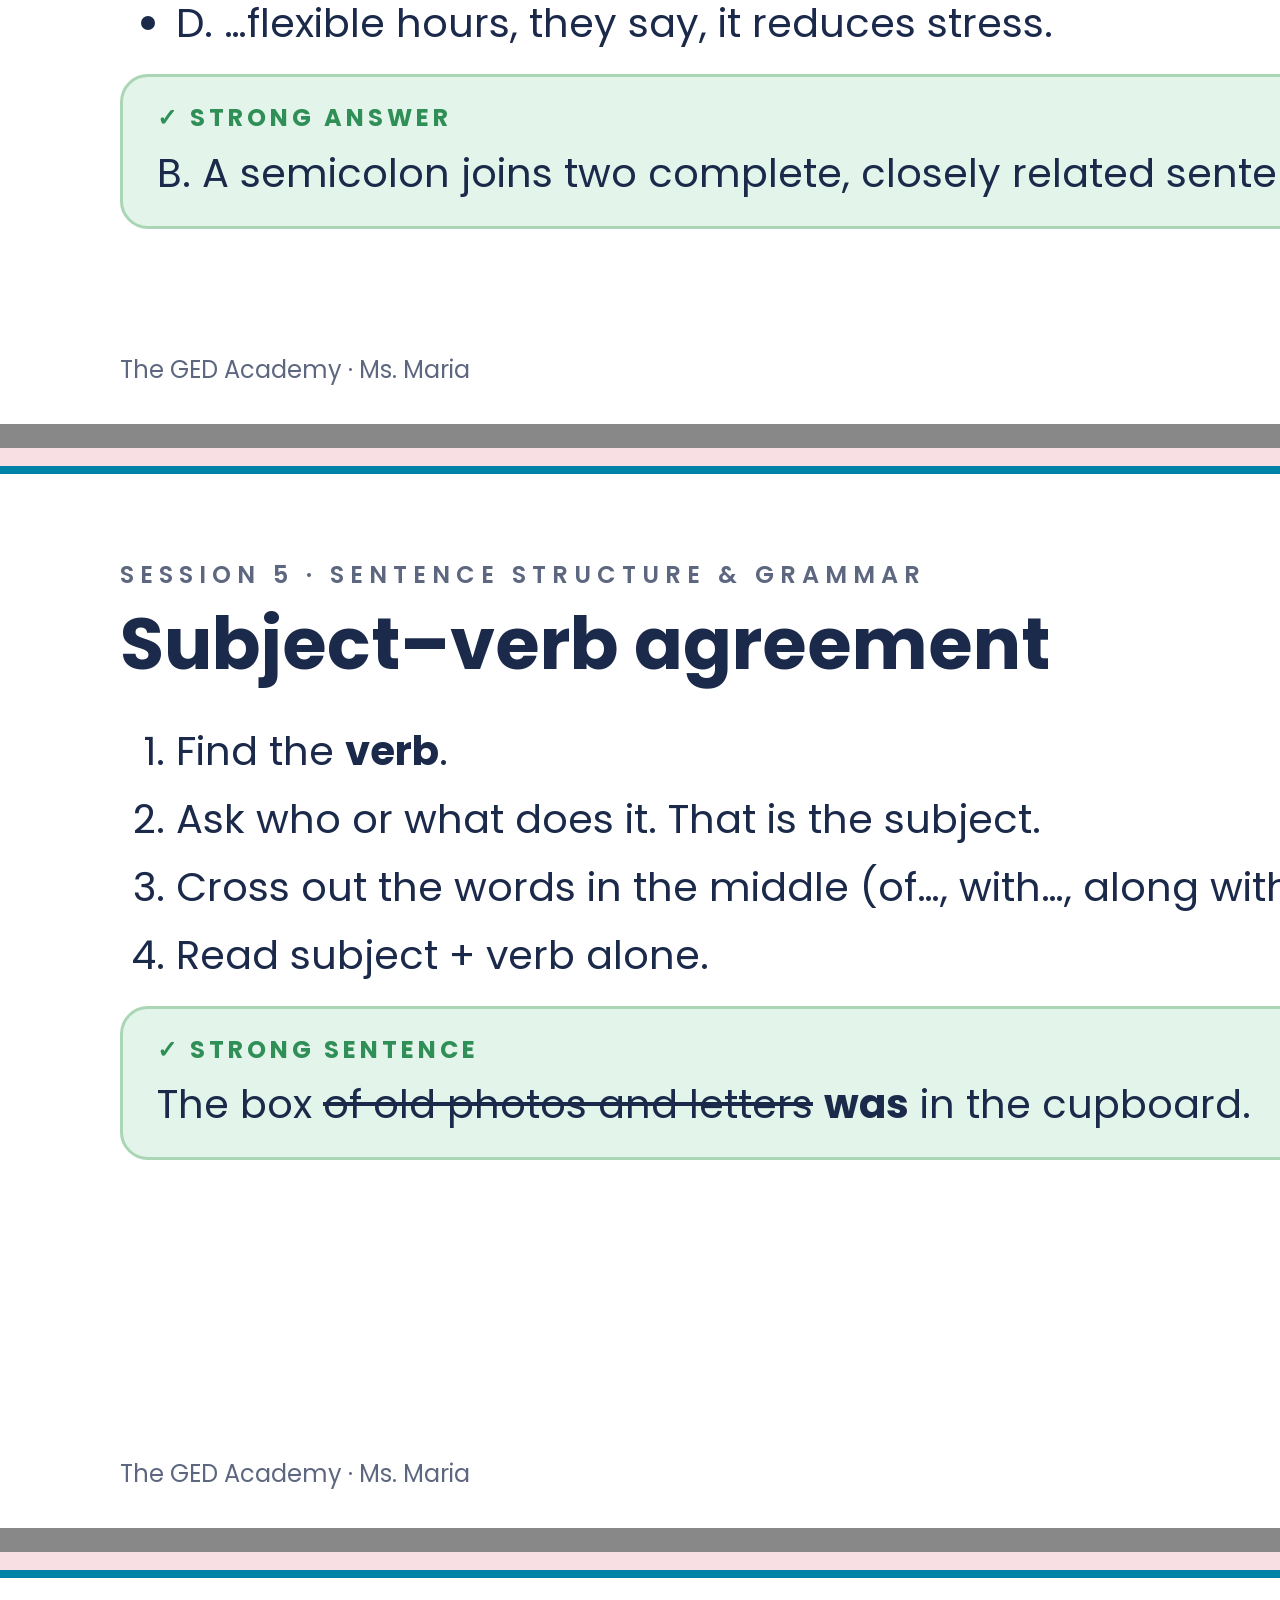
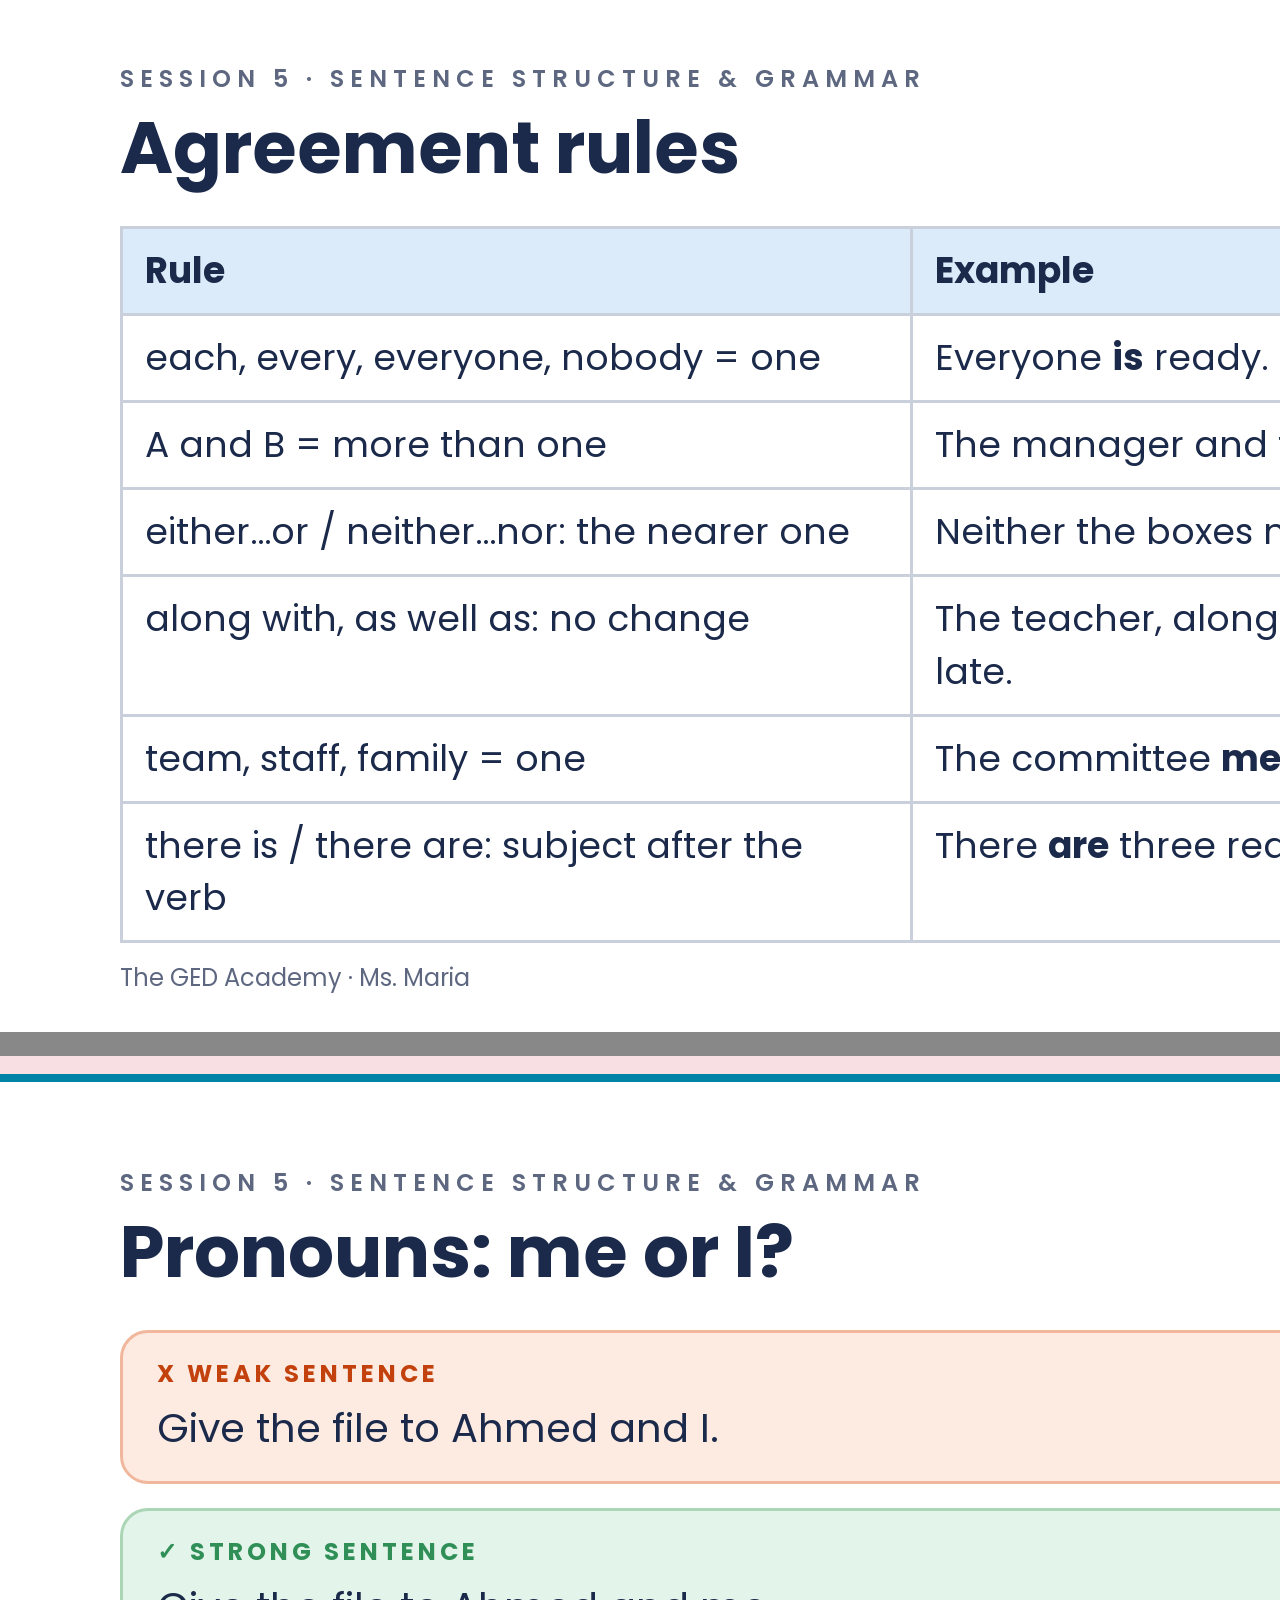
<file: rla/slides/session05.html>
<!doctype html><html lang="en"><head><meta charset="utf-8"><meta name="robots" content="noindex"><title>Reasoning Through Language Arts · Session 5 · Slides</title><link href="https://fonts.googleapis.com/css2?family=Poppins:wght@400;600;700&display=swap" rel="stylesheet"><style>
*{box-sizing:border-box}body{margin:0;background:#888;font-family:'Poppins',Arial,sans-serif;color:#1B2A4A}
.page{width:1920px;height:1080px;background:#fff;position:relative;overflow:hidden;padding:110px 120px 90px;font-size:40px;line-height:1.45;margin:0 auto 24px}
.band{position:absolute;left:0;top:0;width:1920px;height:26px;background:#F8DFE3;border-bottom:8px solid #0183A8}
.eye{font-size:24px;letter-spacing:6px;text-transform:uppercase;font-weight:600;margin:0 0 10px;color:#5D6780}
h2{font-size:72px;line-height:1.15;margin:0 0 36px;font-weight:700}
p{margin:0 0 22px}ul,ol{margin:0 0 22px;padding-left:56px}li{margin:10px 0}
.box{border:3px solid #E2E4EC;border-radius:28px;padding:24px 34px;margin:0 0 24px}
.box small{display:block;font-size:30px;margin-top:8px}
.lab{display:block;font-size:24px;letter-spacing:4px;text-transform:uppercase;font-weight:700;margin-bottom:8px}
.weak{background:#FDEBE2;border-color:#F0B79C}.weak .lab{color:#C2410C}
.strong{background:#E3F5EA;border-color:#ABD6B6}.strong .lab{color:#2F8F57}
.gold{background:#FBF0C9;border-color:#DDB94F}.peach{background:#FDE5D2;border-color:#F3C7A5}.blue{background:#DCEBFA;border-color:#A8C7EA}
.pass{border-left:10px solid #0183A8;background:#F4FAFC;border-radius:0 24px 24px 0;padding:24px 34px;margin:0 0 24px}
.flow{display:flex;flex-wrap:wrap;gap:18px;align-items:center;margin:0 0 30px}
.flow span{background:#017A9C;color:#fff;border-radius:22px;padding:16px 30px;font-weight:600}.flow i{font-style:normal;font-weight:700}
table{border-collapse:collapse;width:100%;font-size:36px}th,td{border:3px solid #C9CFDB;padding:16px 22px;text-align:left;vertical-align:top}th{background:#DCEBFA}
.foot{position:absolute;left:120px;right:120px;bottom:36px;display:flex;justify-content:space-between;font-size:24px;color:#5D6780}
.title{background:#F8DFE3;display:flex;flex-direction:column;justify-content:center;align-items:center;text-align:center}
.title .logo{width:200px;height:200px;border-radius:44px;margin-bottom:30px}
.title h1{font-size:104px;line-height:1.12;margin:10px 0 24px;max-width:1500px}.title .sub{font-size:48px;color:#2E3B5C}.title .by{font-size:28px;color:#5D6780;margin-top:40px}
</style></head><body>
<section data-document-role="page" data-label="Build a sentence that doesn&#x27;t break" class="page title"><img class="logo" src="https://learnovateqa.github.io/GED/icons/icon-512.png" alt="The GED Academy logo"><p class="eye">Reasoning Through Language Arts · Session 5</p><h1>Build a sentence that doesn&#x27;t break</h1><p class="sub">Sentence Structure &amp; Grammar</p><p class="by">The GED Academy · Elevate with Ms. Maria · Learnovate</p></section>
<section data-document-role="page" data-label="Today you will" class="page"><div class="band"></div><p class="eye">Session 5 · Sentence Structure &amp; Grammar</p><h2>Today you will</h2><div class="body"><ol><li><b>Find</b> the sentence: where does it start and stop?</li><li><b>Spot</b> the broken ones: fragments, run-ons, comma splices.</li><li><b>Fix</b> them four different ways.</li><li><b>Match</b> subjects, verbs, pronouns and tenses.</li></ol></div><div class="foot"><span>The GED Academy · Ms. Maria</span><span>2 / 22</span></div></section>
<section data-document-role="page" data-label="Why this matters" class="page"><div class="band"></div><p class="eye">Session 5 · Sentence Structure &amp; Grammar</p><h2>Why this matters</h2><div class="body"><ul><li><b>Editing questions:</b> drop-down lists inside the reading passages. Only one choice is correct.</li><li><b>The essay:</b> one of the three scoring traits is clear, correct English.</li><li><b>Reading:</b> punctuation and pronouns change meaning.</li></ul></div><div class="foot"><span>The GED Academy · Ms. Maria</span><span>3 / 22</span></div></section>
<section data-document-role="page" data-label="Two emails, one job" class="page"><div class="band"></div><p class="eye">Session 5 · Sentence Structure &amp; Grammar</p><h2>Two emails, one job</h2><div class="body"><div class="box weak"><b class="lab">X Weak email</b>I am writing about the supervisor job I saw your advert online I have four years of experience. Because I managed a team of nine people.<small>No interview.</small></div><div class="box strong"><b class="lab">✓ Strong email</b>I am writing about the supervisor job. I saw your advert online. I have four years of experience, and I managed a team of nine people.<small>Interview!</small></div><p>Same person, same facts. Only the sentence boundaries changed.</p></div><div class="foot"><span>The GED Academy · Ms. Maria</span><span>4 / 22</span></div></section>
<section data-document-role="page" data-label="S.C.A.N.: your routine" class="page"><div class="band"></div><p class="eye">Session 5 · Sentence Structure &amp; Grammar</p><h2>S.C.A.N.: your routine</h2><div class="body"><table><tr><th>Letter</th><th>Check</th></tr><tr><td><b>S</b></td><td>Subject and verb: who or what, doing what?</td></tr><tr><td><b>C</b></td><td>Complete: can it stand alone?</td></tr><tr><td><b>A</b></td><td>Agreement: subject–verb, pronoun, tense</td></tr><tr><td><b>N</b></td><td>Neat: punctuation (Session 6)</td></tr></table></div><div class="foot"><span>The GED Academy · Ms. Maria</span><span>5 / 22</span></div></section>
<section data-document-role="page" data-label="Independent or dependent?" class="page"><div class="band"></div><p class="eye">Session 5 · Sentence Structure &amp; Grammar</p><h2>Independent or dependent?</h2><div class="body"><div class="box strong"><b class="lab">✓ Strong independent clause</b>The bus arrived late.<small>Subject + verb + complete thought. It can stand alone.</small></div><div class="box weak"><b class="lab">X Weak dependent clause</b>Because the bus arrived late…<small>Subject + verb, but the thought is not finished. Alone, it is a fragment.</small></div></div><div class="foot"><span>The GED Academy · Ms. Maria</span><span>6 / 22</span></div></section>
<section data-document-role="page" data-label="The waiting words" class="page"><div class="band"></div><p class="eye">Session 5 · Sentence Structure &amp; Grammar</p><h2>The waiting words</h2><div class="body"><div class="flow"><span>after</span><i>→</i><span>although</span><i>→</i><span>as</span><i>→</i><span>because</span><i>→</i><span>before</span><i>→</i><span>if</span><i>→</i><span>since</span><i>→</i><span>until</span><i>→</i><span>when</span><i>→</i><span>while</span></div><div class="box gold"><b class="lab">Remember this</b>If a group of words starts with a waiting word, look for the second half. No second half = fragment.</div></div><div class="foot"><span>The GED Academy · Ms. Maria</span><span>7 / 22</span></div></section>
<section data-document-role="page" data-label="The 3-question sentence test" class="page"><div class="band"></div><p class="eye">Session 5 · Sentence Structure &amp; Grammar</p><h2>The 3-question sentence test</h2><div class="body"><ol><li>Is there a <b>subject</b>? (Who or what?)</li><li>Is there a <b>verb</b>? (An -ing word alone does not count.)</li><li>Is the thought <b>complete</b>? (Am I still waiting?)</li></ol><div class="box peach"><b class="lab">Common mistake</b>Judging by length. A 24-word group can be a fragment. &quot;She left.&quot; is a full sentence.</div></div><div class="foot"><span>The GED Academy · Ms. Maria</span><span>8 / 22</span></div></section>
<section data-document-role="page" data-label="Four kinds of fragment" class="page"><div class="band"></div><p class="eye">Session 5 · Sentence Structure &amp; Grammar</p><h2>Four kinds of fragment</h2><div class="body"><table><tr><th>Missing</th><th>Example</th></tr><tr><td>subject</td><td>Ran to the station without a ticket.</td></tr><tr><td>verb</td><td>The manager and the whole night team.</td></tr><tr><td>second half</td><td>Although the report was on time.</td></tr><tr><td>main verb (-ing)</td><td>The team working every weekend.</td></tr></table></div><div class="foot"><span>The GED Academy · Ms. Maria</span><span>9 / 22</span></div></section>
<section data-document-role="page" data-label="Run-on and comma splice" class="page"><div class="band"></div><p class="eye">Session 5 · Sentence Structure &amp; Grammar</p><h2>Run-on and comma splice</h2><div class="body"><div class="box weak"><b class="lab">X Weak run-on (nothing between)</b>The shop closed early we went home.</div><div class="box weak"><b class="lab">X Weak comma splice (only a comma)</b>The shop closed early, we went home.</div><div class="box blue"><b class="lab">Tip</b>Finger test: cover the comma. If both sides are full sentences, a comma alone is wrong.</div></div><div class="foot"><span>The GED Academy · Ms. Maria</span><span>10 / 22</span></div></section>
<section data-document-role="page" data-label="The four legal fixes" class="page"><div class="band"></div><p class="eye">Session 5 · Sentence Structure &amp; Grammar</p><h2>The four legal fixes</h2><div class="body"><table><tr><th>Fix</th><th>Example</th></tr><tr><td>1 · Period</td><td>The shop closed early. We went home.</td></tr><tr><td>2 · Semicolon</td><td>The shop closed early; we went home.</td></tr><tr><td>3 · Comma + FANBOYS</td><td>The shop closed early, so we went home.</td></tr><tr><td>4 · Waiting word</td><td>Because the shop closed early, we went home.</td></tr></table><div class="box blue"><b class="lab">Tip</b>FANBOYS: for, and, nor, but, or, yet, so.</div></div><div class="foot"><span>The GED Academy · Ms. Maria</span><span>11 / 22</span></div></section>
<section data-document-role="page" data-label="Think aloud" class="page"><div class="band"></div><p class="eye">Session 5 · Sentence Structure &amp; Grammar</p><h2>Think aloud</h2><div class="body"><div class="pass"><b class="lab">Which is the best revision?</b>Many employees prefer flexible hours, they say it reduces stress.</div><ul><li>A. …flexible hours they say it reduces stress.</li><li>B. …flexible hours; they say it reduces stress.</li><li>C. …flexible hours, and, they say it reduces stress.</li><li>D. …flexible hours, they say, it reduces stress.</li></ul><div class="box strong"><b class="lab">✓ Strong answer</b>B. A semicolon joins two complete, closely related sentences.</div></div><div class="foot"><span>The GED Academy · Ms. Maria</span><span>12 / 22</span></div></section>
<section data-document-role="page" data-label="Subject–verb agreement" class="page"><div class="band"></div><p class="eye">Session 5 · Sentence Structure &amp; Grammar</p><h2>Subject–verb agreement</h2><div class="body"><ol><li>Find the <b>verb</b>.</li><li>Ask who or what does it. That is the subject.</li><li>Cross out the words in the middle (of…, with…, along with…).</li><li>Read subject + verb alone.</li></ol><div class="box strong"><b class="lab">✓ Strong sentence</b>The box <s>of old photos and letters</s> <b>was</b> in the cupboard.</div></div><div class="foot"><span>The GED Academy · Ms. Maria</span><span>13 / 22</span></div></section>
<section data-document-role="page" data-label="Agreement rules" class="page"><div class="band"></div><p class="eye">Session 5 · Sentence Structure &amp; Grammar</p><h2>Agreement rules</h2><div class="body"><table><tr><th>Rule</th><th>Example</th></tr><tr><td>each, every, everyone, nobody = one</td><td>Everyone <b>is</b> ready.</td></tr><tr><td>A and B = more than one</td><td>The manager and the clerk <b>are</b> here.</td></tr><tr><td>either…or / neither…nor: the nearer one</td><td>Neither the boxes nor the crate <b>fits</b>.</td></tr><tr><td>along with, as well as: no change</td><td>The teacher, along with her students, <b>was</b> late.</td></tr><tr><td>team, staff, family = one</td><td>The committee <b>meets</b> monthly.</td></tr><tr><td>there is / there are: subject after the verb</td><td>There <b>are</b> three reasons.</td></tr></table></div><div class="foot"><span>The GED Academy · Ms. Maria</span><span>14 / 22</span></div></section>
<section data-document-role="page" data-label="Pronouns: me or I?" class="page"><div class="band"></div><p class="eye">Session 5 · Sentence Structure &amp; Grammar</p><h2>Pronouns: me or I?</h2><div class="body"><div class="box weak"><b class="lab">X Weak sentence</b>Give the file to Ahmed and I.</div><div class="box strong"><b class="lab">✓ Strong sentence</b>Give the file to Ahmed and me.</div><div class="box blue"><b class="lab">Tip</b>Cover &quot;Ahmed and&quot;. Give the file to <b>me</b>, not to <i>I</i>.</div></div><div class="foot"><span>The GED Academy · Ms. Maria</span><span>15 / 22</span></div></section>
<section data-document-role="page" data-label="Pronouns: this what?" class="page"><div class="band"></div><p class="eye">Session 5 · Sentence Structure &amp; Grammar</p><h2>Pronouns: this what?</h2><div class="body"><div class="box weak"><b class="lab">X Weak sentence</b>The report criticized the plan. This was unexpected.<small>This what? It is not clear.</small></div><div class="box strong"><b class="lab">✓ Strong sentence</b>The report criticized the plan. This criticism was unexpected.</div></div><div class="foot"><span>The GED Academy · Ms. Maria</span><span>16 / 22</span></div></section>
<section data-document-role="page" data-label="Stay in one time zone" class="page"><div class="band"></div><p class="eye">Session 5 · Sentence Structure &amp; Grammar</p><h2>Stay in one time zone</h2><div class="body"><div class="box weak"><b class="lab">X Weak sentence</b>She walked into the room and sits down.<small>Past, then present, for no reason.</small></div><div class="box strong"><b class="lab">✓ Strong sentence</b>She walked into the room and sat down.</div><div class="box blue"><b class="lab">Tip</b>Change tense only when a time word tells you to: yesterday, now, next year. Read one sentence before and one after.</div></div><div class="foot"><span>The GED Academy · Ms. Maria</span><span>17 / 22</span></div></section>
<section data-document-role="page" data-label="Lists: keep them parallel" class="page"><div class="band"></div><p class="eye">Session 5 · Sentence Structure &amp; Grammar</p><h2>Lists: keep them parallel</h2><div class="body"><div class="box weak"><b class="lab">X Weak sentence</b>She likes cooking, to swim and reading.<small>Mixed forms.</small></div><div class="box strong"><b class="lab">✓ Strong sentence</b>She likes cooking, swimming and reading.<small>The same form.</small></div></div><div class="foot"><span>The GED Academy · Ms. Maria</span><span>18 / 22</span></div></section>
<section data-document-role="page" data-label="Describing phrases: in the right place" class="page"><div class="band"></div><p class="eye">Session 5 · Sentence Structure &amp; Grammar</p><h2>Describing phrases: in the right place</h2><div class="body"><div class="box weak"><b class="lab">X Weak sentence</b>Running to the bus, my phone fell.<small>The phone was not running.</small></div><div class="box strong"><b class="lab">✓ Strong sentence</b>Running to the bus, I dropped my phone.</div></div><div class="foot"><span>The GED Academy · Ms. Maria</span><span>19 / 22</span></div></section>
<section data-document-role="page" data-label="Common GED traps" class="page"><div class="band"></div><p class="eye">Session 5 · Sentence Structure &amp; Grammar</p><h2>Common GED traps</h2><div class="body"><ul><li>Long, so it must be a sentence. (No.)</li><li>A comma where your ear wants a pause.</li><li>A plural noun just before the verb: <i>the box of letters were…</i></li><li>An -ing word as the main verb.</li><li>Fixing a splice with <i>however</i> and a comma. (<i>However</i> needs a semicolon or a period.)</li><li>Changing a sentence that is already correct.</li></ul></div><div class="foot"><span>The GED Academy · Ms. Maria</span><span>20 / 22</span></div></section>
<section data-document-role="page" data-label="Now it is your turn" class="page"><div class="band"></div><p class="eye">Session 5 · Sentence Structure &amp; Grammar</p><h2>Now it is your turn</h2><div class="body"><div class="flow"><span>Reviewer</span><i>→</i><span>Workbook</span><i>→</i><span>Quiz</span><i>→</i><span>Checklist</span></div><div class="box gold"><b class="lab">Remember this</b>Use S.C.A.N. on every editing question.</div></div><div class="foot"><span>The GED Academy · Ms. Maria</span><span>21 / 22</span></div></section>
<section data-document-role="page" data-label="Thank you!" class="page title"><img class="logo" src="https://learnovateqa.github.io/GED/icons/icon-512.png" alt="The GED Academy logo"><p class="eye">Reasoning Through Language Arts · Session 5</p><h1>Thank you!</h1><p class="sub">See you in Session 6: Punctuation &amp; Language Conventions.</p><p class="by">The GED Academy · Elevate with Ms. Maria · Learnovate</p></section>
</body></html>
</file>
<file: assets/academy.css>
/* ===== The GED Academy · shared theme (same colours as its sister site, The English Academy) ===== */
:root{
 --navy:#1B2A4A;--ink2:#5D6780;--muted:#6B7488;--line:#E2E4EC;--line2:#C9CFDB;--paper:#FFFFFF;--soft:#F4FAFC;
 --pink:#DCEEF4;--pink-d:#0183A8;--brand:#0183A8;--brand-d:#017A9C;
 --blue:#DCEBFA;--blue-b:#A8C7EA;--blue-s:#8DB4E2;
 --green:#DDF3E4;--green-b:#ABD6B6;--green-s:#8CCB9F;
 --peach:#FDE5D2;--peach-b:#F3C7A5;--peach-s:#EDAE7E;
 --lav:#E8E0F7;--lav-b:#C2B3E6;--lav-s:#A996DC;
 --rose:#F9DCE7;--rose-b:#EBB5C9;--rose-s:#E39AB6;--tint:#D9EDF3;--tint-b:#9CCBDB;
 --gold:#FBF0C9;--gold-b:#DDB94F;
 --ok:#2F8F57;--ok-t:#E3F5EA;--bad:#C2410C;--bad-t:#FDEBE2;
 --r:18px;--shadow:0 10px 30px rgba(27,42,74,.10);
 --fs:16px;
}
html.big{--fs:19px}
*{box-sizing:border-box}
html{font-size:var(--fs);-webkit-text-size-adjust:100%}
body{margin:0;background:var(--paper);color:var(--navy);font-family:'Poppins',var(--script,'Poppins'),'Segoe UI',system-ui,-apple-system,sans-serif;line-height:1.6;overflow-x:hidden}
h1,h2,h3,h4{line-height:1.2;margin:0 0 .4em;letter-spacing:-.01em}
h1{font-size:clamp(1.8rem,5vw,2.8rem);font-weight:700}
h2{font-size:1.35rem;font-weight:600}
h3{font-size:1.08rem;font-weight:600}
p{margin:0 0 .6em}
a{color:var(--navy)}
img{max-width:100%}
button,input,select,textarea{font:inherit;color:inherit}
:focus-visible{outline:3px solid var(--pink-d);outline-offset:2px;border-radius:6px}
.muted{color:var(--muted)}
.small{font-size:.86rem}
.wrap{max-width:1100px;margin:0 auto;padding:0 16px}
.skip{position:absolute;left:-999px;top:0;background:var(--navy);color:#fff;padding:10px 14px;z-index:99;border-radius:0 0 10px 0}
.skip:focus{left:0}
.sr{position:absolute;width:1px;height:1px;overflow:hidden;clip:rect(0 0 0 0)}
.i{width:20px;height:20px;fill:none;stroke:currentColor;stroke-width:1.9;stroke-linecap:round;stroke-linejoin:round;flex:none}
[hidden]{display:none!important}

/* eyebrow + numbered section heading like the syllabus ("01 What You'll Master") */
.eyebrow{font-size:.76rem;letter-spacing:.2em;text-transform:uppercase;font-weight:600;color:var(--navy);margin:0 0 6px}
.sh{display:flex;align-items:center;gap:12px;margin:34px 0 6px}
.sh .no{font-size:.78rem;font-weight:600;background:var(--tint);border:1.5px solid var(--tint-b);border-radius:8px;padding:1px 8px}
.sh h2{margin:0;white-space:nowrap}
.sh::after{content:"";flex:1;height:1.5px;background:var(--line2)}
.sh + p{color:var(--ink2)}

/* tone helpers: blue, green, peach, lav, rose */
.t-blue{--c:var(--blue);--b:var(--blue-b);--s:var(--blue-s)}
.t-green{--c:var(--green);--b:var(--green-b);--s:var(--green-s)}
.t-peach{--c:var(--peach);--b:var(--peach-b);--s:var(--peach-s)}
.t-lav{--c:var(--lav);--b:var(--lav-b);--s:var(--lav-s)}
.t-rose{--c:var(--rose);--b:var(--rose-b);--s:var(--rose-s)}
.t-gold{--c:var(--gold);--b:var(--gold-b);--s:var(--gold-b)}
.box{background:var(--c,#fff);border:1.5px solid var(--b,var(--line));border-radius:14px;padding:14px 16px}

/* buttons */
.btn{display:inline-flex;align-items:center;justify-content:center;gap:8px;min-height:46px;padding:9px 18px;border-radius:12px;border:1.5px solid var(--navy);background:#fff;color:var(--navy);font-weight:600;text-decoration:none;cursor:pointer;transition:transform .12s, box-shadow .12s;line-height:1.2;text-align:center}
.btn:hover{transform:translateY(-1px);box-shadow:0 6px 16px rgba(27,42,74,.12)}
.btn:active{transform:none}
.btn.primary{background:var(--brand-d);border-color:var(--brand-d);color:#fff}
.btn.soft{border-color:var(--line2);background:#fff}
.btn.pink{background:var(--tint);border-color:var(--tint-b)}
.btn.sm{min-height:44px;padding:8px 14px;font-size:.9rem;border-radius:10px}
.btn[disabled]{opacity:.45;cursor:not-allowed;transform:none;box-shadow:none}
.row{display:flex;flex-wrap:wrap;gap:10px;align-items:center}
.iconbtn{display:inline-flex;align-items:center;justify-content:center;gap:6px;min-width:42px;min-height:42px;padding:0 10px;border-radius:12px;border:1.5px solid var(--line);background:#fff;cursor:pointer;font-weight:600;color:var(--navy);text-decoration:none}
.iconbtn:hover{border-color:var(--line2)}
.speak{display:inline-flex;align-items:center;justify-content:center;width:30px;height:30px;border-radius:50%;border:1.5px solid var(--line2);background:#fff;cursor:pointer;vertical-align:middle;margin-inline-start:6px;padding:0;flex:none}
.speak .i{width:16px;height:16px}
.speak:hover,.speak.on{background:var(--tint);border-color:var(--tint-b)}

/* chips */
.chip{display:inline-flex;align-items:center;gap:6px;font-size:.8rem;font-weight:600;padding:3px 11px;border-radius:999px;background:var(--c,#fff);border:1.5px solid var(--b,var(--line2))}
.tag{display:inline-block;font-size:.74rem;letter-spacing:.14em;text-transform:uppercase;font-weight:700;background:var(--gold);border:1.5px solid var(--gold-b);border-radius:999px;padding:2px 10px}

/* cards & grids */
.grid{display:grid;gap:14px;grid-template-columns:repeat(auto-fill,minmax(230px,1fr))}
.grid.g5{grid-template-columns:repeat(auto-fill,minmax(160px,1fr))}
.card{display:block;background:var(--c,#fff);border:1.5px solid var(--b,var(--line));border-radius:var(--r);padding:18px 20px;text-decoration:none;color:var(--navy);position:relative}
a.card{transition:transform .15s, box-shadow .15s}
a.card:hover{transform:translateY(-2px);box-shadow:var(--shadow)}
.card .pill{display:inline-block;background:#fff;border-radius:999px;padding:2px 10px;font-size:.8rem;font-weight:600;margin-bottom:10px}
.card.off{opacity:.65}
.pillar{background:var(--c);border:1.5px solid var(--b);border-radius:14px;padding:12px 14px;min-height:84px}
.pillar small{display:block;font-weight:600;font-size:.76rem;letter-spacing:.1em}
.pillar b{font-weight:600}

/* progress */
.bar{height:10px;border-radius:999px;background:#EEF0F5;overflow:hidden}
.bar>i{display:block;height:100%;width:var(--w,0%);background:var(--s,var(--blue-s));border-radius:999px;transition:width .6s}
.ring{--p:0;width:120px;height:120px;border-radius:50%;background:conic-gradient(var(--brand) calc(var(--p)*1%),#E3EEF2 0);display:grid;place-items:center;flex:none}
.ring>div{width:92px;height:92px;border-radius:50%;background:#fff;display:grid;place-items:center;text-align:center;line-height:1.05}
.ring b{font-size:1.6rem}
.ring small{display:block;font-size:.78rem;letter-spacing:.12em;color:var(--muted)}

/* toast + dialog */
.toast{position:fixed;left:50%;bottom:86px;transform:translateX(-50%);background:var(--navy);color:#fff;padding:10px 18px;border-radius:12px;z-index:90;box-shadow:var(--shadow);max-width:calc(100vw - 32px);text-align:center}
.modal{position:fixed;inset:0;background:rgba(27,42,74,.45);z-index:80;display:grid;place-items:start center;padding:8vh 16px;overflow:auto}
.modal>.in{background:#fff;border-radius:22px;padding:22px;max-width:520px;width:100%;box-shadow:var(--shadow)}

/* language menu */
.lang{position:relative}
.lang>button{display:inline-flex;align-items:center;gap:6px}
.lang .menu{position:absolute;inset-inline-end:0;top:calc(100% + 6px);background:#fff;border:1.5px solid var(--line);border-radius:14px;box-shadow:var(--shadow);padding:6px;min-width:230px;z-index:60}
.lang .menu button{display:flex;width:100%;justify-content:space-between;gap:10px;background:none;border:0;padding:9px 12px;border-radius:10px;cursor:pointer;text-align:start}
.lang .menu button:hover,.lang .menu button[aria-current="true"]{background:var(--pink)}
.lang .menu hr{border:0;border-top:1px solid var(--line);margin:6px 4px}
.lang .menu select{width:100%;min-height:40px;border:1.5px solid var(--line2);border-radius:10px;padding:0 8px;background:#fff}
.trbar{background:var(--gold);border-bottom:1.5px solid var(--gold-b);font-size:.9rem}
.trbar .wrap{display:flex;flex-wrap:wrap;gap:10px;align-items:center;justify-content:space-between;padding-top:8px;padding-bottom:8px}
#gtHost{position:absolute;left:-9999px;top:0}
body{top:0!important}
.goog-te-banner-frame,.skiptranslate iframe{display:none!important}

/* footer */
.foot{background:var(--navy);color:#D8DDEA;margin-top:56px}
.foot .wrap{padding-top:30px;padding-bottom:30px;display:flex;flex-wrap:wrap;gap:20px;justify-content:space-between;align-items:flex-end}
.foot a{color:#fff}
.foot b{color:#fff}

@media (max-width:640px){
 .sh h2{white-space:normal}
 .card{padding:16px}
}
@media (prefers-reduced-motion:reduce){*{transition:none!important;animation:none!important}}
/* ---------- animated loading ---------- */
.loader{display:grid;justify-items:center;gap:12px;padding:44px 20px;text-align:center}
.loader .lg{width:66px;height:66px;animation:lbob 1.6s ease-in-out infinite}
.loader .lg svg{width:100%;height:100%;display:block}
.loader p{margin:0;font-weight:600;color:var(--ink2)}
.loader .lsub{font-size:.86rem;font-weight:400;color:var(--muted);min-height:1.4em;transition:opacity .3s}
.ldots{display:inline-flex;gap:7px;height:20px;align-items:flex-end}
.ldots i{width:11px;height:11px;border-radius:50%;background:var(--blue-s);animation:ldot 1s ease-in-out infinite}
.ldots i:nth-child(2){background:var(--green-s);animation-delay:.15s}
.ldots i:nth-child(3){background:var(--peach-s);animation-delay:.3s}
.ldots i:nth-child(4){background:var(--rose-s);animation-delay:.45s}
.wait{color:var(--navy);font-weight:600;white-space:nowrap}
.wait::before{content:"";display:inline-block;width:.95em;height:.95em;margin-inline-end:.5em;vertical-align:-.15em;border:2.5px solid var(--pink-d);border-right-color:transparent;border-radius:50%;animation:lspin .7s linear infinite}
@keyframes ldot{0%,70%,100%{transform:translateY(0) scale(.8);opacity:.55}35%{transform:translateY(-9px) scale(1);opacity:1}}
@keyframes lbob{0%,100%{transform:translateY(0) rotate(-5deg)}50%{transform:translateY(-7px) rotate(5deg)}}
@keyframes lspin{to{transform:rotate(360deg)}}
@media (prefers-reduced-motion:reduce){.wait::before{animation:lspin 1.6s linear infinite!important}.ldots i{animation:ldot 1.6s ease-in-out infinite!important}}
.btn .wait,button .wait{color:inherit}

/* ---------- languages: script fonts, right-to-left, English study content ---------- */
.en{direction:ltr;text-align:left;font-family:'Poppins','Segoe UI',system-ui,sans-serif;unicode-bidi:isolate}
html.lang-ur [data-i18n]{line-height:2.1}
html.lang-ur h1[data-i18n]{line-height:1.9}
html[dir=rtl] .skip{left:auto;right:-999px}
html[dir=rtl] .skip:focus{right:0}
/* correct / wrong: never colour alone */
.mark{display:inline-grid;place-items:center;width:24px;height:24px;border-radius:50%;color:#fff;font-weight:700;font-size:.85rem;flex:none}
.mark.ok{background:var(--ok)}.mark.bad{background:var(--bad)}

/* ---------- comfortable on every screen: tap targets of at least 44 px ---------- */
summary{min-height:44px;display:flex;align-items:center}
.iconbtn{min-height:44px;min-width:44px}

/* ---------- notebook grid background (graph paper) ----------
   Fine lines every 24 px and a slightly stronger line every 120 px. Cards, questions, tables and slides stay solid white. */
:root{--grid:rgba(27,42,74,.055);--grid-strong:rgba(27,42,74,.085);--grid-light:rgba(255,255,255,.55)}
body{background-color:#FCFCFE;background-image:
  linear-gradient(var(--grid-strong) 1px,transparent 1px),linear-gradient(90deg,var(--grid-strong) 1px,transparent 1px),
  linear-gradient(var(--grid) 1px,transparent 1px),linear-gradient(90deg,var(--grid) 1px,transparent 1px);
  background-size:120px 120px,120px 120px,24px 24px,24px 24px;background-position:-1px -1px}
body .hero,body .shero2,body .pbanner,body .end,body .top{background-image:linear-gradient(var(--grid-light) 1px,transparent 1px),linear-gradient(90deg,var(--grid-light) 1px,transparent 1px);background-size:24px 24px;background-position:-1px -1px}
body .tbrand{background-image:linear-gradient(rgba(255,255,255,.08) 1px,transparent 1px),linear-gradient(90deg,rgba(255,255,255,.08) 1px,transparent 1px),linear-gradient(150deg,#0E9CC4 0%,#017A9C 55%,#1B2A4A 100%);background-size:24px 24px,24px 24px,auto}
body .card:not([style*="--c"]):not([class*=" t-"]),body .tbl,body table,body .q,body .srow,body .facts,body .facts2,body .opt,body .tsess,body .mtab,body .rev .pass{background-color:#fff}
.tbl tbody tr:nth-child(even){background:var(--soft)}
.foot{background-image:none}
@media print{body{background:#fff}}
</file>
<file: assets/hub.css>
/* ===== The GED Academy · study hub (shared by every subject) ===== */
body{padding-bottom:calc(76px + env(safe-area-inset-bottom))}
.top{position:sticky;top:0;z-index:50;background:var(--pink);border-bottom:1px solid var(--pink-line,#B9DAE5)}
.top .wrap{display:flex;align-items:center;gap:10px;min-height:62px}
.logo{display:flex;align-items:center;gap:10px;text-decoration:none;margin-inline-end:auto;min-width:0;min-height:44px}
.logo img{width:38px;height:38px;border-radius:11px;flex:none}
.logo b{display:block;font-size:.98rem;line-height:1.1;white-space:nowrap;overflow:hidden;text-overflow:ellipsis}
.logo small{display:block;font-size:.75rem;color:var(--ink2);white-space:nowrap;overflow:hidden;text-overflow:ellipsis}
.navl{display:flex;gap:2px}
.navl a{display:flex;align-items:center;gap:6px;min-height:44px;padding:8px 10px;border-radius:10px;text-decoration:none;font-weight:500;font-size:.9rem}
.navl a:hover,.navl a[aria-current]{background:#fff}
.tabs{position:fixed;bottom:0;left:0;right:0;z-index:55;background:#fff;border-top:1.5px solid var(--line);display:grid;grid-template-columns:repeat(4,1fr);padding-bottom:env(safe-area-inset-bottom)}
.tabs a{display:grid;justify-items:center;gap:2px;padding:9px 2px;min-height:60px;text-decoration:none;font-size:.76rem;font-weight:600;color:var(--ink2)}
.tabs a[aria-current]{color:var(--navy);background:var(--pink)}
.tabs .i{width:22px;height:22px}
@media (min-width:861px){.tabs{display:none}body{padding-bottom:0}}
@media (max-width:860px){.navl{display:none}.hide-s{display:none}}
main{max-width:860px;margin:0 auto;padding:18px 16px 30px}
main:focus{outline:0}
.banner{background:var(--gold);border:1.5px solid var(--gold-b);border-radius:14px;padding:10px 14px;margin-bottom:14px;font-size:.9rem}

/* session list */
.slist{display:grid;gap:10px}
.srow{display:flex;gap:12px;align-items:center;border:1.5px solid var(--line);border-radius:16px;padding:12px 14px;text-decoration:none;background:#fff;min-height:64px}
a.srow:hover{border-color:var(--navy)}
.srow .n{width:44px;height:44px;border-radius:13px;background:var(--c,var(--pink));border:1.5px solid var(--b,var(--rose-b));display:grid;place-items:center;font-weight:700;flex:none}
.srow .tx{flex:1;min-width:0}
.srow .tx b{display:block;line-height:1.25}
.srow .tx small{color:var(--ink2)}
.srow.off{opacity:.6}
.srow .st{font-size:.8rem;font-weight:600;text-align:end;flex:none;max-width:6.5em}
.phase{font-size:.76rem;letter-spacing:.18em;text-transform:uppercase;font-weight:700;color:var(--ink2);margin:18px 0 6px}

/* the four steps of a session */
.steps{display:grid;grid-template-columns:repeat(auto-fit,minmax(60px,1fr));gap:5px;margin:14px 0}
.steps a{border:1.5px solid var(--line2);border-radius:13px;padding:8px 1px;text-align:center;font-size:.76rem;min-width:0;overflow-wrap:anywhere;font-weight:600;min-height:58px;background:#fff;text-decoration:none;display:grid;align-content:center;line-height:1.2}
.steps a i{font-style:normal;font-size:1.1rem;display:block}
.steps a[aria-current]{background:var(--brand-d);color:#fff;border-color:var(--brand-d)}
.steps a.done:not([aria-current]){background:var(--ok-t);border-color:var(--green-b)}

/* reviewer */
.rev h3{font-size:1.12rem;margin:22px 0 8px}
.rev ul,.rev ol{padding-inline-start:1.3em;margin:0 0 .7em}
.rev li{margin:.25em 0}
.pass{border-inline-start:4px solid var(--brand);background:var(--soft);border-radius:0 12px 12px 0;padding:10px 14px;margin:10px 0}
.pass b.ti{display:block;font-size:.78rem;letter-spacing:.14em;text-transform:uppercase;margin-bottom:4px;color:var(--ink2)}
.pass p:last-child{margin:0}
.lab{font-size:.76rem;font-weight:700;letter-spacing:.1em;text-transform:uppercase;display:block;margin-bottom:4px}
.box{margin:10px 0}
.box.weak{--c:var(--bad-t);--b:#F0B79C}.box.weak .lab{color:var(--bad)}
.box.strong{--c:var(--ok-t);--b:var(--green-b)}.box.strong .lab{color:var(--ok)}
.box .note{display:block;font-size:.88rem;margin-top:4px}
.gl{display:grid;grid-template-columns:auto 1fr;gap:6px 14px;margin:0}
.gl dt{font-weight:600}.gl dd{margin:0}
@media (max-width:520px){.gl{grid-template-columns:1fr;gap:0}.gl dd{margin-bottom:8px}}
.tbl{width:100%;border-collapse:collapse;margin:10px 0;font-size:.92rem}
.tbl th,.tbl td{border:1.5px solid var(--line2);padding:8px 10px;text-align:start;vertical-align:top}
.tbl th{background:var(--blue)}
.scroll{overflow-x:auto}
.flow{display:flex;flex-wrap:wrap;gap:6px;align-items:center;margin:10px 0}
.flow span{background:var(--navy);color:#fff;border-radius:10px;padding:6px 12px;font-weight:600;font-size:.86rem}
.flow i{font-style:normal;font-weight:700}

/* questions */
.lvl{position:sticky;top:62px;z-index:5;background:#fff;padding:8px 0;display:flex;gap:6px;overflow-x:auto}
.lvl a{flex:1;display:flex;align-items:center;justify-content:center;min-height:44px;text-align:center;font-size:.8rem;font-weight:600;border-radius:999px;padding:8px 10px;border:1.5px solid var(--line2);text-decoration:none;white-space:nowrap;background:#fff}
.lvlh{margin:22px 0 4px;display:flex;align-items:center;gap:10px}
.lvlh h3{margin:0}
.q{border:1.5px solid var(--line);border-radius:16px;padding:14px;margin:12px 0;background:#fff}
.q .meta{font-size:.76rem;letter-spacing:.16em;text-transform:uppercase;font-weight:600;color:var(--ink2);margin:0 0 6px;display:flex;gap:8px;align-items:center;flex-wrap:wrap}
.q .stem{font-weight:600;margin:8px 0}
.opt{display:flex;gap:10px;align-items:center;border:1.5px solid var(--line2);border-radius:12px;padding:10px 12px;margin:6px 0;min-height:50px;cursor:pointer;background:#fff}
.opt input{width:22px;height:22px;accent-color:var(--navy);flex:none;margin:0}
.opt:has(input:checked){border-color:var(--navy);background:var(--blue);box-shadow:inset 0 0 0 1px var(--navy)}
.opt.is-ok{background:var(--ok-t);border-color:var(--ok)}
.opt.is-bad{background:var(--bad-t);border-color:var(--bad)}
.opt .tagr{margin-inline-start:auto;font-size:.72rem;font-weight:700;white-space:nowrap}
.cloze{line-height:2.5}
.cloze select,.cloze input{min-height:42px;border:1.5px solid var(--navy);border-radius:10px;padding:0 10px;background:#fff;font-weight:600;max-width:100%}
.cloze input{width:9.5em}
.cloze .is-ok{border-color:var(--ok);background:var(--ok-t)}
.cloze .is-bad{border-color:var(--bad);background:var(--bad-t)}
.pool,.bin .in{display:flex;flex-wrap:wrap;gap:8px;min-height:50px}
.pool{border:1.5px dashed var(--line2);border-radius:12px;padding:8px;margin:8px 0}
.chipb{border:1.5px solid var(--navy);background:#fff;border-radius:10px;padding:8px 12px;min-height:44px;font-weight:500;cursor:pointer;text-align:start}
.chipb[aria-pressed="true"]{background:var(--navy);color:#fff}
.chipb.is-ok{border-color:var(--ok);background:var(--ok-t)}
.chipb.is-bad{border-color:var(--bad);background:var(--bad-t)}
.bins{display:grid;gap:8px;grid-template-columns:repeat(auto-fit,minmax(150px,1fr))}
.bin{border:1.5px solid var(--b,var(--blue-b));background:var(--c,var(--blue));border-radius:12px;padding:8px;cursor:pointer;text-align:start;display:block;width:100%}
.bin>b{display:block;font-size:.82rem;margin-bottom:6px}
.hot{line-height:2.1}
.hot button{font:inherit;color:inherit;background:none;border:0;border-bottom:2px dotted var(--line2);padding:2px 3px;cursor:pointer;text-align:start;border-radius:6px;display:inline}
.hot button:hover{background:var(--pink)}
.hot button[aria-pressed="true"]{background:var(--blue);box-shadow:0 0 0 2px var(--navy);border-bottom-color:transparent}
.hot button.is-ok{background:var(--ok-t);box-shadow:0 0 0 2px var(--ok)}
.hot button.is-bad{background:var(--bad-t);box-shadow:0 0 0 2px var(--bad)}
.why{font-size:.92rem;border-radius:12px;padding:10px 12px;margin-top:10px;border:1.5px solid var(--green-b);background:var(--ok-t)}
.why.bad{border-color:#F0B79C;background:var(--bad-t)}
.why .ans{display:block;margin-bottom:4px}
.hint{font-size:.84rem;color:var(--ink2);margin:4px 0}
.score{text-align:center;border:1.5px solid var(--navy);border-radius:18px;padding:18px;margin:12px 0;background:#fff}
.score .big{font-size:2.8rem;line-height:1.1;font-weight:700;display:block}
.bylvl{display:grid;grid-template-columns:repeat(auto-fit,minmax(130px,1fr));gap:8px;margin:10px 0}
.bylvl div{border:1.5px solid var(--line2);border-radius:12px;padding:8px 10px;font-size:.86rem}
.bylvl b{display:block;font-size:1.1rem}
.ck{display:flex;gap:12px;align-items:center;min-height:48px;padding:6px 0;cursor:pointer}
.ck input{width:26px;height:26px;accent-color:var(--ok);flex:none;margin:0}
.badge{width:76px;height:76px;border-radius:50%;background:var(--gold);border:2.5px solid var(--gold-b);display:grid;place-items:center;font-size:2rem;margin:0 auto 6px}
.badge.off{filter:grayscale(1);opacity:.45}
.badges{display:grid;grid-template-columns:repeat(auto-fill,minmax(84px,1fr));gap:10px;text-align:center;font-size:.76rem;font-weight:600}
.badges .badge{width:58px;height:58px;font-size:1.5rem}
.field{display:block;margin:10px 0}
.field span{display:block;font-weight:600;font-size:.9rem;margin-bottom:4px}
.field input{width:100%;min-height:48px;border:1.5px solid var(--line2);border-radius:12px;padding:0 14px;background:#fff}
.err{color:var(--bad);font-weight:600}
.ptable td,.ptable th{white-space:nowrap}
.again{margin:6px 0}.again summary{cursor:pointer;font-weight:600;font-size:.9rem;min-height:40px;display:flex;align-items:center;gap:6px;color:var(--navy)}
.q .opt.is-ok{background:var(--ok-t);border-color:var(--ok);box-shadow:inset 0 0 0 1px var(--ok)}
.q .opt.is-bad{background:var(--bad-t);border-color:var(--bad);box-shadow:inset 0 0 0 1px var(--bad)}
#signBtn{white-space:nowrap;max-width:9.5em;overflow:hidden;text-overflow:ellipsis}
@media (max-width:520px){.logo small{display:none}.top .wrap{gap:8px}}

/* ---------- slide viewer ---------- */
.deck{container-type:inline-size;border:1.5px solid var(--navy);border-radius:18px;background:#fff;overflow:hidden;display:flex;flex-direction:column}
.deck:focus-visible{outline:3px solid var(--brand);outline-offset:2px}
.slide{padding:18px 18px 14px;min-height:56vh;font-size:clamp(15px,2.05cqw,32px);background:linear-gradient(180deg,var(--pink) 0,var(--pink) 6px,#fff 6px)}
.slide h2{font-size:1.5em;margin:.2em 0 .5em;line-height:1.2}
.slide .eyebrow{font-size:.8em}
.slide .sbody{font-size:1em}
.slide .sbody p,.slide .sbody li{font-size:1em}
.slide .sbody .lab{font-size:.68em}.slide .sbody .note{font-size:.84em}
.slide .tbl{font-size:.88em}
.slide .flow span{font-size:.86em}
.slide.s-title{display:grid;align-content:center;justify-items:center;text-align:center;background:var(--pink)}
.slide.s-title h2{font-size:2em;max-width:16em}
.slide .slogo{width:4.2em;height:4.2em;border-radius:1em;margin-bottom:.8em}
.slide .ssub{font-size:1.1em;color:#2E3B5C;max-width:28em}
.slide .sby{font-size:.8em;color:var(--ink2);margin-top:1em}
.dbar{display:flex;align-items:center;gap:8px;padding:8px 10px;border-top:1.5px solid var(--line);background:var(--soft)}
.dbar .iconbtn{min-width:48px;min-height:48px;font-size:1.2rem}
.dbar .dnext{background:var(--brand-d);border-color:var(--brand-d);color:#fff}
.dbar .iconbtn:disabled{opacity:.35}
.dcount{font-weight:600;font-size:.9rem;min-width:4.2em;text-align:center}
@container (min-width:640px){.slide{aspect-ratio:16/9;min-height:0;overflow-y:auto;padding:2.2em 2.6em 1.4em}}
.deck.fs{position:fixed;inset:0;z-index:200;border-radius:0;border:0}
.deck.fs .slide{flex:1;aspect-ratio:auto;min-height:0;overflow-y:auto}
body.nofs-scroll{overflow:hidden}
html[dir=rtl] .dbar{direction:ltr}
.cframe{position:relative;width:100%;aspect-ratio:16/9;border:1.5px solid var(--navy);border-radius:18px;overflow:hidden;background:var(--soft)}
.cframe iframe{position:absolute;inset:0;width:100%;height:100%;border:0}
/* ---------- each subject's own welcome page ---------- */
.shero{background:var(--pink);border:1.5px solid var(--pink-line,#B9DAE5);border-radius:22px;padding:22px 22px 26px;margin-bottom:16px}
.shero h1{font-size:clamp(1.9rem,6vw,2.8rem);margin:10px 0 6px}
.shero .motto{font-size:1.1rem;font-weight:600;margin:0 0 6px}
.shero .lede{color:#2E3B5C;max-width:52ch}
.backl{display:inline-flex;align-items:center;gap:6px;background:#fff;border:1.5px solid var(--pink-line,#B9DAE5);border-radius:999px;padding:6px 14px;min-height:44px;font-size:.86rem;font-weight:600;text-decoration:none}
.backl:hover{border-color:var(--navy)}
.pcard{display:flex;gap:18px;align-items:center;flex-wrap:wrap;margin:0 0 14px}
@media (max-width:520px){.shero{margin:-18px -16px 16px;border-radius:0 0 22px 22px;border-width:0 0 1.5px;padding:16px 16px 22px}}
.score .sayso{font-weight:600;margin:6px auto 4px;max-width:36em}
.qclock{position:sticky;top:62px;z-index:6;display:flex;justify-content:space-between;gap:10px;flex-wrap:wrap;background:var(--navy);color:#fff;border-radius:12px;padding:10px 14px;margin:10px 0;font-size:.95rem}
.qclock b{font-size:1.15rem;font-variant-numeric:tabular-nums}
.qclock.low{background:var(--bad)}
.qclock.low span:first-child::after{content:" · less than 5 minutes"}
@media (max-width:400px){.top .logo{min-width:44px;justify-content:center}.top .logo span{display:none}.top .wrap{gap:6px}#signBtn{max-width:none}}
@media (max-width:400px){.steps{grid-template-columns:repeat(3,1fr)}.lvl{position:static;display:grid;grid-template-columns:1fr 1fr;overflow:visible}}
.teachbar{background:var(--navy);color:#fff;font-size:.9rem}
.teachbar .wrap{display:flex;justify-content:space-between;align-items:center;gap:10px;flex-wrap:wrap;padding-top:6px;padding-bottom:6px}
.teachbar .btn{background:#fff}

/* ---------- inner page banners, stats, badges, tables ---------- */
.pbanner{display:flex;gap:16px;align-items:flex-start;background:var(--pink);border:1.5px solid var(--pink-line,#B9DAE5);border-radius:22px;padding:20px 22px;margin:0 0 16px;position:relative;overflow:hidden}
.pbanner::after{content:"";position:absolute;right:-50px;top:-50px;width:170px;height:170px;border-radius:50%;background:rgba(255,255,255,.45)}
.pbanner h1{margin:2px 0 4px;font-size:clamp(1.7rem,5vw,2.4rem)}
.pbanner .pbsub{margin:0;color:#2E3B5C;max-width:56ch}
.pbic{flex:none;width:58px;height:58px;border-radius:16px;background:#fff;display:grid;place-items:center;font-size:1.8rem;box-shadow:0 6px 16px rgba(27,42,74,.08);position:relative;z-index:1}
.pbanner>div{position:relative;z-index:1}
@media (max-width:520px){.pbanner{margin:-18px -16px 16px;border-radius:0 0 22px 22px;border-width:0 0 1.5px}.pbic{width:48px;height:48px;font-size:1.5rem}}
.stats{display:grid;grid-template-columns:repeat(auto-fit,minmax(170px,1fr));gap:12px;margin:6px 0 4px}
.stat{background:var(--c);border:1.5px solid var(--b);border-radius:18px;padding:14px 16px;position:relative}
.stat>span{position:absolute;right:12px;top:10px;font-size:1.5rem}
.stat small{display:block;font-size:.78rem;font-weight:700;letter-spacing:.08em;text-transform:uppercase}
.stat b{display:block;font-size:1.9rem;line-height:1.15;margin-top:4px}
.stat em{font-style:normal;font-size:.85rem;color:var(--ink2)}
.badges>div .badge.off{filter:none;opacity:1;background:var(--c);border-color:var(--b);color:var(--navy);font-weight:700;font-size:1.1rem}
.tbl{border-radius:14px;overflow:hidden;border-style:hidden;box-shadow:0 0 0 1.5px var(--line2)}
.tbl tbody tr:nth-child(even){background:var(--soft)}
.srow{box-shadow:0 2px 8px rgba(27,42,74,.04);transition:transform .15s,box-shadow .15s}
a.srow:hover{transform:translateY(-1px);box-shadow:0 8px 20px rgba(27,42,74,.08)}
/* footer on the subject sites */
.foot{margin-top:40px}
.foot .tm{font-size:.78rem;opacity:.85;margin-top:12px;flex-basis:100%}
.foot .fl{display:flex;flex-wrap:wrap;gap:6px 16px}
.foot .fl a{display:inline-flex;align-items:center;min-height:44px}
@media (max-width:860px){.foot{margin-bottom:0}}

/* ---------- subject home: the same layout as the main homepage ---------- */
main.wide{max-width:1100px}
.fullbleed{margin-left:calc(50% - 50vw);margin-right:calc(50% - 50vw);margin-top:-18px}
.shero2{background:var(--pink);padding:34px 16px 84px;position:relative;overflow:hidden}
.shero2::before{content:"";position:absolute;right:-120px;top:-120px;width:360px;height:360px;border-radius:50%;background:rgba(255,255,255,.35)}
.shero2 .in{max-width:1068px;margin:0 auto;display:grid;grid-template-columns:1.2fr 1fr;gap:36px;align-items:center;position:relative}
.shero2 h1{font-size:clamp(2rem,5.4vw,3.3rem);margin:6px 0 12px}
.shero2 .lede{font-size:1.08rem;color:#2E3B5C;max-width:52ch}
.shero2 .by{display:inline-block;background:#fff;border:1.5px solid var(--pink-line,#B9DAE5);border-radius:999px;padding:6px 16px;margin-top:16px;font-size:.92rem}
.shero2 .by::before{content:"";display:inline-block;width:8px;height:8px;border-radius:50%;background:var(--brand);margin-inline-end:8px;vertical-align:middle}
.tiles{display:grid;grid-template-columns:1fr 1fr;gap:14px}
.tiles a{min-height:104px;border-radius:18px;border:1.5px solid var(--b);background:var(--c);font-weight:600;display:grid;place-items:center;align-content:center;gap:2px;padding:12px;text-align:center;text-decoration:none;transition:transform .15s,box-shadow .15s;line-height:1.25;box-shadow:0 6px 16px rgba(27,42,74,.06)}
.tiles a:hover{transform:translateY(-3px) rotate(-1deg);box-shadow:0 12px 26px rgba(27,42,74,.12)}
.tiles a>span{font-size:1.6rem}
.tiles a small{font-weight:400;font-size:.8rem;color:var(--ink2)}
.facts2{margin-top:-52px;background:#fff;border:1.5px solid var(--navy);border-radius:16px;display:grid;grid-template-columns:repeat(4,1fr);position:relative;z-index:2}
.facts2 div{padding:14px 18px;border-inline-start:1.5px solid var(--line2)}
.facts2 div:first-child{border:0}
.facts2 small{display:block;font-size:.76rem;letter-spacing:.16em;font-weight:600;text-transform:uppercase}
.facts2 b{display:block;font-size:1.15rem;margin-top:4px}
.facts2 span{font-size:.84rem;color:var(--ink2)}
.pgrid{display:grid;grid-template-columns:2fr 1fr;gap:14px}
.pgrid .pcard{margin:0}
.nextc{display:grid;align-content:center;gap:4px;text-decoration:none}
.nextc>span:first-child{font-size:1.6rem}
main.wide .slist{grid-template-columns:repeat(auto-fill,minmax(420px,1fr))}
.feat5{grid-template-columns:repeat(auto-fill,minmax(190px,1fr))}
.feat5 h3{display:flex;gap:8px;align-items:center}
.teacher{display:grid;grid-template-columns:auto 1fr;gap:20px;align-items:center;margin-top:8px}
.avatar{width:84px;height:84px;border-radius:50%;background:var(--pink);border:2px solid var(--pink-line,#B9DAE5);display:grid;place-items:center;font-size:1.9rem;font-weight:700}
.end{background:var(--pink);border:1.5px solid var(--pink-line,#B9DAE5);border-radius:22px;padding:26px;margin-top:30px}
.end h2{font-size:1.5rem}
@media (max-width:860px){.shero2 .in{grid-template-columns:1fr}.facts2{grid-template-columns:1fr 1fr}.facts2 div:nth-child(3){border:0}.facts2 div:nth-child(n+3){border-top:1.5px solid var(--line2)}.pgrid{grid-template-columns:1fr}main.wide .slist{grid-template-columns:1fr}}
@media (max-width:520px){.shero2{padding-top:22px}.tiles a{min-height:84px}.teacher{grid-template-columns:1fr}.facts2 div{padding:12px 14px}}
.wab{border-color:#1E8E4E}
.btn.primary.wab{background:#1E8E4E;border-color:#1E8E4E}

/* ---------- footer always at the bottom of the screen ---------- */
body{display:flex;flex-direction:column;min-height:100vh;min-height:100dvh}
body>main{flex:1 0 auto;width:100%}
/* ---------- student sign-in: welcome panel + form ---------- */
.glog{display:grid;grid-template-columns:1.1fr 1fr;max-width:1000px;margin:5vh auto;border-radius:28px;overflow:hidden;box-shadow:0 24px 60px rgba(27,42,74,.14);background:#fff;border:1.5px solid var(--pink-line,#B9DAE5)}
.gbrand{position:relative;background:var(--pink);padding:38px 36px;overflow:hidden;background-image:linear-gradient(rgba(255,255,255,.55) 1px,transparent 1px),linear-gradient(90deg,rgba(255,255,255,.55) 1px,transparent 1px);background-size:24px 24px}
.gbrand::after{content:"";position:absolute;right:-80px;bottom:-80px;width:240px;height:240px;border-radius:50%;background:rgba(255,255,255,.5)}
.gbrand h1{font-size:clamp(1.8rem,3.6vw,2.6rem);margin:6px 0 10px}
.glede{color:#2E3B5C;max-width:40ch}
.gfeat{list-style:none;padding:0;margin:18px 0 0;display:grid;grid-template-columns:1fr 1fr;gap:10px;position:relative;z-index:1}
.gfeat li{display:flex;gap:10px;background:rgba(255,255,255,.75);border:1px solid var(--pink-line,#B9DAE5);border-radius:14px;padding:10px 12px;font-size:.88rem;line-height:1.4}
.gfeat li>span{font-size:1.25rem;line-height:1.2}
.gby{display:inline-block;background:#fff;border:1.5px solid var(--pink-line,#B9DAE5);border-radius:999px;padding:6px 16px;margin:18px 0 0;font-size:.9rem;position:relative;z-index:1}
.gby::before{content:"";display:inline-block;width:8px;height:8px;border-radius:50%;background:var(--brand);margin-inline-end:8px;vertical-align:middle}
.gform{padding:36px;display:grid;align-content:center}
.gform h2{font-size:1.6rem;margin:4px 0 6px}
@media (max-width:820px){.glog{grid-template-columns:1fr;margin:0 -16px;border-radius:0;border-width:0 0 1.5px;box-shadow:none}.gbrand{padding:24px 20px}.gfeat{grid-template-columns:1fr 1fr}.gform{padding:24px 20px}}
@media (max-width:420px){.gfeat li{font-size:.84rem;padding:8px 10px}.gfeat li div br+*{display:none}}
main.gatev{display:grid;align-content:center}
main.gatev .glog{margin-top:3vh;margin-bottom:3vh}
</file>
